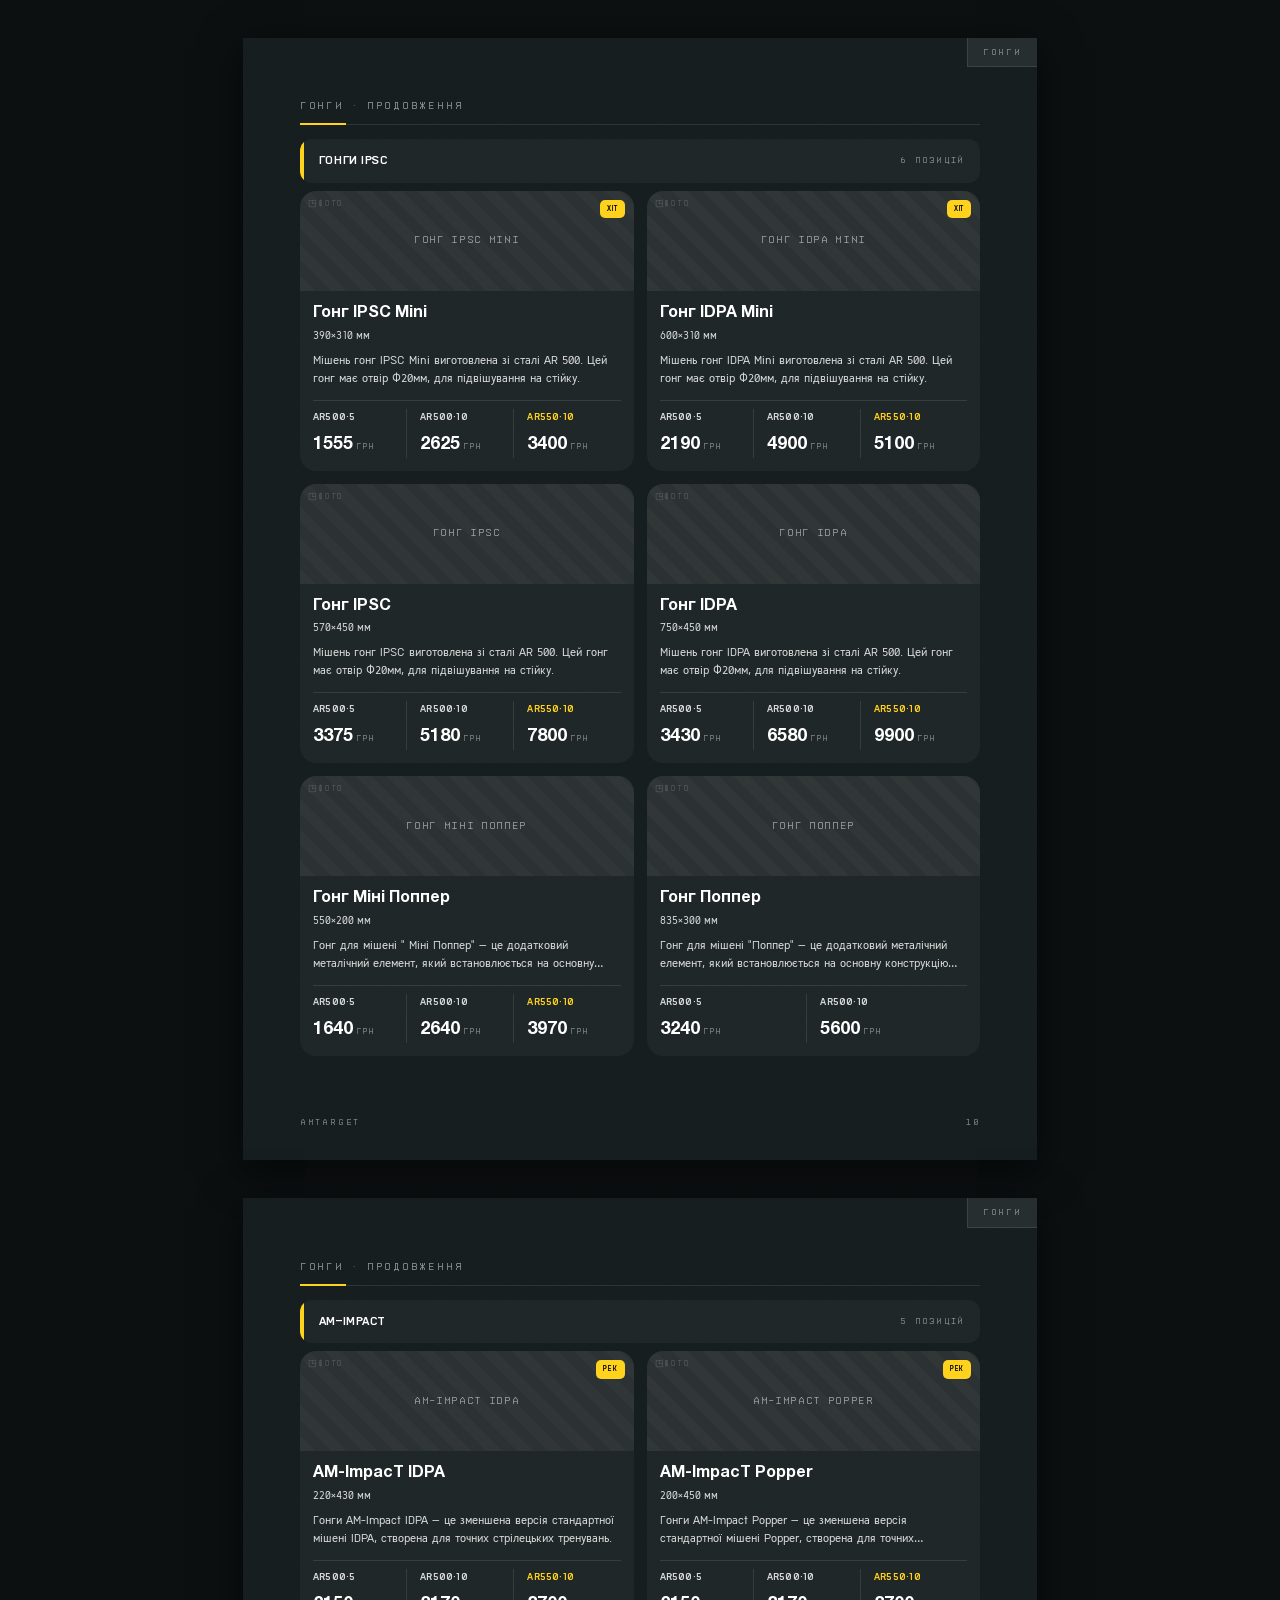
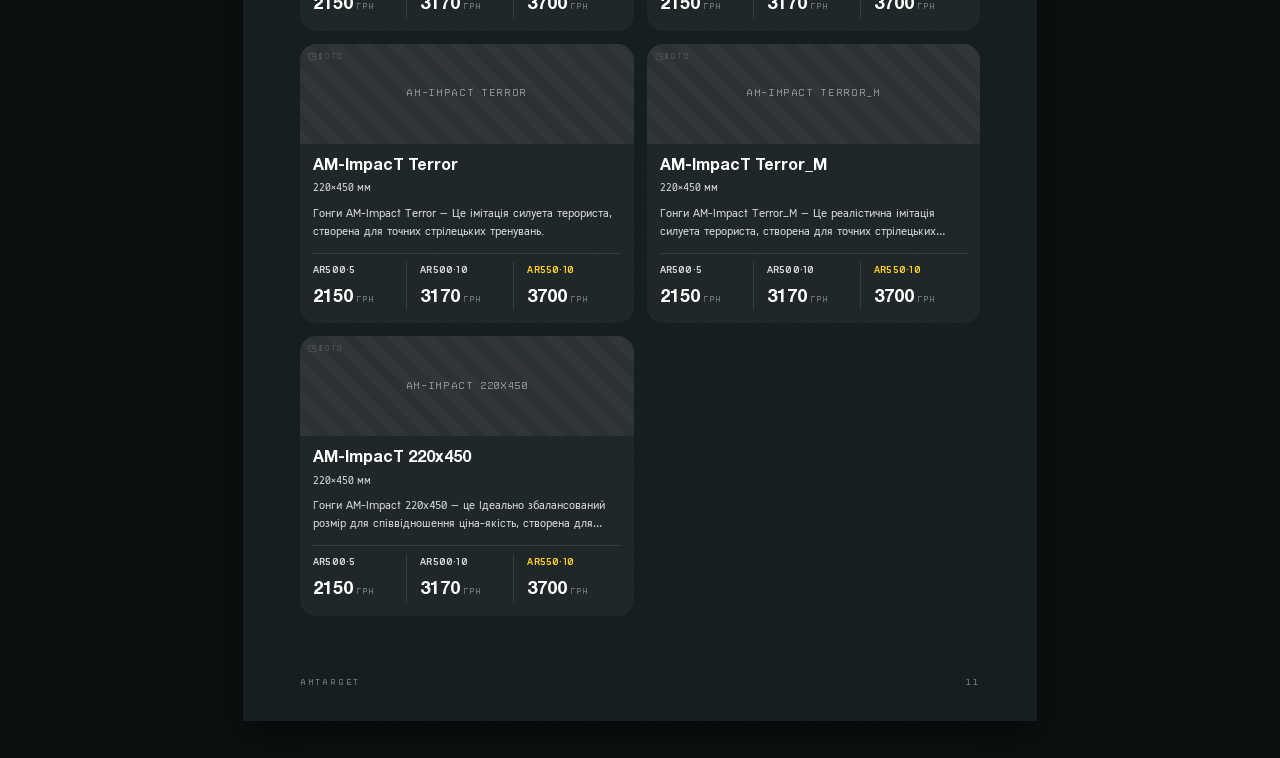
<file: target_brosh/_gongs_preview.html>
<!DOCTYPE html>
<html lang="uk"><head><meta charset="UTF-8"><meta name="viewport" content="width=device-width, initial-scale=1.0"><title>AMTarget — Каталог · Прототип</title>
<style>
/* ==========================================================================
   A.M. Target — КАТАЛОГ-БРОШУРА · тема портована з лендінгу /military/
   --------------------------------------------------------------------------
   Кольори, шрифти, радіуси, поверхні, скоси, кнопки — 1:1 з landing frame
   (style.css :root + assets/css/styles.css @font-face). Темне тло #161D1E,
   жовтий акцент #FFD21D хірургічно, зелений — для дії. Один візуальний ритм:
   поля 16mm/15mm, моно-eyebrow → заголовок → контент на кожній сторінці.
   ========================================================================== */

/* ── шрифти лендінгу (локальні woff2 у assets/fonts) ─────────────────────── */
@font-face{font-family:"HelveticaNeueCyr";font-weight:400;font-style:normal;font-display:swap;src:url("assets/fonts/HelveticaNeueCyr-Roman.woff2") format("woff2");}
@font-face{font-family:"HelveticaNeueCyr";font-weight:500;font-style:normal;font-display:swap;src:url("assets/fonts/HelveticaNeueCyr-Medium.woff2") format("woff2");}
@font-face{font-family:"HelveticaNeueCyr";font-weight:700;font-style:normal;font-display:swap;src:url("assets/fonts/HelveticaNeueCyr-Bold.woff2") format("woff2");}
@font-face{font-family:"BF_Modernista";font-weight:400 900;font-style:normal;font-display:swap;src:url("assets/fonts/BF_Modernista-Bold.woff2") format("woff2");}
@font-face{font-family:"BF_SUB_HEADLINE";font-weight:400 900;font-style:normal;font-display:swap;src:url("assets/fonts/BF_SUB_HEADLINE_BOLD.woff2") format("woff2");}
@font-face{font-family:"BF_TEXT";font-weight:400;font-style:normal;font-display:swap;src:url("assets/fonts/BF_TEXT_REGULAR.woff2") format("woff2");}
@font-face{font-family:"BF_MONO";font-weight:400;font-style:normal;font-display:swap;src:url("assets/fonts/BF_MONO_BOOK.woff2") format("woff2");}

:root{
  /* бренд-токени — 1:1 з лендінгом */
  --accent:#ffd21d; --accent-2:#ffe478;
  --green:#00a046;  --l-green:#00e569;
  --site-bg:#161d1e; --white:#fff; --black:#000; --error:#ff6363;

  /* фон «столу» під сторінками — темніший за сторінку */
  --desk:#0c1011;
  /* сторінка = тло сайту */
  --paper:var(--site-bg);

  --font-title:"BF_Modernista",sans-serif;
  --font-btn:"HelveticaNeueCyr",sans-serif;
  --font-heading:"BF_SUB_HEADLINE","BF_Modernista",sans-serif;
  --font-body:"BF_TEXT","HelveticaNeueCyr",sans-serif;
  --font-mono:"BF_MONO",ui-monospace,monospace;

  /* поверхні / обводки / текст — 1:1 з лендінгом */
  --surface-1:rgba(255,255,255,.04);
  --surface-2:rgba(255,255,255,.07);
  --surface-3:rgba(255,255,255,.10);
  --border-soft:rgba(255,255,255,.10);
  --border-hover:rgba(255,255,255,.24);
  --text:#fff;
  --text-2:rgba(255,255,255,.82);
  --text-3:rgba(255,255,255,.56);
  --accent-tint:rgba(255,210,29,.10);
  --accent-line:rgba(255,210,29,.55);
  /* «well» — плашка ТЕМНІША за тло (офіційна нота, без обводки/глоу) */
  --well:rgba(0,0,0,.26);

  --r-btn:10px; --r-block:16px; --r-shortcard:12px; --r-panel:12px;
  --cut:14px;  /* розмір скосу для великих плашок */

  /* службові аліаси під стару розмітку */
  --ink:var(--site-bg); --steel:var(--surface-2); --steel-2:var(--surface-3);
  --paper-soft:var(--surface-1); --line:var(--border-soft); --muted:var(--text-3);
}

*{box-sizing:border-box;}
html,body{margin:0;padding:0;}
body{
  font-family:var(--font-body);
  color:var(--text-2);
  background:var(--desk);
  -webkit-font-smoothing:antialiased;
  line-height:1.55;
  color-scheme:dark;
  -webkit-print-color-adjust:exact;print-color-adjust:exact;
}

/* ── сторінка A4 ───────────────────────────────────────────────────────── */
.page{
  position:relative;width:210mm;min-height:297mm;margin:10mm auto;
  background:var(--paper);color:var(--text-2);
  box-shadow:0 10px 40px rgba(0,0,0,.55);
  overflow:hidden;page-break-after:always;
  -webkit-print-color-adjust:exact;print-color-adjust:exact;
}
/* атмосфера-зерно лендінгу — тонкий шар поверх тла кожної сторінки */
.page::before{
  content:"";position:absolute;inset:0;z-index:0;pointer-events:none;opacity:.04;
  mix-blend-mode:overlay;
  background-image:url("data:image/svg+xml,%3Csvg xmlns='http://www.w3.org/2000/svg' width='160' height='160'%3E%3Cfilter id='n'%3E%3CfeTurbulence type='fractalNoise' baseFrequency='0.8' numOctaves='2'/%3E%3C/filter%3E%3Crect width='100%25' height='100%25' filter='url(%23n)'/%3E%3C/svg%3E");
}
.page>*{position:relative;z-index:1;}
.pad{padding:16mm 15mm;}

/* кутовий ярлик секції — моно-утиліта (без червоної плашки) */
.tab{position:absolute;top:0;right:0;z-index:3;background:var(--surface-2);
  color:var(--text-3);font-family:var(--font-mono);font-size:10px;letter-spacing:.18em;
  font-weight:400;padding:7px 15px 6px;text-transform:uppercase;
  border-bottom:1px solid var(--border-soft);border-left:1px solid var(--border-soft);}
.pageno{position:absolute;bottom:8mm;right:15mm;z-index:2;font-family:var(--font-mono);
  font-size:10px;color:var(--text-3);letter-spacing:.1em;}
.foot-brand{position:absolute;bottom:8mm;left:15mm;z-index:2;font-family:var(--font-mono);
  font-size:10px;color:var(--text-3);letter-spacing:.18em;text-transform:uppercase;}

/* ── типографіка ───────────────────────────────────────────────────────── */
h1,h2,h3,h4{margin:0;line-height:1.14;font-family:var(--font-btn);
  font-weight:700;letter-spacing:0;color:var(--white);}
/* моно-eyebrow (надзаголовок) — фірмова деталь лендінгу */
.kicker{font-family:var(--font-mono);font-size:11px;font-weight:400;letter-spacing:.22em;
  text-transform:uppercase;color:var(--accent);margin-bottom:12px;}
.kicker .kicker-text{margin-right:-.22em;}
.sec-title{font-family:var(--font-heading);font-weight:900;font-size:30px;line-height:1.1;
  letter-spacing:.04em;text-transform:uppercase;color:var(--white);margin-bottom:8px;}
.sec-sub{font-family:var(--font-body);font-size:13.5px;color:var(--text-3);
  max-width:64ch;margin-bottom:18px;line-height:1.55;}
p{margin:0 0 12px;color:var(--text-2);}
.lead{font-size:15px;color:var(--text);}

/* ── плейсхолдер фото (темний блюпринт) ────────────────────────────────── */
.ph{position:relative;background:
    repeating-linear-gradient(45deg,rgba(255,255,255,.035) 0 11px,rgba(255,255,255,.015) 11px 22px),
    var(--surface-1);
  border:1px dashed var(--border-soft);border-radius:var(--r-shortcard);
  display:flex;align-items:center;justify-content:center;
  color:var(--text-3);font-family:var(--font-mono);font-size:11px;letter-spacing:.06em;
  text-transform:uppercase;text-align:center;padding:8px;min-height:60px;}
.ph::after{content:"\25F3 \0424\041E\0422\041E";position:absolute;top:6px;left:8px;
  font-size:9px;color:rgba(255,255,255,.22);letter-spacing:.1em;}
.ph .ph-cap{max-width:80%;}

/* ── реальне фото (замість плейсхолдера) ───────────────────────────────── */
.shot-wrap{border-radius:var(--r-shortcard);overflow:hidden;min-height:350px;height:100%;}
.shot{display:block;width:100%;height:100%;min-height:350px;object-fit:cover;}
/* сторінка «Про компанію» — контент розподілено на всю висоту */
.page.about{display:flex;flex-direction:column;}
.page.about .pad{flex:1;display:flex;flex-direction:column;justify-content:flex-start;gap:6px;}
/* колонка тексту «Про компанію» — вертикально по центру, щоб балансувати з фото */
.about-copy{display:flex;flex-direction:column;justify-content:center;}
.about-sign{margin:16px 0 0;padding-left:14px;border-left:2px solid var(--accent-line);
  font-family:var(--font-body);font-size:12.5px;line-height:1.55;color:var(--text-3);}

/* ── блок «Повний цикл виробництва» — картки з іконками ──────────────────── */
.cyc{display:grid;grid-template-columns:repeat(3,1fr);gap:12px;margin-top:14px;}
.cyc-card{position:relative;background:var(--surface-2);
  padding:22px 18px 20px;display:flex;flex-direction:column;gap:9px;
  clip-path:shape(from 18px 0, line to 100% 0, line to 100% calc(100% - 18px),
    arc to calc(100% - 3px) calc(100% - 11px) of 4px cw, line to calc(100% - 11px) calc(100% - 3px),
    arc to calc(100% - 18px) 100% of 4px cw, line to 0 100%, line to 0 18px,
    arc to 3px 11px of 4px cw, line to 11px 3px, arc to 18px 0 of 4px cw, close);}
.cyc-card .cyc-no{position:absolute;top:14px;right:15px;font-family:var(--font-mono);font-size:11px;
  letter-spacing:.08em;color:var(--text-3);}
.cyc-card .cyc-ic{width:24px;height:24px;color:var(--accent);display:block;}
.cyc-card b{font-family:var(--font-btn);font-weight:700;font-size:15.5px;color:var(--white);margin-top:2px;}
.cyc-card .cyc-desc{font-family:var(--font-body);font-size:13px;line-height:1.45;color:var(--text-2);}
/* лаконічна стрічка етапів циклу (легша за коло-іконки) */
.flow{display:flex;flex-wrap:wrap;align-items:center;gap:8px 6px;margin:16px 0 4px;
  padding:15px 18px;border:1px solid var(--border-soft);border-radius:var(--r-panel);background:var(--surface-1);}
.flow b{font-family:var(--font-btn);font-weight:700;font-size:13.5px;color:var(--white);}
.flow i{font-style:normal;color:var(--accent);margin:0 5px;font-size:12px;}

/* ── розділювач (фірмовий скос-шов лендінгу) ───────────────────────────── */
.rule{height:9px;margin:18px 0;background:url("assets/img/divider.svg") no-repeat center/100% 100%;
  border:0;opacity:.9;}

/* ========================================================================
   ОБКЛАДИНКА — журнальний кавер: маст-хед зверху, фото-герой по центру,
   великий заголовок унизу (натхнення — обкладинка журналу)
   ======================================================================== */
.cover{background:var(--site-bg);color:var(--white);}
.cover::before{display:none;}  /* без зерна-overlay поверх фото — фото чисте */
.cover-stage{position:relative;width:100%;height:297mm;overflow:hidden;
  background:radial-gradient(120% 78% at 50% 36%,#1d2728 0%,var(--site-bg) 58%,#10191a 100%);}
/* фото-герой: чорне тло рендера зливається з сірим слайдом через blend «lighten» */
.cover-photo{position:absolute;inset:0;width:100%;height:100%;
  object-fit:cover;object-position:center 58%;z-index:1;}
/* скрім під заголовком — затемнення + легкий блюр фото, м'яко згасає вгору */
.cover-scrim{position:absolute;left:0;right:0;bottom:0;height:58%;z-index:2;pointer-events:none;
  background:linear-gradient(180deg,rgba(14,20,21,0) 0%,rgba(14,20,21,.62) 28%,rgba(14,20,21,.86) 50%,rgba(14,20,21,.97) 74%,var(--site-bg) 100%);
  -webkit-backdrop-filter:blur(6px);backdrop-filter:blur(6px);
  -webkit-mask-image:linear-gradient(180deg,transparent 0%,#000 30%);
  mask-image:linear-gradient(180deg,transparent 0%,#000 30%);}

/* ── верх: лого (без дубль-напису) + бейдж випуску + видимі теги-пігулки ──── */
.cover-top{position:absolute;left:0;right:0;top:0;z-index:5;padding:14mm 15mm 0;}
.cover-bar{display:flex;justify-content:space-between;align-items:center;}
.cover-bar .blogo{height:54px;width:auto;display:block;}
.cover-issue{flex:none;display:inline-flex;align-items:center;background:var(--accent);color:var(--black);
  padding:8px 15px;
  clip-path:shape(from 11px 0, line to 100% 0, line to 100% calc(100% - 11px),
    arc to calc(100% - 2px) calc(100% - 7px) of 3px cw, line to calc(100% - 7px) calc(100% - 2px),
    arc to calc(100% - 11px) 100% of 3px cw, line to 0 100%, line to 0 11px,
    arc to 2px 7px of 3px cw, line to 7px 2px, arc to 11px 0 of 3px cw, close);}
.cover-issue b{font-family:var(--font-heading);font-weight:900;font-size:13px;letter-spacing:.1em;
  text-transform:uppercase;color:var(--black);line-height:1;padding-left:.1em;}
.cover-issue span{font-family:var(--font-heading);font-weight:900;font-size:13px;letter-spacing:.06em;
  color:var(--black);line-height:1;margin-left:10px;padding-left:10px;border-left:1.5px solid rgba(0,0,0,.32);}
.cover-tags{display:flex;flex-wrap:wrap;gap:9px;margin-top:20px;}
.cover-tags span{display:inline-flex;align-items:center;gap:9px;font-family:var(--font-btn);
  font-weight:500;font-size:11.5px;letter-spacing:.02em;color:var(--white);
  background:rgba(255,255,255,.09);padding:9px 17px;
  clip-path:shape(from 11px 0, line to 100% 0, line to 100% calc(100% - 11px),
    arc to calc(100% - 2px) calc(100% - 7px) of 3px cw, line to calc(100% - 7px) calc(100% - 2px),
    arc to calc(100% - 11px) 100% of 3px cw, line to 0 100%, line to 0 11px,
    arc to 2px 7px of 3px cw, line to 7px 2px, arc to 11px 0 of 3px cw, close);}
.cover-tags span::before{content:"";width:6px;height:6px;border-radius:50%;background:var(--accent);
  box-shadow:0 0 0 3px var(--accent-tint);}

/* ── низ: тег → великий заголовок поверх фото → лід → стрічка цифр ───────── */
.cover-foot{position:absolute;left:0;right:0;bottom:0;z-index:5;padding:0 15mm 16mm;}
.cover-tagline{display:inline-block;font-family:var(--font-heading);font-weight:900;font-size:13px;
  letter-spacing:.18em;text-transform:uppercase;color:rgba(255,255,255,.92);margin-bottom:16px;
  padding-left:.18em;}
.cover-tagline i{font-style:normal;color:var(--accent);margin:0 .55em;font-weight:700;}
/* заливка-плашки: темний текст «вибито» з білої/жовтої смуги; скоси в різні боки */
.cover-title{position:relative;font-family:var(--font-title);font-weight:900;font-size:90px;
  line-height:1;letter-spacing:.004em;text-transform:uppercase;}
.cover-title .ct-1,.cover-title .ct-2{display:inline-block;padding:.12em .2em .08em;color:var(--black);
  clip-path:shape(from 20px 0, line to 100% 0, line to 100% calc(100% - 20px),
    arc to calc(100% - 4px) calc(100% - 12px) of 5px cw, line to calc(100% - 12px) calc(100% - 4px),
    arc to calc(100% - 20px) 100% of 5px cw, line to 0 100%, line to 0 20px,
    arc to 4px 12px of 5px cw, line to 12px 4px, arc to 20px 0 of 5px cw, close);}
.cover-title .ct-1{background:#fff;}
.cover-title .ct-2{background:var(--accent);margin-top:.07em;}
.cover-strip{display:flex;margin-top:30px;border-top:1px solid var(--border-hover);
  border-bottom:1px solid var(--border-hover);}
.cover-strip div{flex:1;padding:14px 6px;text-align:center;border-right:1px solid var(--border-soft);}
.cover-strip div:last-child{border-right:none;}
.cover-strip b{display:block;font-family:var(--font-btn);font-weight:700;font-size:22px;color:var(--white);
  margin-bottom:4px;}
.cover-strip span{font-family:var(--font-btn);font-weight:500;font-size:10.5px;letter-spacing:.02em;
  color:var(--text-2);line-height:1.3;display:block;}

/* ── логотип-вордмарк (контактна сторінка тощо) ──────────────────────────── */
.logo{display:flex;align-items:center;gap:12px;font-family:var(--font-heading);font-weight:900;
  font-size:24px;letter-spacing:.06em;text-transform:uppercase;color:var(--white);}
.logo .logo-img{height:46px;width:auto;display:block;}
.logo small{display:block;font-family:var(--font-mono);font-size:9px;letter-spacing:.34em;
  color:var(--text-3);font-weight:400;margin-top:3px;}

/* ── helpers / сітки ───────────────────────────────────────────────────── */
.grid-2{display:grid;grid-template-columns:1fr 1fr;gap:22px;}
.grid-3{display:grid;grid-template-columns:repeat(3,1fr);gap:10px;}
.grid-12{display:grid;grid-template-columns:1.1fr 1fr;gap:26px;align-items:center;}

/* статистика — поверхневі плитки (тонка обводка, моно-лейбл) */
.stat-row{display:flex;gap:12px;margin:20px 0;}
.stat{flex:1;background:var(--surface-1);border:1px solid var(--border-soft);
  border-radius:var(--r-panel);padding:15px 12px;text-align:center;}
.stat b{display:block;font-family:var(--font-btn);font-weight:700;font-size:24px;color:var(--white);}
.stat span{font-family:var(--font-mono);font-size:9.5px;letter-spacing:.1em;color:var(--text-3);text-transform:uppercase;}

/* реєстр-список (тонкі лінії, без коробок) */
.bullets{list-style:none;padding:0;margin:14px 0;}
.bullets li{padding:8px 0 8px 22px;position:relative;border-bottom:1px solid var(--border-soft);
  font-size:13.5px;color:var(--text-2);}
.bullets li::before{content:"";position:absolute;left:2px;top:14px;width:7px;height:7px;
  background:var(--accent);transform:rotate(45deg);}

/* цикл виробництва */
.cycle{display:flex;gap:0;margin:12px 0 4px;}
.cycle .step{flex:1;text-align:center;position:relative;padding:0 4px;}
.cycle .step .ic{width:54px;height:54px;margin:0 auto 9px;border-radius:50%;
  border:1px solid var(--border-soft);background:var(--surface-1);display:flex;align-items:center;
  justify-content:center;font-size:22px;color:var(--accent);}
.cycle .step b{display:block;font-family:var(--font-btn);font-weight:700;font-size:12px;color:var(--white);}
.cycle .step span{font-family:var(--font-mono);font-size:9.5px;color:var(--text-3);letter-spacing:.04em;}
.cycle .step:not(:last-child)::after{content:"";position:absolute;top:24px;right:-5px;width:7px;height:7px;
  border-top:1.5px solid var(--accent);border-right:1.5px solid var(--accent);transform:rotate(45deg);}

/* ── таблиці ───────────────────────────────────────────────────────────── */
table.tbl{width:100%;border-collapse:collapse;font-size:12.5px;margin:6px 0 14px;
  border:1px solid var(--border-soft);border-radius:var(--r-panel);overflow:hidden;}
table.tbl th{background:var(--surface-2);color:var(--text-2);text-align:left;padding:10px 11px;
  font-family:var(--font-mono);font-size:10px;letter-spacing:.08em;text-transform:uppercase;font-weight:400;
  border-bottom:1px solid var(--border-soft);}
table.tbl td{padding:9px 11px;border-bottom:1px solid var(--border-soft);color:var(--text-2);}
table.tbl tr:last-child td{border-bottom:none;}
table.tbl tr:nth-child(even) td{background:var(--surface-1);}
table.tbl .hl{color:var(--accent);font-weight:700;}
table.tbl tr.trow-img td{padding:6px;vertical-align:middle;background:var(--surface-1);}
table.tbl tr.trow-desc td{font-size:11px;line-height:1.45;color:var(--text-3);vertical-align:top;}
table.tbl tr.trow-desc td b{color:var(--white);}
.timg{min-height:80px;border-radius:var(--r-shortcard);margin:0;}

/* нота — «well»: плашка темніша за тло, тонка акцент-лінія зліва */
.note{position:relative;overflow:hidden;font-family:var(--font-body);font-size:11.5px;color:var(--text-3);
  background:var(--well);border-radius:var(--r-panel);
  padding:11px 14px 11px 18px;margin:12px 0;line-height:1.55;}
.note::before{content:"";position:absolute;left:0;top:0;bottom:0;width:3px;background:var(--accent-line);}
.note b{color:var(--text-2);}

/* переваги «чому сталь» */
.benefits{display:grid;grid-template-columns:repeat(4,1fr);gap:10px;margin:4px 0 16px;}
.benefits>div{border:1px solid var(--border-soft);border-radius:var(--r-shortcard);padding:13px 11px;
  text-align:center;background:var(--surface-1);}
.benefits .bic{font-size:22px;line-height:1;margin-bottom:8px;color:var(--accent);}
.benefits b{display:block;font-family:var(--font-btn);font-weight:700;font-size:12.5px;
  margin-bottom:4px;color:var(--white);}
.benefits span{font-family:var(--font-body);font-size:10.5px;color:var(--text-3);line-height:1.4;}

/* картки сталі */
.steel-notes{display:grid;grid-template-columns:repeat(3,1fr);gap:12px;margin-top:8px;}
.steel-notes>div{border:1px solid var(--border-soft);border-radius:var(--r-panel);
  padding:12px;background:var(--surface-1);}
.steel-notes>div.ar550{border-color:var(--accent-line);background:var(--accent-tint);}
.steel-notes .sn-img{min-height:84px;border-radius:var(--r-shortcard);margin-bottom:10px;}
.steel-notes .flag{margin-bottom:8px;}
.steel-notes p{margin:0;font-family:var(--font-body);font-size:11.5px;line-height:1.5;color:var(--text-3);}
.steel-notes b{color:var(--white);}

/* картка-товар (узагальнена) */
.card{border:1px solid var(--border-soft);border-radius:var(--r-shortcard);background:var(--surface-1);overflow:hidden;}
.card>.ph{border:none;border-radius:0;border-bottom:1px solid var(--border-soft);min-height:96px;}
.card .body{padding:11px;}
.card h4{font-family:var(--font-btn);font-weight:700;font-size:14px;margin-bottom:3px;color:var(--white);}
.card .spec{font-family:var(--font-mono);font-size:11px;color:var(--text-3);}

/* прапорці-пігулки марок сталі */
.flag{display:inline-block;font-family:var(--font-btn);font-size:9px;font-weight:500;letter-spacing:.04em;
  text-transform:uppercase;padding:3px 8px;border-radius:6px;}
.flag.ar550{background:var(--accent);color:var(--black);}
.flag.steel{background:var(--surface-3);color:var(--text-2);}

/* ===== featured TOP cards ===== */
.hero-row{display:grid;grid-template-columns:1fr 1fr;gap:12px;margin:6px 0 12px;}
.hero{border:1px solid var(--border-soft);border-radius:var(--r-block);overflow:hidden;
  background:var(--surface-1);display:flex;flex-direction:column;}
.hero-img{position:relative;min-height:150px;border:none;border-radius:0;
  border-bottom:1px solid var(--border-soft);}
.hero-badge{position:absolute;top:10px;right:10px;z-index:2;font-family:var(--font-btn);font-size:9px;
  font-weight:500;letter-spacing:.05em;text-transform:uppercase;padding:4px 9px;border-radius:6px;}
.hero-badge.top{background:var(--accent);color:var(--black);}
.hero-badge.rec{background:var(--surface-3);color:var(--text-2);}
.hero-body{padding:13px 14px 14px;display:flex;flex-direction:column;flex:1;}
.hero-body h3{font-family:var(--font-btn);font-weight:700;font-size:16px;line-height:1.16;color:var(--white);}
.hero-body .meta{display:flex;flex-wrap:wrap;align-items:center;gap:6px;margin:7px 0;}
.hero-desc{font-family:var(--font-body);font-size:11.5px;line-height:1.5;color:var(--text-3);margin:0 0 11px;flex:1;}
.hero-price{margin-top:auto;}
body.req .hero[data-toggle] .price{display:none;}
body.req .hero[data-toggle] .price-req{display:inline;}

/* ===== category product LIST ===== */
.catbar{position:relative;overflow:hidden;display:flex;justify-content:space-between;align-items:center;
  background:var(--surface-1);border-radius:var(--r-panel);
  padding:11px 16px 11px 19px;margin:14px 0 8px;font-family:var(--font-heading);font-weight:900;font-size:14px;
  letter-spacing:.04em;text-transform:uppercase;color:var(--white);}
.catbar::before{content:"";position:absolute;left:0;top:0;bottom:0;width:4px;background:var(--accent);}
.catbar span{font-family:var(--font-mono);font-weight:400;font-size:10px;letter-spacing:.12em;
  text-transform:uppercase;color:var(--text-3);}
.runhdr{font-family:var(--font-mono);font-size:11px;font-weight:400;text-transform:uppercase;
  letter-spacing:.16em;color:var(--text-3);border-bottom:1px solid var(--border-soft);
  padding-bottom:9px;margin-bottom:14px;position:relative;}
.runhdr::after{content:"";position:absolute;left:0;bottom:-1px;width:46px;height:2px;background:var(--accent);}
.plist.one{border:1px solid var(--border-soft);border-radius:var(--r-block);overflow:hidden;
  background:var(--surface-1);margin-bottom:10px;}
.prow{display:grid;grid-template-columns:88px 1fr auto;gap:16px;align-items:center;padding:13px 14px;}
.plist.one .prow+.prow{border-top:1px solid var(--border-soft);}
.thumb{width:88px;height:88px;border-radius:var(--r-shortcard);border:1px dashed var(--border-soft);
  position:relative;background:
    repeating-linear-gradient(45deg,rgba(255,255,255,.04) 0 9px,rgba(255,255,255,.012) 9px 18px),
    var(--surface-1);}
.thumb::after{content:"\25F3";position:absolute;inset:0;display:flex;align-items:center;
  justify-content:center;color:rgba(255,255,255,.24);font-size:20px;}
.pinfo h4{font-family:var(--font-btn);font-weight:700;font-size:15px;line-height:1.2;color:var(--white);}
.pdesc{margin:7px 0 0;font-family:var(--font-body);font-size:11.5px;line-height:1.45;color:var(--text-3);max-width:52ch;}
.meta{display:flex;flex-wrap:wrap;align-items:center;gap:6px;margin-top:5px;}
.meta .sku{font-family:var(--font-mono);font-size:9.5px;font-weight:400;letter-spacing:.04em;
  color:var(--text-3);border:1px solid var(--border-soft);border-radius:5px;padding:2px 6px;}
.meta .dim{font-family:var(--font-mono);font-size:11px;color:var(--text-3);}
.chip{font-family:var(--font-btn);font-size:8.5px;font-weight:500;letter-spacing:.03em;text-transform:uppercase;
  color:var(--text-2);background:var(--surface-3);border-radius:5px;padding:3px 6px;}
.chip.ar550{background:var(--accent);color:var(--black);}
.pprice{text-align:right;white-space:nowrap;}
.price{font-family:var(--font-btn);font-size:14.5px;font-weight:700;color:var(--white);}
.price small{font-family:var(--font-mono);font-size:9.5px;color:var(--text-3);font-weight:400;margin-left:2px;}
.price-req{display:none;font-family:var(--font-mono);font-size:10.5px;font-weight:400;color:var(--accent);
  letter-spacing:.04em;text-transform:uppercase;}
body.req .prow[data-toggle] .price{display:none;}
body.req .prow[data-toggle] .price-req{display:inline;}
.modehint{display:inline-block;font-family:var(--font-mono);font-size:10px;font-weight:400;letter-spacing:.1em;
  text-transform:uppercase;color:var(--accent);border:1px dashed var(--accent-line);border-radius:6px;
  padding:4px 9px;margin-bottom:4px;}

/* розбивка цін за маркою сталі */
.prow.brk{align-items:start;}
.prow.brk .pinfo{padding-top:4px;}
.prow.brk .price,.hero-price .price{display:flex;flex-direction:column;gap:0;min-width:172px;
  border:1px solid var(--border-soft);border-radius:var(--r-shortcard);overflow:hidden;}
.psteel{display:flex;justify-content:space-between;align-items:center;gap:12px;padding:6px 10px;
  border-bottom:1px solid var(--border-soft);}
.psteel:last-child{border-bottom:none;}
.psteel.pshead{background:var(--surface-2);padding:5px 10px;}
.psteel.pshead .ps-h{font-family:var(--font-mono);font-size:8.5px;font-weight:400;letter-spacing:.1em;
  text-transform:uppercase;color:var(--text-3);}
.psteel:not(.pshead):nth-child(odd){background:var(--surface-1);}
.psteel .chip{min-width:70px;text-align:center;}
.ps-val{font-family:var(--font-btn);font-size:14px;font-weight:700;color:var(--white);}
.ps-val small{font-family:var(--font-mono);font-size:9px;color:var(--text-3);font-weight:400;margin-left:2px;}

/* ========================================================================
   СТОРІНКА «ДЛЯ ВІЙСЬКОВИХ» — те саме тло, тонка акцент-рамка зверху
   ======================================================================== */
.page.mil{background:
    radial-gradient(120% 70% at 72% 0%,rgba(255,210,29,.05),transparent 60%),
    var(--site-bg);}
.page.mil::after{content:"";position:absolute;top:0;left:0;right:0;height:3px;background:var(--accent);z-index:2;}
.page.mil .kicker{color:var(--accent);}
.mil-stats{display:flex;gap:12px;margin:18px 0;}
.mil-stats div{flex:1;border:1px solid var(--border-soft);border-radius:var(--r-panel);
  padding:13px 8px;text-align:center;background:var(--surface-1);}
.mil-stats b{display:block;font-family:var(--font-btn);font-weight:700;font-size:22px;color:var(--white);}
.mil-stats span{font-family:var(--font-mono);font-size:9.5px;letter-spacing:.09em;text-transform:uppercase;color:var(--text-3);}
.mil-units{display:flex;flex-wrap:wrap;gap:8px;margin:10px 0 4px;}
.mil-units .u{border:1px solid var(--border-soft);background:var(--surface-1);border-radius:var(--r-btn);
  padding:8px 12px;font-family:var(--font-body);font-size:12px;color:var(--text-2);}
.mil-cols{display:grid;grid-template-columns:1fr 1fr;gap:22px;margin-top:6px;}
.mil-list{list-style:none;padding:0;margin:8px 0;}
.mil-list li{padding:7px 0 7px 22px;position:relative;border-bottom:1px solid var(--border-soft);
  font-size:12.5px;color:var(--text-2);}
.mil-list li::before{content:"";position:absolute;left:2px;top:13px;width:7px;height:7px;
  background:var(--accent);transform:rotate(45deg);}
.mil-list b{color:var(--white);}
.mil-flag{display:inline-block;font-family:var(--font-btn);font-size:8.5px;font-weight:500;letter-spacing:.05em;
  text-transform:uppercase;padding:3px 7px;border-radius:6px;background:var(--accent);color:var(--black);margin-left:5px;}
.mil-quote{position:relative;overflow:hidden;background:var(--well);
  border-radius:var(--r-panel);padding:11px 14px 11px 18px;margin:8px 0;
  font-family:var(--font-body);font-size:12.5px;color:var(--text-2);font-style:italic;}
.mil-quote::before{content:"";position:absolute;left:0;top:0;bottom:0;width:3px;background:var(--accent-line);}
.mil-quote b{display:block;font-style:normal;font-family:var(--font-mono);color:var(--text-3);
  font-size:10.5px;letter-spacing:.06em;margin-top:6px;text-transform:uppercase;}
/* CTA — велика плашка зі скосами (TR + BL) */
.mil-cta{display:flex;justify-content:space-between;align-items:center;
  border:1px solid var(--border-soft);background:var(--surface-1);padding:16px 18px;margin-top:16px;
  border-radius:var(--r-block);}
.mil-cta .big{font-family:var(--font-btn);font-weight:700;font-size:18px;color:var(--white);}
.mil-cta .big.phone{color:var(--accent);}

/* ── безпека: ghost-номери + тонкі лінії ──────────────────────────────── */
.safety{counter-reset:s;list-style:none;padding:0;margin:8px 0;}
.safety li{position:relative;padding:13px 0 13px 56px;border-bottom:1px solid var(--border-soft);
  font-size:13.5px;color:var(--text-2);min-height:46px;display:flex;align-items:center;}
.safety li::before{counter-increment:s;content:counter(s,decimal-leading-zero);position:absolute;left:0;top:50%;
  transform:translateY(-50%);font-family:var(--font-heading);font-weight:900;font-size:28px;
  color:var(--accent);opacity:.85;width:42px;}

/* ── задня обкладинка ─────────────────────────────────────────────────── */
.back{background:radial-gradient(120% 80% at 50% 0%,#1c2526,#0f1415 72%),var(--site-bg);color:var(--white);}
.back::before{display:none;}
.back .pad{height:297mm;display:flex;flex-direction:column;justify-content:space-between;padding:24mm 15mm;}
.back .c-grid{display:grid;grid-template-columns:1.2fr 1fr;gap:30px;margin-top:22px;}
.back .c-item{margin-bottom:16px;border-bottom:1px solid var(--border-soft);padding-bottom:14px;}
.back .c-item span{display:block;font-family:var(--font-mono);font-size:10px;letter-spacing:.18em;
  text-transform:uppercase;color:var(--text-3);margin-bottom:4px;}
.back .c-item b{font-family:var(--font-btn);font-weight:700;font-size:18px;color:var(--white);}
.back .qr{width:120px;height:120px;background:var(--white);border-radius:var(--r-panel);display:flex;
  align-items:center;justify-content:center;color:#555;font-family:var(--font-mono);font-size:10px;text-align:center;}
.back .proof{display:flex;border-top:1px solid var(--border-soft);padding-top:18px;margin-top:10px;}
.back .proof div{flex:1;border-right:1px solid var(--border-soft);text-align:center;padding:0 6px;}
.back .proof div:last-child{border-right:none;}
.back .proof b{display:block;font-family:var(--font-btn);font-weight:700;font-size:22px;color:var(--white);}
.back .proof span{font-family:var(--font-mono);font-size:9.5px;color:var(--text-3);letter-spacing:.12em;text-transform:uppercase;}

/* ── кнопки (дизайн-система лендінгу) ─────────────────────────────────── */
.btn{position:relative;display:inline-flex;align-items:center;justify-content:center;gap:10px;
  min-height:48px;padding:0 26px;border:1px solid transparent;border-radius:var(--r-btn);
  font-family:var(--font-btn);font-weight:500;font-size:15px;line-height:1.2;letter-spacing:.02em;
  text-align:center;text-transform:none;cursor:pointer;text-decoration:none;}
.btn-arrow{flex:0 0 auto;width:9px;height:9px;border-top:1px solid currentColor;
  border-right:1px solid currentColor;transform:rotate(45deg);}
.btn--primary{background:var(--accent);border-color:var(--accent);color:var(--black);}
.btn--green{background:var(--green);border-color:var(--green);color:var(--white);}
.btn--outline{background:transparent;border-color:var(--border-hover);color:var(--white);}

/* ── панель керування (прототип) ──────────────────────────────────────── */
.controls{position:fixed;top:14px;right:14px;z-index:999;background:#101617;color:var(--white);
  border:1px solid var(--border-soft);border-radius:var(--r-panel);padding:13px 14px;
  box-shadow:0 10px 36px rgba(0,0,0,.5);font-family:var(--font-body);font-size:12px;width:248px;}
.controls .ctl-toggle{display:flex;align-items:center;justify-content:space-between;gap:10px;width:100%;
  background:transparent;border:none;padding:0;margin:0 0 9px;cursor:pointer;}
.controls h5{margin:0;font-family:var(--font-mono);font-size:10px;letter-spacing:.16em;
  text-transform:uppercase;color:var(--accent);font-weight:400;}
.controls .ctl-caret{color:var(--text-3);font-size:11px;line-height:1;transition:transform .2s ease;}
.controls.collapsed{padding-bottom:13px;}
.controls.collapsed .ctl-toggle{margin-bottom:0;}
.controls.collapsed .ctl-caret{transform:rotate(-90deg);}
.controls .ctl-body{overflow:hidden;}
.controls.collapsed .ctl-body{display:none;}
.controls .seg{display:flex;background:var(--surface-2);border-radius:var(--r-btn);overflow:hidden;margin-bottom:9px;
  border:1px solid var(--border-soft);}
.controls .seg button{flex:1;border:none;background:transparent;color:var(--text-3);padding:9px 6px;
  font-family:var(--font-btn);font-size:11px;cursor:pointer;font-weight:500;}
.controls .seg button.on{background:var(--accent);color:var(--black);}
.controls .hint{font-family:var(--font-body);font-size:10px;color:var(--text-3);line-height:1.45;margin:6px 0 0;}
.controls .print{width:100%;margin-top:9px;background:var(--white);color:var(--site-bg);border:none;
  padding:10px;border-radius:var(--r-btn);font-family:var(--font-btn);font-weight:500;cursor:pointer;font-size:12px;}

/* ========================================================================
   LITE — спек-таблиця підкатегорії (товари різняться розміром і ціною)
   Подаємо розмірний ряд таблицею, а не картками. Тонкі лінії, жовтий
   хірургічно, шапка — BF_SUB_HEADLINE uppercase (читабельніше за моно).
   ======================================================================== */
.lite .pt-lead{display:grid;grid-template-columns:148px 1fr;gap:16px;align-items:center;margin:12px 0 16px;}
.lite .pt-img{min-height:106px;border-radius:var(--r-shortcard);}
.lite .pt-note{margin:0;font-family:var(--font-body);font-size:12.5px;line-height:1.55;color:var(--text-2);}
.lite .ptbl{margin:4px 0 0;}
.lite .ptbl-cur{font-family:var(--font-heading);font-weight:900;font-size:10px;letter-spacing:.1em;
  text-transform:uppercase;color:var(--text-3);text-align:right;margin-bottom:9px;}
.lite .ptbl-cur b{color:var(--accent);font-weight:900;}
.lite .ptr{display:grid;grid-template-columns:1fr 88px 88px 88px;align-items:center;column-gap:6px;
  padding:12px 8px;border-bottom:1px solid var(--border-soft);}
.lite .ptr:last-child{border-bottom:none;}
.lite .ptr.head{padding:0 8px 10px;border-bottom:1px solid var(--border-hover);}
.lite .pt-h{font-family:var(--font-heading);font-weight:900;font-size:11px;letter-spacing:.05em;
  text-transform:uppercase;color:var(--text-3);text-align:right;}
.lite .pt-h.size{text-align:left;color:var(--text-2);}
.lite .pt-h.prem{color:var(--accent);}
.lite .pt-size{font-family:var(--font-btn);font-weight:700;font-size:16px;color:var(--white);
  display:flex;align-items:center;gap:9px;}
.lite .pt-val{font-family:var(--font-btn);font-weight:700;font-size:15px;color:var(--text);text-align:right;
  font-variant-numeric:tabular-nums;}
.lite .pt-val.dash{color:var(--text-3);font-weight:400;}
.lite .pt-tag{font-family:var(--font-heading);font-weight:900;font-size:8px;letter-spacing:.1em;
  text-transform:uppercase;color:var(--black);background:var(--accent);padding:3px 7px;border-radius:5px;}
.lite .ptbl-foot{margin-top:11px;border-top:1px solid var(--border-soft);padding-top:9px;
  font-family:var(--font-body);font-size:11px;line-height:1.5;color:var(--text-3);}
.lite .ptbl-foot b{color:var(--text-2);}
/* щільніша таблиця для довгих рядів + підзаголовки груп усередині таблиці */
.lite .ptbl.compact .ptr{padding:9px 8px;}
.lite .ptr.sub{grid-template-columns:1fr;padding:13px 8px 5px;border-bottom:none;}
.lite .ptr.sub .pt-grp{font-family:var(--font-heading);font-weight:900;font-size:10px;letter-spacing:.12em;
  text-transform:uppercase;color:var(--accent);}
.lite .ptr.sub .pt-grp small{margin-left:9px;font-family:var(--font-body);font-weight:400;font-size:10.5px;
  letter-spacing:0;text-transform:none;color:var(--text-3);}
/* тип-банда: представницьке фото типу + назва + короткий опис, далі рядки розмірів */
.lite .ptg{margin-top:15px;padding-top:14px;border-top:1px solid var(--border-soft);}
.lite .ptg.first{border-top:none;padding-top:2px;margin-top:8px;}
.lite .ptg-head{display:grid;grid-template-columns:88px 1fr;gap:15px;align-items:center;margin-bottom:6px;}
.lite .ptg-img{min-height:74px;border-radius:var(--r-shortcard);}
.lite .ptg-meta b{display:block;font-family:var(--font-heading);font-weight:900;font-size:13.5px;
  letter-spacing:.05em;text-transform:uppercase;color:var(--accent);margin-bottom:4px;}
.lite .ptg-meta span{font-family:var(--font-body);font-size:11.5px;line-height:1.45;color:var(--text-2);}

/* ── ЧИСТА КАРТКА (різні товари: IPSC, AM-ImpacT, установки, обладнання, запчастини) ── */
.lite .pgrid{display:grid;grid-template-columns:1fr 1fr;gap:13px;margin:8px 0 0;}
.lite .pgrid.g3{grid-template-columns:repeat(3,1fr);gap:11px;}
.lite .pcard{position:relative;display:flex;flex-direction:column;background:var(--surface-1);
  border-radius:var(--r-block);overflow:hidden;}
.lite .pcard-img{position:relative;min-height:100px;border:none;border-radius:0;}
.lite .g3 .pcard-img{min-height:92px;}
.lite .pcard-tag{position:absolute;top:9px;right:9px;z-index:2;font-family:var(--font-heading);font-weight:900;
  font-size:8px;letter-spacing:.1em;text-transform:uppercase;color:var(--black);background:var(--accent);
  padding:3px 7px;border-radius:5px;}
.lite .pcard-body{display:flex;flex-direction:column;flex:1;padding:12px 13px 13px;}
.lite .pcard h4{font-family:var(--font-btn);font-weight:700;font-size:16px;line-height:1.16;color:var(--white);}
.lite .pcard .pc-meta{font-family:var(--font-body);font-size:11px;color:var(--text-2);margin:7px 0 0;line-height:1.4;}
.lite .pcard .pc-desc{font-family:var(--font-body);font-size:12px;line-height:1.5;color:var(--text-2);margin:8px 0 12px;display:-webkit-box;-webkit-line-clamp:2;-webkit-box-orient:vertical;overflow:hidden;}
.lite .pc-price{margin-top:auto;border-top:1px solid var(--border-soft);padding-top:8px;}
.lite .pc-cur{display:block;font-family:var(--font-heading);font-weight:900;font-size:8.5px;letter-spacing:.1em;
  text-transform:uppercase;color:var(--text-3);text-align:left;margin-bottom:8px;}
.lite .pc-cur b{color:var(--accent);}
.lite .pc-prow{display:flex;justify-content:space-between;align-items:baseline;padding:2px 0;}
.lite .pc-steel{font-family:var(--font-heading);font-weight:900;font-size:10.5px;color:var(--text-3);letter-spacing:.04em;text-transform:uppercase;}
.lite .pc-steel.prem{color:var(--accent);}
.lite .pc-val{font-family:var(--font-btn);font-weight:700;font-size:14px;color:var(--text);font-variant-numeric:tabular-nums;}
.lite .pc-big{font-family:var(--font-btn);font-weight:700;font-size:19px;color:var(--white);}
.lite .pc-strip{display:flex;flex-wrap:wrap;row-gap:9px;}
.lite .pc-col{flex:1;padding-left:13px;}
.lite .pc-col:first-child{padding-left:0;}
.lite .pc-col+.pc-col{border-left:1px solid var(--border-soft);}
.lite .pc-g{display:block;font-family:var(--font-heading);font-weight:900;font-size:11.5px;letter-spacing:.02em;
  text-transform:uppercase;color:var(--text-2);margin-bottom:6px;white-space:nowrap;}
.lite .pc-v{font-family:var(--font-btn);font-weight:700;font-size:18px;color:var(--white);font-variant-numeric:tabular-nums;line-height:1;white-space:nowrap;}
.lite .pc-u{font-family:var(--font-mono);font-size:9.5px;font-weight:400;color:var(--text-3);margin-left:3px;letter-spacing:0;}
.lite .pc-col.solo .pc-v{font-size:23px;}
.lite .pc-col.prem .pc-g{color:var(--accent);}
.lite .pc-noprice{margin-top:auto;font-family:var(--font-mono);font-size:10.5px;color:var(--accent);
  border-top:1px solid var(--border-soft);padding-top:9px;text-transform:uppercase;letter-spacing:.05em;}
@media print{
  body{background:#fff;}
  .controls{display:none !important;}
  .page{margin:0;box-shadow:none;width:auto;min-height:auto;}
  @page{size:A4;margin:0;}
}
</style></head>
<body>
<section class="page lite"><span class="tab">Гонги</span><div class="pad"><div class="runhdr">Гонги · продовження</div><div class="catbar">Гонги IPSC<span>6 позицій</span></div><div class="pgrid"><div class="pcard"><div class="ph pcard-img"><span class="pcard-tag">Хіт</span><span class="ph-cap">Гонг IPSC Mini</span></div><div class="pcard-body"><h4>Гонг IPSC Mini</h4><div class="pc-meta">390×310 мм</div><p class="pc-desc">Мішень гонг IPSC Mini виготовлена зі сталі AR 500. Цей гонг має отвір Ф20мм, для підвішування на стійку.</p><div class="pc-price"><div class="pc-strip"><div class="pc-col"><span class="pc-g">AR500·5</span><span class="pc-v">1555<small class="pc-u">грн</small></span></div><div class="pc-col"><span class="pc-g">AR500·10</span><span class="pc-v">2625<small class="pc-u">грн</small></span></div><div class="pc-col prem"><span class="pc-g">AR550·10</span><span class="pc-v">3400<small class="pc-u">грн</small></span></div></div></div></div></div><div class="pcard"><div class="ph pcard-img"><span class="pcard-tag">Хіт</span><span class="ph-cap">Гонг IDPA Mini</span></div><div class="pcard-body"><h4>Гонг IDPA Mini</h4><div class="pc-meta">600×310 мм</div><p class="pc-desc">Мішень гонг IDPA Mini виготовлена зі сталі AR 500. Цей гонг має отвір Ф20мм, для підвішування на стійку.</p><div class="pc-price"><div class="pc-strip"><div class="pc-col"><span class="pc-g">AR500·5</span><span class="pc-v">2190<small class="pc-u">грн</small></span></div><div class="pc-col"><span class="pc-g">AR500·10</span><span class="pc-v">4900<small class="pc-u">грн</small></span></div><div class="pc-col prem"><span class="pc-g">AR550·10</span><span class="pc-v">5100<small class="pc-u">грн</small></span></div></div></div></div></div><div class="pcard"><div class="ph pcard-img"><span class="ph-cap">Гонг IPSC</span></div><div class="pcard-body"><h4>Гонг IPSC</h4><div class="pc-meta">570×450 мм</div><p class="pc-desc">Мішень гонг IPSC виготовлена зі сталі AR 500. Цей гонг має отвір Ф20мм, для підвішування на стійку.</p><div class="pc-price"><div class="pc-strip"><div class="pc-col"><span class="pc-g">AR500·5</span><span class="pc-v">3375<small class="pc-u">грн</small></span></div><div class="pc-col"><span class="pc-g">AR500·10</span><span class="pc-v">5180<small class="pc-u">грн</small></span></div><div class="pc-col prem"><span class="pc-g">AR550·10</span><span class="pc-v">7800<small class="pc-u">грн</small></span></div></div></div></div></div><div class="pcard"><div class="ph pcard-img"><span class="ph-cap">Гонг IDPA</span></div><div class="pcard-body"><h4>Гонг IDPA</h4><div class="pc-meta">750×450 мм</div><p class="pc-desc">Мішень гонг IDPA виготовлена зі сталі AR 500. Цей гонг має отвір Ф20мм, для підвішування на стійку.</p><div class="pc-price"><div class="pc-strip"><div class="pc-col"><span class="pc-g">AR500·5</span><span class="pc-v">3430<small class="pc-u">грн</small></span></div><div class="pc-col"><span class="pc-g">AR500·10</span><span class="pc-v">6580<small class="pc-u">грн</small></span></div><div class="pc-col prem"><span class="pc-g">AR550·10</span><span class="pc-v">9900<small class="pc-u">грн</small></span></div></div></div></div></div><div class="pcard"><div class="ph pcard-img"><span class="ph-cap">Гонг Міні Поппер</span></div><div class="pcard-body"><h4>Гонг Міні Поппер</h4><div class="pc-meta">550×200 мм</div><p class="pc-desc">Гонг для мішені " Міні Поппер" — це додатковий металічний елемент, який встановлюється на основну конструкцію мішені типу "Поппер".</p><div class="pc-price"><div class="pc-strip"><div class="pc-col"><span class="pc-g">AR500·5</span><span class="pc-v">1640<small class="pc-u">грн</small></span></div><div class="pc-col"><span class="pc-g">AR500·10</span><span class="pc-v">2640<small class="pc-u">грн</small></span></div><div class="pc-col prem"><span class="pc-g">AR550·10</span><span class="pc-v">3970<small class="pc-u">грн</small></span></div></div></div></div></div><div class="pcard"><div class="ph pcard-img"><span class="ph-cap">Гонг Поппер</span></div><div class="pcard-body"><h4>Гонг Поппер</h4><div class="pc-meta">835×300 мм</div><p class="pc-desc">Гонг для мішені "Поппер" — це додатковий металічний елемент, який встановлюється на основну конструкцію мішені типу "Поппер".</p><div class="pc-price"><div class="pc-strip"><div class="pc-col"><span class="pc-g">AR500·5</span><span class="pc-v">3240<small class="pc-u">грн</small></span></div><div class="pc-col"><span class="pc-g">AR500·10</span><span class="pc-v">5600<small class="pc-u">грн</small></span></div></div></div></div></div></div></div><div class="foot-brand">AMTarget</div><div class="pageno">10</div></section><section class="page lite"><span class="tab">Гонги</span><div class="pad"><div class="runhdr">Гонги · продовження</div><div class="catbar">AM-ImpacT<span>5 позицій</span></div><div class="pgrid"><div class="pcard"><div class="ph pcard-img"><span class="pcard-tag">Рек</span><span class="ph-cap">AM-ImpacT IDPA</span></div><div class="pcard-body"><h4>AM-ImpacT IDPA</h4><div class="pc-meta">220×430 мм</div><p class="pc-desc">Гонги AM-Impact IDPA — це зменшена версія стандартної мішені IDPA, створена для точних стрілецьких тренувань.</p><div class="pc-price"><div class="pc-strip"><div class="pc-col"><span class="pc-g">AR500·5</span><span class="pc-v">2150<small class="pc-u">грн</small></span></div><div class="pc-col"><span class="pc-g">AR500·10</span><span class="pc-v">3170<small class="pc-u">грн</small></span></div><div class="pc-col prem"><span class="pc-g">AR550·10</span><span class="pc-v">3700<small class="pc-u">грн</small></span></div></div></div></div></div><div class="pcard"><div class="ph pcard-img"><span class="pcard-tag">Рек</span><span class="ph-cap">AM-ImpacT Popper</span></div><div class="pcard-body"><h4>AM-ImpacT Popper</h4><div class="pc-meta">200×450 мм</div><p class="pc-desc">Гонги AM-Impact Popper — це зменшена версія стандартної мішені Popper, створена для точних стрілецьких тренувань.</p><div class="pc-price"><div class="pc-strip"><div class="pc-col"><span class="pc-g">AR500·5</span><span class="pc-v">2150<small class="pc-u">грн</small></span></div><div class="pc-col"><span class="pc-g">AR500·10</span><span class="pc-v">3170<small class="pc-u">грн</small></span></div><div class="pc-col prem"><span class="pc-g">AR550·10</span><span class="pc-v">3700<small class="pc-u">грн</small></span></div></div></div></div></div><div class="pcard"><div class="ph pcard-img"><span class="ph-cap">AM-ImpacT Terror</span></div><div class="pcard-body"><h4>AM-ImpacT Terror</h4><div class="pc-meta">220×450 мм</div><p class="pc-desc">Гонги AM-Impact Terror — Це імітація силуета терориста, створена для точних стрілецьких тренувань.</p><div class="pc-price"><div class="pc-strip"><div class="pc-col"><span class="pc-g">AR500·5</span><span class="pc-v">2150<small class="pc-u">грн</small></span></div><div class="pc-col"><span class="pc-g">AR500·10</span><span class="pc-v">3170<small class="pc-u">грн</small></span></div><div class="pc-col prem"><span class="pc-g">AR550·10</span><span class="pc-v">3700<small class="pc-u">грн</small></span></div></div></div></div></div><div class="pcard"><div class="ph pcard-img"><span class="ph-cap">AM-ImpacT Terror_M</span></div><div class="pcard-body"><h4>AM-ImpacT Terror_M</h4><div class="pc-meta">220×450 мм</div><p class="pc-desc">Гонги AM-Impact Terror_М — Це реалістична імітація силуета терориста, створена для точних стрілецьких тренувань.</p><div class="pc-price"><div class="pc-strip"><div class="pc-col"><span class="pc-g">AR500·5</span><span class="pc-v">2150<small class="pc-u">грн</small></span></div><div class="pc-col"><span class="pc-g">AR500·10</span><span class="pc-v">3170<small class="pc-u">грн</small></span></div><div class="pc-col prem"><span class="pc-g">AR550·10</span><span class="pc-v">3700<small class="pc-u">грн</small></span></div></div></div></div></div><div class="pcard"><div class="ph pcard-img"><span class="ph-cap">AM-ImpacT 220x450</span></div><div class="pcard-body"><h4>AM-ImpacT 220x450</h4><div class="pc-meta">220×450 мм</div><p class="pc-desc">Гонги AM-Impact 220х450 — це Ідеально збалансований розмір для співвідношення ціна-якість, створена для точних стрілецьких тренувань.</p><div class="pc-price"><div class="pc-strip"><div class="pc-col"><span class="pc-g">AR500·5</span><span class="pc-v">2150<small class="pc-u">грн</small></span></div><div class="pc-col"><span class="pc-g">AR500·10</span><span class="pc-v">3170<small class="pc-u">грн</small></span></div><div class="pc-col prem"><span class="pc-g">AR550·10</span><span class="pc-v">3700<small class="pc-u">грн</small></span></div></div></div></div></div></div></div><div class="foot-brand">AMTarget</div><div class="pageno">11</div></section>
</body></html>
</file>
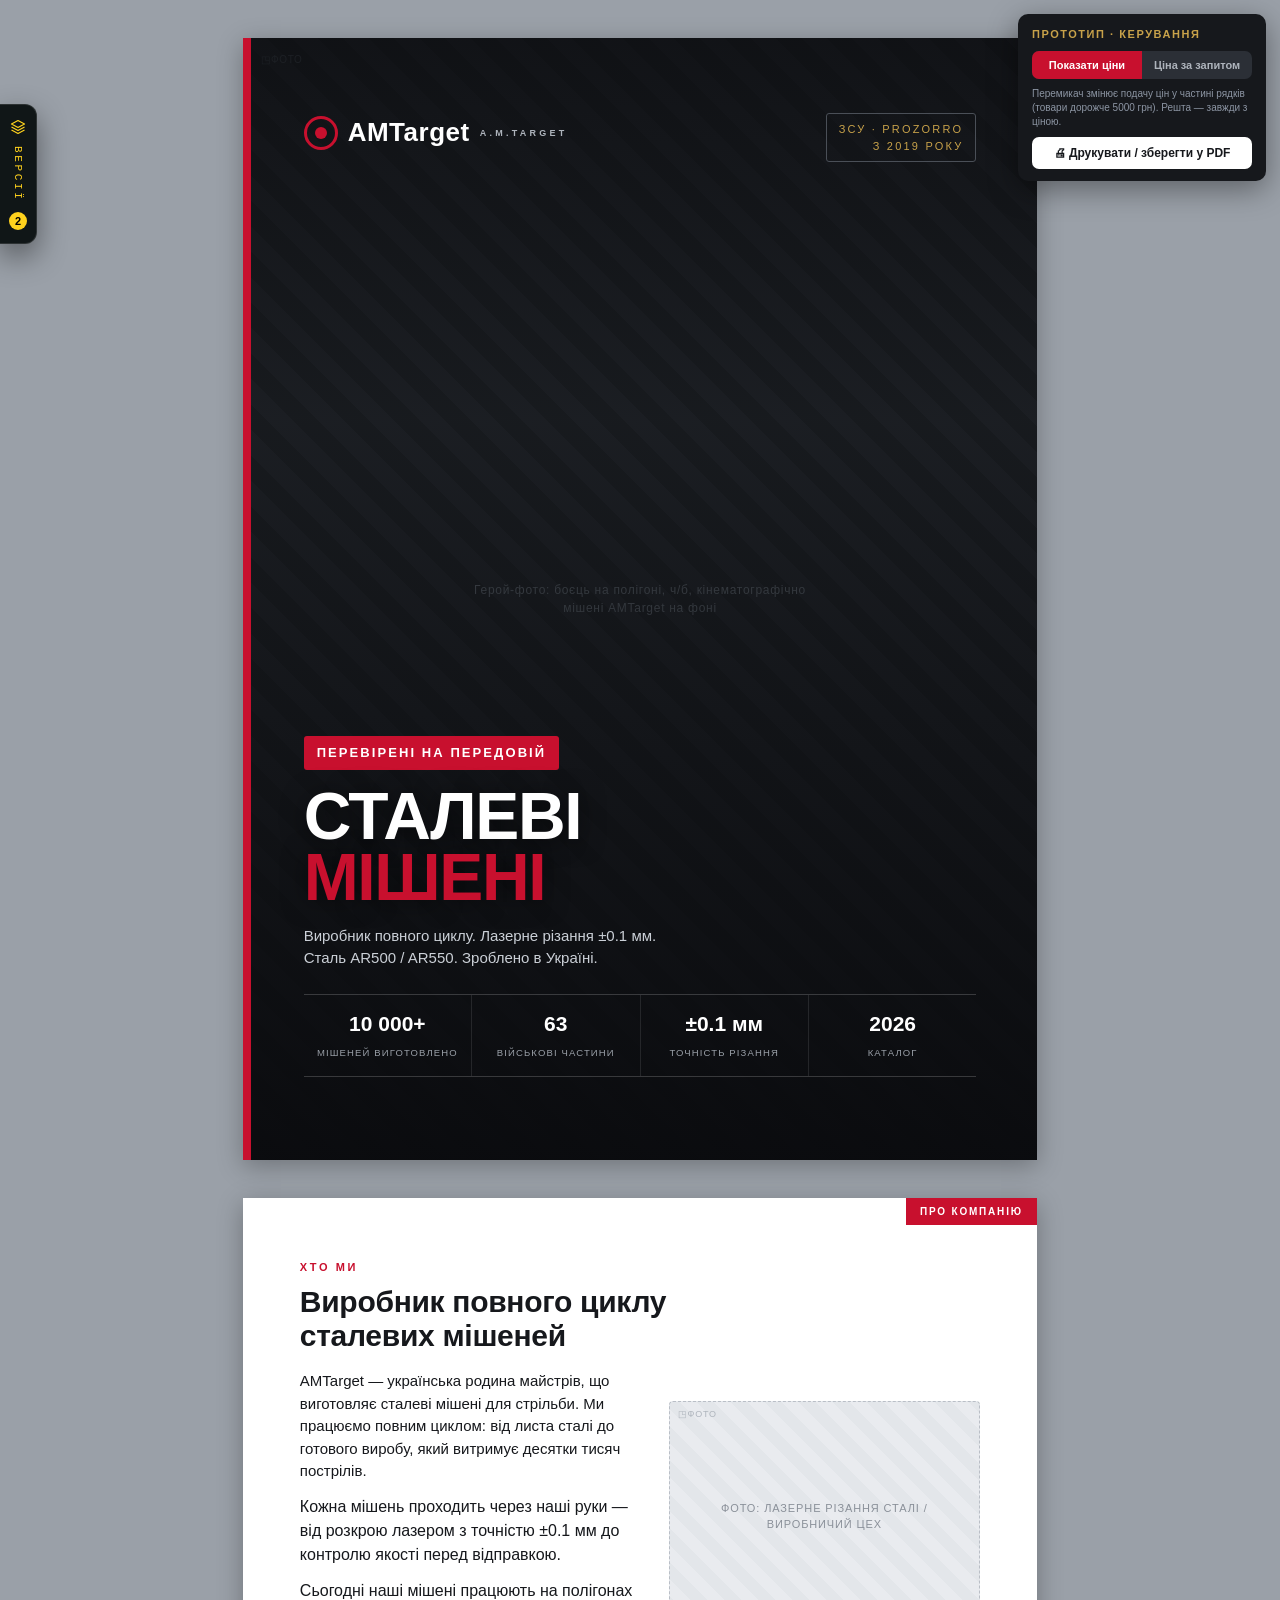
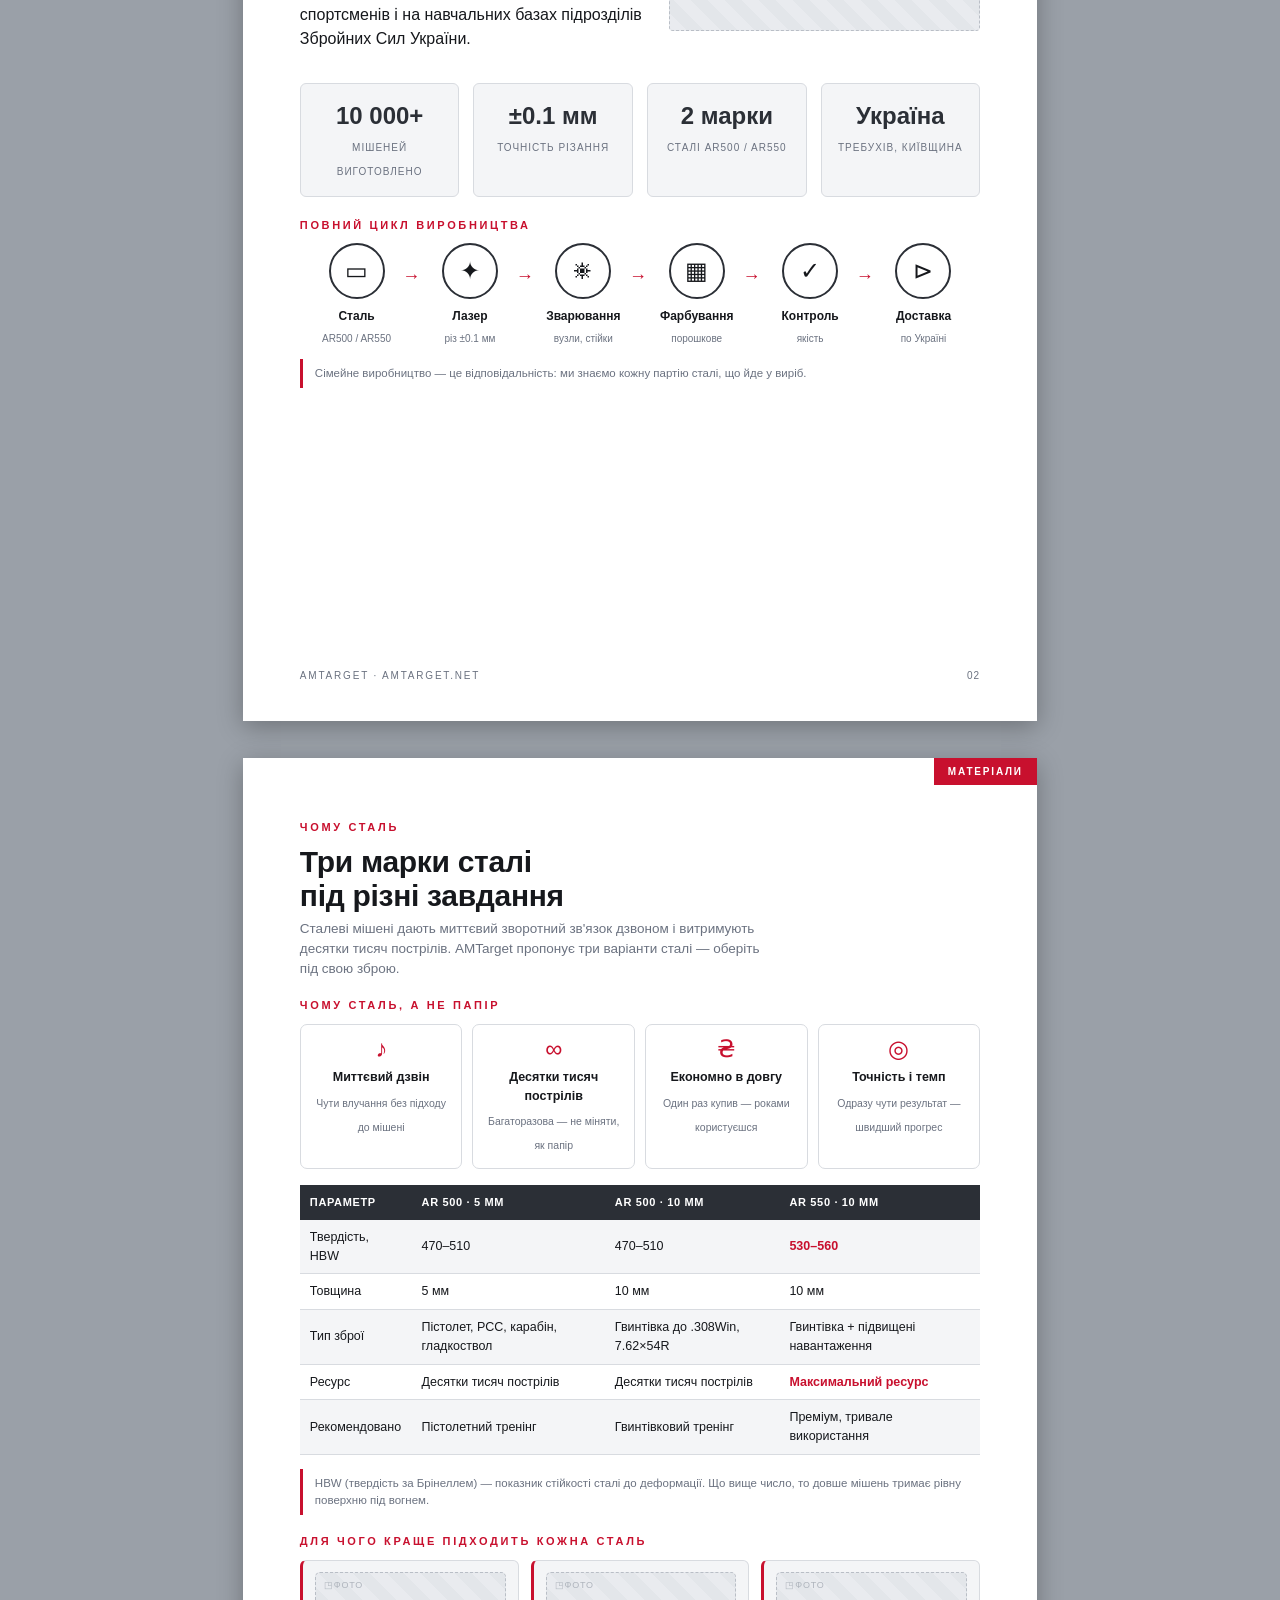
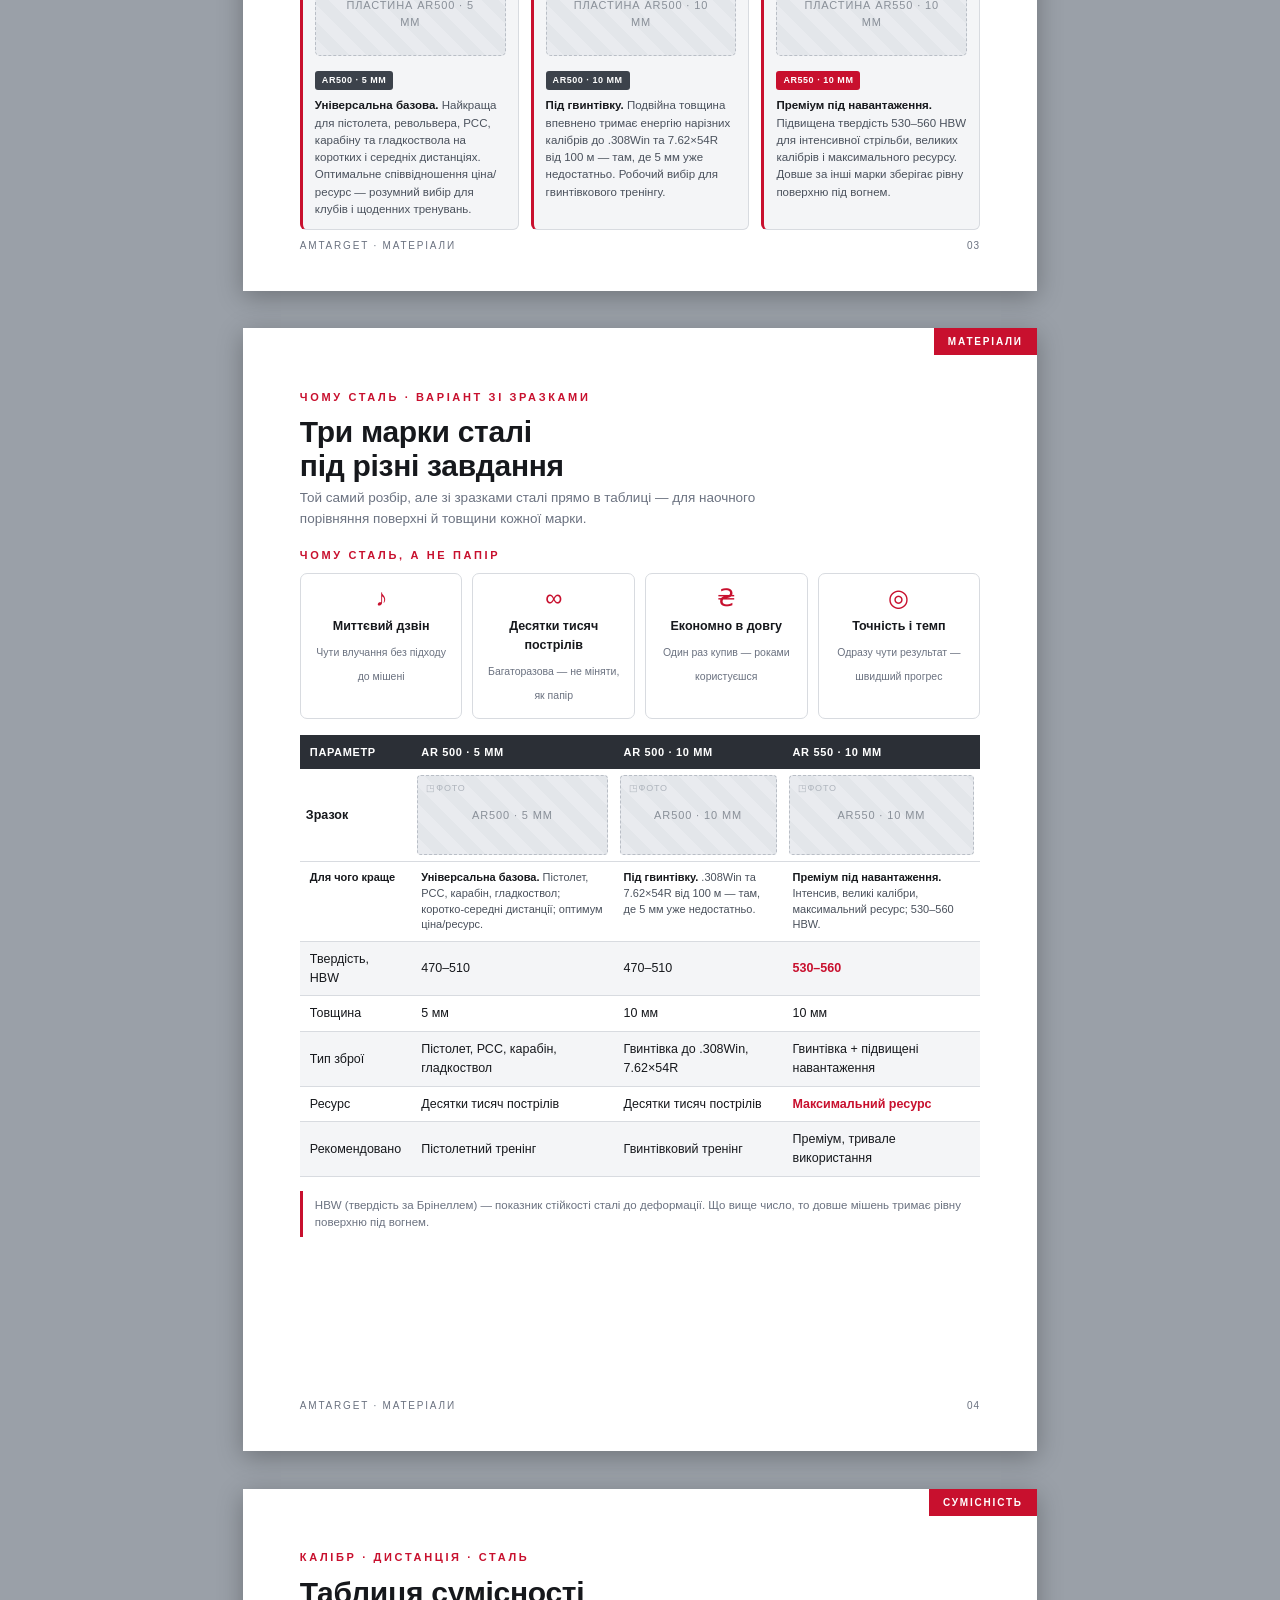
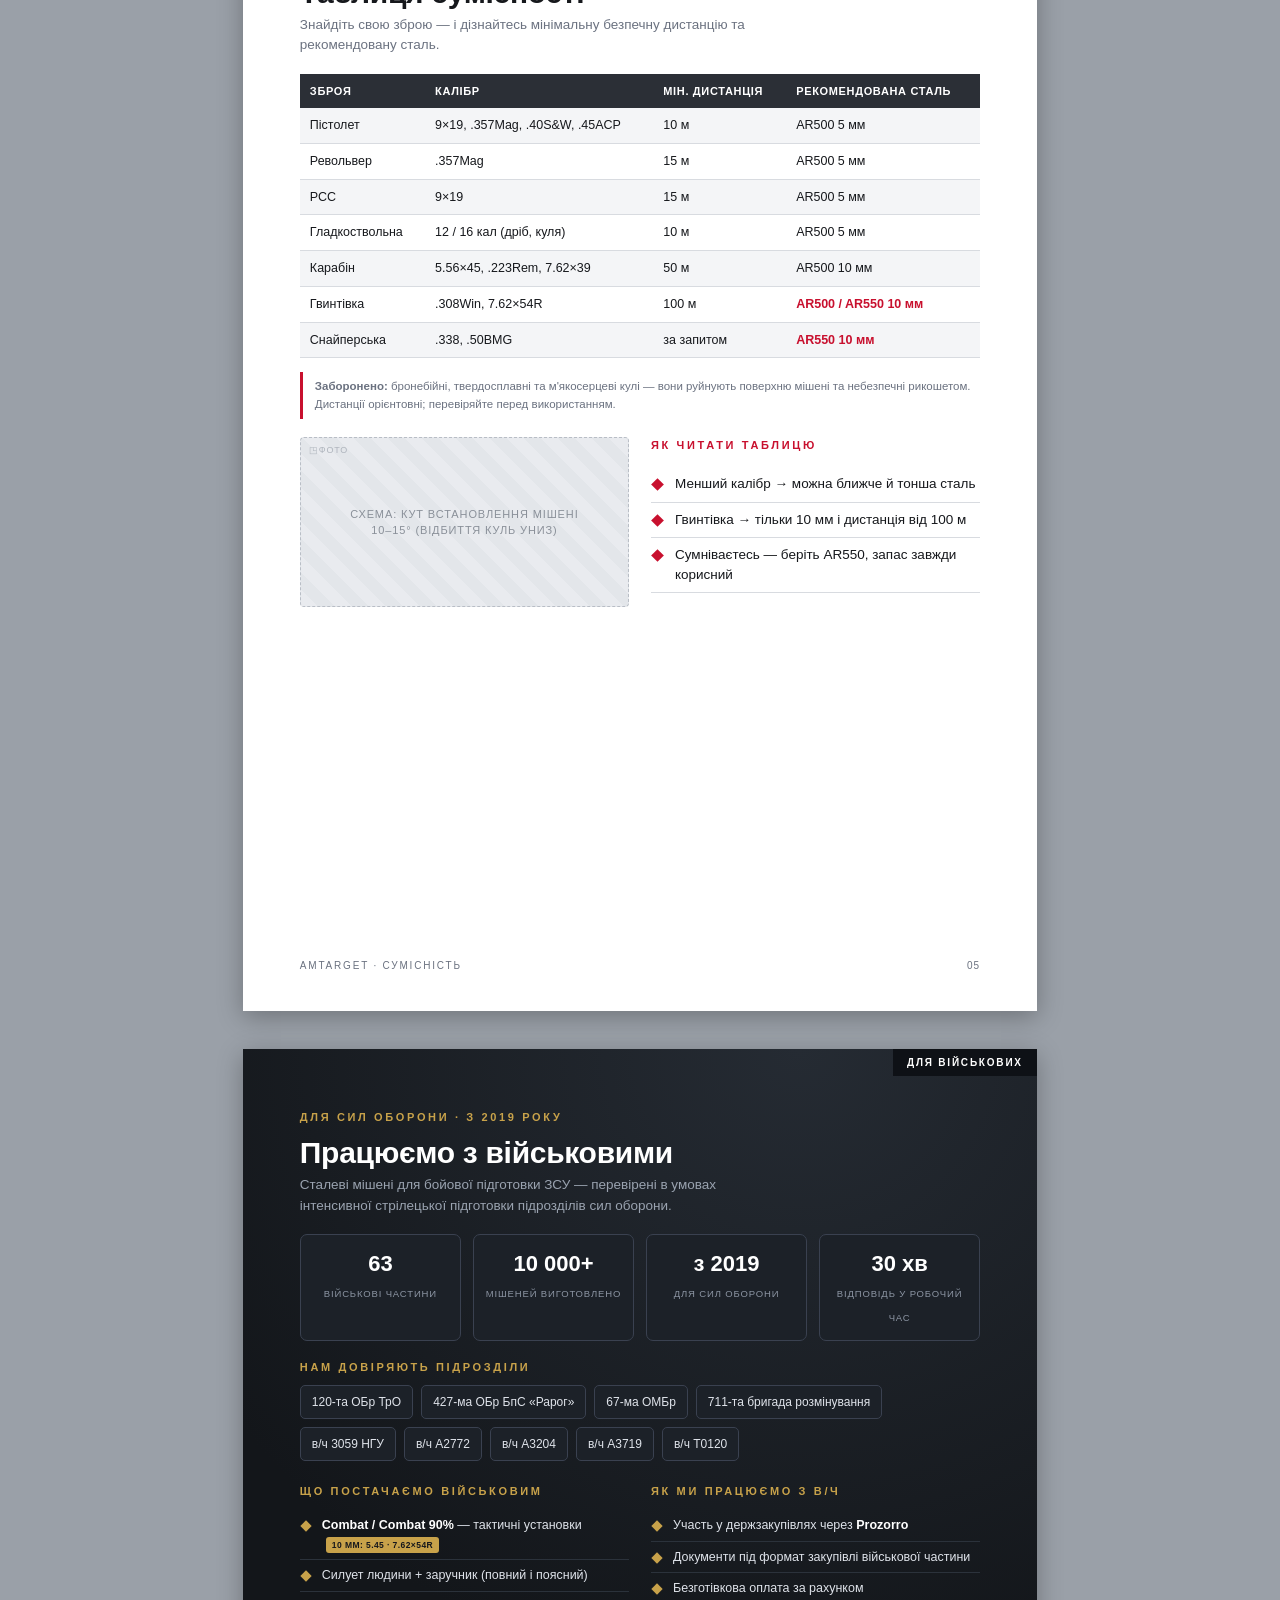
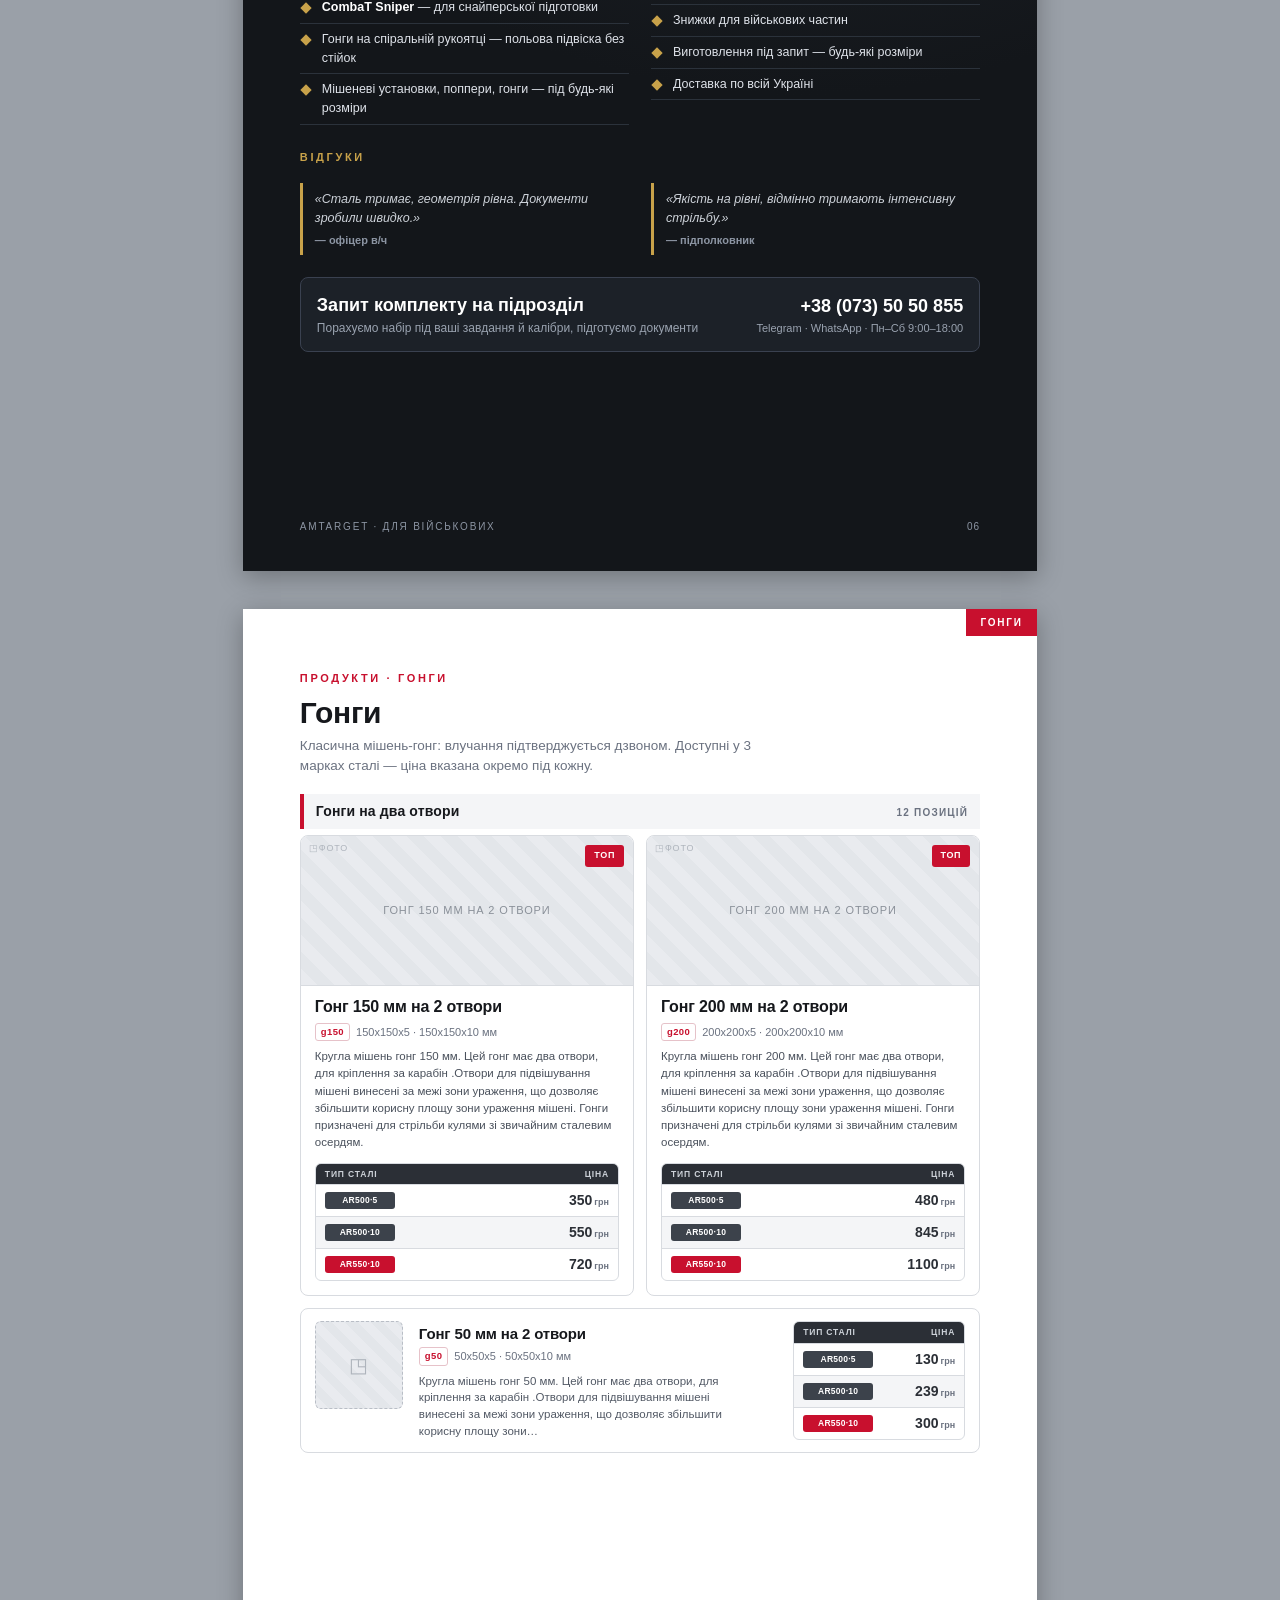
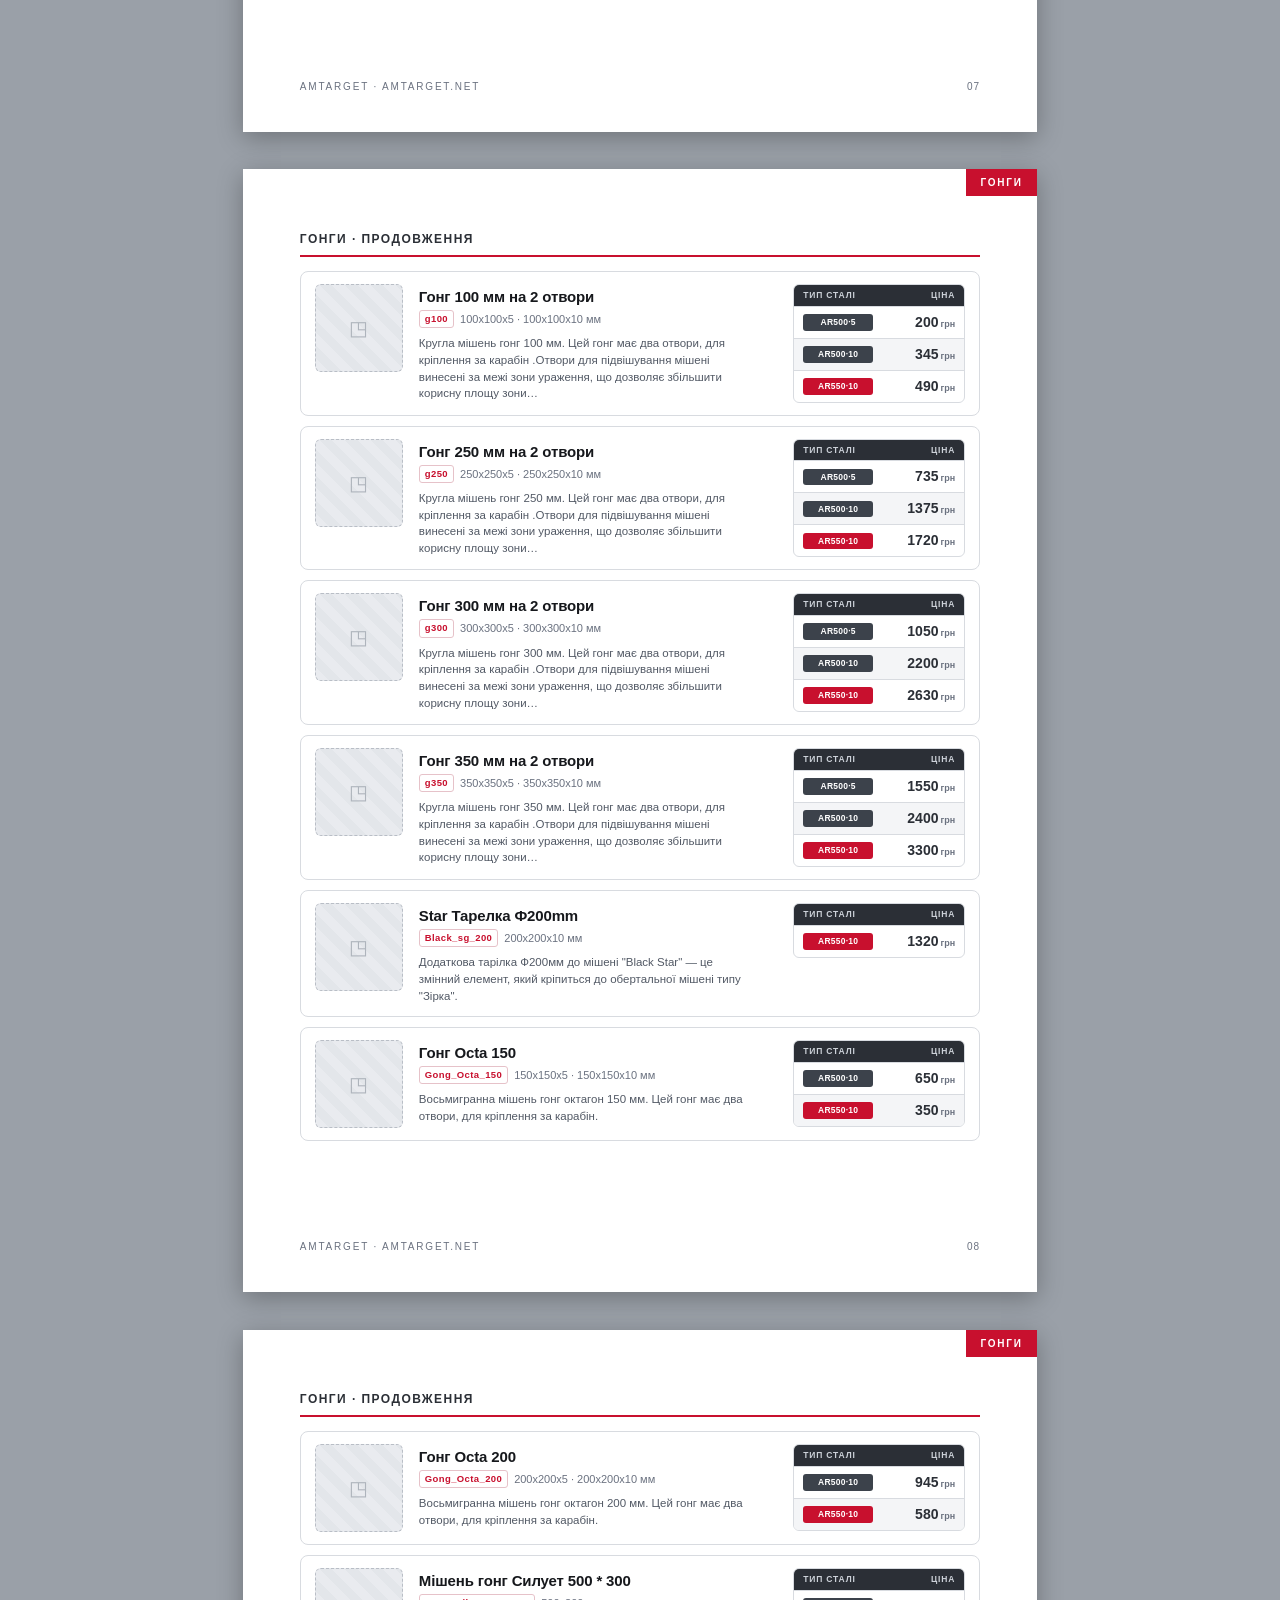
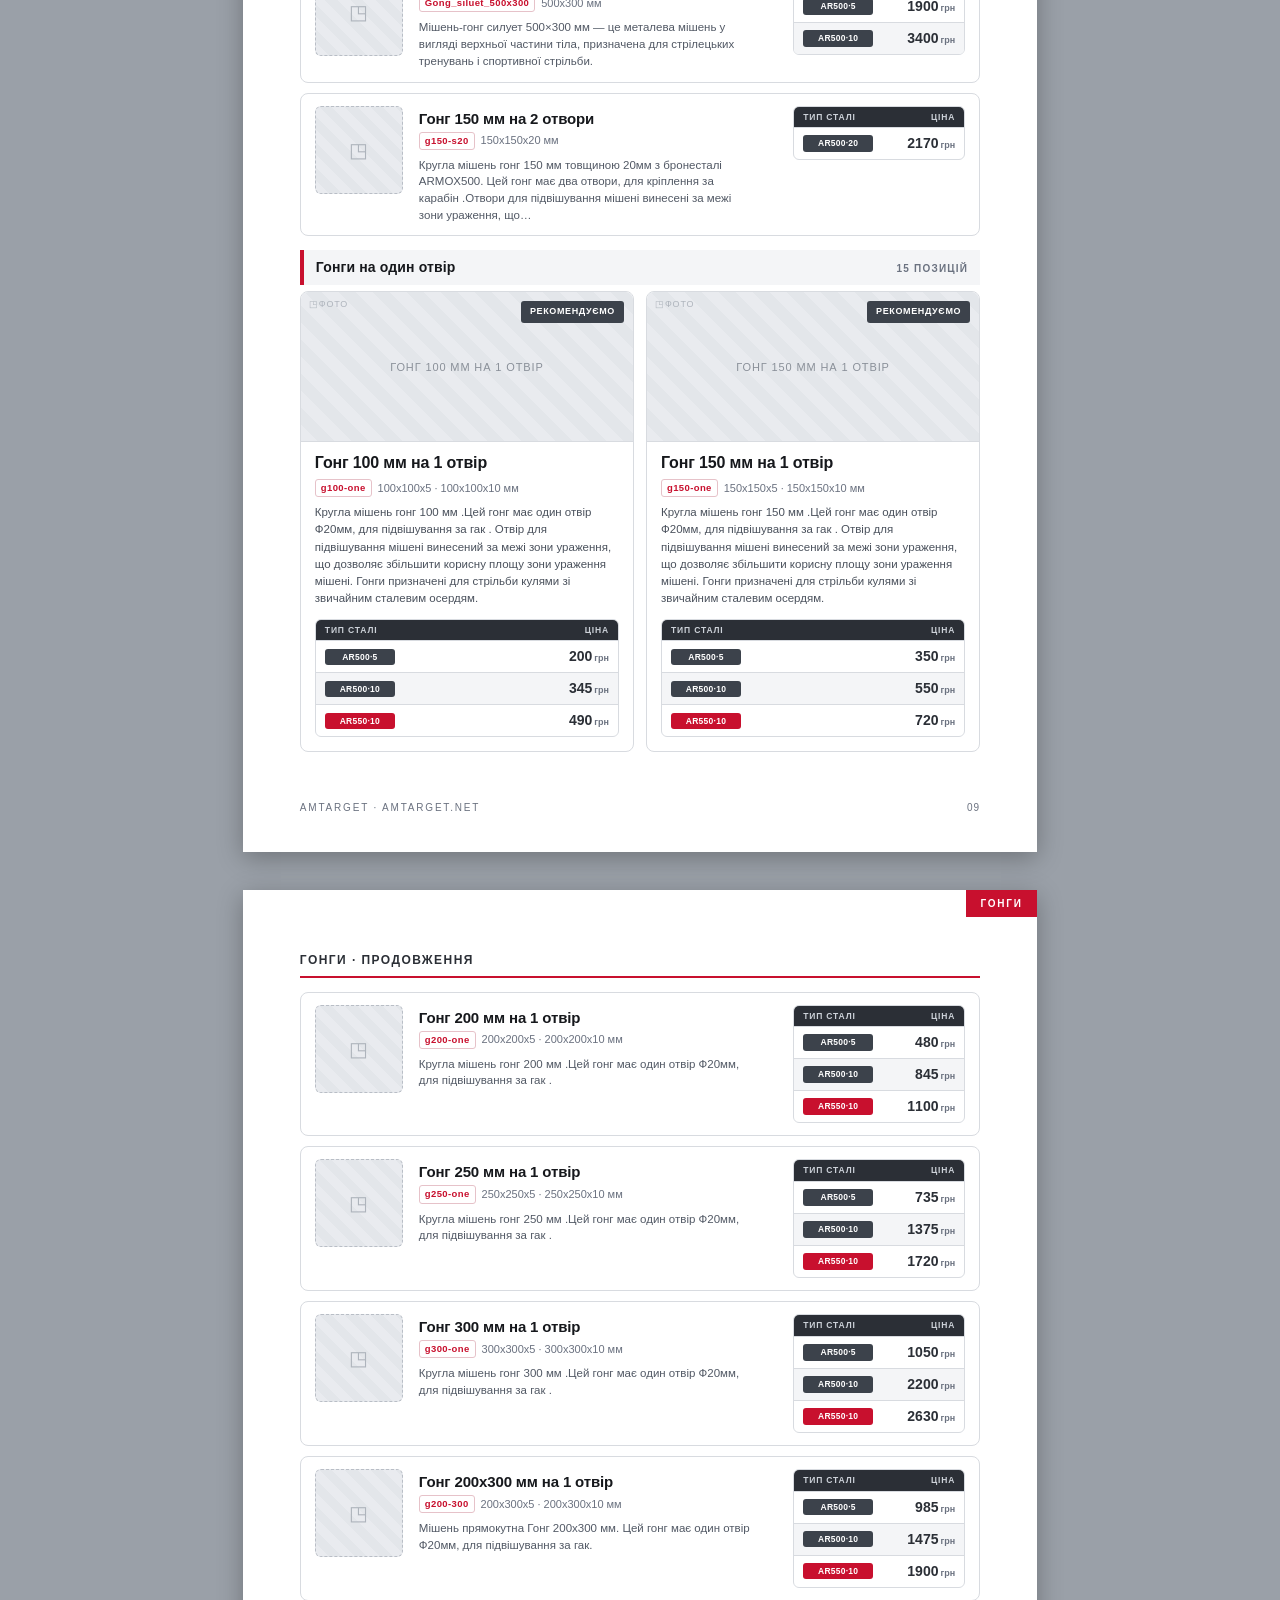
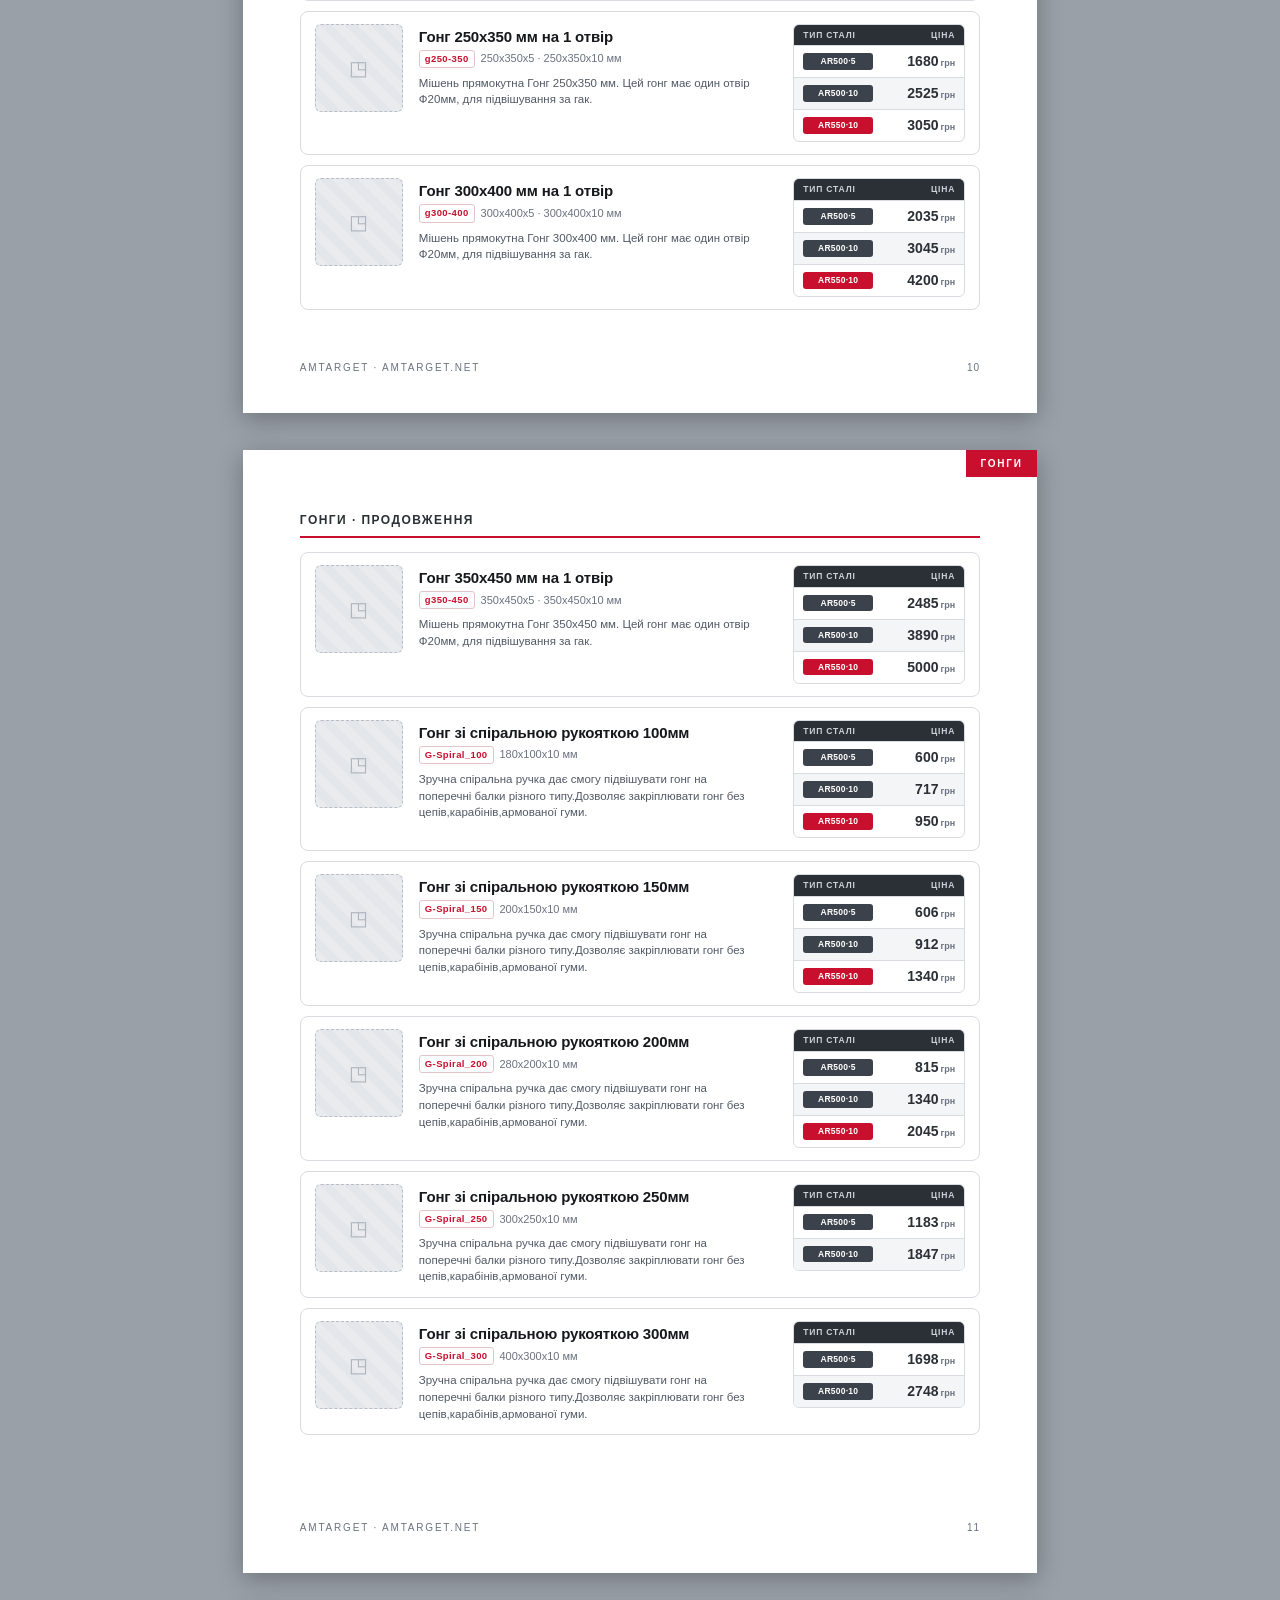
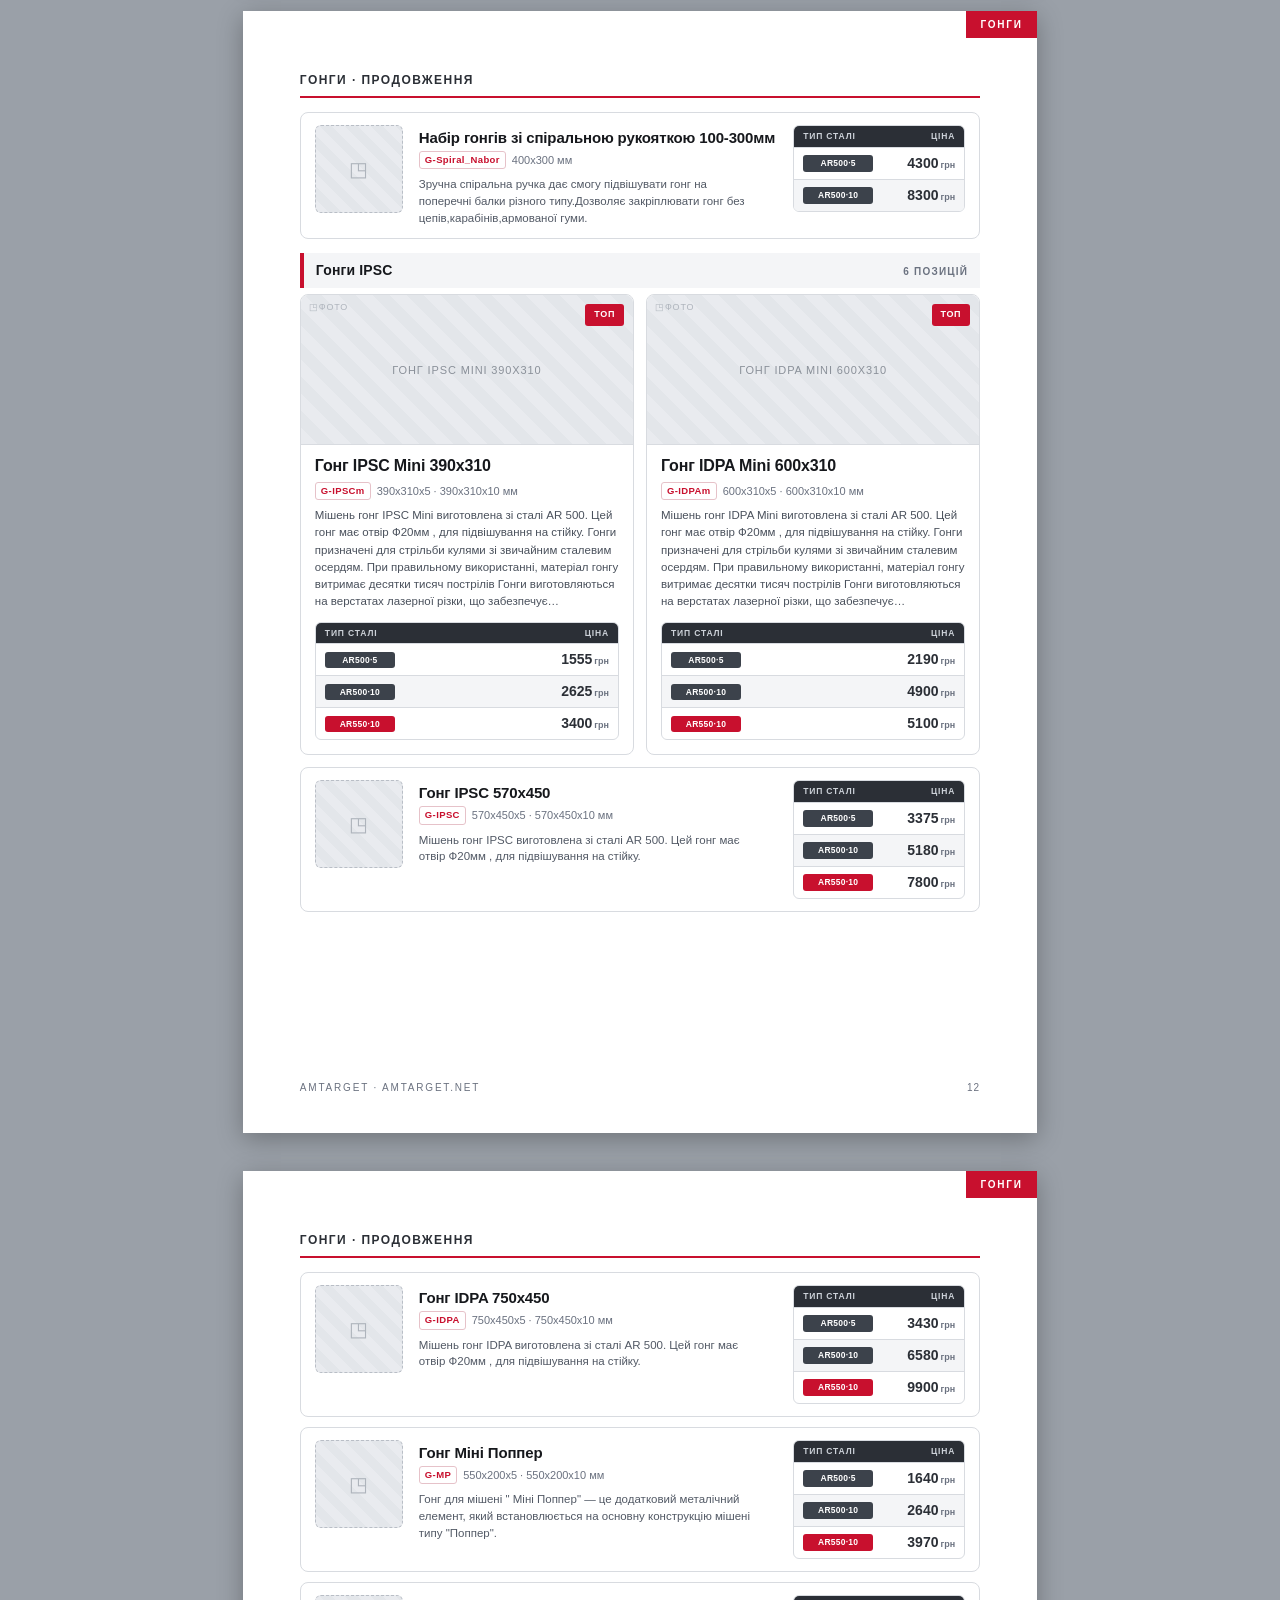
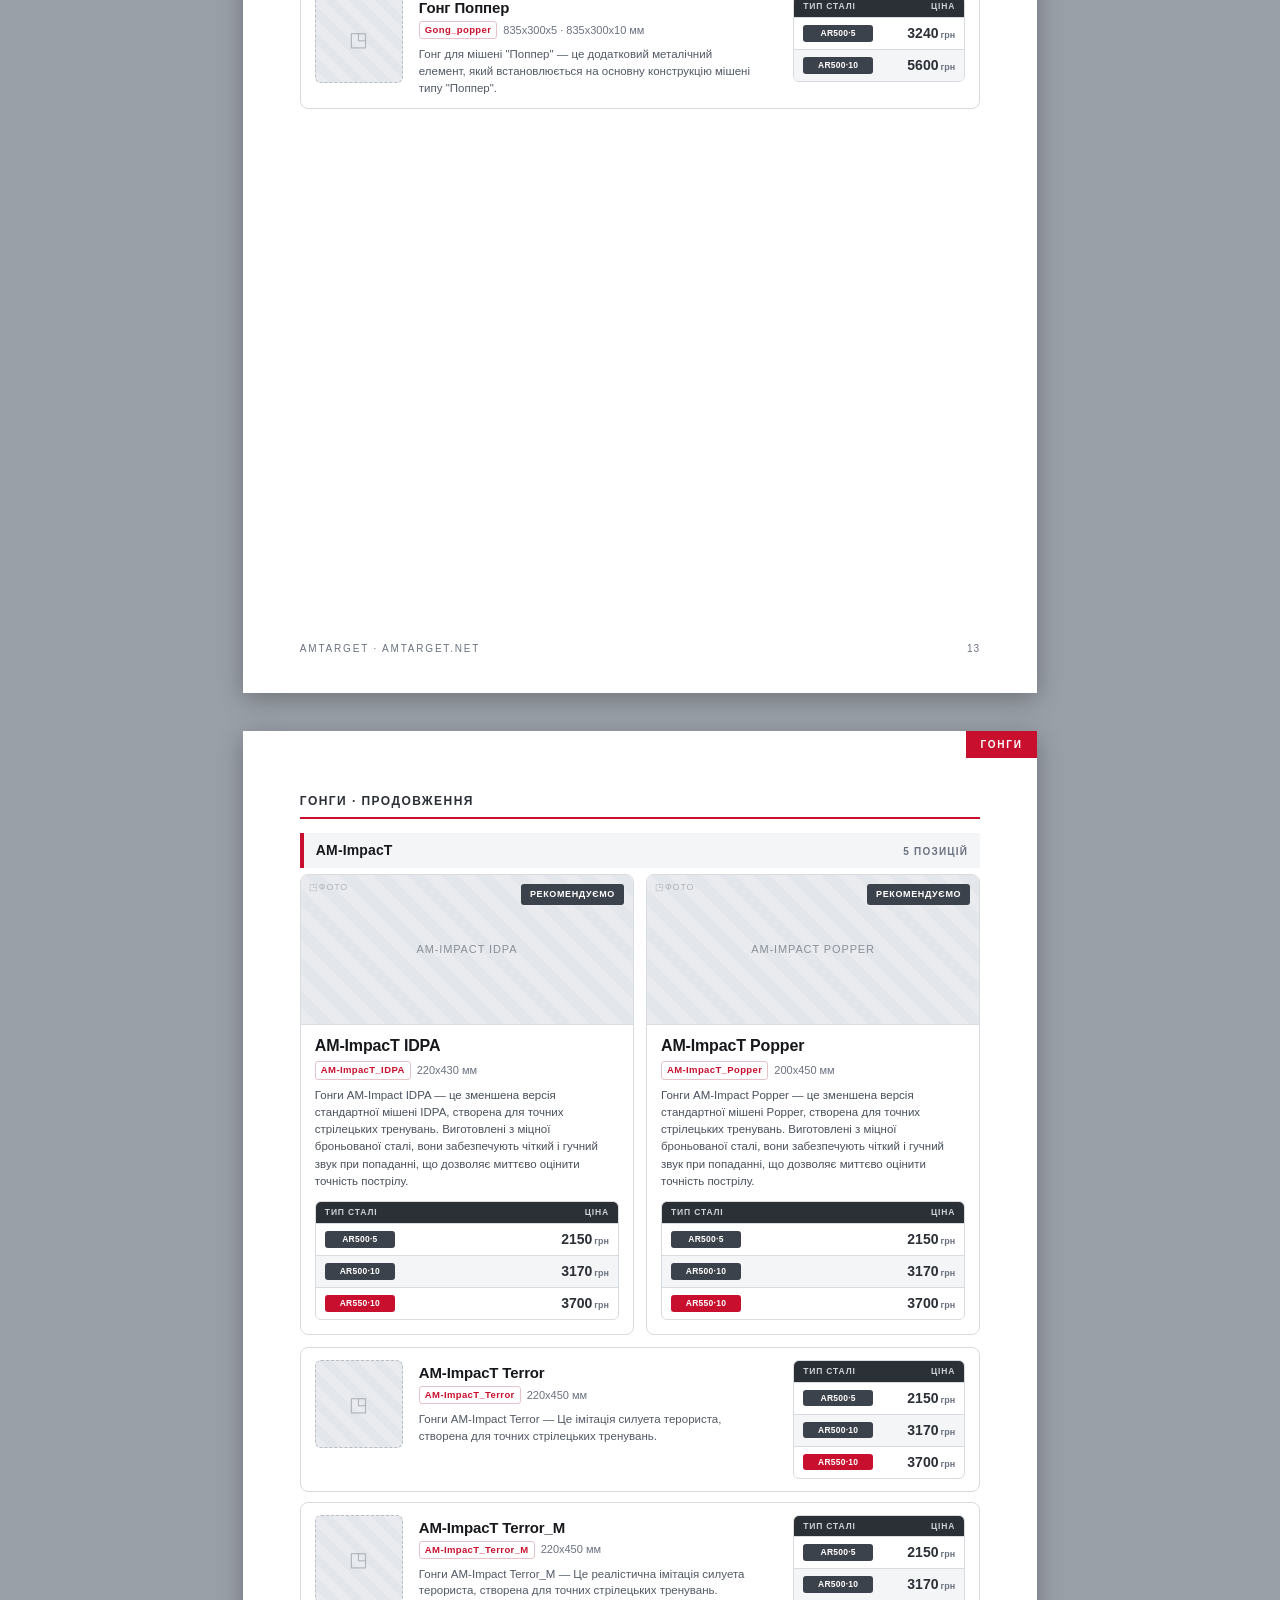
<file: target_brosh/versions/v0.html>
<!DOCTYPE html>
<html lang="uk"><head><meta charset="UTF-8"><meta name="viewport" content="width=device-width, initial-scale=1.0"><title>AMTarget — Каталог · Прототип</title>
<style>
:root{
  --ink:#16181c;--steel:#2b2f36;--steel-2:#3c424b;--accent:#c8102e;
  --paper:#fff;--paper-soft:#f4f5f7;--line:#d8dbe0;--muted:#6b7280;
}
*{box-sizing:border-box;}
html,body{margin:0;padding:0;}
body{font-family:"Segoe UI",-apple-system,"Helvetica Neue",Arial,sans-serif;
  color:var(--ink);background:#9aa0a8;-webkit-font-smoothing:antialiased;line-height:1.5;}
.page{position:relative;width:210mm;min-height:297mm;margin:10mm auto;background:var(--paper);
  box-shadow:0 6px 24px rgba(0,0,0,.28);overflow:hidden;page-break-after:always;}
.pad{padding:16mm 15mm;}
.tab{position:absolute;top:0;right:0;background:var(--accent);color:#fff;font-size:10px;
  letter-spacing:.18em;font-weight:700;padding:6px 14px;text-transform:uppercase;}
.pageno{position:absolute;bottom:10mm;right:15mm;font-size:10px;color:var(--muted);letter-spacing:.1em;}
.foot-brand{position:absolute;bottom:10mm;left:15mm;font-size:10px;color:var(--muted);
  letter-spacing:.18em;text-transform:uppercase;}
h1,h2,h3,h4{margin:0;line-height:1.12;font-weight:800;letter-spacing:-.01em;}
.kicker{font-size:11px;font-weight:700;letter-spacing:.24em;text-transform:uppercase;
  color:var(--accent);margin-bottom:10px;}
.sec-title{font-size:30px;margin-bottom:6px;}
.sec-sub{font-size:13.5px;color:var(--muted);max-width:64ch;margin-bottom:18px;}
p{margin:0 0 12px;}.lead{font-size:15px;}
.ph{position:relative;background:repeating-linear-gradient(45deg,#e9ebef 0 12px,#e3e6ea 12px 24px);
  border:1px dashed #b9bec6;border-radius:4px;display:flex;align-items:center;justify-content:center;
  color:#8a9099;font-size:11px;letter-spacing:.08em;text-transform:uppercase;text-align:center;
  padding:8px;min-height:60px;}
.ph::after{content:"\25F3 \0424\041E\0422\041E";position:absolute;top:6px;left:8px;font-size:9px;color:#aeb4bc;}
.ph .ph-cap{max-width:80%;}

/* cover — action concept (full-bleed photo) */
.cover{background:#0c0d10;color:#fff;}
.cover-stage{position:relative;width:100%;height:297mm;overflow:hidden;}
.cover-photo{position:absolute;inset:0;display:flex;align-items:center;justify-content:center;text-align:center;
  background:repeating-linear-gradient(45deg,#1d2025 0 18px,#191c20 18px 36px);color:#474d54;
  font-size:12px;letter-spacing:.06em;line-height:1.5;}
.cover-photo::after{content:"\25F3 \0424\041E\0422\041E";position:absolute;top:14px;left:18px;font-size:10px;color:#363c43;}
.cover-overlay{position:absolute;inset:0;z-index:1;
  background:linear-gradient(180deg,rgba(10,11,14,.62) 0%,rgba(10,11,14,.10) 34%,rgba(10,11,14,.5) 62%,rgba(10,11,14,.97) 100%);}
.cover-accent{position:absolute;left:0;top:0;bottom:0;width:8px;background:var(--accent);z-index:2;}
.cover-content{position:absolute;inset:0;z-index:3;display:flex;flex-direction:column;justify-content:space-between;
  padding:20mm 16mm 22mm;}
.cover-top{display:flex;justify-content:space-between;align-items:flex-start;}
.logo{font-weight:900;font-size:26px;letter-spacing:.02em;display:flex;align-items:center;gap:10px;}
.logo .mark{width:34px;height:34px;border-radius:50%;border:3px solid var(--accent);position:relative;display:inline-block;}
.logo .mark::after{content:"";position:absolute;inset:8px;border-radius:50%;background:var(--accent);}
.logo small{display:block;font-size:9px;letter-spacing:.36em;color:#aeb4bc;font-weight:600;margin-top:2px;}
.cover-badge{font-size:11px;letter-spacing:.2em;color:#c8a24a;border:1px solid #4a4f57;padding:7px 12px;
  border-radius:3px;text-transform:uppercase;text-align:right;line-height:1.5;}
.cover-tagline{display:inline-block;font-size:13px;font-weight:800;letter-spacing:.16em;text-transform:uppercase;
  color:#fff;background:var(--accent);padding:7px 13px;border-radius:3px;margin-bottom:16px;}
.cover-title{font-size:66px;line-height:.93;letter-spacing:-.02em;text-transform:uppercase;text-shadow:0 2px 24px rgba(0,0,0,.55);}
.cover-title b{color:var(--accent);}
.cover-lede{font-size:15px;color:#cbd0d7;margin-top:16px;max-width:46ch;}
.cover-strip{display:flex;margin-top:24px;border-top:1px solid rgba(255,255,255,.18);border-bottom:1px solid rgba(255,255,255,.18);}
.cover-strip div{flex:1;padding:13px 4px;text-align:center;border-right:1px solid rgba(255,255,255,.1);}
.cover-strip div:last-child{border-right:none;}
.cover-strip b{display:block;font-size:21px;color:#fff;}
.cover-strip span{font-size:9.5px;letter-spacing:.12em;color:#9aa0a8;text-transform:uppercase;}

/* helpers */
.grid-2{display:grid;grid-template-columns:1fr 1fr;gap:22px;}
.grid-3{display:grid;grid-template-columns:repeat(3,1fr);gap:10px;}
.grid-12{display:grid;grid-template-columns:1.1fr 1fr;gap:26px;align-items:center;}
.stat-row{display:flex;gap:14px;margin:20px 0;}
.stat{flex:1;background:var(--paper-soft);border:1px solid var(--line);border-radius:6px;padding:14px 12px;text-align:center;}
.stat b{display:block;font-size:24px;color:var(--steel);}
.stat span{font-size:10px;letter-spacing:.1em;color:var(--muted);text-transform:uppercase;}
.bullets{list-style:none;padding:0;margin:14px 0;}
.bullets li{padding:7px 0 7px 24px;position:relative;border-bottom:1px solid var(--line);font-size:13.5px;}
.bullets li::before{content:"";position:absolute;left:2px;top:13px;width:9px;height:9px;background:var(--accent);transform:rotate(45deg);}
.cycle{display:flex;gap:0;margin:10px 0 4px;}
.cycle .step{flex:1;text-align:center;position:relative;padding:0 4px;}
.cycle .step .ic{width:56px;height:56px;margin:0 auto 8px;border-radius:50%;border:2px solid var(--steel);
  display:flex;align-items:center;justify-content:center;font-size:24px;background:#fff;}
.cycle .step b{display:block;font-size:12px;}.cycle .step span{font-size:10px;color:var(--muted);}
.cycle .step:not(:last-child)::after{content:"\2192";position:absolute;top:20px;right:-7px;color:var(--accent);font-size:18px;font-weight:700;}
table.tbl{width:100%;border-collapse:collapse;font-size:12.5px;margin:6px 0 14px;}
table.tbl th{background:var(--steel);color:#fff;text-align:left;padding:9px 10px;font-size:11px;letter-spacing:.06em;text-transform:uppercase;font-weight:700;}
table.tbl td{padding:8px 10px;border-bottom:1px solid var(--line);}
table.tbl tr:nth-child(even) td{background:var(--paper-soft);}
table.tbl .hl{color:var(--accent);font-weight:700;}
.note{font-size:11.5px;color:var(--muted);border-left:3px solid var(--accent);padding:6px 0 6px 12px;margin:10px 0;}
table.tbl tr.trow-img td{padding:6px;vertical-align:middle;background:#fff;}
table.tbl tr.trow-desc td{font-size:11px;line-height:1.42;color:#4a515c;vertical-align:top;}
table.tbl tr.trow-desc td b{color:var(--ink);}
.timg{min-height:80px;border-radius:4px;margin:0;}
.benefits{display:grid;grid-template-columns:repeat(4,1fr);gap:10px;margin:4px 0 16px;}
.benefits>div{border:1px solid var(--line);border-radius:7px;padding:12px 10px;text-align:center;background:#fff;}
.benefits .bic{font-size:24px;line-height:1;margin-bottom:7px;color:var(--accent);}
.benefits b{display:block;font-size:12.5px;margin-bottom:3px;}
.benefits span{font-size:10.5px;color:var(--muted);line-height:1.35;}
.steel-notes{display:grid;grid-template-columns:repeat(3,1fr);gap:12px;margin-top:8px;}
.steel-notes>div{border:1px solid var(--line);border-left:3px solid var(--accent);border-radius:6px;
  padding:11px 12px;background:var(--paper-soft);}
.steel-notes>div.ar550{border-left-color:var(--accent);}
.steel-notes .sn-img{min-height:84px;border-radius:5px;margin-bottom:10px;}
.steel-notes .flag{margin-bottom:7px;}
.steel-notes p{margin:0;font-size:11.5px;line-height:1.5;color:#4a515c;}
.steel-notes b{color:var(--ink);}
.card{border:1px solid var(--line);border-radius:7px;background:#fff;overflow:hidden;}
.card>.ph{border:none;border-radius:0;border-bottom:1px solid var(--line);min-height:96px;}
.card .body{padding:10px 11px 12px;}
.card h4{font-size:14px;margin-bottom:3px;}
.card .spec{font-size:11.5px;color:var(--muted);}
.flag{display:inline-block;font-size:9px;font-weight:700;letter-spacing:.06em;text-transform:uppercase;padding:3px 7px;border-radius:3px;color:#fff;}
.flag.ar550{background:var(--accent);}.flag.steel{background:var(--steel-2);}

/* ===== featured TOP cards (2 per category) ===== */
.hero-row{display:grid;grid-template-columns:1fr 1fr;gap:12px;margin:6px 0 12px;}
.hero{border:1px solid var(--line);border-radius:8px;overflow:hidden;background:#fff;display:flex;flex-direction:column;}
.hero-img{position:relative;min-height:150px;border:none;border-radius:0;border-bottom:1px solid var(--line);}
.hero-badge{position:absolute;top:9px;right:9px;z-index:2;font-size:9px;font-weight:800;letter-spacing:.07em;
  text-transform:uppercase;padding:4px 9px;border-radius:3px;color:#fff;}
.hero-badge.top{background:var(--accent);}
.hero-badge.rec{background:var(--steel-2);}
.hero-body{padding:12px 14px 14px;display:flex;flex-direction:column;flex:1;}
.hero-body h3{font-size:16px;line-height:1.16;}
.hero-body .meta{display:flex;flex-wrap:wrap;align-items:center;gap:6px;margin:6px 0 7px;}
.hero-body .meta .sku{font-size:9.5px;font-weight:700;letter-spacing:.04em;color:var(--accent);
  border:1px solid #e6c2c9;border-radius:3px;padding:1px 5px;}
.hero-body .meta .dim{font-size:11px;color:var(--muted);}
.hero-desc{font-size:11.5px;line-height:1.5;color:#4a515c;margin:0 0 11px;flex:1;}
.hero-price{margin-top:auto;}
body.req .hero[data-toggle] .price{display:none;}
body.req .hero[data-toggle] .price-req{display:inline;}

/* ===== category product LIST (rows) ===== */
.catbar{display:flex;justify-content:space-between;align-items:baseline;
  border-left:4px solid var(--accent);background:var(--paper-soft);
  padding:7px 12px;margin:14px 0 6px;font-weight:800;font-size:14px;letter-spacing:.01em;}
.catbar span{font-weight:600;font-size:10px;letter-spacing:.12em;text-transform:uppercase;color:var(--muted);}
.runhdr{font-size:12px;font-weight:800;text-transform:uppercase;letter-spacing:.12em;color:var(--steel);
  border-bottom:2px solid var(--accent);padding-bottom:7px;margin-bottom:14px;}
.plist.one{border:1px solid var(--line);border-radius:8px;overflow:hidden;background:#fff;margin-bottom:10px;}
.prow{display:grid;grid-template-columns:88px 1fr auto;gap:16px;align-items:center;padding:12px 14px;}
.thumb{width:88px;height:88px;border-radius:6px;border:1px dashed #b9bec6;position:relative;
  background:repeating-linear-gradient(45deg,#e9ebef 0 9px,#e3e6ea 9px 18px);}
.thumb::after{content:"\25F3";position:absolute;inset:0;display:flex;align-items:center;justify-content:center;color:#aeb4bc;font-size:20px;}
.pinfo h4{font-size:15px;line-height:1.2;}
.pdesc{margin:7px 0 0;font-size:11.5px;line-height:1.45;color:#525965;max-width:52ch;}
.meta{display:flex;flex-wrap:wrap;align-items:center;gap:6px;margin-top:4px;}
.meta .sku{font-size:9.5px;font-weight:700;letter-spacing:.04em;color:var(--accent);
  border:1px solid #e6c2c9;border-radius:3px;padding:1px 5px;}
.meta .dim{font-size:11px;color:var(--muted);}
.chip{font-size:8.5px;font-weight:700;letter-spacing:.03em;text-transform:uppercase;color:#fff;
  background:var(--steel-2);border-radius:3px;padding:2px 5px;}
.chip.ar550{background:var(--accent);}
.pprice{text-align:right;white-space:nowrap;}
.price{font-size:14.5px;font-weight:800;color:var(--steel);}
.price small{font-size:9.5px;color:var(--muted);font-weight:600;margin-left:2px;}
.price-req{display:none;font-size:10.5px;font-weight:700;color:var(--accent);letter-spacing:.04em;text-transform:uppercase;}
body.req .prow[data-toggle] .price{display:none;}
body.req .prow[data-toggle] .price-req{display:inline;}
/* per-steel breakdown */
.modehint{display:inline-block;font-size:10px;font-weight:700;letter-spacing:.1em;text-transform:uppercase;
  color:var(--accent);border:1px dashed #e6c2c9;border-radius:4px;padding:4px 9px;margin-bottom:4px;}
.prow.brk{align-items:start;}
.prow.brk .pinfo{padding-top:4px;}
.prow.brk .price,.hero-price .price{display:flex;flex-direction:column;gap:0;min-width:172px;
  border:1px solid var(--line);border-radius:6px;overflow:hidden;}
.psteel{display:flex;justify-content:space-between;align-items:center;gap:12px;
  padding:5px 9px;border-bottom:1px solid var(--line);}
.psteel:last-child{border-bottom:none;}
.psteel.pshead{background:var(--steel);padding:4px 9px;}
.psteel.pshead .ps-h{font-size:8.5px;font-weight:700;letter-spacing:.1em;text-transform:uppercase;color:#cdd2d9;}
.psteel:not(.pshead):nth-child(odd){background:var(--paper-soft);}
.psteel .chip{min-width:70px;text-align:center;}
.ps-val{font-size:14px;font-weight:800;color:var(--steel);}
.ps-val small{font-size:9px;color:var(--muted);font-weight:600;margin-left:2px;}

/* ===== military page (dark) ===== */
.page.mil{background:radial-gradient(120% 80% at 70% 0%,#252b33,#13161a 72%);color:#e7eaef;}
.page.mil .kicker{color:#c8a24a;}
.page.mil .sec-title{color:#fff;}
.page.mil .sec-sub{color:#9aa3b0;}
.page.mil .ph{background:repeating-linear-gradient(45deg,#2c333c 0 12px,#262c34 12px 24px);border-color:#3a4150;color:#727b88;}
.mil-stats{display:flex;gap:12px;margin:18px 0;}
.mil-stats div{flex:1;border:1px solid #3a4150;border-radius:7px;padding:12px 8px;text-align:center;background:#1c2128;}
.mil-stats b{display:block;font-size:22px;color:#fff;}
.mil-stats span{font-size:9.5px;letter-spacing:.09em;text-transform:uppercase;color:#8c95a3;}
.mil-units{display:flex;flex-wrap:wrap;gap:8px;margin:10px 0 4px;}
.mil-units .u{border:1px solid #3a4150;background:#1c2128;border-radius:5px;padding:7px 11px;font-size:12px;color:#dfe3ea;}
.mil-cols{display:grid;grid-template-columns:1fr 1fr;gap:22px;margin-top:6px;}
.mil-list{list-style:none;padding:0;margin:8px 0;}
.mil-list li{padding:6px 0 6px 22px;position:relative;border-bottom:1px solid #2b323b;font-size:12.5px;color:#dfe3ea;}
.mil-list li::before{content:"";position:absolute;left:2px;top:12px;width:8px;height:8px;background:#c8a24a;transform:rotate(45deg);}
.mil-list b{color:#fff;}
.mil-flag{display:inline-block;font-size:8.5px;font-weight:700;letter-spacing:.05em;text-transform:uppercase;
  padding:2px 6px;border-radius:3px;background:#c8a24a;color:#16181c;margin-left:4px;}
.mil-quote{border-left:3px solid #c8a24a;padding:7px 0 7px 12px;margin:8px 0;font-size:12.5px;color:#cdd2d9;font-style:italic;}
.mil-quote b{display:block;font-style:normal;color:#8c95a3;font-size:11px;margin-top:4px;}
.mil-cta{display:flex;justify-content:space-between;align-items:center;border:1px solid #3a4150;border-radius:8px;
  padding:14px 16px;margin-top:14px;background:#1c2128;}
.mil-cta .big{font-size:18px;font-weight:800;color:#fff;}

/* safety */
.safety{counter-reset:s;list-style:none;padding:0;margin:8px 0;}
.safety li{position:relative;padding:11px 0 11px 46px;border-bottom:1px solid var(--line);font-size:13.5px;}
.safety li::before{counter-increment:s;content:counter(s);position:absolute;left:0;top:10px;width:30px;height:30px;
  background:var(--accent);color:#fff;border-radius:50%;display:flex;align-items:center;justify-content:center;font-weight:800;font-size:14px;}

/* back cover */
.back{background:radial-gradient(120% 80% at 50% 0%,#2f343c,#121417 70%);color:#fff;}
.back .pad{height:297mm;display:flex;flex-direction:column;justify-content:space-between;padding:24mm 15mm;}
.back .c-grid{display:grid;grid-template-columns:1.2fr 1fr;gap:30px;margin-top:20px;}
.back .c-item{margin-bottom:14px;}
.back .c-item span{display:block;font-size:10px;letter-spacing:.18em;text-transform:uppercase;color:#8c95a3;}
.back .c-item b{font-size:18px;font-weight:700;}
.back .qr{width:120px;height:120px;background:#fff;border-radius:8px;display:flex;align-items:center;justify-content:center;color:#888;font-size:10px;text-align:center;}
.back .proof{display:flex;border-top:1px solid #3a3f48;padding-top:18px;margin-top:10px;}
.back .proof div{flex:1;border-right:1px solid #2a2e35;text-align:center;padding:0 6px;}
.back .proof div:last-child{border-right:none;}
.back .proof b{display:block;font-size:22px;}
.back .proof span{font-size:10px;color:#9aa0a8;letter-spacing:.12em;text-transform:uppercase;}

/* controls */
.controls{position:fixed;top:14px;right:14px;z-index:999;background:#16181c;color:#fff;border-radius:10px;
  padding:12px 14px;box-shadow:0 8px 30px rgba(0,0,0,.4);font-size:12px;width:248px;}
.controls h5{margin:0 0 8px;font-size:11px;letter-spacing:.14em;text-transform:uppercase;color:#c8a24a;}
.controls .seg{display:flex;background:#2b2f36;border-radius:7px;overflow:hidden;margin-bottom:8px;}
.controls .seg button{flex:1;border:none;background:transparent;color:#aeb4bc;padding:8px 6px;font-size:11px;cursor:pointer;font-weight:600;}
.controls .seg button.on{background:var(--accent);color:#fff;}
.controls .hint{font-size:10px;color:#8c95a3;line-height:1.4;margin:6px 0 0;}
.controls .print{width:100%;margin-top:8px;background:#fff;color:#16181c;border:none;padding:9px;border-radius:7px;font-weight:700;cursor:pointer;font-size:12px;}
@media print{
  body{background:#fff;}
  .controls{display:none !important;}
  .page{margin:0;box-shadow:none;width:auto;min-height:auto;}
  @page{size:A4;margin:0;}
}

</style></head><body>
<div class="controls">
  <h5>Прототип · керування</h5>
  <div class="seg" id="priceSeg">
    <button class="on" data-mode="show">Показати ціни</button>
    <button data-mode="req">Ціна за запитом</button>
  </div>
  <p class="hint">Перемикач змінює подачу цін у частині рядків (товари дорожче 5000 грн). Решта — завжди з ціною.</p>
  <button class="print" onclick="window.print()">🖨 Друкувати / зберегти у PDF</button>
</div><section class="page cover">
  <div class="cover-stage">
    <div class="cover-photo"><span>Герой-фото: боєць на полігоні, ч/б, кінематографічно<br>мішені AMTarget на фоні</span></div>
    <div class="cover-overlay"></div>
    <div class="cover-accent"></div>
    <div class="cover-content">
      <div class="cover-top">
        <div class="logo"><span class="mark"></span>AMTarget<small>A.M.TARGET</small></div>
        <div class="cover-badge">ЗСУ · Prozorro<br>з 2019 року</div>
      </div>
      <div class="cover-bottom-action">
        <span class="cover-tagline">Перевірені на передовій</span>
        <h1 class="cover-title">Сталеві<br><b>мішені</b></h1>
        <p class="cover-lede">Виробник повного циклу. Лазерне різання ±0.1 мм. Сталь AR500 / AR550. Зроблено в Україні.</p>
        <div class="cover-strip">
          <div><b>10 000+</b><span>мішеней виготовлено</span></div>
          <div><b>63</b><span>військові частини</span></div>
          <div><b>±0.1 мм</b><span>точність різання</span></div>
          <div><b>2026</b><span>каталог</span></div>
        </div>
      </div>
    </div>
  </div>
</section><section class="page">
  <span class="tab">Про компанію</span>
  <div class="pad">
    <div class="kicker">Хто ми</div>
    <h2 class="sec-title">Виробник повного циклу<br>сталевих мішеней</h2>
    <div class="grid-12" style="margin-top:18px;">
      <div>
        <p class="lead">AMTarget — українська родина майстрів, що виготовляє сталеві мішені для стрільби. Ми працюємо повним циклом: від листа сталі до готового виробу, який витримує десятки тисяч пострілів.</p>
        <p>Кожна мішень проходить через наші руки — від розкрою лазером з точністю ±0.1 мм до контролю якості перед відправкою.</p>
        <p>Сьогодні наші мішені працюють на полігонах спортсменів і на навчальних базах підрозділів Збройних Сил України.</p>
      </div>
      <div class="ph" style="min-height:230px;"><span class="ph-cap">Фото: лазерне різання сталі / виробничий цех</span></div>
    </div>
    <div class="stat-row">
      <div class="stat"><b>10 000+</b><span>мішеней виготовлено</span></div>
      <div class="stat"><b>±0.1 мм</b><span>точність різання</span></div>
      <div class="stat"><b>2 марки</b><span>сталі AR500 / AR550</span></div>
      <div class="stat"><b>Україна</b><span>Требухів, Київщина</span></div>
    </div>
    <div class="kicker" style="margin-top:18px;">Повний цикл виробництва</div>
    <div class="cycle">
      <div class="step"><div class="ic">▭</div><b>Сталь</b><span>AR500 / AR550</span></div>
      <div class="step"><div class="ic">✦</div><b>Лазер</b><span>різ ±0.1 мм</span></div>
      <div class="step"><div class="ic">⛯</div><b>Зварювання</b><span>вузли, стійки</span></div>
      <div class="step"><div class="ic">▦</div><b>Фарбування</b><span>порошкове</span></div>
      <div class="step"><div class="ic">✓</div><b>Контроль</b><span>якість</span></div>
      <div class="step"><div class="ic">⊳</div><b>Доставка</b><span>по Україні</span></div>
    </div>
    <div class="note">Сімейне виробництво — це відповідальність: ми знаємо кожну партію сталі, що йде у виріб.</div>
  </div>
  <div class="foot-brand">AMTarget · amtarget.net</div>
  <div class="pageno">02</div>
</section><section class="page">
  <span class="tab">Матеріали</span>
  <div class="pad">
    <div class="kicker">Чому сталь</div>
    <h2 class="sec-title">Три марки сталі<br>під різні завдання</h2>
    <p class="sec-sub">Сталеві мішені дають миттєвий зворотний зв'язок дзвоном і витримують десятки тисяч пострілів. AMTarget пропонує три варіанти сталі — оберіть під свою зброю.</p>
    <div class="kicker">Чому сталь, а не папір</div>
    <div class="benefits">
      <div><div class="bic">&#9834;</div><b>Миттєвий дзвін</b><span>Чути влучання без підходу до мішені</span></div>
      <div><div class="bic">&#8734;</div><b>Десятки тисяч пострілів</b><span>Багаторазова — не міняти, як папір</span></div>
      <div><div class="bic">&#8372;</div><b>Економно в довгу</b><span>Один раз купив — роками користуєшся</span></div>
      <div><div class="bic">&#9678;</div><b>Точність і темп</b><span>Одразу чути результат — швидший прогрес</span></div>
    </div>
    <table class="tbl">
      <tr><th>Параметр</th><th>AR 500 · 5 мм</th><th>AR 500 · 10 мм</th><th>AR 550 · 10 мм</th></tr>
      <tr><td>Твердість, HBW</td><td>470–510</td><td>470–510</td><td class="hl">530–560</td></tr>
      <tr><td>Товщина</td><td>5 мм</td><td>10 мм</td><td>10 мм</td></tr>
      <tr><td>Тип зброї</td><td>Пістолет, РСС, карабін, гладкоствол</td><td>Гвинтівка до .308Win, 7.62×54R</td><td>Гвинтівка + підвищені навантаження</td></tr>
      <tr><td>Ресурс</td><td>Десятки тисяч пострілів</td><td>Десятки тисяч пострілів</td><td class="hl">Максимальний ресурс</td></tr>
      <tr><td>Рекомендовано</td><td>Пістолетний тренінг</td><td>Гвинтівковий тренінг</td><td>Преміум, тривале використання</td></tr>
    </table>
    <div class="note">HBW (твердість за Брінеллем) — показник стійкості сталі до деформації. Що вище число, то довше мішень тримає рівну поверхню під вогнем.</div>
    <div class="kicker" style="margin-top:18px;">Для чого краще підходить кожна сталь</div>
    <div class="steel-notes">
      <div>
        <div class="ph sn-img"><span class="ph-cap">Пластина AR500 · 5 мм</span></div>
        <span class="flag steel">AR500 · 5 мм</span>
        <p><b>Універсальна базова.</b> Найкраща для пістолета, револьвера, РСС, карабіну та гладкоствола на коротких і середніх дистанціях. Оптимальне співвідношення ціна/ресурс — розумний вибір для клубів і щоденних тренувань.</p>
      </div>
      <div>
        <div class="ph sn-img"><span class="ph-cap">Пластина AR500 · 10 мм</span></div>
        <span class="flag steel">AR500 · 10 мм</span>
        <p><b>Під гвинтівку.</b> Подвійна товщина впевнено тримає енергію нарізних калібрів до .308Win та 7.62×54R від 100 м — там, де 5 мм уже недостатньо. Робочий вибір для гвинтівкового тренінгу.</p>
      </div>
      <div class="ar550">
        <div class="ph sn-img"><span class="ph-cap">Пластина AR550 · 10 мм</span></div>
        <span class="flag ar550">AR550 · 10 мм</span>
        <p><b>Преміум під навантаження.</b> Підвищена твердість 530–560 HBW для інтенсивної стрільби, великих калібрів і максимального ресурсу. Довше за інші марки зберігає рівну поверхню під вогнем.</p>
      </div>
    </div>
  </div>
  <div class="foot-brand">AMTarget · Матеріали</div>
  <div class="pageno">03</div>
</section><section class="page">
  <span class="tab">Матеріали</span>
  <div class="pad">
    <div class="kicker">Чому сталь · варіант зі зразками</div>
    <h2 class="sec-title">Три марки сталі<br>під різні завдання</h2>
    <p class="sec-sub">Той самий розбір, але зі зразками сталі прямо в таблиці — для наочного порівняння поверхні й товщини кожної марки.</p>
    <div class="kicker">Чому сталь, а не папір</div>
    <div class="benefits">
      <div><div class="bic">&#9834;</div><b>Миттєвий дзвін</b><span>Чути влучання без підходу до мішені</span></div>
      <div><div class="bic">&#8734;</div><b>Десятки тисяч пострілів</b><span>Багаторазова — не міняти, як папір</span></div>
      <div><div class="bic">&#8372;</div><b>Економно в довгу</b><span>Один раз купив — роками користуєшся</span></div>
      <div><div class="bic">&#9678;</div><b>Точність і темп</b><span>Одразу чути результат — швидший прогрес</span></div>
    </div>
    <table class="tbl">
      <tr><th>Параметр</th><th>AR 500 · 5 мм</th><th>AR 500 · 10 мм</th><th>AR 550 · 10 мм</th></tr>
      <tr class="trow-img">
        <td><b>Зразок</b></td>
        <td><div class="ph timg"><span class="ph-cap">AR500 · 5 мм</span></div></td>
        <td><div class="ph timg"><span class="ph-cap">AR500 · 10 мм</span></div></td>
        <td><div class="ph timg"><span class="ph-cap">AR550 · 10 мм</span></div></td>
      </tr>
      <tr class="trow-desc">
        <td><b>Для чого краще</b></td>
        <td><b>Універсальна базова.</b> Пістолет, РСС, карабін, гладкоствол; коротко-середні дистанції; оптимум ціна/ресурс.</td>
        <td><b>Під гвинтівку.</b> .308Win та 7.62×54R від 100 м — там, де 5 мм уже недостатньо.</td>
        <td><b>Преміум під навантаження.</b> Інтенсив, великі калібри, максимальний ресурс; 530–560 HBW.</td>
      </tr>
      <tr><td>Твердість, HBW</td><td>470–510</td><td>470–510</td><td class="hl">530–560</td></tr>
      <tr><td>Товщина</td><td>5 мм</td><td>10 мм</td><td>10 мм</td></tr>
      <tr><td>Тип зброї</td><td>Пістолет, РСС, карабін, гладкоствол</td><td>Гвинтівка до .308Win, 7.62×54R</td><td>Гвинтівка + підвищені навантаження</td></tr>
      <tr><td>Ресурс</td><td>Десятки тисяч пострілів</td><td>Десятки тисяч пострілів</td><td class="hl">Максимальний ресурс</td></tr>
      <tr><td>Рекомендовано</td><td>Пістолетний тренінг</td><td>Гвинтівковий тренінг</td><td>Преміум, тривале використання</td></tr>
    </table>
    <div class="note">HBW (твердість за Брінеллем) — показник стійкості сталі до деформації. Що вище число, то довше мішень тримає рівну поверхню під вогнем.</div>
  </div>
  <div class="foot-brand">AMTarget · Матеріали</div>
  <div class="pageno">04</div>
</section><section class="page">
  <span class="tab">Сумісність</span>
  <div class="pad">
    <div class="kicker">Калібр · дистанція · сталь</div>
    <h2 class="sec-title">Таблиця сумісності</h2>
    <p class="sec-sub">Знайдіть свою зброю — і дізнайтесь мінімальну безпечну дистанцію та рекомендовану сталь.</p>
    <table class="tbl">
      <tr><th>Зброя</th><th>Калібр</th><th>Мін. дистанція</th><th>Рекомендована сталь</th></tr>
      <tr><td>Пістолет</td><td>9×19, .357Mag, .40S&W, .45ACP</td><td>10 м</td><td>AR500 5 мм</td></tr>
      <tr><td>Револьвер</td><td>.357Mag</td><td>15 м</td><td>AR500 5 мм</td></tr>
      <tr><td>РСС</td><td>9×19</td><td>15 м</td><td>AR500 5 мм</td></tr>
      <tr><td>Гладкоствольна</td><td>12 / 16 кал (дріб, куля)</td><td>10 м</td><td>AR500 5 мм</td></tr>
      <tr><td>Карабін</td><td>5.56×45, .223Rem, 7.62×39</td><td>50 м</td><td>AR500 10 мм</td></tr>
      <tr><td>Гвинтівка</td><td>.308Win, 7.62×54R</td><td>100 м</td><td class="hl">AR500 / AR550 10 мм</td></tr>
      <tr><td>Снайперська</td><td>.338, .50BMG</td><td>за запитом</td><td class="hl">AR550 10 мм</td></tr>
    </table>
    <div class="note"><b>Заборонено:</b> бронебійні, твердосплавні та м'якосерцеві кулі — вони руйнують поверхню мішені та небезпечні рикошетом. Дистанції орієнтовні; перевіряйте перед використанням.</div>
    <div class="grid-2" style="margin-top:18px;">
      <div class="ph" style="min-height:150px;"><span class="ph-cap">Схема: кут встановлення мішені 10–15° (відбиття куль униз)</span></div>
      <div>
        <div class="kicker">Як читати таблицю</div>
        <ul class="bullets">
          <li>Менший калібр → можна ближче й тонша сталь</li>
          <li>Гвинтівка → тільки 10 мм і дистанція від 100 м</li>
          <li>Сумніваєтесь — беріть AR550, запас завжди корисний</li>
        </ul>
      </div>
    </div>
  </div>
  <div class="foot-brand">AMTarget · Сумісність</div>
  <div class="pageno">05</div>
</section><section class="page mil">
  <span class="tab" style="background:#0e1116;">Для військових</span>
  <div class="pad">
    <div class="kicker">Для сил оборони · з 2019 року</div>
    <h2 class="sec-title">Працюємо з військовими</h2>
    <p class="sec-sub">Сталеві мішені для бойової підготовки ЗСУ — перевірені в умовах інтенсивної стрілецької підготовки підрозділів сил оборони.</p>

    <div class="mil-stats">
      <div><b>63</b><span>військові частини</span></div>
      <div><b>10 000+</b><span>мішеней виготовлено</span></div>
      <div><b>з 2019</b><span>для сил оборони</span></div>
      <div><b>30 хв</b><span>відповідь у робочий час</span></div>
    </div>

    <div class="kicker" style="margin-top:14px;">Нам довіряють підрозділи</div>
    <div class="mil-units">
      <div class="u">120-та ОБр ТрО</div>
      <div class="u">427-ма ОБр БпС «Рарог»</div>
      <div class="u">67-ма ОМБр</div>
      <div class="u">711-та бригада розмінування</div>
      <div class="u">в/ч 3059 НГУ</div>
      <div class="u">в/ч А2772</div>
      <div class="u">в/ч А3204</div>
      <div class="u">в/ч А3719</div>
      <div class="u">в/ч Т0120</div>
    </div>

    <div class="mil-cols">
      <div>
        <div class="kicker" style="margin-top:16px;">Що постачаємо військовим</div>
        <ul class="mil-list">
          <li><b>Combat / Combat 90%</b> — тактичні установки<span class="mil-flag">10 мм: 5.45 · 7.62×54R</span></li>
          <li>Силует людини + заручник (повний і поясний)</li>
          <li><b>CombaT Sniper</b> — для снайперської підготовки</li>
          <li>Гонги на спіральній рукоятці — польова підвіска без стійок</li>
          <li>Мішеневі установки, поппери, гонги — під будь-які розміри</li>
        </ul>
      </div>
      <div>
        <div class="kicker" style="margin-top:16px;">Як ми працюємо з В/Ч</div>
        <ul class="mil-list">
          <li>Участь у держзакупівлях через <b>Prozorro</b></li>
          <li>Документи під формат закупівлі військової частини</li>
          <li>Безготівкова оплата за рахунком</li>
          <li>Знижки для військових частин</li>
          <li>Виготовлення під запит — будь-які розміри</li>
          <li>Доставка по всій Україні</li>
        </ul>
      </div>
    </div>

    <div class="kicker" style="margin-top:16px;">Відгуки</div>
    <div class="mil-cols">
      <div class="mil-quote">«Сталь тримає, геометрія рівна. Документи зробили швидко.»<b>— офіцер в/ч</b></div>
      <div class="mil-quote">«Якість на рівні, відмінно тримають інтенсивну стрільбу.»<b>— підполковник</b></div>
    </div>

    <div class="mil-cta">
      <div>
        <div class="big">Запит комплекту на підрозділ</div>
        <div style="font-size:12px;color:#9aa3b0;">Порахуємо набір під ваші завдання й калібри, підготуємо документи</div>
      </div>
      <div style="text-align:right;">
        <div class="big">+38 (073) 50 50 855</div>
        <div style="font-size:11px;color:#9aa3b0;">Telegram · WhatsApp · Пн–Сб 9:00–18:00</div>
      </div>
    </div>
  </div>
  <div class="foot-brand" style="color:#8c95a3;">AMTarget · Для військових</div>
  <div class="pageno" style="color:#8c95a3;">06</div>
</section><section class="page"><span class="tab">Гонги</span><div class="pad"><div class="kicker">Продукти · Гонги</div><h2 class="sec-title">Гонги</h2><p class="sec-sub">Класична мішень-гонг: влучання підтверджується дзвоном. Доступні у 3 марках сталі — ціна вказана окремо під кожну.</p>
<div class="catbar">Гонги на два отвори<span>12 позицій</span></div>
<div class="hero-row"><div class="hero"><div class="ph hero-img"><span class="hero-badge top">ТОП</span><span class="ph-cap">Гонг 150 мм на 2 отвори</span></div><div class="hero-body"><h3>Гонг 150 мм на 2 отвори</h3><div class="meta"><span class="sku">g150</span><span class="dim">150х150х5 · 150х150х10 мм</span></div><p class="hero-desc">Кругла мішень гонг 150 мм. Цей гонг має два отвори, для кріплення за карабін .Отвори для підвішування мішені винесені за межі зони ураження, що дозволяє збільшити корисну площу зони ураження мішені. Гонги призначені для стрільби кулями зі звичайним сталевим осердям.</p><div class="hero-price"><div class="price"><div class="psteel pshead"><span class="ps-h">Тип сталі</span><span class="ps-h">Ціна</span></div><div class="psteel"><span class="chip steel">AR500·5</span><span class="ps-val">350<small>грн</small></span></div><div class="psteel"><span class="chip steel">AR500·10</span><span class="ps-val">550<small>грн</small></span></div><div class="psteel"><span class="chip ar550">AR550·10</span><span class="ps-val">720<small>грн</small></span></div></div><span class="price-req">Ціна за запитом</span></div></div></div><div class="hero"><div class="ph hero-img"><span class="hero-badge top">ТОП</span><span class="ph-cap">Гонг 200 мм на 2 отвори</span></div><div class="hero-body"><h3>Гонг 200 мм на 2 отвори</h3><div class="meta"><span class="sku">g200</span><span class="dim">200х200х5 · 200х200х10 мм</span></div><p class="hero-desc">Кругла мішень гонг 200 мм. Цей гонг має два отвори, для кріплення за карабін .Отвори для підвішування мішені винесені за межі зони ураження, що дозволяє збільшити корисну площу зони ураження мішені. Гонги призначені для стрільби кулями зі звичайним сталевим осердям.</p><div class="hero-price"><div class="price"><div class="psteel pshead"><span class="ps-h">Тип сталі</span><span class="ps-h">Ціна</span></div><div class="psteel"><span class="chip steel">AR500·5</span><span class="ps-val">480<small>грн</small></span></div><div class="psteel"><span class="chip steel">AR500·10</span><span class="ps-val">845<small>грн</small></span></div><div class="psteel"><span class="chip ar550">AR550·10</span><span class="ps-val">1100<small>грн</small></span></div></div><span class="price-req">Ціна за запитом</span></div></div></div></div>
<div class="plist one"><div class="prow brk"><div class="thumb"></div><div class="pinfo"><h4>Гонг 50 мм на 2 отвори</h4><div class="meta"><span class="sku">g50</span><span class="dim">50х50х5 · 50х50х10 мм</span></div><p class="pdesc">Кругла мішень гонг 50 мм. Цей гонг має два отвори, для кріплення за карабін .Отвори для підвішування мішені винесені за межі зони ураження, що дозволяє збільшити корисну площу зони…</p></div><div class="pprice"><div class="price"><div class="psteel pshead"><span class="ps-h">Тип сталі</span><span class="ps-h">Ціна</span></div><div class="psteel"><span class="chip steel">AR500·5</span><span class="ps-val">130<small>грн</small></span></div><div class="psteel"><span class="chip steel">AR500·10</span><span class="ps-val">239<small>грн</small></span></div><div class="psteel"><span class="chip ar550">AR550·10</span><span class="ps-val">300<small>грн</small></span></div></div><span class="price-req">Ціна за запитом</span></div></div></div></div><div class="foot-brand">AMTarget · amtarget.net</div><div class="pageno">07</div></section>
<section class="page"><span class="tab">Гонги</span><div class="pad"><div class="runhdr">Гонги · продовження</div><div class="plist one"><div class="prow brk"><div class="thumb"></div><div class="pinfo"><h4>Гонг 100 мм на 2 отвори</h4><div class="meta"><span class="sku">g100</span><span class="dim">100х100х5 · 100х100х10 мм</span></div><p class="pdesc">Кругла мішень гонг 100 мм. Цей гонг має два отвори, для кріплення за карабін .Отвори для підвішування мішені винесені за межі зони ураження, що дозволяє збільшити корисну площу зони…</p></div><div class="pprice"><div class="price"><div class="psteel pshead"><span class="ps-h">Тип сталі</span><span class="ps-h">Ціна</span></div><div class="psteel"><span class="chip steel">AR500·5</span><span class="ps-val">200<small>грн</small></span></div><div class="psteel"><span class="chip steel">AR500·10</span><span class="ps-val">345<small>грн</small></span></div><div class="psteel"><span class="chip ar550">AR550·10</span><span class="ps-val">490<small>грн</small></span></div></div><span class="price-req">Ціна за запитом</span></div></div></div>
<div class="plist one"><div class="prow brk"><div class="thumb"></div><div class="pinfo"><h4>Гонг 250 мм на 2 отвори</h4><div class="meta"><span class="sku">g250</span><span class="dim">250х250х5 · 250х250х10 мм</span></div><p class="pdesc">Кругла мішень гонг 250 мм. Цей гонг має два отвори, для кріплення за карабін .Отвори для підвішування мішені винесені за межі зони ураження, що дозволяє збільшити корисну площу зони…</p></div><div class="pprice"><div class="price"><div class="psteel pshead"><span class="ps-h">Тип сталі</span><span class="ps-h">Ціна</span></div><div class="psteel"><span class="chip steel">AR500·5</span><span class="ps-val">735<small>грн</small></span></div><div class="psteel"><span class="chip steel">AR500·10</span><span class="ps-val">1375<small>грн</small></span></div><div class="psteel"><span class="chip ar550">AR550·10</span><span class="ps-val">1720<small>грн</small></span></div></div><span class="price-req">Ціна за запитом</span></div></div></div>
<div class="plist one"><div class="prow brk"><div class="thumb"></div><div class="pinfo"><h4>Гонг 300 мм на 2 отвори</h4><div class="meta"><span class="sku">g300</span><span class="dim">300х300х5 · 300х300х10 мм</span></div><p class="pdesc">Кругла мішень гонг 300 мм. Цей гонг має два отвори, для кріплення за карабін .Отвори для підвішування мішені винесені за межі зони ураження, що дозволяє збільшити корисну площу зони…</p></div><div class="pprice"><div class="price"><div class="psteel pshead"><span class="ps-h">Тип сталі</span><span class="ps-h">Ціна</span></div><div class="psteel"><span class="chip steel">AR500·5</span><span class="ps-val">1050<small>грн</small></span></div><div class="psteel"><span class="chip steel">AR500·10</span><span class="ps-val">2200<small>грн</small></span></div><div class="psteel"><span class="chip ar550">AR550·10</span><span class="ps-val">2630<small>грн</small></span></div></div><span class="price-req">Ціна за запитом</span></div></div></div>
<div class="plist one"><div class="prow brk"><div class="thumb"></div><div class="pinfo"><h4>Гонг 350 мм на 2 отвори</h4><div class="meta"><span class="sku">g350</span><span class="dim">350х350х5 · 350х350х10 мм</span></div><p class="pdesc">Кругла мішень гонг 350 мм. Цей гонг має два отвори, для кріплення за карабін .Отвори для підвішування мішені винесені за межі зони ураження, що дозволяє збільшити корисну площу зони…</p></div><div class="pprice"><div class="price"><div class="psteel pshead"><span class="ps-h">Тип сталі</span><span class="ps-h">Ціна</span></div><div class="psteel"><span class="chip steel">AR500·5</span><span class="ps-val">1550<small>грн</small></span></div><div class="psteel"><span class="chip steel">AR500·10</span><span class="ps-val">2400<small>грн</small></span></div><div class="psteel"><span class="chip ar550">AR550·10</span><span class="ps-val">3300<small>грн</small></span></div></div><span class="price-req">Ціна за запитом</span></div></div></div>
<div class="plist one"><div class="prow brk"><div class="thumb"></div><div class="pinfo"><h4>Star Тарелка Ф200mm</h4><div class="meta"><span class="sku">Black_sg_200</span><span class="dim">200х200х10 мм</span></div><p class="pdesc">Додаткова тарілка Ф200мм до мішені "Black Star" — це змінний елемент, який кріпиться до обертальної мішені типу "Зірка".</p></div><div class="pprice"><div class="price"><div class="psteel pshead"><span class="ps-h">Тип сталі</span><span class="ps-h">Ціна</span></div><div class="psteel"><span class="chip ar550">AR550·10</span><span class="ps-val">1320<small>грн</small></span></div></div><span class="price-req">Ціна за запитом</span></div></div></div>
<div class="plist one"><div class="prow brk"><div class="thumb"></div><div class="pinfo"><h4>Гонг Octa 150</h4><div class="meta"><span class="sku">Gong_Octa_150</span><span class="dim">150х150х5 · 150х150х10 мм</span></div><p class="pdesc">Восьмигранна мішень гонг октагон 150 мм. Цей гонг має два отвори, для кріплення за карабін.</p></div><div class="pprice"><div class="price"><div class="psteel pshead"><span class="ps-h">Тип сталі</span><span class="ps-h">Ціна</span></div><div class="psteel"><span class="chip steel">AR500·10</span><span class="ps-val">650<small>грн</small></span></div><div class="psteel"><span class="chip ar550">AR550·10</span><span class="ps-val">350<small>грн</small></span></div></div><span class="price-req">Ціна за запитом</span></div></div></div></div><div class="foot-brand">AMTarget · amtarget.net</div><div class="pageno">08</div></section>
<section class="page"><span class="tab">Гонги</span><div class="pad"><div class="runhdr">Гонги · продовження</div><div class="plist one"><div class="prow brk"><div class="thumb"></div><div class="pinfo"><h4>Гонг Octa 200</h4><div class="meta"><span class="sku">Gong_Octa_200</span><span class="dim">200х200х5 · 200х200х10 мм</span></div><p class="pdesc">Восьмигранна мішень гонг октагон 200 мм. Цей гонг має два отвори, для кріплення за карабін.</p></div><div class="pprice"><div class="price"><div class="psteel pshead"><span class="ps-h">Тип сталі</span><span class="ps-h">Ціна</span></div><div class="psteel"><span class="chip steel">AR500·10</span><span class="ps-val">945<small>грн</small></span></div><div class="psteel"><span class="chip ar550">AR550·10</span><span class="ps-val">580<small>грн</small></span></div></div><span class="price-req">Ціна за запитом</span></div></div></div>
<div class="plist one"><div class="prow brk"><div class="thumb"></div><div class="pinfo"><h4>Мішень гонг Силует 500 * 300</h4><div class="meta"><span class="sku">Gong_siluet_500x300</span><span class="dim">500х300 мм</span></div><p class="pdesc">Мішень-гонг силует 500×300 мм — це металева мішень у вигляді верхньої частини тіла, призначена для стрілецьких тренувань і спортивної стрільби.</p></div><div class="pprice"><div class="price"><div class="psteel pshead"><span class="ps-h">Тип сталі</span><span class="ps-h">Ціна</span></div><div class="psteel"><span class="chip steel">AR500·5</span><span class="ps-val">1900<small>грн</small></span></div><div class="psteel"><span class="chip steel">AR500·10</span><span class="ps-val">3400<small>грн</small></span></div></div><span class="price-req">Ціна за запитом</span></div></div></div>
<div class="plist one"><div class="prow brk"><div class="thumb"></div><div class="pinfo"><h4>Гонг 150 мм на 2 отвори</h4><div class="meta"><span class="sku">g150-s20</span><span class="dim">150х150х20 мм</span></div><p class="pdesc">Кругла мішень гонг 150 мм товщиною 20мм з бронесталі ARMOX500. Цей гонг має два отвори, для кріплення за карабін .Отвори для підвішування мішені винесені за межі зони ураження, що…</p></div><div class="pprice"><div class="price"><div class="psteel pshead"><span class="ps-h">Тип сталі</span><span class="ps-h">Ціна</span></div><div class="psteel"><span class="chip steel">AR500·20</span><span class="ps-val">2170<small>грн</small></span></div></div><span class="price-req">Ціна за запитом</span></div></div></div>
<div class="catbar">Гонги на один отвір<span>15 позицій</span></div>
<div class="hero-row"><div class="hero"><div class="ph hero-img"><span class="hero-badge rec">РЕКОМЕНДУЄМО</span><span class="ph-cap">Гонг 100 мм на 1 отвір</span></div><div class="hero-body"><h3>Гонг 100 мм на 1 отвір</h3><div class="meta"><span class="sku">g100-one</span><span class="dim">100х100х5 · 100х100х10 мм</span></div><p class="hero-desc">Кругла мішень гонг 100 мм .Цей гонг має один отвір Ф20мм, для підвішування за гак . Отвір для підвішування мішені винесений за межі зони ураження, що дозволяє збільшити корисну площу зони ураження мішені. Гонги призначені для стрільби кулями зі звичайним сталевим осердям.</p><div class="hero-price"><div class="price"><div class="psteel pshead"><span class="ps-h">Тип сталі</span><span class="ps-h">Ціна</span></div><div class="psteel"><span class="chip steel">AR500·5</span><span class="ps-val">200<small>грн</small></span></div><div class="psteel"><span class="chip steel">AR500·10</span><span class="ps-val">345<small>грн</small></span></div><div class="psteel"><span class="chip ar550">AR550·10</span><span class="ps-val">490<small>грн</small></span></div></div><span class="price-req">Ціна за запитом</span></div></div></div><div class="hero"><div class="ph hero-img"><span class="hero-badge rec">РЕКОМЕНДУЄМО</span><span class="ph-cap">Гонг 150 мм на 1 отвір</span></div><div class="hero-body"><h3>Гонг 150 мм на 1 отвір</h3><div class="meta"><span class="sku">g150-one</span><span class="dim">150х150х5 · 150х150х10 мм</span></div><p class="hero-desc">Кругла мішень гонг 150 мм .Цей гонг має один отвір Ф20мм, для підвішування за гак . Отвір для підвішування мішені винесений за межі зони ураження, що дозволяє збільшити корисну площу зони ураження мішені. Гонги призначені для стрільби кулями зі звичайним сталевим осердям.</p><div class="hero-price"><div class="price"><div class="psteel pshead"><span class="ps-h">Тип сталі</span><span class="ps-h">Ціна</span></div><div class="psteel"><span class="chip steel">AR500·5</span><span class="ps-val">350<small>грн</small></span></div><div class="psteel"><span class="chip steel">AR500·10</span><span class="ps-val">550<small>грн</small></span></div><div class="psteel"><span class="chip ar550">AR550·10</span><span class="ps-val">720<small>грн</small></span></div></div><span class="price-req">Ціна за запитом</span></div></div></div></div></div><div class="foot-brand">AMTarget · amtarget.net</div><div class="pageno">09</div></section>
<section class="page"><span class="tab">Гонги</span><div class="pad"><div class="runhdr">Гонги · продовження</div><div class="plist one"><div class="prow brk"><div class="thumb"></div><div class="pinfo"><h4>Гонг 200 мм на 1 отвір</h4><div class="meta"><span class="sku">g200-one</span><span class="dim">200х200х5 · 200х200х10 мм</span></div><p class="pdesc">Кругла мішень гонг 200 мм .Цей гонг має один отвір Ф20мм, для підвішування за гак .</p></div><div class="pprice"><div class="price"><div class="psteel pshead"><span class="ps-h">Тип сталі</span><span class="ps-h">Ціна</span></div><div class="psteel"><span class="chip steel">AR500·5</span><span class="ps-val">480<small>грн</small></span></div><div class="psteel"><span class="chip steel">AR500·10</span><span class="ps-val">845<small>грн</small></span></div><div class="psteel"><span class="chip ar550">AR550·10</span><span class="ps-val">1100<small>грн</small></span></div></div><span class="price-req">Ціна за запитом</span></div></div></div>
<div class="plist one"><div class="prow brk"><div class="thumb"></div><div class="pinfo"><h4>Гонг 250 мм на 1 отвір</h4><div class="meta"><span class="sku">g250-one</span><span class="dim">250х250х5 · 250х250х10 мм</span></div><p class="pdesc">Кругла мішень гонг 250 мм .Цей гонг має один отвір Ф20мм, для підвішування за гак .</p></div><div class="pprice"><div class="price"><div class="psteel pshead"><span class="ps-h">Тип сталі</span><span class="ps-h">Ціна</span></div><div class="psteel"><span class="chip steel">AR500·5</span><span class="ps-val">735<small>грн</small></span></div><div class="psteel"><span class="chip steel">AR500·10</span><span class="ps-val">1375<small>грн</small></span></div><div class="psteel"><span class="chip ar550">AR550·10</span><span class="ps-val">1720<small>грн</small></span></div></div><span class="price-req">Ціна за запитом</span></div></div></div>
<div class="plist one"><div class="prow brk"><div class="thumb"></div><div class="pinfo"><h4>Гонг 300 мм на 1 отвір</h4><div class="meta"><span class="sku">g300-one</span><span class="dim">300х300х5 · 300х300х10 мм</span></div><p class="pdesc">Кругла мішень гонг 300 мм .Цей гонг має один отвір Ф20мм, для підвішування за гак .</p></div><div class="pprice"><div class="price"><div class="psteel pshead"><span class="ps-h">Тип сталі</span><span class="ps-h">Ціна</span></div><div class="psteel"><span class="chip steel">AR500·5</span><span class="ps-val">1050<small>грн</small></span></div><div class="psteel"><span class="chip steel">AR500·10</span><span class="ps-val">2200<small>грн</small></span></div><div class="psteel"><span class="chip ar550">AR550·10</span><span class="ps-val">2630<small>грн</small></span></div></div><span class="price-req">Ціна за запитом</span></div></div></div>
<div class="plist one"><div class="prow brk"><div class="thumb"></div><div class="pinfo"><h4>Гонг 200х300 мм на 1 отвір</h4><div class="meta"><span class="sku">g200-300</span><span class="dim">200х300х5 · 200х300х10 мм</span></div><p class="pdesc">Мішень прямокутна Гонг 200х300 мм. Цей гонг має один отвір Ф20мм, для підвішування за гак.</p></div><div class="pprice"><div class="price"><div class="psteel pshead"><span class="ps-h">Тип сталі</span><span class="ps-h">Ціна</span></div><div class="psteel"><span class="chip steel">AR500·5</span><span class="ps-val">985<small>грн</small></span></div><div class="psteel"><span class="chip steel">AR500·10</span><span class="ps-val">1475<small>грн</small></span></div><div class="psteel"><span class="chip ar550">AR550·10</span><span class="ps-val">1900<small>грн</small></span></div></div><span class="price-req">Ціна за запитом</span></div></div></div>
<div class="plist one"><div class="prow brk"><div class="thumb"></div><div class="pinfo"><h4>Гонг 250х350 мм на 1 отвір</h4><div class="meta"><span class="sku">g250-350</span><span class="dim">250х350х5 · 250х350х10 мм</span></div><p class="pdesc">Мішень прямокутна Гонг 250х350 мм. Цей гонг має один отвір Ф20мм, для підвішування за гак.</p></div><div class="pprice"><div class="price"><div class="psteel pshead"><span class="ps-h">Тип сталі</span><span class="ps-h">Ціна</span></div><div class="psteel"><span class="chip steel">AR500·5</span><span class="ps-val">1680<small>грн</small></span></div><div class="psteel"><span class="chip steel">AR500·10</span><span class="ps-val">2525<small>грн</small></span></div><div class="psteel"><span class="chip ar550">AR550·10</span><span class="ps-val">3050<small>грн</small></span></div></div><span class="price-req">Ціна за запитом</span></div></div></div>
<div class="plist one"><div class="prow brk"><div class="thumb"></div><div class="pinfo"><h4>Гонг 300х400 мм на 1 отвір</h4><div class="meta"><span class="sku">g300-400</span><span class="dim">300х400х5 · 300х400х10 мм</span></div><p class="pdesc">Мішень прямокутна Гонг 300х400 мм. Цей гонг має один отвір Ф20мм, для підвішування за гак.</p></div><div class="pprice"><div class="price"><div class="psteel pshead"><span class="ps-h">Тип сталі</span><span class="ps-h">Ціна</span></div><div class="psteel"><span class="chip steel">AR500·5</span><span class="ps-val">2035<small>грн</small></span></div><div class="psteel"><span class="chip steel">AR500·10</span><span class="ps-val">3045<small>грн</small></span></div><div class="psteel"><span class="chip ar550">AR550·10</span><span class="ps-val">4200<small>грн</small></span></div></div><span class="price-req">Ціна за запитом</span></div></div></div></div><div class="foot-brand">AMTarget · amtarget.net</div><div class="pageno">10</div></section>
<section class="page"><span class="tab">Гонги</span><div class="pad"><div class="runhdr">Гонги · продовження</div><div class="plist one"><div class="prow brk" data-toggle><div class="thumb"></div><div class="pinfo"><h4>Гонг 350х450 мм на 1 отвір</h4><div class="meta"><span class="sku">g350-450</span><span class="dim">350х450х5 · 350х450х10 мм</span></div><p class="pdesc">Мішень прямокутна Гонг 350х450 мм. Цей гонг має один отвір Ф20мм, для підвішування за гак.</p></div><div class="pprice"><div class="price"><div class="psteel pshead"><span class="ps-h">Тип сталі</span><span class="ps-h">Ціна</span></div><div class="psteel"><span class="chip steel">AR500·5</span><span class="ps-val">2485<small>грн</small></span></div><div class="psteel"><span class="chip steel">AR500·10</span><span class="ps-val">3890<small>грн</small></span></div><div class="psteel"><span class="chip ar550">AR550·10</span><span class="ps-val">5000<small>грн</small></span></div></div><span class="price-req">Ціна за запитом</span></div></div></div>
<div class="plist one"><div class="prow brk"><div class="thumb"></div><div class="pinfo"><h4>Гонг зі спіральною рукояткою 100мм</h4><div class="meta"><span class="sku">G-Spiral_100</span><span class="dim">180х100х10 мм</span></div><p class="pdesc">Зручна спіральна ручка дає смогу підвішувати гонг на поперечні балки різного типу.Дозволяє закріплювати гонг без цепів,карабінів,армованої гуми.</p></div><div class="pprice"><div class="price"><div class="psteel pshead"><span class="ps-h">Тип сталі</span><span class="ps-h">Ціна</span></div><div class="psteel"><span class="chip steel">AR500·5</span><span class="ps-val">600<small>грн</small></span></div><div class="psteel"><span class="chip steel">AR500·10</span><span class="ps-val">717<small>грн</small></span></div><div class="psteel"><span class="chip ar550">AR550·10</span><span class="ps-val">950<small>грн</small></span></div></div><span class="price-req">Ціна за запитом</span></div></div></div>
<div class="plist one"><div class="prow brk"><div class="thumb"></div><div class="pinfo"><h4>Гонг зі спіральною рукояткою 150мм</h4><div class="meta"><span class="sku">G-Spiral_150</span><span class="dim">200х150х10 мм</span></div><p class="pdesc">Зручна спіральна ручка дає смогу підвішувати гонг на поперечні балки різного типу.Дозволяє закріплювати гонг без цепів,карабінів,армованої гуми.</p></div><div class="pprice"><div class="price"><div class="psteel pshead"><span class="ps-h">Тип сталі</span><span class="ps-h">Ціна</span></div><div class="psteel"><span class="chip steel">AR500·5</span><span class="ps-val">606<small>грн</small></span></div><div class="psteel"><span class="chip steel">AR500·10</span><span class="ps-val">912<small>грн</small></span></div><div class="psteel"><span class="chip ar550">AR550·10</span><span class="ps-val">1340<small>грн</small></span></div></div><span class="price-req">Ціна за запитом</span></div></div></div>
<div class="plist one"><div class="prow brk"><div class="thumb"></div><div class="pinfo"><h4>Гонг зі спіральною рукояткою 200мм</h4><div class="meta"><span class="sku">G-Spiral_200</span><span class="dim">280х200х10 мм</span></div><p class="pdesc">Зручна спіральна ручка дає смогу підвішувати гонг на поперечні балки різного типу.Дозволяє закріплювати гонг без цепів,карабінів,армованої гуми.</p></div><div class="pprice"><div class="price"><div class="psteel pshead"><span class="ps-h">Тип сталі</span><span class="ps-h">Ціна</span></div><div class="psteel"><span class="chip steel">AR500·5</span><span class="ps-val">815<small>грн</small></span></div><div class="psteel"><span class="chip steel">AR500·10</span><span class="ps-val">1340<small>грн</small></span></div><div class="psteel"><span class="chip ar550">AR550·10</span><span class="ps-val">2045<small>грн</small></span></div></div><span class="price-req">Ціна за запитом</span></div></div></div>
<div class="plist one"><div class="prow brk"><div class="thumb"></div><div class="pinfo"><h4>Гонг зі спіральною рукояткою 250мм</h4><div class="meta"><span class="sku">G-Spiral_250</span><span class="dim">300х250х10 мм</span></div><p class="pdesc">Зручна спіральна ручка дає смогу підвішувати гонг на поперечні балки різного типу.Дозволяє закріплювати гонг без цепів,карабінів,армованої гуми.</p></div><div class="pprice"><div class="price"><div class="psteel pshead"><span class="ps-h">Тип сталі</span><span class="ps-h">Ціна</span></div><div class="psteel"><span class="chip steel">AR500·5</span><span class="ps-val">1183<small>грн</small></span></div><div class="psteel"><span class="chip steel">AR500·10</span><span class="ps-val">1847<small>грн</small></span></div></div><span class="price-req">Ціна за запитом</span></div></div></div>
<div class="plist one"><div class="prow brk"><div class="thumb"></div><div class="pinfo"><h4>Гонг зі спіральною рукояткою  300мм</h4><div class="meta"><span class="sku">G-Spiral_300</span><span class="dim">400х300х10 мм</span></div><p class="pdesc">Зручна спіральна ручка дає смогу підвішувати гонг на поперечні балки різного типу.Дозволяє закріплювати гонг без цепів,карабінів,армованої гуми.</p></div><div class="pprice"><div class="price"><div class="psteel pshead"><span class="ps-h">Тип сталі</span><span class="ps-h">Ціна</span></div><div class="psteel"><span class="chip steel">AR500·5</span><span class="ps-val">1698<small>грн</small></span></div><div class="psteel"><span class="chip steel">AR500·10</span><span class="ps-val">2748<small>грн</small></span></div></div><span class="price-req">Ціна за запитом</span></div></div></div></div><div class="foot-brand">AMTarget · amtarget.net</div><div class="pageno">11</div></section>
<section class="page"><span class="tab">Гонги</span><div class="pad"><div class="runhdr">Гонги · продовження</div><div class="plist one"><div class="prow brk" data-toggle><div class="thumb"></div><div class="pinfo"><h4>Набір гонгів зі спіральною рукояткою 100-300мм</h4><div class="meta"><span class="sku">G-Spiral_Nabor</span><span class="dim">400х300 мм</span></div><p class="pdesc">Зручна спіральна ручка дає смогу підвішувати гонг на поперечні балки різного типу.Дозволяє закріплювати гонг без цепів,карабінів,армованої гуми.</p></div><div class="pprice"><div class="price"><div class="psteel pshead"><span class="ps-h">Тип сталі</span><span class="ps-h">Ціна</span></div><div class="psteel"><span class="chip steel">AR500·5</span><span class="ps-val">4300<small>грн</small></span></div><div class="psteel"><span class="chip steel">AR500·10</span><span class="ps-val">8300<small>грн</small></span></div></div><span class="price-req">Ціна за запитом</span></div></div></div>
<div class="catbar">Гонги IPSC<span>6 позицій</span></div>
<div class="hero-row"><div class="hero"><div class="ph hero-img"><span class="hero-badge top">ТОП</span><span class="ph-cap">Гонг IPSC Mini  390x310</span></div><div class="hero-body"><h3>Гонг IPSC Mini  390x310</h3><div class="meta"><span class="sku">G-IPSCm</span><span class="dim">390x310x5 · 390x310x10 мм</span></div><p class="hero-desc">Мішень гонг IPSC Mini виготовлена зі сталі AR 500. Цей гонг має отвір Ф20мм , для підвішування на стійку. Гонги призначені для стрільби кулями зі звичайним сталевим осердям. При правильному використанні, матеріал гонгу витримає десятки тисяч пострілів Гонги виготовляються на верстатах лазерної різки, що забезпечує…</p><div class="hero-price"><div class="price"><div class="psteel pshead"><span class="ps-h">Тип сталі</span><span class="ps-h">Ціна</span></div><div class="psteel"><span class="chip steel">AR500·5</span><span class="ps-val">1555<small>грн</small></span></div><div class="psteel"><span class="chip steel">AR500·10</span><span class="ps-val">2625<small>грн</small></span></div><div class="psteel"><span class="chip ar550">AR550·10</span><span class="ps-val">3400<small>грн</small></span></div></div><span class="price-req">Ціна за запитом</span></div></div></div><div class="hero" data-toggle><div class="ph hero-img"><span class="hero-badge top">ТОП</span><span class="ph-cap">Гонг IDPA Mini 600x310</span></div><div class="hero-body"><h3>Гонг IDPA Mini 600x310</h3><div class="meta"><span class="sku">G-IDPAm</span><span class="dim">600x310x5 · 600x310x10 мм</span></div><p class="hero-desc">Мішень гонг IDPA Mini виготовлена зі сталі AR 500. Цей гонг має отвір Ф20мм , для підвішування на стійку. Гонги призначені для стрільби кулями зі звичайним сталевим осердям. При правильному використанні, матеріал гонгу витримає десятки тисяч пострілів Гонги виготовляються на верстатах лазерної різки, що забезпечує…</p><div class="hero-price"><div class="price"><div class="psteel pshead"><span class="ps-h">Тип сталі</span><span class="ps-h">Ціна</span></div><div class="psteel"><span class="chip steel">AR500·5</span><span class="ps-val">2190<small>грн</small></span></div><div class="psteel"><span class="chip steel">AR500·10</span><span class="ps-val">4900<small>грн</small></span></div><div class="psteel"><span class="chip ar550">AR550·10</span><span class="ps-val">5100<small>грн</small></span></div></div><span class="price-req">Ціна за запитом</span></div></div></div></div>
<div class="plist one"><div class="prow brk" data-toggle><div class="thumb"></div><div class="pinfo"><h4>Гонг IPSC 570x450</h4><div class="meta"><span class="sku">G-IPSC</span><span class="dim">570x450x5 · 570x450x10 мм</span></div><p class="pdesc">Мішень гонг IPSC виготовлена зі сталі AR 500. Цей гонг має отвір Ф20мм , для підвішування на стійку.</p></div><div class="pprice"><div class="price"><div class="psteel pshead"><span class="ps-h">Тип сталі</span><span class="ps-h">Ціна</span></div><div class="psteel"><span class="chip steel">AR500·5</span><span class="ps-val">3375<small>грн</small></span></div><div class="psteel"><span class="chip steel">AR500·10</span><span class="ps-val">5180<small>грн</small></span></div><div class="psteel"><span class="chip ar550">AR550·10</span><span class="ps-val">7800<small>грн</small></span></div></div><span class="price-req">Ціна за запитом</span></div></div></div></div><div class="foot-brand">AMTarget · amtarget.net</div><div class="pageno">12</div></section>
<section class="page"><span class="tab">Гонги</span><div class="pad"><div class="runhdr">Гонги · продовження</div><div class="plist one"><div class="prow brk" data-toggle><div class="thumb"></div><div class="pinfo"><h4>Гонг IDPA 750x450</h4><div class="meta"><span class="sku">G-IDPA</span><span class="dim">750x450x5 · 750x450x10 мм</span></div><p class="pdesc">Мішень гонг IDPA виготовлена зі сталі AR 500. Цей гонг має отвір Ф20мм , для підвішування на стійку.</p></div><div class="pprice"><div class="price"><div class="psteel pshead"><span class="ps-h">Тип сталі</span><span class="ps-h">Ціна</span></div><div class="psteel"><span class="chip steel">AR500·5</span><span class="ps-val">3430<small>грн</small></span></div><div class="psteel"><span class="chip steel">AR500·10</span><span class="ps-val">6580<small>грн</small></span></div><div class="psteel"><span class="chip ar550">AR550·10</span><span class="ps-val">9900<small>грн</small></span></div></div><span class="price-req">Ціна за запитом</span></div></div></div>
<div class="plist one"><div class="prow brk"><div class="thumb"></div><div class="pinfo"><h4>Гонг Міні Поппер</h4><div class="meta"><span class="sku">G-MP</span><span class="dim">550х200х5 · 550х200х10 мм</span></div><p class="pdesc">Гонг для мішені " Міні Поппер" — це додатковий металічний елемент, який встановлюється на основну конструкцію мішені типу "Поппер".</p></div><div class="pprice"><div class="price"><div class="psteel pshead"><span class="ps-h">Тип сталі</span><span class="ps-h">Ціна</span></div><div class="psteel"><span class="chip steel">AR500·5</span><span class="ps-val">1640<small>грн</small></span></div><div class="psteel"><span class="chip steel">AR500·10</span><span class="ps-val">2640<small>грн</small></span></div><div class="psteel"><span class="chip ar550">AR550·10</span><span class="ps-val">3970<small>грн</small></span></div></div><span class="price-req">Ціна за запитом</span></div></div></div>
<div class="plist one"><div class="prow brk" data-toggle><div class="thumb"></div><div class="pinfo"><h4>Гонг Поппер</h4><div class="meta"><span class="sku">Gong_popper</span><span class="dim">835х300х5 · 835х300х10 мм</span></div><p class="pdesc">Гонг для мішені "Поппер" — це додатковий металічний елемент, який встановлюється на основну конструкцію мішені типу "Поппер".</p></div><div class="pprice"><div class="price"><div class="psteel pshead"><span class="ps-h">Тип сталі</span><span class="ps-h">Ціна</span></div><div class="psteel"><span class="chip steel">AR500·5</span><span class="ps-val">3240<small>грн</small></span></div><div class="psteel"><span class="chip steel">AR500·10</span><span class="ps-val">5600<small>грн</small></span></div></div><span class="price-req">Ціна за запитом</span></div></div></div></div><div class="foot-brand">AMTarget · amtarget.net</div><div class="pageno">13</div></section>
<section class="page"><span class="tab">Гонги</span><div class="pad"><div class="runhdr">Гонги · продовження</div><div class="catbar">AM-ImpacT<span>5 позицій</span></div>
<div class="hero-row"><div class="hero"><div class="ph hero-img"><span class="hero-badge rec">РЕКОМЕНДУЄМО</span><span class="ph-cap">AM-ImpacT IDPA</span></div><div class="hero-body"><h3>AM-ImpacT IDPA</h3><div class="meta"><span class="sku">AM-ImpacT_IDPA</span><span class="dim">220х430 мм</span></div><p class="hero-desc">Гонги AM-Impact IDPA — це зменшена версія стандартної мішені IDPA, створена для точних стрілецьких тренувань. Виготовлені з міцної броньованої сталі, вони забезпечують чіткий і гучний звук при попаданні, що дозволяє миттєво оцінити точність пострілу.</p><div class="hero-price"><div class="price"><div class="psteel pshead"><span class="ps-h">Тип сталі</span><span class="ps-h">Ціна</span></div><div class="psteel"><span class="chip steel">AR500·5</span><span class="ps-val">2150<small>грн</small></span></div><div class="psteel"><span class="chip steel">AR500·10</span><span class="ps-val">3170<small>грн</small></span></div><div class="psteel"><span class="chip ar550">AR550·10</span><span class="ps-val">3700<small>грн</small></span></div></div><span class="price-req">Ціна за запитом</span></div></div></div><div class="hero"><div class="ph hero-img"><span class="hero-badge rec">РЕКОМЕНДУЄМО</span><span class="ph-cap">AM-ImpacT Popper</span></div><div class="hero-body"><h3>AM-ImpacT Popper</h3><div class="meta"><span class="sku">AM-ImpacT_Popper</span><span class="dim">200х450 мм</span></div><p class="hero-desc">Гонги AM-Impact Popper — це зменшена версія стандартної мішені Popper, створена для точних стрілецьких тренувань. Виготовлені з міцної броньованої сталі, вони забезпечують чіткий і гучний звук при попаданні, що дозволяє миттєво оцінити точність пострілу.</p><div class="hero-price"><div class="price"><div class="psteel pshead"><span class="ps-h">Тип сталі</span><span class="ps-h">Ціна</span></div><div class="psteel"><span class="chip steel">AR500·5</span><span class="ps-val">2150<small>грн</small></span></div><div class="psteel"><span class="chip steel">AR500·10</span><span class="ps-val">3170<small>грн</small></span></div><div class="psteel"><span class="chip ar550">AR550·10</span><span class="ps-val">3700<small>грн</small></span></div></div><span class="price-req">Ціна за запитом</span></div></div></div></div>
<div class="plist one"><div class="prow brk"><div class="thumb"></div><div class="pinfo"><h4>AM-ImpacT Terror</h4><div class="meta"><span class="sku">AM-ImpacT_Terror</span><span class="dim">220х450 мм</span></div><p class="pdesc">Гонги AM-Impact Terror — Це імітація силуета терориста, створена для точних стрілецьких тренувань.</p></div><div class="pprice"><div class="price"><div class="psteel pshead"><span class="ps-h">Тип сталі</span><span class="ps-h">Ціна</span></div><div class="psteel"><span class="chip steel">AR500·5</span><span class="ps-val">2150<small>грн</small></span></div><div class="psteel"><span class="chip steel">AR500·10</span><span class="ps-val">3170<small>грн</small></span></div><div class="psteel"><span class="chip ar550">AR550·10</span><span class="ps-val">3700<small>грн</small></span></div></div><span class="price-req">Ціна за запитом</span></div></div></div>
<div class="plist one"><div class="prow brk"><div class="thumb"></div><div class="pinfo"><h4>AM-ImpacT Terror_M</h4><div class="meta"><span class="sku">AM-ImpacT_Terror_M</span><span class="dim">220х450 мм</span></div><p class="pdesc">Гонги AM-Impact Terror_М — Це реалістична імітація силуета терориста, створена для точних стрілецьких тренувань.</p></div><div class="pprice"><div class="price"><div class="psteel pshead"><span class="ps-h">Тип сталі</span><span class="ps-h">Ціна</span></div><div class="psteel"><span class="chip steel">AR500·5</span><span class="ps-val">2150<small>грн</small></span></div><div class="psteel"><span class="chip steel">AR500·10</span><span class="ps-val">3170<small>грн</small></span></div><div class="psteel"><span class="chip ar550">AR550·10</span><span class="ps-val">3700<small>грн</small></span></div></div><span class="price-req">Ціна за запитом</span></div></div></div></div><div class="foot-brand">AMTarget · amtarget.net</div><div class="pageno">14</div></section>
<section class="page"><span class="tab">Гонги</span><div class="pad"><div class="runhdr">Гонги · продовження</div><div class="plist one"><div class="prow brk"><div class="thumb"></div><div class="pinfo"><h4>AM-ImpacT 220x450</h4><div class="meta"><span class="sku">AM-ImpacT_220x450</span><span class="dim">220х450 мм</span></div><p class="pdesc">Гонги AM-Impact 220х450 — це Ідеально збалансований розмір для співвідношення ціна-якість , створена для точних стрілецьких тренувань.</p></div><div class="pprice"><div class="price"><div class="psteel pshead"><span class="ps-h">Тип сталі</span><span class="ps-h">Ціна</span></div><div class="psteel"><span class="chip steel">AR500·5</span><span class="ps-val">2150<small>грн</small></span></div><div class="psteel"><span class="chip steel">AR500·10</span><span class="ps-val">3170<small>грн</small></span></div><div class="psteel"><span class="chip ar550">AR550·10</span><span class="ps-val">3700<small>грн</small></span></div></div><span class="price-req">Ціна за запитом</span></div></div></div></div><div class="foot-brand">AMTarget · amtarget.net</div><div class="pageno">15</div></section>
<section class="page"><span class="tab">Тарілки</span><div class="pad"><div class="kicker">Продукти · Тарілки</div><h2 class="sec-title">Тарілки на підставці</h2><p class="sec-sub">Тарілки на стійці для швидкісної стрільби — квадратні та круглі, у 3 марках сталі.</p>
<div class="catbar">Квадратні тарілки<span>3 позицій</span></div>
<div class="hero-row"><div class="hero"><div class="ph hero-img"><span class="hero-badge rec">РЕКОМЕНДУЄМО</span><span class="ph-cap">Тарілка на підставці 100х100 мм</span></div><div class="hero-body"><h3>Тарілка на підставці 100х100 мм</h3><div class="meta"><span class="sku">Pl-100</span><span class="dim">100х100х30 мм</span></div><p class="hero-desc">Тарілка квадратна на підставці 100х100 мм використовується для проведення змагань,та практичної стрільби.Мішень обладнана прямокутною підставкою, для встановлення на горизонтальних поверхнях. Мішень виготовляється на верстатах лазерної різки, що забезпечує ідеальну якість виробу.</p><div class="hero-price"><div class="price"><div class="psteel pshead"><span class="ps-h">Тип сталі</span><span class="ps-h">Ціна</span></div><div class="psteel"><span class="chip steel">AR500·5</span><span class="ps-val">500<small>грн</small></span></div><div class="psteel"><span class="chip steel">AR500·10</span><span class="ps-val">845<small>грн</small></span></div><div class="psteel"><span class="chip ar550">AR550·10</span><span class="ps-val">1060<small>грн</small></span></div></div><span class="price-req">Ціна за запитом</span></div></div></div><div class="hero"><div class="ph hero-img"><span class="hero-badge rec">РЕКОМЕНДУЄМО</span><span class="ph-cap">Тарілка на підставці 150х150 мм</span></div><div class="hero-body"><h3>Тарілка на підставці 150х150 мм</h3><div class="meta"><span class="sku">Pl-150</span><span class="dim">150х150х30 мм</span></div><p class="hero-desc">Тарілка квадратна на підставці 150х150 мм використовується для проведення змагань,та практичної стрільби. Мішень обладнана прямокутною підставкою, для встановлення на горизонтальних поверхнях. Мішень виготовляється на верстатах лазерної різки, що забезпечує ідеальну якість виробу.</p><div class="hero-price"><div class="price"><div class="psteel pshead"><span class="ps-h">Тип сталі</span><span class="ps-h">Ціна</span></div><div class="psteel"><span class="chip steel">AR500·5</span><span class="ps-val">545<small>грн</small></span></div><div class="psteel"><span class="chip steel">AR500·10</span><span class="ps-val">875<small>грн</small></span></div><div class="psteel"><span class="chip ar550">AR550·10</span><span class="ps-val">1140<small>грн</small></span></div></div><span class="price-req">Ціна за запитом</span></div></div></div></div>
<div class="plist one"><div class="prow brk"><div class="thumb"></div><div class="pinfo"><h4>Тарілка на підставці 200х200 мм</h4><div class="meta"><span class="sku">Pl-200</span><span class="dim">200х200х30 мм</span></div><p class="pdesc">Тарілка квадратна на підставці 200х200 мм використовується для проведення змагань,та практичної стрільби.Мішень обладнана прямокутною підставкою, для встановлення на горизонтальних…</p></div><div class="pprice"><div class="price"><div class="psteel pshead"><span class="ps-h">Тип сталі</span><span class="ps-h">Ціна</span></div><div class="psteel"><span class="chip steel">AR500·5</span><span class="ps-val">780<small>грн</small></span></div><div class="psteel"><span class="chip steel">AR500·10</span><span class="ps-val">1315<small>грн</small></span></div><div class="psteel"><span class="chip ar550">AR550·10</span><span class="ps-val">1830<small>грн</small></span></div></div><span class="price-req">Ціна за запитом</span></div></div></div></div><div class="foot-brand">AMTarget · amtarget.net</div><div class="pageno">16</div></section>
<section class="page"><span class="tab">Тарілки</span><div class="pad"><div class="runhdr">Тарілки · продовження</div><div class="catbar">Круглі тарілки<span>3 позицій</span></div>
<div class="hero-row"><div class="hero"><div class="ph hero-img"><span class="hero-badge rec">РЕКОМЕНДУЄМО</span><span class="ph-cap">Тарілка кругла на підставці 100х100 мм</span></div><div class="hero-body"><h3>Тарілка кругла на підставці 100х100 мм</h3><div class="meta"><span class="sku">Plc-100</span><span class="dim">100х100х30 мм</span></div><p class="hero-desc">Тарілка кругла на підставці Ф100 мм використовується для проведення змагань,та практичної стрільби.Мішень обладнана прямокутною підставкою, для встановлення на горизонтальних поверхнях. Мішень виготовляється на верстатах лазерної різки, що забезпечує ідеальну якість виробу.</p><div class="hero-price"><div class="price"><div class="psteel pshead"><span class="ps-h">Тип сталі</span><span class="ps-h">Ціна</span></div><div class="psteel"><span class="chip steel">AR500·5</span><span class="ps-val">500<small>грн</small></span></div><div class="psteel"><span class="chip steel">AR500·10</span><span class="ps-val">845<small>грн</small></span></div><div class="psteel"><span class="chip ar550">AR550·10</span><span class="ps-val">1060<small>грн</small></span></div></div><span class="price-req">Ціна за запитом</span></div></div></div><div class="hero"><div class="ph hero-img"><span class="hero-badge rec">РЕКОМЕНДУЄМО</span><span class="ph-cap">Тарілка кругла на підставці 150х150 мм</span></div><div class="hero-body"><h3>Тарілка кругла на підставці 150х150 мм</h3><div class="meta"><span class="sku">Plc-150</span><span class="dim">150х150х30 мм</span></div><p class="hero-desc">Тарілка кругла на підставці Ф150 мм використовується для проведення змагань,та практичної стрільби.Мішень обладнана прямокутною підставкою, для встановлення на горизонтальних поверхнях. Мішень виготовляється на верстатах лазерної різки, що забезпечує ідеальну якість виробу.</p><div class="hero-price"><div class="price"><div class="psteel pshead"><span class="ps-h">Тип сталі</span><span class="ps-h">Ціна</span></div><div class="psteel"><span class="chip steel">AR500·5</span><span class="ps-val">545<small>грн</small></span></div><div class="psteel"><span class="chip steel">AR500·10</span><span class="ps-val">875<small>грн</small></span></div><div class="psteel"><span class="chip ar550">AR550·10</span><span class="ps-val">1140<small>грн</small></span></div></div><span class="price-req">Ціна за запитом</span></div></div></div></div>
<div class="plist one"><div class="prow brk"><div class="thumb"></div><div class="pinfo"><h4>Тарілка кругла на підставці 200х200 мм</h4><div class="meta"><span class="sku">Plc-200</span><span class="dim">200х200х30 мм</span></div><p class="pdesc">Тарілка кругла на підставці Ф200 мм використовується для проведення змагань,та практичної стрільби.Мішень обладнана прямокутною підставкою, для встановлення на горизонтальних поверхнях.</p></div><div class="pprice"><div class="price"><div class="psteel pshead"><span class="ps-h">Тип сталі</span><span class="ps-h">Ціна</span></div><div class="psteel"><span class="chip steel">AR500·5</span><span class="ps-val">780<small>грн</small></span></div><div class="psteel"><span class="chip steel">AR500·10</span><span class="ps-val">1315<small>грн</small></span></div><div class="psteel"><span class="chip ar550">AR550·10</span><span class="ps-val">1830<small>грн</small></span></div></div><span class="price-req">Ціна за запитом</span></div></div></div></div><div class="foot-brand">AMTarget · amtarget.net</div><div class="pageno">17</div></section>
<section class="page"><span class="tab">Установки</span><div class="pad"><div class="kicker">Продукти · Установки</div><h2 class="sec-title">Мішеневі установки</h2><p class="sec-sub">Реактивні мішені: поппери, що падають, рухомі та тактичні установки.</p>
<div class="catbar">Поппери<span>3 позицій</span></div>
<div class="hero-row"><div class="hero" data-toggle><div class="ph hero-img"><span class="hero-badge top">ТОП</span><span class="ph-cap">Мішенева установка Поппер</span></div><div class="hero-body"><h3>Мішенева установка Поппер</h3><div class="meta"><span class="sku">Popper</span><span class="dim">90х35х90 мм</span></div><p class="hero-desc">Металева мішень типу Поппер — це популярна мішень, який широко використовується в стрілецькому спорті, зокрема у дисциплінах динамічної стрільби, таких як IPSC та IDPA . Вона розроблена для забезпечення чіткої індикації влучання, завдяки чому стрілець і судді можуть миттєво зрозуміти, що постріл був точним.</p><div class="hero-price"><div class="price"><div class="psteel pshead"><span class="ps-h">Тип сталі</span><span class="ps-h">Ціна</span></div><div class="psteel"><span class="chip steel">AR500·5</span><span class="ps-val">5150<small>грн</small></span></div><div class="psteel"><span class="chip steel">AR500·10</span><span class="ps-val">8800<small>грн</small></span></div><div class="psteel"><span class="chip ar550">AR550·10</span><span class="ps-val">12300<small>грн</small></span></div></div><span class="price-req">Ціна за запитом</span></div></div></div><div class="hero" data-toggle><div class="ph hero-img"><span class="hero-badge top">ТОП</span><span class="ph-cap">Мішенева установка Міні Поппер</span></div><div class="hero-body"><h3>Мішенева установка Міні Поппер</h3><div class="meta"><span class="sku">Popper-Mini</span><span class="dim">70х30х60 мм</span></div><p class="hero-desc">Міні Поппер — це спеціалізована металева мішень, яка є меншим варіантом стандартного Поппера і зазвичай використовується в спортивній стрільбі для підвищення точності та швидкості. Мішень виготовлена з високоякісної сталі, яка має високу зносостійкість і може витримувати численні удари від куль без значних…</p><div class="hero-price"><div class="price"><div class="psteel pshead"><span class="ps-h">Тип сталі</span><span class="ps-h">Ціна</span></div><div class="psteel"><span class="chip steel">AR500·5</span><span class="ps-val">2230<small>грн</small></span></div><div class="psteel"><span class="chip steel">AR500·10</span><span class="ps-val">4170<small>грн</small></span></div><div class="psteel"><span class="chip ar550">AR550·10</span><span class="ps-val">6300<small>грн</small></span></div></div><span class="price-req">Ціна за запитом</span></div></div></div></div>
<div class="plist one"><div class="prow brk"><div class="thumb"></div><div class="pinfo"><h4>Гравітаційний міні-поппер</h4><div class="meta"><span class="sku">Gravity_Mini_Popper</span><span class="dim">350х300х800 мм</span></div><p class="pdesc">Мішень «Гравітаційний міні поппер» — це компактна металева мішень для стрілецьких тренувань, яка працює за принципом гравітаційного відхилення.</p></div><div class="pprice"><div class="price"><div class="psteel pshead"><span class="ps-h">Тип сталі</span><span class="ps-h">Ціна</span></div><div class="psteel"><span class="chip steel">AR500·10</span><span class="ps-val">4670<small>грн</small></span></div></div><span class="price-req">Ціна за запитом</span></div></div></div></div><div class="foot-brand">AMTarget · amtarget.net</div><div class="pageno">18</div></section>
<section class="page"><span class="tab">Установки</span><div class="pad"><div class="runhdr">Установки · продовження</div><div class="catbar">Tactical<span>3 позицій</span></div>
<div class="hero-row"><div class="hero" data-toggle><div class="ph hero-img"><span class="hero-badge rec">РЕКОМЕНДУЄМО</span><span class="ph-cap">Мішенева установка Combat</span></div><div class="hero-body"><h3>Мішенева установка Combat</h3><div class="meta"><span class="sku">Combat</span><span class="dim">45х30х90 мм</span></div><p class="hero-desc">Мішень Combat — це спеціально розроблена мішень, яка використовується для стрілецьких тренувань, змагань або бойових вправ. Вона часто застосовується в тактичній стрільбі, навчанні військових або правоохоронних органів. Мішені мають людську форму, щоб імітувати противника.</p><div class="hero-price"><div class="price"><div class="psteel pshead"><span class="ps-h">Тип сталі</span><span class="ps-h">Ціна</span></div><div class="psteel"><span class="chip steel">AR500·5</span><span class="ps-val">6200<small>грн</small></span></div><div class="psteel"><span class="chip steel">AR500·10</span><span class="ps-val">9800<small>грн</small></span></div><div class="psteel"><span class="chip ar550">AR550·10</span><span class="ps-val">13000<small>грн</small></span></div></div><span class="price-req">Ціна за запитом</span></div></div></div><div class="hero" data-toggle><div class="ph hero-img"><span class="hero-badge rec">РЕКОМЕНДУЄМО</span><span class="ph-cap">Мішенева установка Combat 90%</span></div><div class="hero-body"><h3>Мішенева установка Combat 90%</h3><div class="meta"><span class="sku">Combat_90</span><span class="dim">45х25х80 мм</span></div><p class="hero-desc">Мішень Combat 90 — це зменшена версія мішені Combat , яка використовується для стрілецьких тренувань, змагань або бойових вправ. Вона часто застосовується в тактичній стрільбі, навчанні військових або правоохоронних органів. Мішені мають людську форму, щоб імітувати противника.</p><div class="hero-price"><div class="price"><div class="psteel pshead"><span class="ps-h">Тип сталі</span><span class="ps-h">Ціна</span></div><div class="psteel"><span class="chip steel">AR500·5</span><span class="ps-val">5400<small>грн</small></span></div><div class="psteel"><span class="chip steel">AR500·10</span><span class="ps-val">8250<small>грн</small></span></div><div class="psteel"><span class="chip ar550">AR550·10</span><span class="ps-val">11000<small>грн</small></span></div></div><span class="price-req">Ціна за запитом</span></div></div></div></div>
<div class="plist one"><div class="prow brk" data-toggle><div class="thumb"></div><div class="pinfo"><h4>CombaT Sniper</h4><div class="meta"><span class="sku">CombaT_Sniper</span><span class="dim">— мм</span></div><p class="pdesc">Металева мішень “Комбат Снайпер” — це високоякісна ціль, призначена для тренувань зі стрілецької зброї різних калібрів.</p></div><div class="pprice"><div class="price"><div class="psteel pshead"><span class="ps-h">Тип сталі</span><span class="ps-h">Ціна</span></div><div class="psteel"><span class="chip steel">AR500·10</span><span class="ps-val">5152<small>грн</small></span></div></div><span class="price-req">Ціна за запитом</span></div></div></div></div><div class="foot-brand">AMTarget · amtarget.net</div><div class="pageno">19</div></section>
<section class="page"><span class="tab">Установки</span><div class="pad"><div class="runhdr">Установки · продовження</div><div class="catbar">Training<span>3 позицій</span></div>
<div class="hero-row"><div class="hero" data-toggle><div class="ph hero-img"><span class="hero-badge rec">РЕКОМЕНДУЄМО</span><span class="ph-cap">IDPA Mini з Рухомою зоною 150х100</span></div><div class="hero-body"><h3>IDPA Mini з Рухомою зоною 150х100</h3><div class="meta"><span class="sku">IDPA_mini</span><span class="dim">585х310х100 мм</span></div><p class="hero-desc">Металева мішень "IDPA з відокремлюваною зоною" — це популярний варіант мішеней, які використовуються для тренувань і змагань у рамках практичної стрільби за правилами IDPA (International Defensive Pistol Association).Дана мішень призначена для тренування різних навичок: Точність: Необхідність попадання у чітко…</p><div class="hero-price"><div class="price"><div class="psteel pshead"><span class="ps-h">Тип сталі</span><span class="ps-h">Ціна</span></div><div class="psteel"><span class="chip steel">AR500·5</span><span class="ps-val">2950<small>грн</small></span></div><div class="psteel"><span class="chip steel">AR500·10</span><span class="ps-val">5000<small>грн</small></span></div><div class="psteel"><span class="chip ar550">AR550·10</span><span class="ps-val">7700<small>грн</small></span></div></div><span class="price-req">Ціна за запитом</span></div></div></div><div class="hero" data-toggle><div class="ph hero-img"><span class="hero-badge rec">РЕКОМЕНДУЄМО</span><span class="ph-cap">Human Silhuette + Hostage</span></div><div class="hero-body"><h3>Human Silhuette + Hostage</h3><div class="meta"><span class="sku">Hum_sil</span><span class="dim">550х260х100 мм</span></div><p class="hero-desc">Металева мішень "Силует з заручником" — це популярний тип стрілецької мішені, який використовується для тренувань із вогнепальною зброєю. Вона імітує сценарій, у якому потрібно здійснити постріл по умовному злочинцеві, що утримує заручника.</p><div class="hero-price"><div class="price"><div class="psteel pshead"><span class="ps-h">Тип сталі</span><span class="ps-h">Ціна</span></div><div class="psteel"><span class="chip steel">AR500·5</span><span class="ps-val">2850<small>грн</small></span></div><div class="psteel"><span class="chip steel">AR500·10</span><span class="ps-val">5375<small>грн</small></span></div><div class="psteel"><span class="chip ar550">AR550·10</span><span class="ps-val">7760<small>грн</small></span></div></div><span class="price-req">Ціна за запитом</span></div></div></div></div>
<div class="plist one"><div class="prow brk" data-toggle><div class="thumb"></div><div class="pinfo"><h4>Full_Human Silhuette + Hostage</h4><div class="meta"><span class="sku">Hum_full_sil</span><span class="dim">450х800х100 мм</span></div><p class="pdesc">Металева мішень "Силует з заручником" — це популярний тип стрілецької мішені, який використовується для тренувань із вогнепальною зброєю.</p></div><div class="pprice"><div class="price"><div class="psteel pshead"><span class="ps-h">Тип сталі</span><span class="ps-h">Ціна</span></div><div class="psteel"><span class="chip steel">AR500·5</span><span class="ps-val">4315<small>грн</small></span></div><div class="psteel"><span class="chip steel">AR500·10</span><span class="ps-val">8880<small>грн</small></span></div><div class="psteel"><span class="chip ar550">AR550·10</span><span class="ps-val">13500<small>грн</small></span></div></div><span class="price-req">Ціна за запитом</span></div></div></div></div><div class="foot-brand">AMTarget · amtarget.net</div><div class="pageno">20</div></section>
<section class="page"><span class="tab">Установки</span><div class="pad"><div class="runhdr">Установки · продовження</div><div class="catbar">Рухомі мішені<span>12 позицій</span></div>
<div class="hero-row"><div class="hero" data-toggle><div class="ph hero-img"><span class="hero-badge top">ТОП</span><span class="ph-cap">Мішенева установка Мувер горизонтальний</span></div><div class="hero-body"><h3>Мішенева установка Мувер горизонтальний</h3><div class="meta"><span class="sku">Moover_G</span><span class="dim">60х60х90 мм</span></div><p class="hero-desc">Горизонтальний мувер — це спеціалізована мішенна установка, яка використовується в спортивній стрільбі для ускладнення вправ і підвищення рівня майстерності стрільців. Він забезпечує рух мішені в горизонтальній площині, імітуючи рухому ціль, що робить стрільбу більш динамічною та реалістичною.</p><div class="hero-price"><div class="price"><div class="psteel pshead"><span class="ps-h">Тип сталі</span><span class="ps-h">Ціна</span></div><div class="psteel"><span class="chip steel">AR500·5</span><span class="ps-val">5200<small>грн</small></span></div></div><span class="price-req">Ціна за запитом</span></div></div></div><div class="hero" data-toggle><div class="ph hero-img"><span class="hero-badge rec">РЕКОМЕНДУЄМО</span><span class="ph-cap">Мішенева установка Black StaR</span></div><div class="hero-body"><h3>Мішенева установка Black StaR</h3><div class="meta"><span class="sku">Black_star</span><span class="dim">80х120х140 мм</span></div><p class="hero-desc">Мішень "Зірка" — це особливий тип тренувального обладнання, що використовується в стрілецькому спорті, тактичній стрільбі або для розваг. Вона створена для розвитку точності, швидкості реакції та координації у стрільців. Центральна частина являє собою вісь, навколо якої кріпляться п’ть "променів".</p><div class="hero-price"><div class="price"><div class="psteel pshead"><span class="ps-h">Тип сталі</span><span class="ps-h">Ціна</span></div><div class="psteel"><span class="chip steel">AR500·10</span><span class="ps-val">18700<small>грн</small></span></div><div class="psteel"><span class="chip ar550">AR550·10</span><span class="ps-val">25000<small>грн</small></span></div></div><span class="price-req">Ціна за запитом</span></div></div></div></div>
<div class="plist one"><div class="prow brk"><div class="thumb"></div><div class="pinfo"><h4>SpinStep (Перевертайло)</h4><div class="meta"><span class="sku">SpinStep</span><span class="dim">350х350 мм</span></div><p class="pdesc">SpinStep, відома також як Перевертайло, — це інноваційна мішень для стрільби, створена для тих, хто хоче більше, ніж просто стоячу ціль.</p></div><div class="pprice"><div class="price"><div class="psteel pshead"><span class="ps-h">Тип сталі</span><span class="ps-h">Ціна</span></div><div class="psteel"><span class="chip steel">AR500·10</span><span class="ps-val">3700<small>грн</small></span></div></div><span class="price-req">Ціна за запитом</span></div></div></div>
<div class="plist one"><div class="prow brk" data-toggle><div class="thumb"></div><div class="pinfo"><h4>Мішенева установка Texas Star</h4><div class="meta"><span class="sku">Texas_StaR</span><span class="dim">80х120х140 мм</span></div><p class="pdesc">Мішень "Зірка" — це особливий тип тренувального обладнання, що використовується в стрілецькому спорті, тактичній стрільбі або для розваг.</p></div><div class="pprice"><div class="price"><div class="psteel pshead"><span class="ps-h">Тип сталі</span><span class="ps-h">Ціна</span></div><div class="psteel"><span class="chip steel">AR500·10</span><span class="ps-val">22225<small>грн</small></span></div><div class="psteel"><span class="chip ar550">AR550·10</span><span class="ps-val">28000<small>грн</small></span></div></div><span class="price-req">Ціна за запитом</span></div></div></div>
<div class="plist one"><div class="prow brk" data-toggle><div class="thumb"></div><div class="pinfo"><h4>Мішенева установка Butterfly</h4><div class="meta"><span class="sku">Butterfly</span><span class="dim">— мм</span></div><p class="pdesc">Металева мішень “Butterfly” — Призначена для тренувань швидкості реакції, точності та роботи з прицілом у змінних умовах.</p></div><div class="pprice"><div class="price"><div class="psteel pshead"><span class="ps-h">Тип сталі</span><span class="ps-h">Ціна</span></div><div class="psteel"><span class="chip steel">AR500·5</span><span class="ps-val">20200<small>грн</small></span></div><div class="psteel"><span class="chip steel">AR500·10</span><span class="ps-val">33404<small>грн</small></span></div></div><span class="price-req">Ціна за запитом</span></div></div></div></div><div class="foot-brand">AMTarget · amtarget.net</div><div class="pageno">21</div></section>
<section class="page"><span class="tab">Установки</span><div class="pad"><div class="runhdr">Установки · продовження</div><div class="plist one"><div class="prow brk" data-toggle><div class="thumb"></div><div class="pinfo"><h4>Мішенева установка  Бьянчі 6 х 200 мм</h4><div class="meta"><span class="sku">Bianchi_6x200</span><span class="dim">1800х1100х300 мм</span></div><p class="pdesc">Мішень “Бянчі” — це професійна динамічна система для тренувань швидкості, точності та роботи по кількох мішенях.</p></div><div class="pprice"><div class="price"><div class="psteel pshead"><span class="ps-h">Тип сталі</span><span class="ps-h">Ціна</span></div><div class="psteel"><span class="chip steel">AR500·10</span><span class="ps-val">26300<small>грн</small></span></div></div><span class="price-req">Ціна за запитом</span></div></div></div>
<div class="plist one"><div class="prow brk" data-toggle><div class="thumb"></div><div class="pinfo"><h4>Мішенева установка  Бьянчі 6 х 75-100-125-150-175-200 мм</h4><div class="meta"><span class="sku">Bianchi_6x200-75</span><span class="dim">1800х1100х300 мм</span></div><p class="pdesc">Мішень “Бянчі” — це професійна динамічна система для тренувань швидкості, точності та роботи по кількох мішенях.</p></div><div class="pprice"><div class="price"><div class="psteel pshead"><span class="ps-h">Тип сталі</span><span class="ps-h">Ціна</span></div><div class="psteel"><span class="chip steel">AR500·10</span><span class="ps-val">25800<small>грн</small></span></div></div><span class="price-req">Ціна за запитом</span></div></div></div>
<div class="plist one"><div class="prow brk" data-toggle><div class="thumb"></div><div class="pinfo"><h4>Мішенева установка Дуельне дерево 8 х 100мм</h4><div class="meta"><span class="sku">DD_8x100</span><span class="dim">500х500х1700 мм</span></div><p class="pdesc">Дуельне дерево — це динамічна мішенева система, створена для тренувань точності та швидкості стрільби.</p></div><div class="pprice"><div class="price"><div class="psteel pshead"><span class="ps-h">Тип сталі</span><span class="ps-h">Ціна</span></div><div class="psteel"><span class="chip steel">AR500·5</span><span class="ps-val">13200<small>грн</small></span></div><div class="psteel"><span class="chip steel">AR500·10</span><span class="ps-val">17300<small>грн</small></span></div></div><span class="price-req">Ціна за запитом</span></div></div></div>
<div class="plist one"><div class="prow brk" data-toggle><div class="thumb"></div><div class="pinfo"><h4>Мішенева установка Дуельне дерево 8 х 150мм</h4><div class="meta"><span class="sku">DD_8x150</span><span class="dim">500х500х1700 мм</span></div><p class="pdesc">Дуельне дерево — це динамічна мішенева система, створена для тренувань точності та швидкості стрільби.</p></div><div class="pprice"><div class="price"><div class="psteel pshead"><span class="ps-h">Тип сталі</span><span class="ps-h">Ціна</span></div><div class="psteel"><span class="chip steel">AR500·5</span><span class="ps-val">13700<small>грн</small></span></div><div class="psteel"><span class="chip steel">AR500·10</span><span class="ps-val">17900<small>грн</small></span></div></div><span class="price-req">Ціна за запитом</span></div></div></div>
<div class="plist one"><div class="prow brk" data-toggle><div class="thumb"></div><div class="pinfo"><h4>Мішенева установка Дуельне дерево 6 х 150мм</h4><div class="meta"><span class="sku">DD_6x150</span><span class="dim">500х500х1700 мм</span></div><p class="pdesc">Дуельне дерево — це динамічна мішенева система, створена для тренувань точності та швидкості стрільби.</p></div><div class="pprice"><div class="price"><div class="psteel pshead"><span class="ps-h">Тип сталі</span><span class="ps-h">Ціна</span></div><div class="psteel"><span class="chip steel">AR500·5</span><span class="ps-val">13400<small>грн</small></span></div><div class="psteel"><span class="chip steel">AR500·10</span><span class="ps-val">14600<small>грн</small></span></div></div><span class="price-req">Ціна за запитом</span></div></div></div>
<div class="plist one"><div class="prow brk" data-toggle><div class="thumb"></div><div class="pinfo"><h4>Мішенева установка Дуельне дерево 6 х 200мм</h4><div class="meta"><span class="sku">DD_6x200</span><span class="dim">500х500х1700 мм</span></div><p class="pdesc">Дуельне дерево — це динамічна мішенева система, створена для тренувань точності та швидкості стрільби.</p></div><div class="pprice"><div class="price"><div class="psteel pshead"><span class="ps-h">Тип сталі</span><span class="ps-h">Ціна</span></div><div class="psteel"><span class="chip steel">AR500·5</span><span class="ps-val">14300<small>грн</small></span></div><div class="psteel"><span class="chip steel">AR500·10</span><span class="ps-val">16700<small>грн</small></span></div></div><span class="price-req">Ціна за запитом</span></div></div></div></div><div class="foot-brand">AMTarget · amtarget.net</div><div class="pageno">22</div></section>
<section class="page"><span class="tab">Установки</span><div class="pad"><div class="runhdr">Установки · продовження</div><div class="plist one"><div class="prow brk"><div class="thumb"></div><div class="pinfo"><h4>JumpingJack</h4><div class="meta"><span class="sku">JumpingJack</span><span class="dim">350х350 мм</span></div><p class="pdesc">JumpingJack — це інноваційна мішень для стрільби, створена для тих, хто хоче більше, ніж просто стоячу ціль.</p></div><div class="pprice"><div class="price"><div class="psteel pshead"><span class="ps-h">Тип сталі</span><span class="ps-h">Ціна</span></div><div class="psteel"><span class="chip steel">AR500·10</span><span class="ps-val">3700<small>грн</small></span></div></div><span class="price-req">Ціна за запитом</span></div></div></div></div><div class="foot-brand">AMTarget · amtarget.net</div><div class="pageno">23</div></section>
<section class="page"><span class="tab">Обладнання</span><div class="pad"><div class="kicker">Продукти · Обладнання</div><h2 class="sec-title">Додаткове обладнання</h2><p class="sec-sub">Стійки, стенди, треноги та кулеуловлювачі.</p>
<div class="catbar">Стійки · треноги · стенди<span>13 позицій</span></div>
<div class="hero-row"><div class="hero"><div class="ph hero-img"><span class="hero-badge top">ТОП</span><span class="ph-cap">Стійка Scorpion mini</span></div><div class="hero-body"><h3>Стійка Scorpion mini</h3><div class="meta"><span class="sku">Scorpio mini</span><span class="dim">350х450х850 мм</span></div><p class="hero-desc">Стійка для металевих мішеней «Скорпіон міні» — це мобільна, легка та розбірна броньована конструкція, створена для стрілецьких тренувань і тирів. Завдяки чотирьом точкам опори забезпечує високу стійкість навіть на нерівній поверхні. Висота: 85 см Тип: мобільна, розбірна Матеріал: броньована сталь Переваги: легкість…</p><div class="hero-price"><div class="price"><div class="psteel pshead"><span class="ps-h">Тип сталі</span><span class="ps-h">Ціна</span></div><div class="psteel"><span class="chip steel">AR500·7–10</span><span class="ps-val">3700<small>грн</small></span></div></div><span class="price-req">Ціна за запитом</span></div></div></div><div class="hero"><div class="ph hero-img"><span class="hero-badge top">ТОП</span><span class="ph-cap">Стійка Scorpion</span></div><div class="hero-body"><h3>Стійка Scorpion</h3><div class="meta"><span class="sku">Scorpio</span><span class="dim">450х600х1200 мм</span></div><p class="hero-desc">Стійка Scorpion — це надійне та зручне рішення для встановлення сталевих мішеней типу гонг. Завдяки триножній конструкції та продуманій системі складання без зварювання, вона легко транспортується, швидко монтується та забезпечує високу стійкість навіть на нерівній поверхні.</p><div class="hero-price"><div class="price"><div class="psteel pshead"><span class="ps-h">Тип сталі</span><span class="ps-h">Ціна</span></div><div class="psteel"><span class="chip steel">AR500·10</span><span class="ps-val">4300<small>грн</small></span></div></div><span class="price-req">Ціна за запитом</span></div></div></div></div>
<div class="plist one"><div class="prow brk"><div class="thumb"></div><div class="pinfo"><h4>Тринога TR-S</h4><div class="meta"><span class="sku">TR-S</span><span class="dim">800х800х100 мм</span></div><p class="pdesc">Статична тринога — це надійна опора для встановлення стійок із металевими мішенями на стрілецьких полігонах або тренувальних майданчиках.</p></div><div class="pprice"><div class="price"><div class="psteel pshead"><span class="ps-h">Тип сталі</span><span class="ps-h">Ціна</span></div><div class="psteel"><span class="chip steel">Ст3</span><span class="ps-val">1870<small>грн</small></span></div></div><span class="price-req">Ціна за запитом</span></div></div></div></div><div class="foot-brand">AMTarget · amtarget.net</div><div class="pageno">24</div></section>
<section class="page"><span class="tab">Обладнання</span><div class="pad"><div class="runhdr">Обладнання · продовження</div><div class="plist one"><div class="prow brk"><div class="thumb"></div><div class="pinfo"><h4>Тринога TR-M</h4><div class="meta"><span class="sku">TR-M</span><span class="dim">800х800х100 мм</span></div><p class="pdesc">Тринога для стійки під металеві мішені Компактна та міцна тринога — ідеальне рішення для надійної фіксації стійки з металевими мішенями в польових умовах або на стрілецькому полігоні.</p></div><div class="pprice"><div class="price"><div class="psteel pshead"><span class="ps-h">Тип сталі</span><span class="ps-h">Ціна</span></div><div class="psteel"><span class="chip steel">Ст3</span><span class="ps-val">3440<small>грн</small></span></div></div><span class="price-req">Ціна за запитом</span></div></div></div>
<div class="plist one"><div class="prow brk"><div class="thumb"></div><div class="pinfo"><h4>Стійка для силуетів - S</h4><div class="meta"><span class="sku">Silhouette Stand_S</span><span class="dim">900х200х120 мм</span></div><p class="pdesc">Стійка для металевих мішеней (універсальна) Універсальна стійка — надійна основа для встановлення силуетів та IDPA мішеней.</p></div><div class="pprice"><div class="price"><div class="psteel pshead"><span class="ps-h">Тип сталі</span><span class="ps-h">Ціна</span></div><div class="psteel"><span class="chip steel">Ст3</span><span class="ps-val">2154<small>грн</small></span></div></div><span class="price-req">Ціна за запитом</span></div></div></div>
<div class="plist one"><div class="prow brk"><div class="thumb"></div><div class="pinfo"><h4>Стійка для силуетів - X</h4><div class="meta"><span class="sku">Silhouette Stand_X</span><span class="dim">900х200х120 мм</span></div><p class="pdesc">Стійка для металевих мішеней Rebound Покращена стійка для мішеней призначена для монтажу металевих мішеней типу силует та IDPA.</p></div><div class="pprice"><div class="price"><div class="psteel pshead"><span class="ps-h">Тип сталі</span><span class="ps-h">Ціна</span></div><div class="psteel"><span class="chip steel">Ст3</span><span class="ps-val">2333<small>грн</small></span></div></div><span class="price-req">Ціна за запитом</span></div></div></div>
<div class="plist one"><div class="prow brk"><div class="thumb"></div><div class="pinfo"><h4>Стенд-Стійка для Гонгів</h4><div class="meta"><span class="sku">ST_ARMA</span><span class="dim">— мм</span></div><p class="pdesc">Ціна вказана за стенд-стійку БЕЗ Гонгів Стенд-стійка для металевих гонгів — надійна та зручна конструкція для розміщення сталевих мішеней різного розміру.</p></div><div class="pprice"><div class="price"><div class="psteel pshead"><span class="ps-h">Тип сталі</span><span class="ps-h">Ціна</span></div><div class="psteel"><span class="chip steel">AR500·10</span><span class="ps-val">2580<small>грн</small></span></div></div><span class="price-req">Ціна за запитом</span></div></div></div>
<div class="plist one"><div class="prow brk" data-toggle><div class="thumb"></div><div class="pinfo"><h4>Стійка Scorpion max</h4><div class="meta"><span class="sku">Scorpio Max</span><span class="dim">450х600х1650 мм</span></div><p class="pdesc">Стійка для металевих мішеней "Скорпіон Max" — мобільна, легка, броньована та розбірна конструкція з чотирма точками опори.</p></div><div class="pprice"><div class="price"><div class="psteel pshead"><span class="ps-h">Тип сталі</span><span class="ps-h">Ціна</span></div><div class="psteel"><span class="chip steel">AR500·10</span><span class="ps-val">5250<small>грн</small></span></div></div><span class="price-req">Ціна за запитом</span></div></div></div>
<div class="plist one"><div class="prow brk" data-toggle><div class="thumb"></div><div class="pinfo"><h4>Стенд для гонгів броньований 550х600</h4><div class="meta"><span class="sku">Stend_550x600</span><span class="dim">550х600х500 мм</span></div><p class="pdesc">Броньована стенд-стійка призначена для встановлення металевих силуетів під час стрілецьких тренувань.</p></div><div class="pprice"><div class="price"><div class="psteel pshead"><span class="ps-h">Тип сталі</span><span class="ps-h">Ціна</span></div><div class="psteel"><span class="chip steel">AR500·10</span><span class="ps-val">7415<small>грн</small></span></div></div><span class="price-req">Ціна за запитом</span></div></div></div></div><div class="foot-brand">AMTarget · amtarget.net</div><div class="pageno">25</div></section>
<section class="page"><span class="tab">Обладнання</span><div class="pad"><div class="runhdr">Обладнання · продовження</div><div class="plist one"><div class="prow brk" data-toggle><div class="thumb"></div><div class="pinfo"><h4>Стенд для гонгів броньований 550х1000</h4><div class="meta"><span class="sku">Stend_550x1000</span><span class="dim">550х1000х500 мм</span></div><p class="pdesc">Броньована стенд-стійка призначена для встановлення металевих силуетів під час стрілецьких тренувань.</p></div><div class="pprice"><div class="price"><div class="psteel pshead"><span class="ps-h">Тип сталі</span><span class="ps-h">Ціна</span></div><div class="psteel"><span class="chip steel">AR500·10</span><span class="ps-val">8730<small>грн</small></span></div></div><span class="price-req">Ціна за запитом</span></div></div></div>
<div class="plist one"><div class="prow brk" data-toggle><div class="thumb"></div><div class="pinfo"><h4>Стенд для гонгів броньований 700х600</h4><div class="meta"><span class="sku">Stend_700x600</span><span class="dim">700х600х500 мм</span></div><p class="pdesc">Броньована стенд-стійка призначена для встановлення металевих силуетів під час стрілецьких тренувань.</p></div><div class="pprice"><div class="price"><div class="psteel pshead"><span class="ps-h">Тип сталі</span><span class="ps-h">Ціна</span></div><div class="psteel"><span class="chip steel">AR500·10</span><span class="ps-val">10000<small>грн</small></span></div></div><span class="price-req">Ціна за запитом</span></div></div></div>
<div class="plist one"><div class="prow brk" data-toggle><div class="thumb"></div><div class="pinfo"><h4>Стенд для гонгів броньований 700х1000</h4><div class="meta"><span class="sku">Stend_700x1000</span><span class="dim">700х1000х500 мм</span></div><p class="pdesc">Броньована стенд-стійка призначена для встановлення металевих силуетів під час стрілецьких тренувань.</p></div><div class="pprice"><div class="price"><div class="psteel pshead"><span class="ps-h">Тип сталі</span><span class="ps-h">Ціна</span></div><div class="psteel"><span class="chip steel">AR500·10</span><span class="ps-val">10600<small>грн</small></span></div></div><span class="price-req">Ціна за запитом</span></div></div></div>
<div class="plist one"><div class="prow brk" data-toggle><div class="thumb"></div><div class="pinfo"><h4>Стенд для гонгів броньований 1100х1000</h4><div class="meta"><span class="sku">Stend_1100x1000</span><span class="dim">1100х1000х600 мм</span></div><p class="pdesc">Броньована стенд-стійка призначена для встановлення металевих силуетів під час стрілецьких тренувань.</p></div><div class="pprice"><div class="price"><div class="psteel pshead"><span class="ps-h">Тип сталі</span><span class="ps-h">Ціна</span></div><div class="psteel"><span class="chip steel">AR500·10</span><span class="ps-val">18800<small>грн</small></span></div></div><span class="price-req">Ціна за запитом</span></div></div></div></div><div class="foot-brand">AMTarget · amtarget.net</div><div class="pageno">26</div></section>
<section class="page"><span class="tab">Обладнання</span><div class="pad"><div class="runhdr">Обладнання · продовження</div><div class="catbar">Кулеуловлювачі<span>2 позицій</span></div>
<div class="hero-row"><div class="hero" data-toggle><div class="ph hero-img"><span class="hero-badge top">ТОП</span><span class="ph-cap">Кулеуловлювач HarD</span></div><div class="hero-body"><h3>Кулеуловлювач HarD</h3><div class="meta"><span class="sku">Bullet_hard</span><span class="dim">60х60х145 мм</span></div><p class="hero-desc">Кулеуловлювач HarD Виготовлений з сталі AR 500,та армованої гуми здатної витримувати багаторазові попадання куль Дана модель має регулювання по висоті з градаціює 100мм,що дає змогу підлаштувати кулеуловлювач під стандартні мішені такі як "Міні- поппер", "Поппер", "Свінгер" Має чотири поворотні колеса що дає змогу…</p><div class="hero-price"><div class="price"><div class="psteel pshead"><span class="ps-h">Тип сталі</span><span class="ps-h">Ціна</span></div><div class="psteel"><span class="chip steel">AR500·5</span><span class="ps-val">26550<small>грн</small></span></div><div class="psteel"><span class="chip steel">AR500·10</span><span class="ps-val">34660<small>грн</small></span></div></div><span class="price-req">Ціна за запитом</span></div></div></div><div class="hero" data-toggle><div class="ph hero-img"><span class="hero-badge rec">РЕКОМЕНДУЄМО</span><span class="ph-cap">Кулеуловлювач мобільний</span></div><div class="hero-body"><h3>Кулеуловлювач мобільний</h3><div class="meta"><span class="sku">Bullet_mobi</span><span class="dim">90х70х50 мм</span></div><p class="hero-desc">Мобільний кулеуловлювач — Основна пластина виготовлена із сталі AR 500. З переду додатково встановлена армована гума для зменшення енергії куліі. Кулеуловлювач має ручку та два колеса для зручного транспортування. За ненадобності опорні "ноги" складаються що зменшує габарит кулеуловлювача до 85х65х5 см.</p><div class="hero-price"><div class="price"><div class="psteel pshead"><span class="ps-h">Тип сталі</span><span class="ps-h">Ціна</span></div><div class="psteel"><span class="chip steel">AR500·5</span><span class="ps-val">15560<small>грн</small></span></div><div class="psteel"><span class="chip steel">AR500·10</span><span class="ps-val">18855<small>грн</small></span></div></div><span class="price-req">Ціна за запитом</span></div></div></div></div></div><div class="foot-brand">AMTarget · amtarget.net</div><div class="pageno">27</div></section>
<section class="page"><span class="tab">Запчастини</span><div class="pad"><div class="kicker">Продукти · Комплектуючі</div><h2 class="sec-title">Запасні частини та комплектуючі</h2><p class="sec-sub">Окремі тарілки, набори гонгів, рами та кронштейни для мішеневих установок.</p>
<div class="catbar">Комплектуючі<span>8 позицій</span></div>
<div class="hero-row"><div class="hero"><div class="ph hero-img"><span class="hero-badge rec">РЕКОМЕНДУЄМО</span><span class="ph-cap">Star Тарілка Ф150mm</span></div><div class="hero-body"><h3>Star Тарілка Ф150mm</h3><div class="meta"><span class="sku">Black_sg_150</span><span class="dim">150х150х10 мм</span></div><p class="hero-desc">Додаткова тарілка Ф150мм до мішені "Black Star" — це змінний елемент, який кріпиться до обертальної мішені типу "Зірка". Така конструкція використовується в спортивній стрільбі для ускладнення завдань та розвитку навичок точності і швидкості стрільби.</p><div class="hero-price"><div class="price"><div class="psteel pshead"><span class="ps-h">Тип сталі</span><span class="ps-h">Ціна</span></div><div class="psteel"><span class="chip steel">AR500·10</span><span class="ps-val">860<small>грн</small></span></div><div class="psteel"><span class="chip ar550">AR550·10</span><span class="ps-val">950<small>грн</small></span></div></div><span class="price-req">Ціна за запитом</span></div></div></div><div class="hero"><div class="ph hero-img"><span class="hero-badge rec">РЕКОМЕНДУЄМО</span><span class="ph-cap">Гонг CombaT_Sniper</span></div><div class="hero-body"><h3>Гонг CombaT_Sniper</h3><div class="meta"><span class="sku">Gong_CombaT_Sniper</span><span class="dim">500х280 мм</span></div><p class="hero-desc">Гонг до мішеневої установки Комбат Снайпер</p><div class="hero-price"><div class="price"><div class="psteel pshead"><span class="ps-h">Тип сталі</span><span class="ps-h">Ціна</span></div><div class="psteel"><span class="chip steel">AR500·10</span><span class="ps-val">4290<small>грн</small></span></div></div><span class="price-req">Ціна за запитом</span></div></div></div></div>
<div class="plist one"><div class="prow brk"><div class="thumb"></div><div class="pinfo"><h4>Набір гонгів для мішеневої Установки Бьянчи Ф75-200</h4><div class="meta"><span class="sku">G-Bianchi_200-75_Nabor</span><span class="dim">200х200х10 мм</span></div><p class="pdesc">Набір гонгів діаметром 75,100 ,125, 150, 175,200 мм, призначений для встановлення на мішеневу установку Бьянчи</p></div><div class="pprice"><div class="price"><div class="psteel pshead"><span class="ps-h">Тип сталі</span><span class="ps-h">Ціна</span></div><div class="psteel"><span class="chip steel">AR500·5</span><span class="ps-val">2295<small>грн</small></span></div><div class="psteel"><span class="chip steel">AR500·10</span><span class="ps-val">4269<small>грн</small></span></div></div><span class="price-req">Ціна за запитом</span></div></div></div></div><div class="foot-brand">AMTarget · amtarget.net</div><div class="pageno">28</div></section>
<section class="page"><span class="tab">Запчастини</span><div class="pad"><div class="runhdr">Запчастини · продовження</div><div class="plist one"><div class="prow brk" data-toggle><div class="thumb"></div><div class="pinfo"><h4>Набір гонгів для мішеневої Установки Бьянчи Ф200</h4><div class="meta"><span class="sku">G-Bianchi_200_Nabor</span><span class="dim">200х200х10 мм</span></div><p class="pdesc">Набір гонгів діаметром 200 мм, призначений для встановлення на мішеневу установку Бьянчи</p></div><div class="pprice"><div class="price"><div class="psteel pshead"><span class="ps-h">Тип сталі</span><span class="ps-h">Ціна</span></div><div class="psteel"><span class="chip steel">AR500·5</span><span class="ps-val">2745<small>грн</small></span></div><div class="psteel"><span class="chip steel">AR500·10</span><span class="ps-val">5315<small>грн</small></span></div></div><span class="price-req">Ціна за запитом</span></div></div></div>
<div class="plist one"><div class="prow brk"><div class="thumb"></div><div class="pinfo"><h4>Black Star Holder 440mm</h4><div class="meta"><span class="sku">Black_s_Hold</span><span class="dim">44х5х2 мм</span></div><p class="pdesc">Black Star Holder 440mm - Це один з п'яти "променів" який встановлений на мішенній установці Black Star .Має довжину 440 міліметрів.Виготовлений із сталі AR 550</p></div><div class="pprice"><div class="price"><div class="psteel pshead"><span class="ps-h">Тип сталі</span><span class="ps-h">Ціна</span></div><div class="psteel"><span class="chip steel">AR500·10</span><span class="ps-val">1770<small>грн</small></span></div><div class="psteel"><span class="chip ar550">AR550·10</span><span class="ps-val">2240<small>грн</small></span></div></div><span class="price-req">Ціна за запитом</span></div></div></div>
<div class="plist one"><div class="prow brk"><div class="thumb"></div><div class="pinfo"><h4>Рама (основа) Міні поппер</h4><div class="meta"><span class="sku">Rama_MP</span><span class="dim">70х30х60 мм</span></div><p class="pdesc">Рама або основа мішені "Міні-Поппер" є невід'ємною частиною конструкції, що забезпечує стабільність і функціональність .</p></div><div class="pprice"><span class="price">2346<small>грн</small></span><span class="price-req">Ціна за запитом</span></div></div></div>
<div class="plist one"><div class="prow brk"><div class="thumb"></div><div class="pinfo"><h4>Рама (основа) Поппер</h4><div class="meta"><span class="sku">Rama_Popper</span><span class="dim">90х35х90 мм</span></div><p class="pdesc">Рама або основа мішені "Поппер" є невід'ємною частиною конструкції, що забезпечує стабільність і функціональність .</p></div><div class="pprice"><span class="price">4050<small>грн</small></span><span class="price-req">Ціна за запитом</span></div></div></div>
<div class="plist one"><div class="prow brk"><div class="thumb"></div><div class="pinfo"><h4>Комплект кронштейнів для Стенд-стійки</h4><div class="meta"><span class="sku">KR_ARMA</span><span class="dim">— мм</span></div><p class="pdesc">Бокові кронштейни для Стенд-стійки.</p></div><div class="pprice"><div class="price"><div class="psteel pshead"><span class="ps-h">Тип сталі</span><span class="ps-h">Ціна</span></div><div class="psteel"><span class="chip steel">AR500·5</span><span class="ps-val">1970<small>грн</small></span></div></div><span class="price-req">Ціна за запитом</span></div></div></div></div><div class="foot-brand">AMTarget · amtarget.net</div><div class="pageno">29</div></section><section class="page">
  <span class="tab">Безпека</span>
  <div class="pad">
    <div class="kicker">Безпечне використання</div>
    <h2 class="sec-title">6 правил безпеки</h2>
    <p class="sec-sub">Сталева мішень служить роками — якщо дотримуватись простих правил. Це захищає і стрільця, і виріб.</p>
    <ol class="safety">
      <li>Дотримуйтесь мінімальних дистанцій з таблиці сумісності (стор. 04).</li>
      <li>Встановлюйте мішень під кутом 10–15° від вертикалі — щоб фрагменти куль ішли вниз.</li>
      <li>Не використовуйте бронебійні, твердосплавні та м'якосерцеві кулі.</li>
      <li>Замінюйте мішень при деформації зони ураження понад 2 мм.</li>
      <li>Завжди носіть засоби захисту: окуляри та навушники.</li>
      <li>Перевіряйте стан мішені та кріплень після кожного тренування.</li>
    </ol>
    <div class="grid-2" style="margin-top:18px;">
      <div class="ph" style="min-height:140px;"><span class="ph-cap">Схема: правильний кут і напрямок відбиття</span></div>
      <div class="note" style="margin:0;"><b>Важливо:</b> неправильне використання (близька дистанція, заборонені кулі, негативний кут) пошкоджує мішень і створює ризик травми рикошетом. Гарантія не поширюється на ушкодження від порушення правил.</div>
    </div>
  </div>
  <div class="foot-brand">AMTarget · Безпека</div>
  <div class="pageno">30</div>
</section><section class="page back">
  <div class="pad">
    <div>
      <div class="logo" style="color:#fff;"><span class="mark"></span>AMTarget<small>A.M.TARGET</small></div>
      <h2 class="sec-title" style="color:#fff;margin-top:24px;">Замовляйте<br>напряму у виробника</h2>
      <div class="c-grid">
        <div>
          <div class="c-item"><span>Сайт</span><b>amtarget.net</b></div>
          <div class="c-item"><span>Телефон</span><b>+38 (073) 50 50 855</b></div>
          <div class="c-item"><span>Email</span><b>info@amtarget.net <span style="font-size:11px;color:#8c95a3;">[уточнити]</span></b></div>
          <div class="c-item"><span>Telegram / Viber</span><b>@amtarget <span style="font-size:11px;color:#8c95a3;">[уточнити]</span></b></div>
          <div class="c-item"><span>Адреса</span><b>смт Требухів, Київська обл., Україна</b></div>
        </div>
        <div style="text-align:center;">
          <div class="qr" style="margin:0 auto;">QR на сайт<br>/ форму<br>замовлення</div>
          <p style="font-size:11px;color:#9aa0a8;margin-top:10px;">Наведіть камеру —<br>відкриється каталог онлайн</p>
        </div>
      </div>
    </div>
    <div>
      <div class="proof">
        <div><b>10 000+</b><span>мішеней</span></div>
        <div><b>ЗСУ</b><span>підрозділи</span></div>
        <div><b>±0.1мм</b><span>лазер</span></div>
        <div><b>повний</b><span>цикл</span></div>
      </div>
      <p style="font-size:10px;color:#6b7280;letter-spacing:.12em;margin-top:18px;text-transform:uppercase;">© 2026 AMTarget · Сталеві мішені · Зроблено в Україні</p>
    </div>
  </div>
</section><script>
  var seg = document.getElementById('priceSeg');
  seg.addEventListener('click', function(e){
    var b = e.target.closest('button'); if(!b) return;
    seg.querySelectorAll('button').forEach(function(x){x.classList.remove('on');});
    b.classList.add('on');
    document.body.classList.toggle('req', b.dataset.mode === 'req');
  });
</script>

<!-- система версій: ліва панель швидкого перемикання знімків -->
<script src="versions.js"></script>
</body></html>
</file>
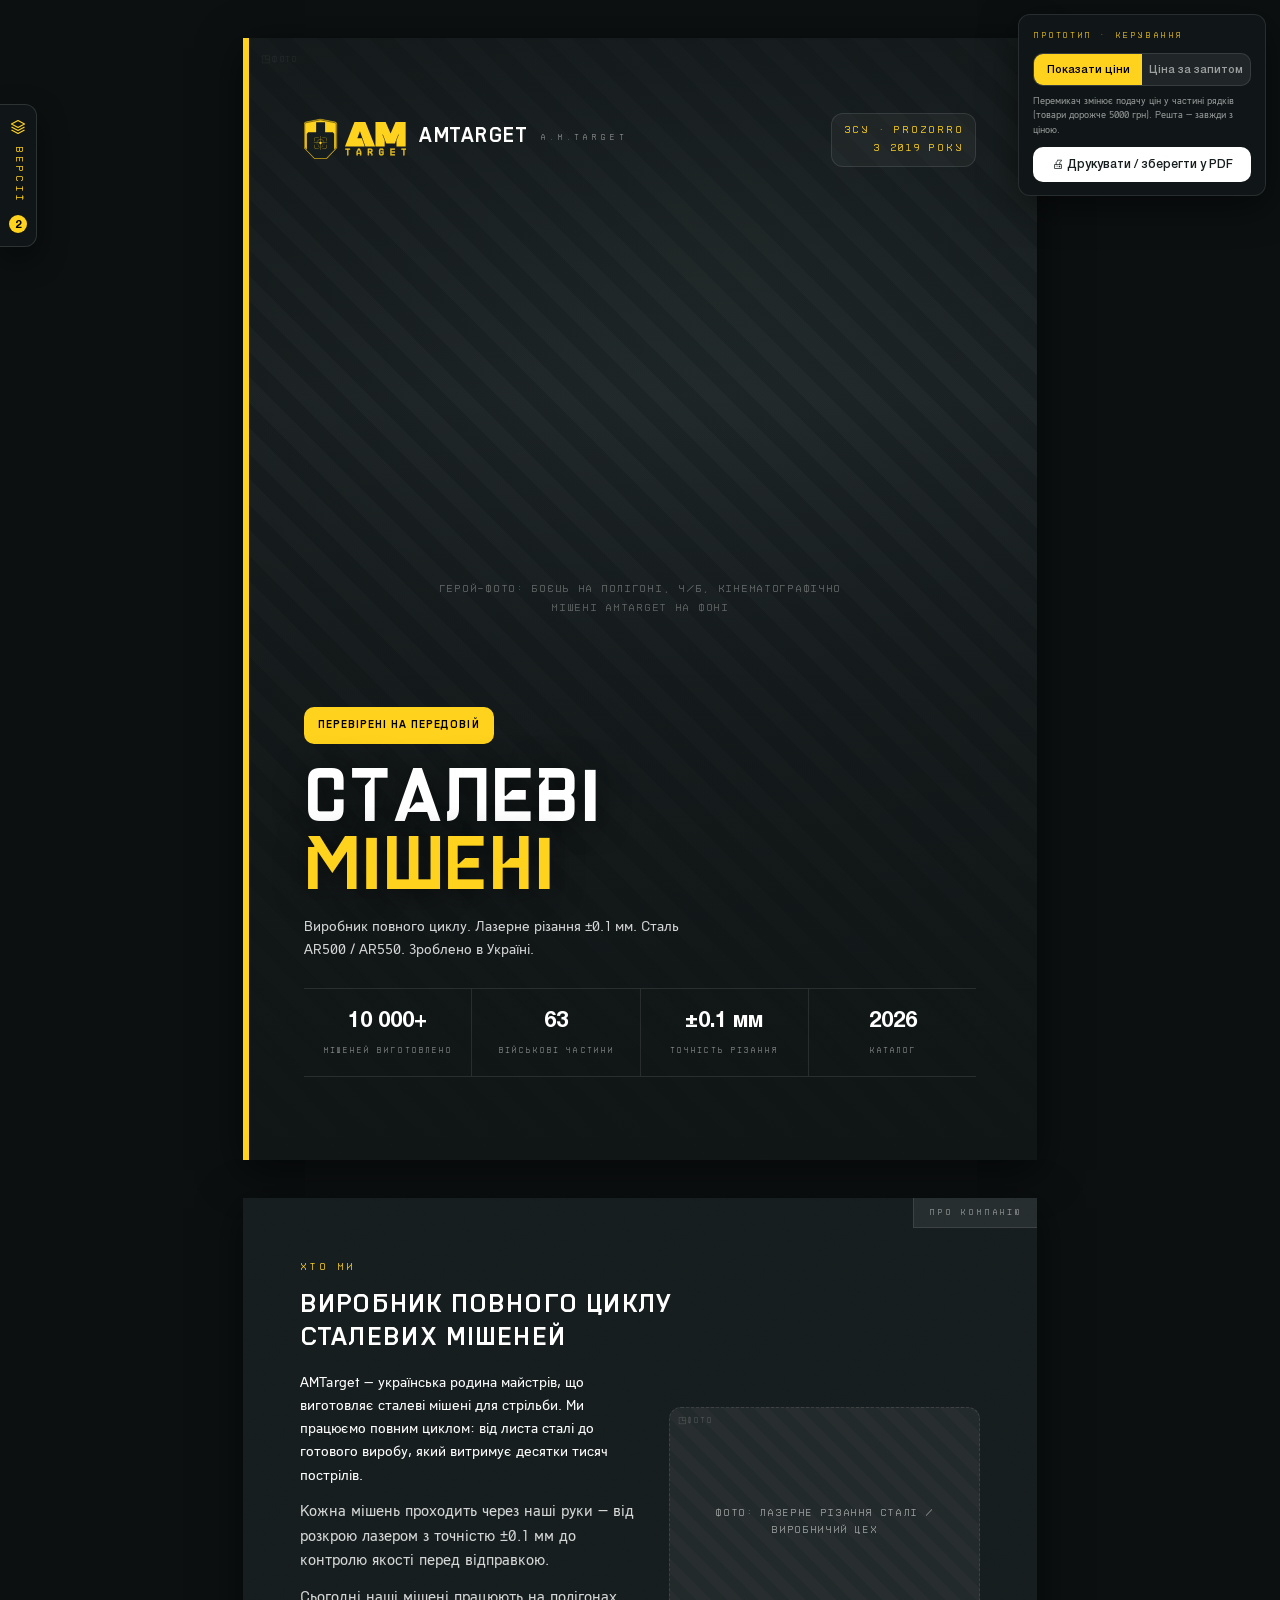
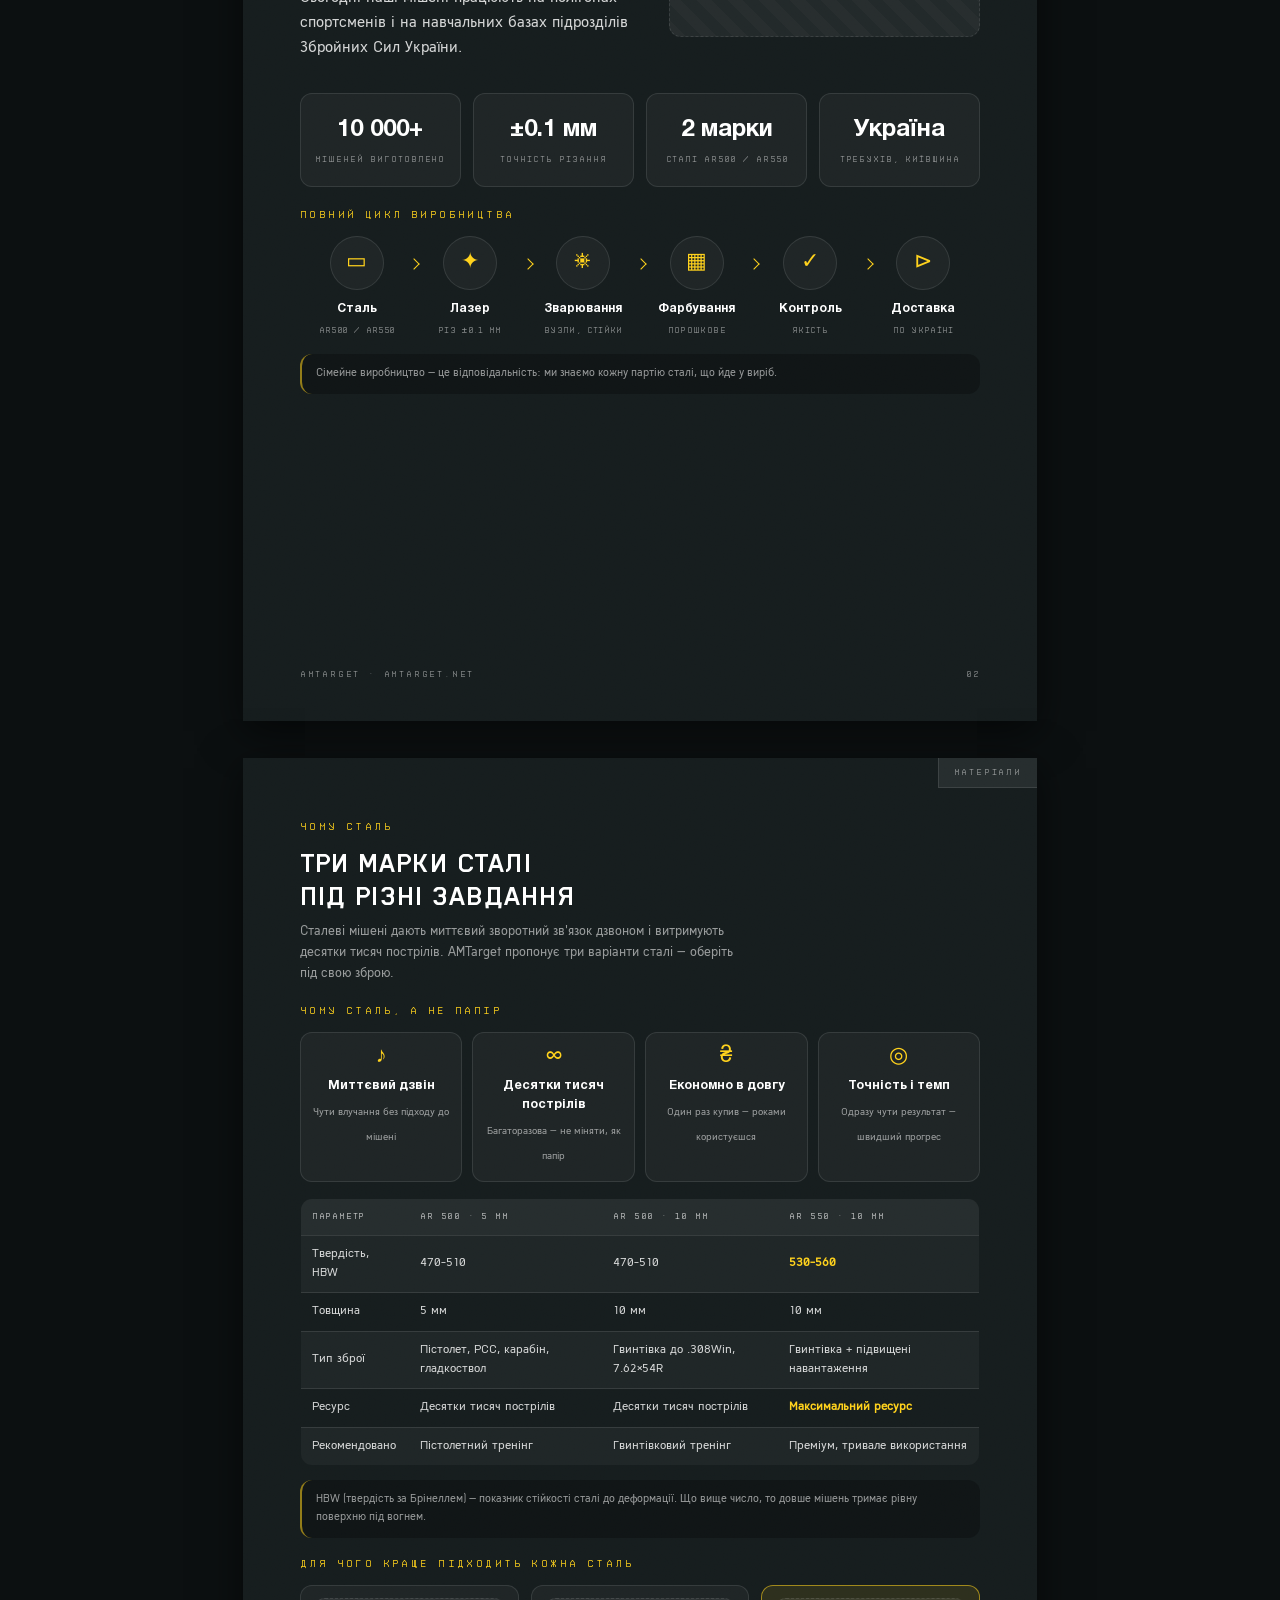
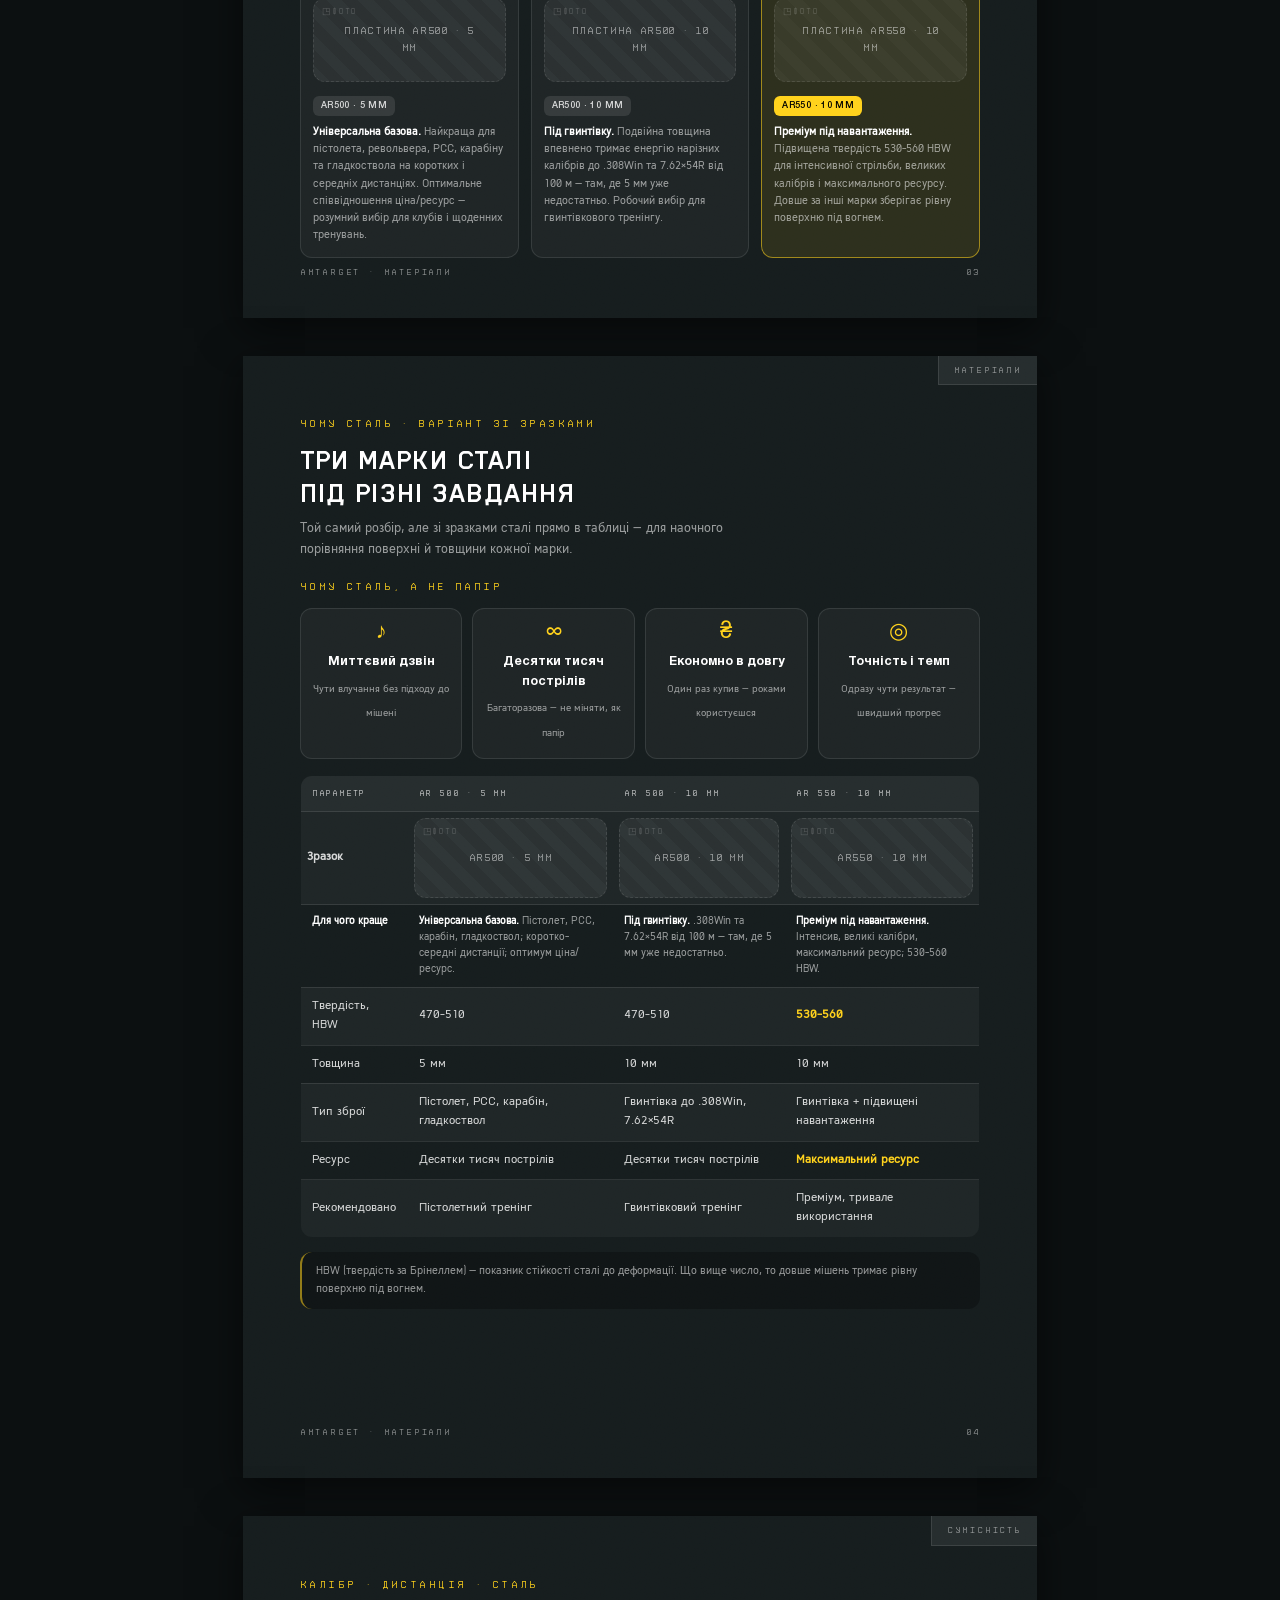
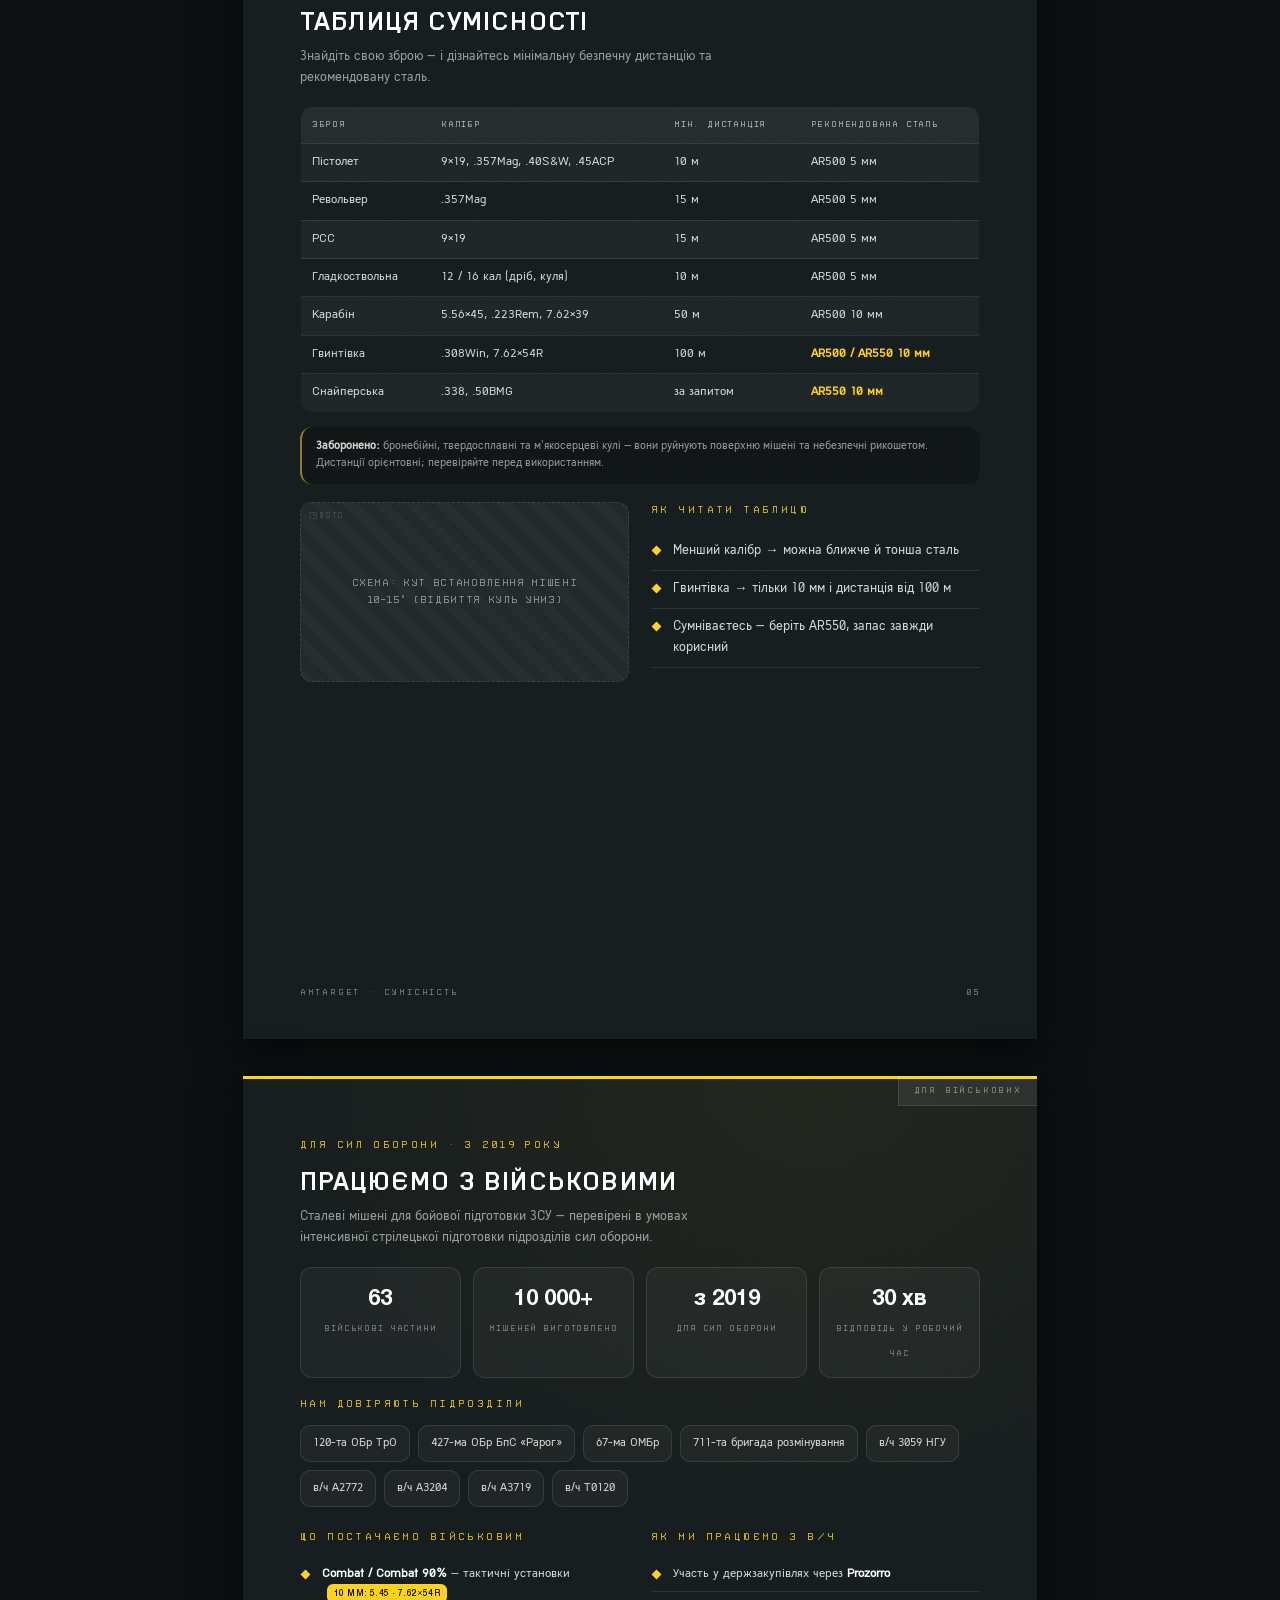
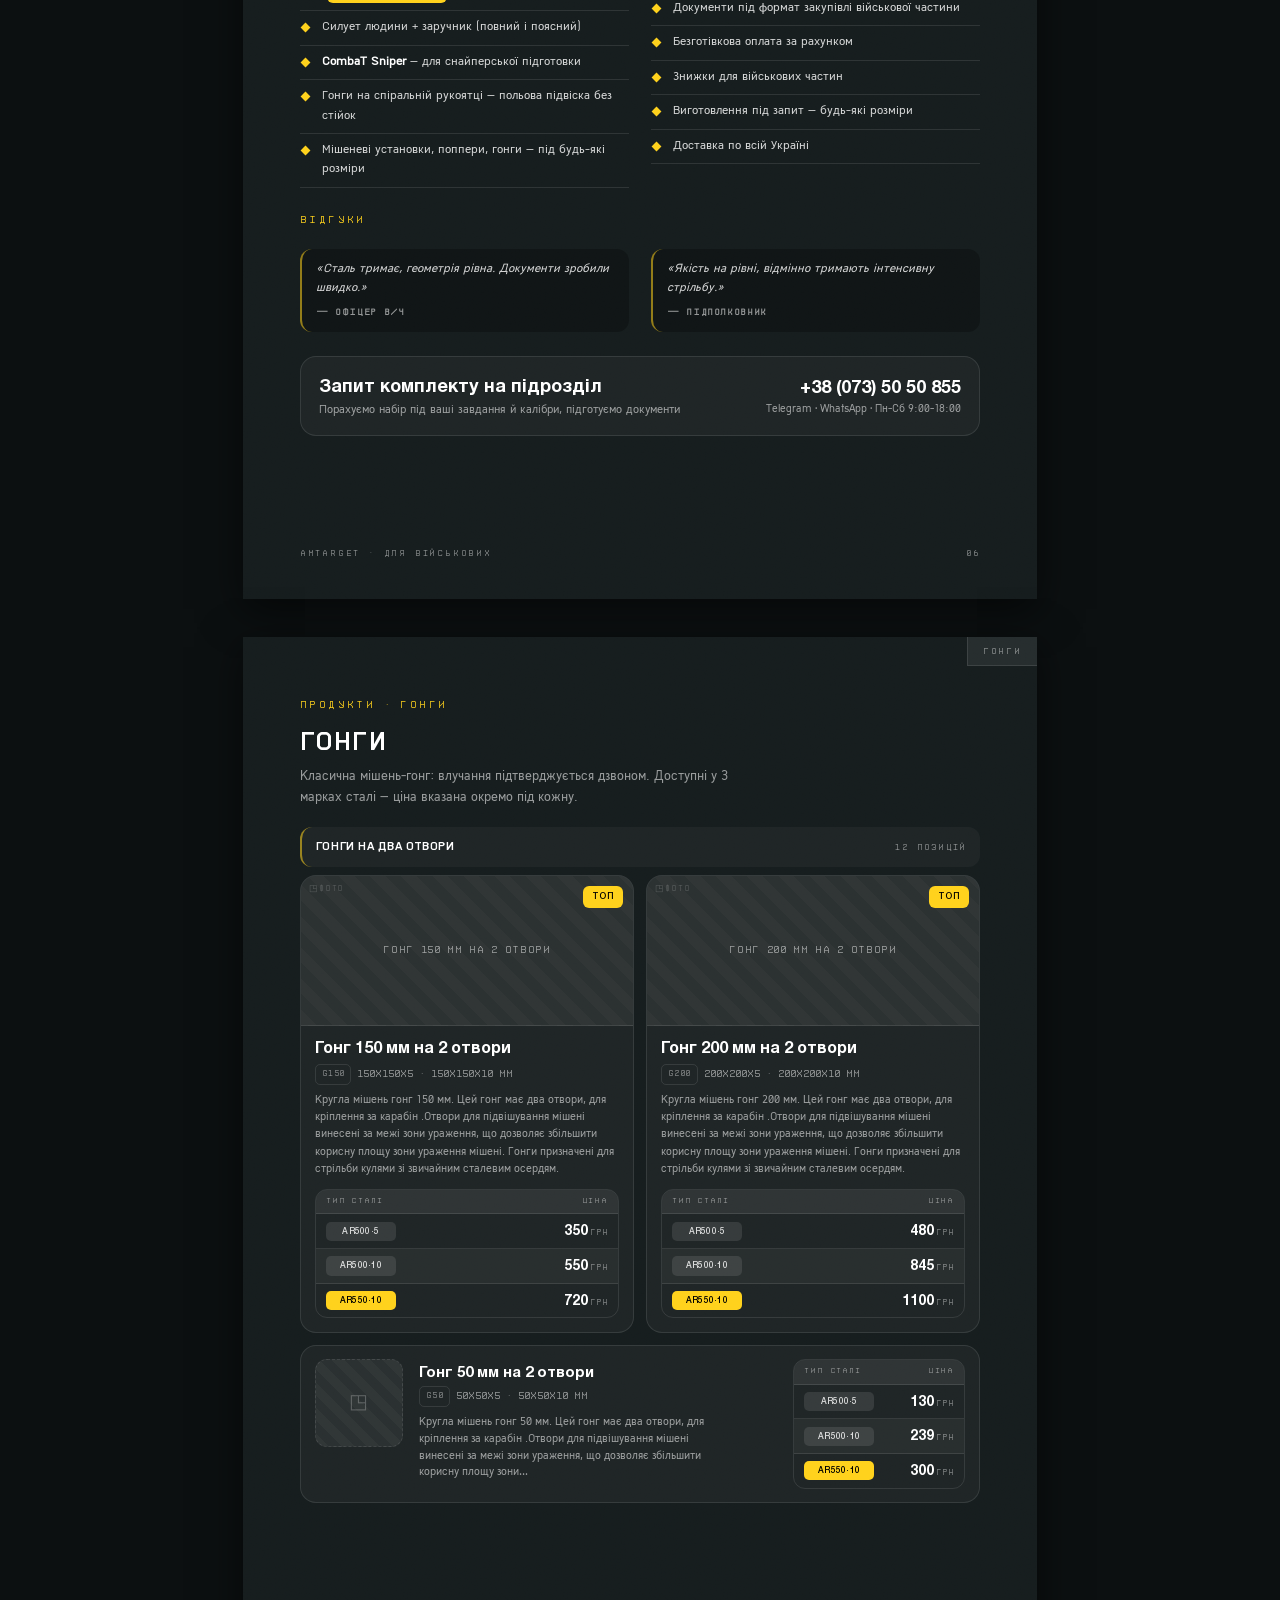
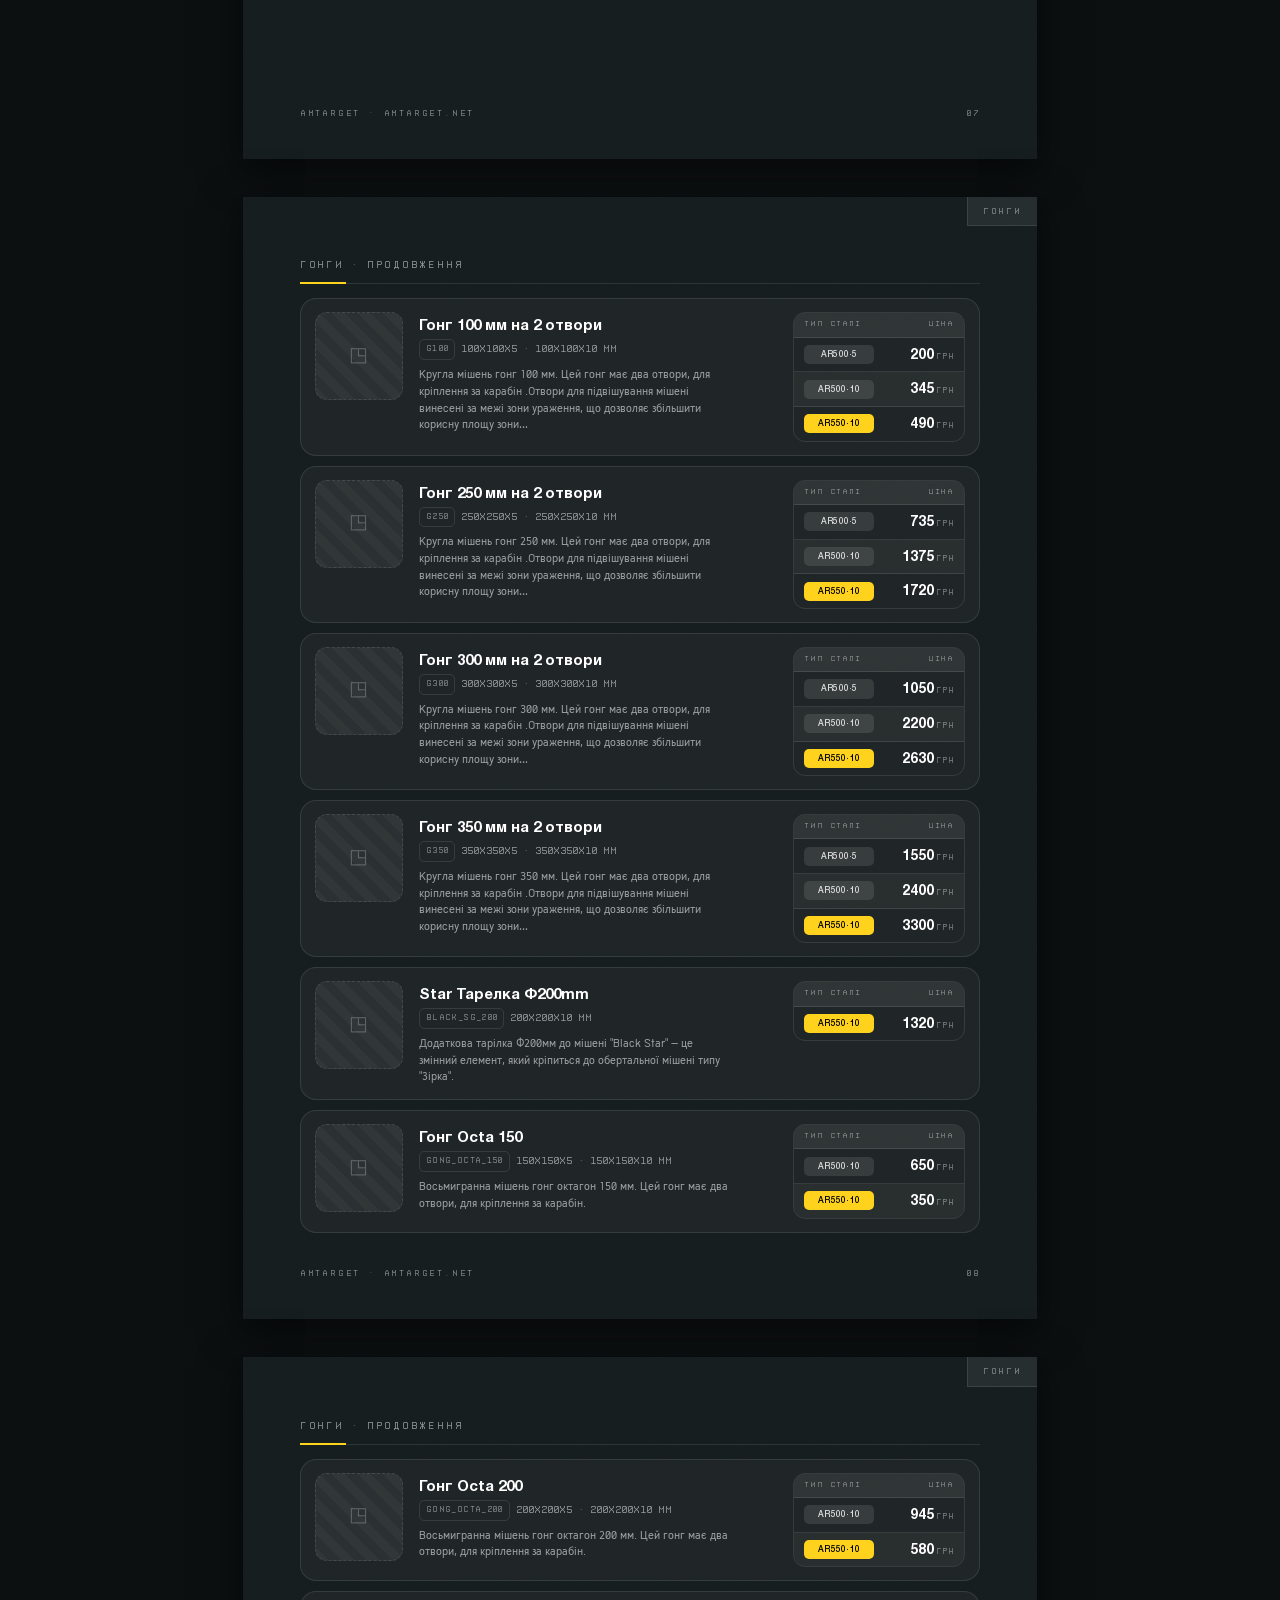
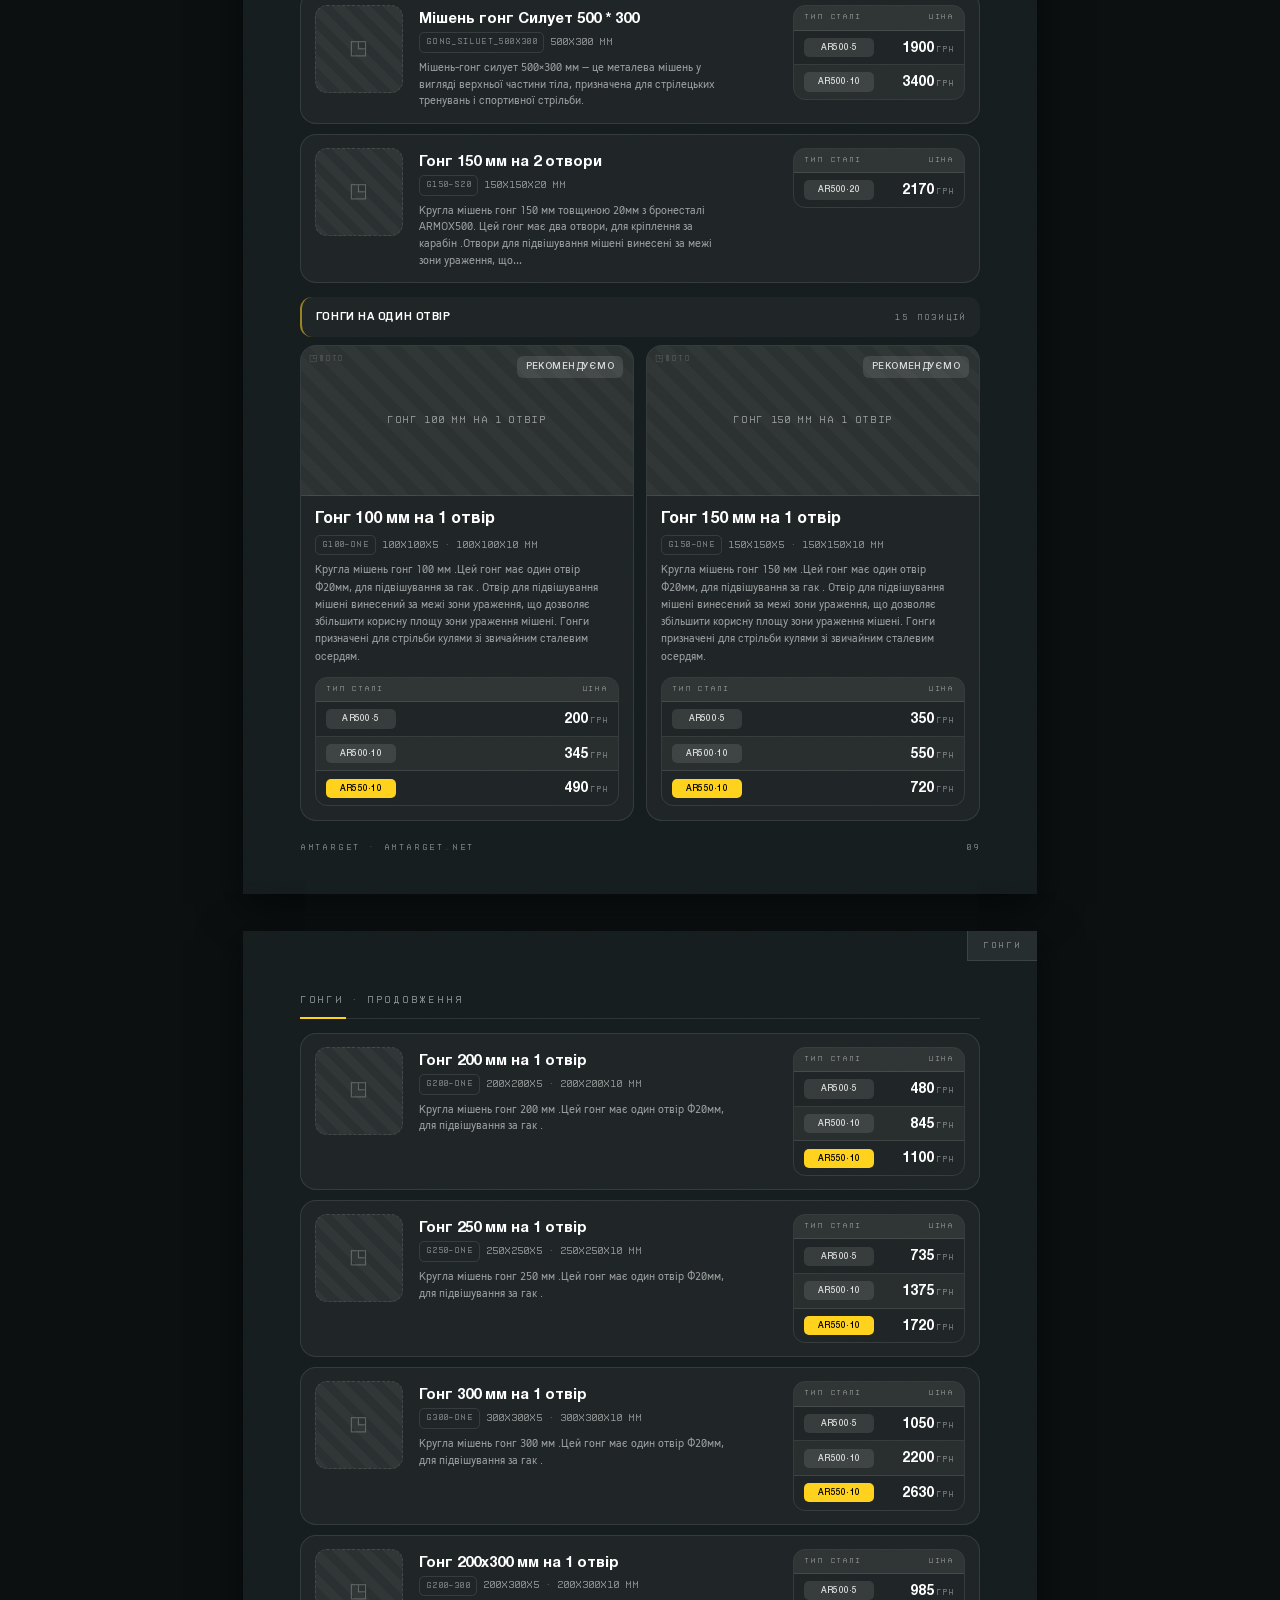
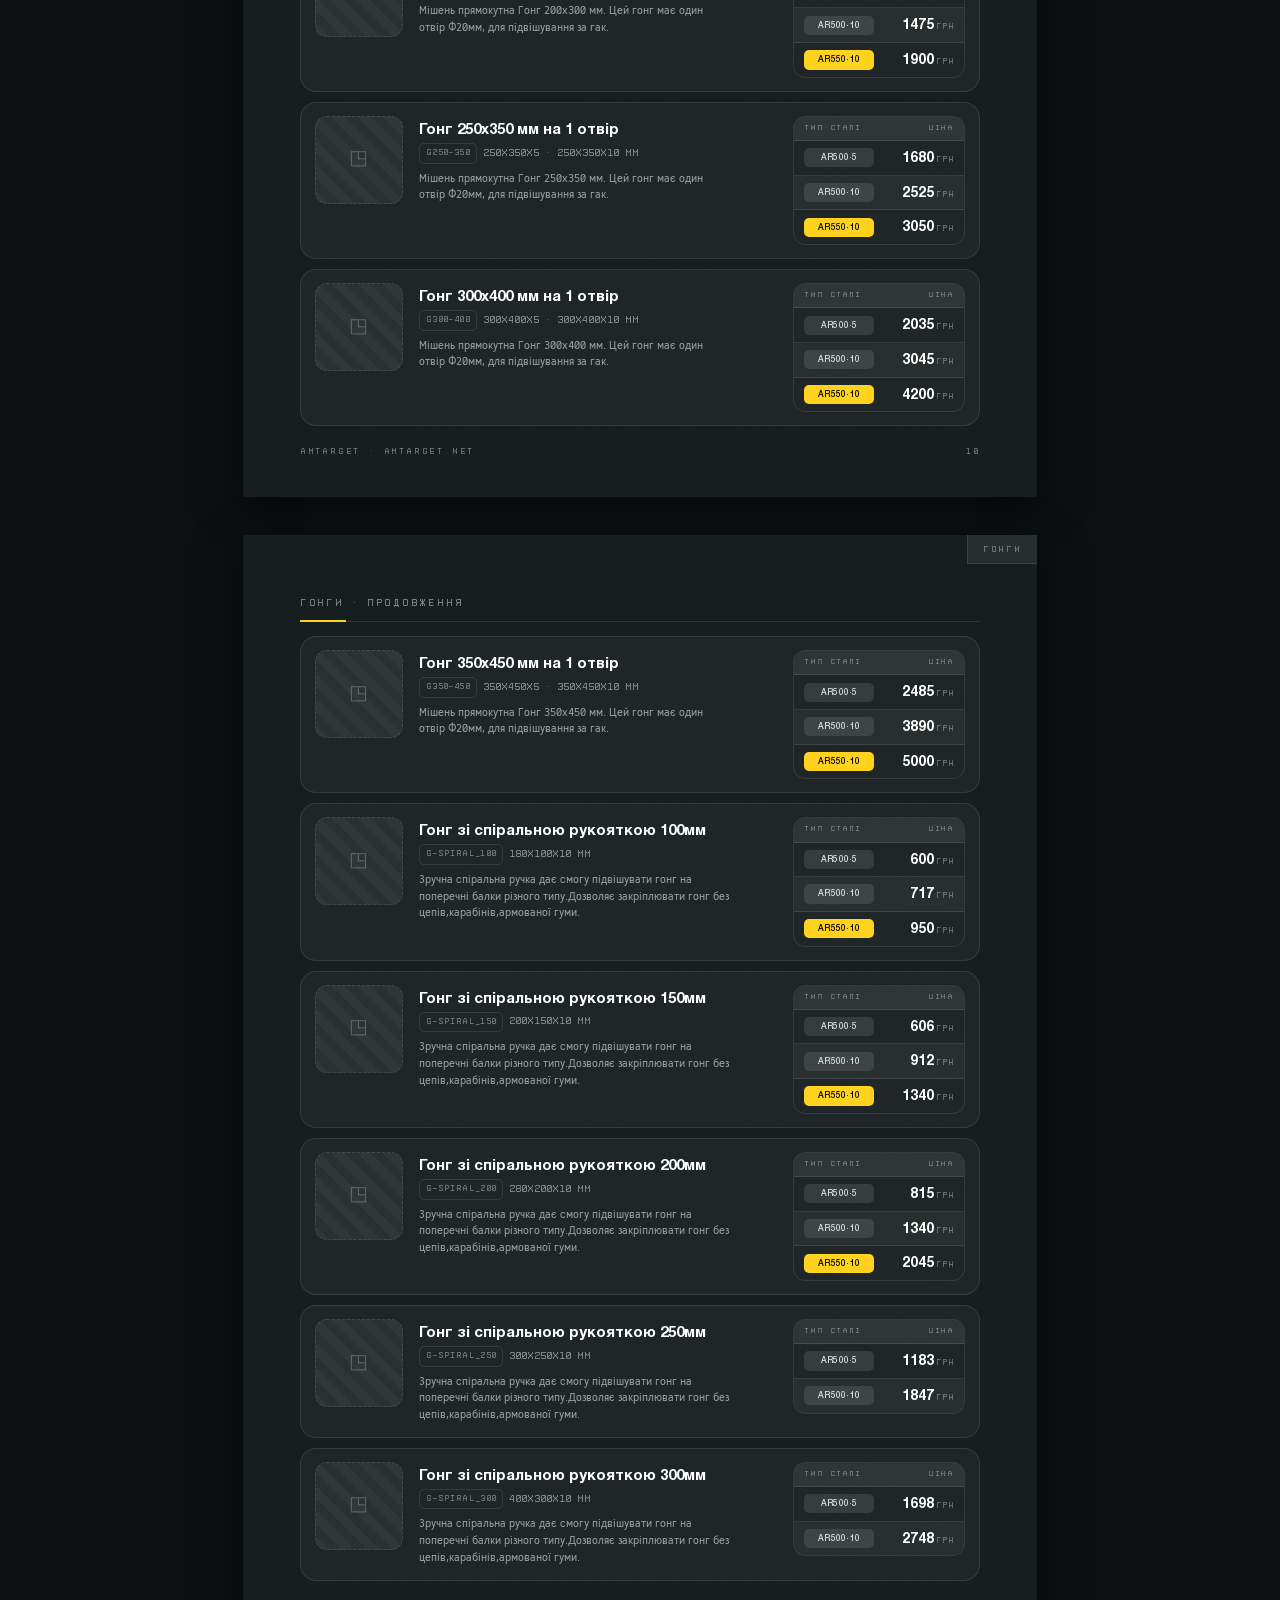
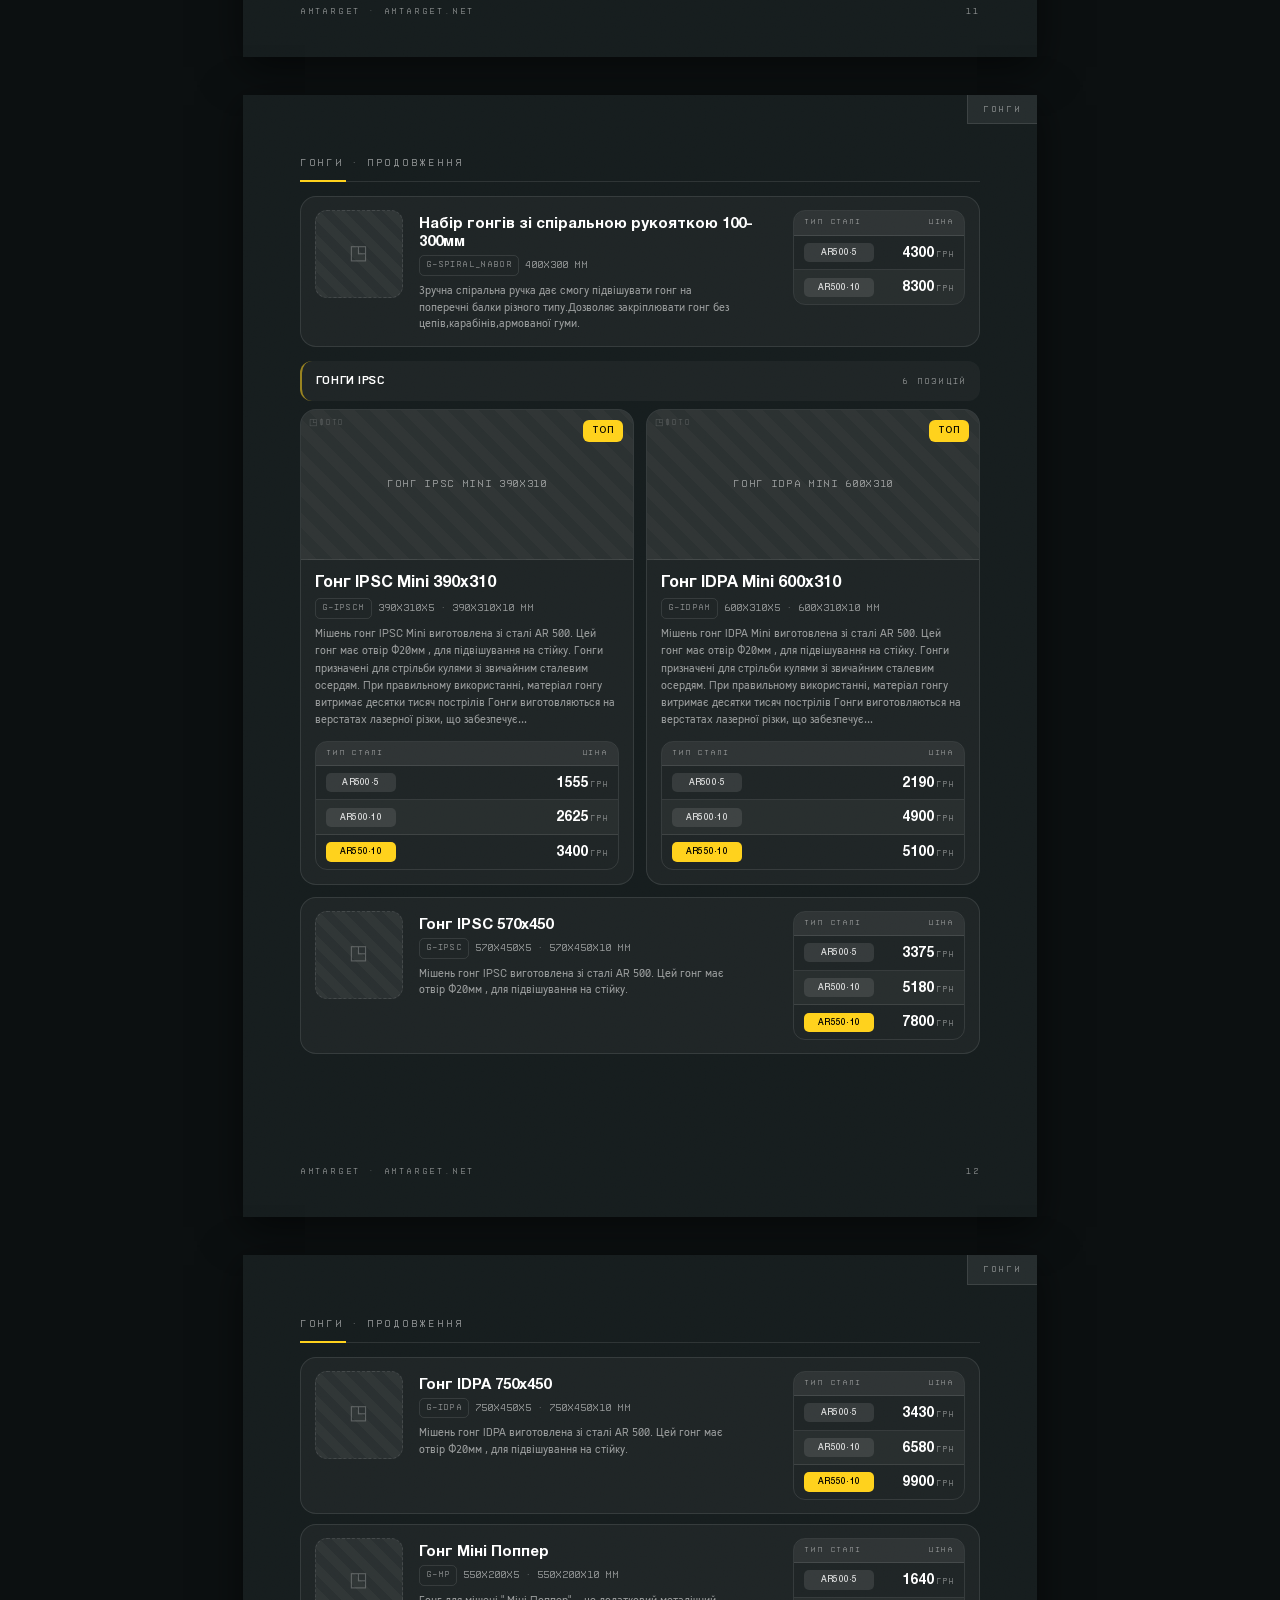
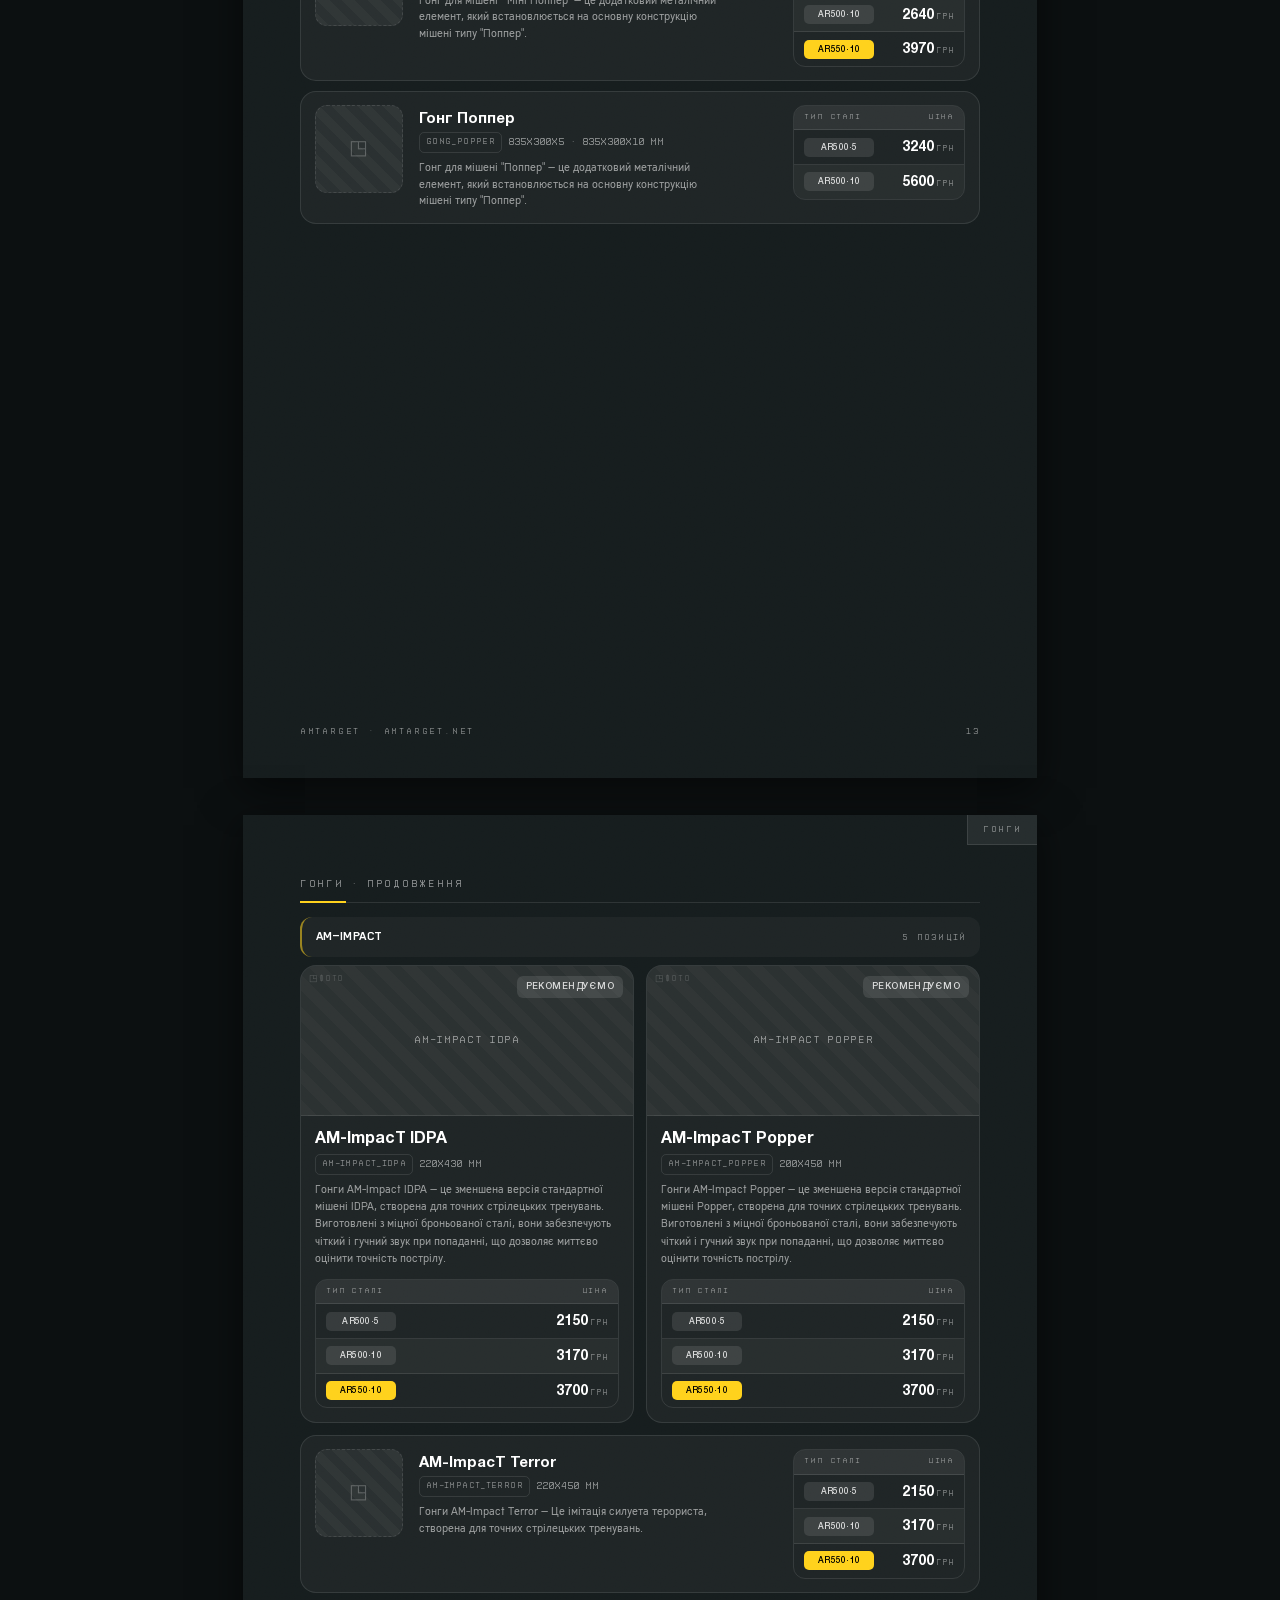
<file: target_brosh/versions/v1.html>
<!DOCTYPE html>
<html lang="uk"><head><meta charset="UTF-8"><meta name="viewport" content="width=device-width, initial-scale=1.0"><title>AMTarget — Каталог · Прототип</title>
<style>
/* ==========================================================================
   A.M. Target — КАТАЛОГ-БРОШУРА · тема портована з лендінгу /military/
   --------------------------------------------------------------------------
   Кольори, шрифти, радіуси, поверхні, скоси, кнопки — 1:1 з landing frame
   (style.css :root + ../assets/css/styles.css @font-face). Темне тло #161D1E,
   жовтий акцент #FFD21D хірургічно, зелений — для дії. Один візуальний ритм:
   поля 16mm/15mm, моно-eyebrow → заголовок → контент на кожній сторінці.
   ========================================================================== */

/* ── шрифти лендінгу (локальні woff2 у ../assets/fonts) ─────────────────────── */
@font-face{font-family:"HelveticaNeueCyr";font-weight:400;font-style:normal;font-display:swap;src:url("../assets/fonts/HelveticaNeueCyr-Roman.woff2") format("woff2");}
@font-face{font-family:"HelveticaNeueCyr";font-weight:500;font-style:normal;font-display:swap;src:url("../assets/fonts/HelveticaNeueCyr-Medium.woff2") format("woff2");}
@font-face{font-family:"HelveticaNeueCyr";font-weight:700;font-style:normal;font-display:swap;src:url("../assets/fonts/HelveticaNeueCyr-Bold.woff2") format("woff2");}
@font-face{font-family:"BF_Modernista";font-weight:400 900;font-style:normal;font-display:swap;src:url("../assets/fonts/BF_Modernista-Bold.woff2") format("woff2");}
@font-face{font-family:"BF_SUB_HEADLINE";font-weight:400 900;font-style:normal;font-display:swap;src:url("../assets/fonts/BF_SUB_HEADLINE_BOLD.woff2") format("woff2");}
@font-face{font-family:"BF_TEXT";font-weight:400;font-style:normal;font-display:swap;src:url("../assets/fonts/BF_TEXT_REGULAR.woff2") format("woff2");}
@font-face{font-family:"BF_MONO";font-weight:400;font-style:normal;font-display:swap;src:url("../assets/fonts/BF_MONO_BOOK.woff2") format("woff2");}

:root{
  /* бренд-токени — 1:1 з лендінгом */
  --accent:#ffd21d; --accent-2:#ffe478;
  --green:#00a046;  --l-green:#00e569;
  --site-bg:#161d1e; --white:#fff; --black:#000; --error:#ff6363;

  /* фон «столу» під сторінками — темніший за сторінку */
  --desk:#0c1011;
  /* сторінка = тло сайту */
  --paper:var(--site-bg);

  --font-title:"BF_Modernista",sans-serif;
  --font-btn:"HelveticaNeueCyr",sans-serif;
  --font-heading:"BF_SUB_HEADLINE","BF_Modernista",sans-serif;
  --font-body:"BF_TEXT","HelveticaNeueCyr",sans-serif;
  --font-mono:"BF_MONO",ui-monospace,monospace;

  /* поверхні / обводки / текст — 1:1 з лендінгом */
  --surface-1:rgba(255,255,255,.04);
  --surface-2:rgba(255,255,255,.07);
  --surface-3:rgba(255,255,255,.10);
  --border-soft:rgba(255,255,255,.10);
  --border-hover:rgba(255,255,255,.24);
  --text:#fff;
  --text-2:rgba(255,255,255,.82);
  --text-3:rgba(255,255,255,.56);
  --accent-tint:rgba(255,210,29,.10);
  --accent-line:rgba(255,210,29,.55);
  /* «well» — плашка ТЕМНІША за тло (офіційна нота, без обводки/глоу) */
  --well:rgba(0,0,0,.26);

  --r-btn:10px; --r-block:16px; --r-shortcard:12px; --r-panel:12px;
  --cut:14px;  /* розмір скосу для великих плашок */

  /* службові аліаси під стару розмітку */
  --ink:var(--site-bg); --steel:var(--surface-2); --steel-2:var(--surface-3);
  --paper-soft:var(--surface-1); --line:var(--border-soft); --muted:var(--text-3);
}

*{box-sizing:border-box;}
html,body{margin:0;padding:0;}
body{
  font-family:var(--font-body);
  color:var(--text-2);
  background:var(--desk);
  -webkit-font-smoothing:antialiased;
  line-height:1.55;
  color-scheme:dark;
  -webkit-print-color-adjust:exact;print-color-adjust:exact;
}

/* ── сторінка A4 ───────────────────────────────────────────────────────── */
.page{
  position:relative;width:210mm;min-height:297mm;margin:10mm auto;
  background:var(--paper);color:var(--text-2);
  box-shadow:0 10px 40px rgba(0,0,0,.55);
  overflow:hidden;page-break-after:always;
  -webkit-print-color-adjust:exact;print-color-adjust:exact;
}
/* атмосфера-зерно лендінгу — тонкий шар поверх тла кожної сторінки */
.page::before{
  content:"";position:absolute;inset:0;z-index:0;pointer-events:none;opacity:.04;
  mix-blend-mode:overlay;
  background-image:url("data:image/svg+xml,%3Csvg xmlns='http://www.w3.org/2000/svg' width='160' height='160'%3E%3Cfilter id='n'%3E%3CfeTurbulence type='fractalNoise' baseFrequency='0.8' numOctaves='2'/%3E%3C/filter%3E%3Crect width='100%25' height='100%25' filter='url(%23n)'/%3E%3C/svg%3E");
}
.page>*{position:relative;z-index:1;}
.pad{padding:16mm 15mm;}

/* кутовий ярлик секції — моно-утиліта (без червоної плашки) */
.tab{position:absolute;top:0;right:0;z-index:3;background:var(--surface-2);
  color:var(--text-3);font-family:var(--font-mono);font-size:10px;letter-spacing:.18em;
  font-weight:400;padding:7px 15px 6px;text-transform:uppercase;
  border-bottom:1px solid var(--border-soft);border-left:1px solid var(--border-soft);}
.pageno{position:absolute;bottom:10mm;right:15mm;z-index:2;font-family:var(--font-mono);
  font-size:10px;color:var(--text-3);letter-spacing:.1em;}
.foot-brand{position:absolute;bottom:10mm;left:15mm;z-index:2;font-family:var(--font-mono);
  font-size:10px;color:var(--text-3);letter-spacing:.18em;text-transform:uppercase;}

/* ── типографіка ───────────────────────────────────────────────────────── */
h1,h2,h3,h4{margin:0;line-height:1.14;font-family:var(--font-btn);
  font-weight:700;letter-spacing:0;color:var(--white);}
/* моно-eyebrow (надзаголовок) — фірмова деталь лендінгу */
.kicker{font-family:var(--font-mono);font-size:11px;font-weight:400;letter-spacing:.22em;
  text-transform:uppercase;color:var(--accent);margin-bottom:12px;}
.kicker .kicker-text{margin-right:-.22em;}
.sec-title{font-family:var(--font-heading);font-weight:900;font-size:30px;line-height:1.1;
  letter-spacing:.04em;text-transform:uppercase;color:var(--white);margin-bottom:8px;}
.sec-sub{font-family:var(--font-body);font-size:13.5px;color:var(--text-3);
  max-width:64ch;margin-bottom:18px;line-height:1.55;}
p{margin:0 0 12px;color:var(--text-2);}
.lead{font-size:15px;color:var(--text);}

/* ── плейсхолдер фото (темний блюпринт) ────────────────────────────────── */
.ph{position:relative;background:
    repeating-linear-gradient(45deg,rgba(255,255,255,.035) 0 11px,rgba(255,255,255,.015) 11px 22px),
    var(--surface-1);
  border:1px dashed var(--border-soft);border-radius:var(--r-shortcard);
  display:flex;align-items:center;justify-content:center;
  color:var(--text-3);font-family:var(--font-mono);font-size:11px;letter-spacing:.06em;
  text-transform:uppercase;text-align:center;padding:8px;min-height:60px;}
.ph::after{content:"\25F3 \0424\041E\0422\041E";position:absolute;top:6px;left:8px;
  font-size:9px;color:rgba(255,255,255,.22);letter-spacing:.1em;}
.ph .ph-cap{max-width:80%;}

/* ── розділювач (фірмовий скос-шов лендінгу) ───────────────────────────── */
.rule{height:9px;margin:18px 0;background:url("../assets/img/divider.svg") no-repeat center/100% 100%;
  border:0;opacity:.9;}

/* ========================================================================
   ОБКЛАДИНКА — повноекранне фото за затемненням, жовтий акцент-смуга
   ======================================================================== */
.cover{background:var(--site-bg);color:var(--white);}
.cover::before{display:none;}
.cover-stage{position:relative;width:100%;height:297mm;overflow:hidden;}
.cover-photo{position:absolute;inset:0;display:flex;align-items:center;justify-content:center;
  text-align:center;
  background:
    repeating-linear-gradient(45deg,rgba(255,255,255,.04) 0 18px,rgba(255,255,255,.012) 18px 36px),
    radial-gradient(120% 90% at 60% 18%,#1e2728,#101516 78%);
  color:var(--text-3);font-family:var(--font-mono);font-size:12px;letter-spacing:.06em;line-height:1.6;}
.cover-photo::after{content:"\25F3 \0424\041E\0422\041E";position:absolute;top:14px;left:18px;
  font-size:10px;color:rgba(255,255,255,.2);}
.cover-overlay{position:absolute;inset:0;z-index:1;
  background:linear-gradient(180deg,rgba(16,21,22,.66) 0%,rgba(16,21,22,.10) 32%,rgba(16,21,22,.55) 60%,rgba(16,21,22,.98) 100%);}
.cover-accent{position:absolute;left:0;top:0;bottom:0;width:6px;background:var(--accent);z-index:2;}
.cover-content{position:absolute;inset:0;z-index:3;display:flex;flex-direction:column;
  justify-content:space-between;padding:20mm 16mm 22mm;}
.cover-top{display:flex;justify-content:space-between;align-items:flex-start;}
.logo{display:flex;align-items:center;gap:12px;font-family:var(--font-heading);font-weight:900;
  font-size:24px;letter-spacing:.06em;text-transform:uppercase;color:var(--white);}
.logo .logo-img{height:46px;width:auto;display:block;}
.logo small{display:block;font-family:var(--font-mono);font-size:9px;letter-spacing:.34em;
  color:var(--text-3);font-weight:400;margin-top:3px;}
.cover-badge{font-family:var(--font-mono);font-size:11px;letter-spacing:.16em;color:var(--accent);
  border:1px solid var(--border-soft);background:var(--surface-1);padding:8px 12px;
  border-radius:var(--r-panel);text-transform:uppercase;text-align:right;line-height:1.6;}
.cover-tagline{display:inline-block;font-family:var(--font-heading);font-weight:900;font-size:13px;
  letter-spacing:.08em;text-transform:uppercase;color:var(--black);background:var(--accent);
  padding:8px 14px;border-radius:var(--r-btn);margin-bottom:18px;}
.cover-title{font-family:var(--font-title);font-weight:900;font-size:74px;line-height:.92;
  letter-spacing:.01em;text-transform:uppercase;color:var(--white);text-shadow:0 2px 30px rgba(0,0,0,.6);}
.cover-title b{color:var(--accent);font-weight:900;}
.cover-lede{font-family:var(--font-body);font-size:15px;color:var(--text-2);margin-top:18px;max-width:48ch;}
.cover-strip{display:flex;margin-top:26px;border-top:1px solid var(--border-soft);
  border-bottom:1px solid var(--border-soft);}
.cover-strip div{flex:1;padding:14px 4px;text-align:center;border-right:1px solid var(--border-soft);}
.cover-strip div:last-child{border-right:none;}
.cover-strip b{display:block;font-family:var(--font-btn);font-weight:700;font-size:22px;color:var(--white);}
.cover-strip span{font-family:var(--font-mono);font-size:9px;letter-spacing:.12em;color:var(--text-3);text-transform:uppercase;}

/* ── helpers / сітки ───────────────────────────────────────────────────── */
.grid-2{display:grid;grid-template-columns:1fr 1fr;gap:22px;}
.grid-3{display:grid;grid-template-columns:repeat(3,1fr);gap:10px;}
.grid-12{display:grid;grid-template-columns:1.1fr 1fr;gap:26px;align-items:center;}

/* статистика — поверхневі плитки (тонка обводка, моно-лейбл) */
.stat-row{display:flex;gap:12px;margin:20px 0;}
.stat{flex:1;background:var(--surface-1);border:1px solid var(--border-soft);
  border-radius:var(--r-panel);padding:15px 12px;text-align:center;}
.stat b{display:block;font-family:var(--font-btn);font-weight:700;font-size:24px;color:var(--white);}
.stat span{font-family:var(--font-mono);font-size:9.5px;letter-spacing:.1em;color:var(--text-3);text-transform:uppercase;}

/* реєстр-список (тонкі лінії, без коробок) */
.bullets{list-style:none;padding:0;margin:14px 0;}
.bullets li{padding:8px 0 8px 22px;position:relative;border-bottom:1px solid var(--border-soft);
  font-size:13.5px;color:var(--text-2);}
.bullets li::before{content:"";position:absolute;left:2px;top:14px;width:7px;height:7px;
  background:var(--accent);transform:rotate(45deg);}

/* цикл виробництва */
.cycle{display:flex;gap:0;margin:12px 0 4px;}
.cycle .step{flex:1;text-align:center;position:relative;padding:0 4px;}
.cycle .step .ic{width:54px;height:54px;margin:0 auto 9px;border-radius:50%;
  border:1px solid var(--border-soft);background:var(--surface-1);display:flex;align-items:center;
  justify-content:center;font-size:22px;color:var(--accent);}
.cycle .step b{display:block;font-family:var(--font-btn);font-weight:700;font-size:12px;color:var(--white);}
.cycle .step span{font-family:var(--font-mono);font-size:9.5px;color:var(--text-3);letter-spacing:.04em;}
.cycle .step:not(:last-child)::after{content:"";position:absolute;top:24px;right:-5px;width:7px;height:7px;
  border-top:1.5px solid var(--accent);border-right:1.5px solid var(--accent);transform:rotate(45deg);}

/* ── таблиці ───────────────────────────────────────────────────────────── */
table.tbl{width:100%;border-collapse:collapse;font-size:12.5px;margin:6px 0 14px;
  border:1px solid var(--border-soft);border-radius:var(--r-panel);overflow:hidden;}
table.tbl th{background:var(--surface-2);color:var(--text-2);text-align:left;padding:10px 11px;
  font-family:var(--font-mono);font-size:10px;letter-spacing:.08em;text-transform:uppercase;font-weight:400;
  border-bottom:1px solid var(--border-soft);}
table.tbl td{padding:9px 11px;border-bottom:1px solid var(--border-soft);color:var(--text-2);}
table.tbl tr:last-child td{border-bottom:none;}
table.tbl tr:nth-child(even) td{background:var(--surface-1);}
table.tbl .hl{color:var(--accent);font-weight:700;}
table.tbl tr.trow-img td{padding:6px;vertical-align:middle;background:var(--surface-1);}
table.tbl tr.trow-desc td{font-size:11px;line-height:1.45;color:var(--text-3);vertical-align:top;}
table.tbl tr.trow-desc td b{color:var(--white);}
.timg{min-height:80px;border-radius:var(--r-shortcard);margin:0;}

/* нота — «well»: плашка темніша за тло, тонка акцент-лінія зліва */
.note{font-family:var(--font-body);font-size:11.5px;color:var(--text-3);background:var(--well);
  border-left:2px solid var(--accent-line);border-radius:var(--r-panel);
  padding:11px 14px;margin:12px 0;line-height:1.55;}
.note b{color:var(--text-2);}

/* переваги «чому сталь» */
.benefits{display:grid;grid-template-columns:repeat(4,1fr);gap:10px;margin:4px 0 16px;}
.benefits>div{border:1px solid var(--border-soft);border-radius:var(--r-shortcard);padding:13px 11px;
  text-align:center;background:var(--surface-1);}
.benefits .bic{font-size:22px;line-height:1;margin-bottom:8px;color:var(--accent);}
.benefits b{display:block;font-family:var(--font-btn);font-weight:700;font-size:12.5px;
  margin-bottom:4px;color:var(--white);}
.benefits span{font-family:var(--font-body);font-size:10.5px;color:var(--text-3);line-height:1.4;}

/* картки сталі */
.steel-notes{display:grid;grid-template-columns:repeat(3,1fr);gap:12px;margin-top:8px;}
.steel-notes>div{border:1px solid var(--border-soft);border-radius:var(--r-panel);
  padding:12px;background:var(--surface-1);}
.steel-notes>div.ar550{border-color:var(--accent-line);background:var(--accent-tint);}
.steel-notes .sn-img{min-height:84px;border-radius:var(--r-shortcard);margin-bottom:10px;}
.steel-notes .flag{margin-bottom:8px;}
.steel-notes p{margin:0;font-family:var(--font-body);font-size:11.5px;line-height:1.5;color:var(--text-3);}
.steel-notes b{color:var(--white);}

/* картка-товар (узагальнена) */
.card{border:1px solid var(--border-soft);border-radius:var(--r-shortcard);background:var(--surface-1);overflow:hidden;}
.card>.ph{border:none;border-radius:0;border-bottom:1px solid var(--border-soft);min-height:96px;}
.card .body{padding:11px;}
.card h4{font-family:var(--font-btn);font-weight:700;font-size:14px;margin-bottom:3px;color:var(--white);}
.card .spec{font-family:var(--font-mono);font-size:11px;color:var(--text-3);}

/* прапорці-пігулки марок сталі */
.flag{display:inline-block;font-family:var(--font-btn);font-size:9px;font-weight:500;letter-spacing:.04em;
  text-transform:uppercase;padding:3px 8px;border-radius:6px;}
.flag.ar550{background:var(--accent);color:var(--black);}
.flag.steel{background:var(--surface-3);color:var(--text-2);}

/* ===== featured TOP cards ===== */
.hero-row{display:grid;grid-template-columns:1fr 1fr;gap:12px;margin:6px 0 12px;}
.hero{border:1px solid var(--border-soft);border-radius:var(--r-block);overflow:hidden;
  background:var(--surface-1);display:flex;flex-direction:column;}
.hero-img{position:relative;min-height:150px;border:none;border-radius:0;
  border-bottom:1px solid var(--border-soft);}
.hero-badge{position:absolute;top:10px;right:10px;z-index:2;font-family:var(--font-btn);font-size:9px;
  font-weight:500;letter-spacing:.05em;text-transform:uppercase;padding:4px 9px;border-radius:6px;}
.hero-badge.top{background:var(--accent);color:var(--black);}
.hero-badge.rec{background:var(--surface-3);color:var(--text-2);}
.hero-body{padding:13px 14px 14px;display:flex;flex-direction:column;flex:1;}
.hero-body h3{font-family:var(--font-btn);font-weight:700;font-size:16px;line-height:1.16;color:var(--white);}
.hero-body .meta{display:flex;flex-wrap:wrap;align-items:center;gap:6px;margin:7px 0;}
.hero-desc{font-family:var(--font-body);font-size:11.5px;line-height:1.5;color:var(--text-3);margin:0 0 11px;flex:1;}
.hero-price{margin-top:auto;}
body.req .hero[data-toggle] .price{display:none;}
body.req .hero[data-toggle] .price-req{display:inline;}

/* ===== category product LIST ===== */
.catbar{display:flex;justify-content:space-between;align-items:baseline;
  border-left:2px solid var(--accent-line);background:var(--surface-1);
  border-radius:var(--r-panel);
  padding:9px 14px;margin:14px 0 8px;font-family:var(--font-heading);font-weight:900;font-size:14px;
  letter-spacing:.04em;text-transform:uppercase;color:var(--white);}
.catbar span{font-family:var(--font-mono);font-weight:400;font-size:10px;letter-spacing:.12em;
  text-transform:uppercase;color:var(--text-3);}
.runhdr{font-family:var(--font-mono);font-size:11px;font-weight:400;text-transform:uppercase;
  letter-spacing:.16em;color:var(--text-3);border-bottom:1px solid var(--border-soft);
  padding-bottom:9px;margin-bottom:14px;position:relative;}
.runhdr::after{content:"";position:absolute;left:0;bottom:-1px;width:46px;height:2px;background:var(--accent);}
.plist.one{border:1px solid var(--border-soft);border-radius:var(--r-block);overflow:hidden;
  background:var(--surface-1);margin-bottom:10px;}
.prow{display:grid;grid-template-columns:88px 1fr auto;gap:16px;align-items:center;padding:13px 14px;}
.plist.one .prow+.prow{border-top:1px solid var(--border-soft);}
.thumb{width:88px;height:88px;border-radius:var(--r-shortcard);border:1px dashed var(--border-soft);
  position:relative;background:
    repeating-linear-gradient(45deg,rgba(255,255,255,.04) 0 9px,rgba(255,255,255,.012) 9px 18px),
    var(--surface-1);}
.thumb::after{content:"\25F3";position:absolute;inset:0;display:flex;align-items:center;
  justify-content:center;color:rgba(255,255,255,.24);font-size:20px;}
.pinfo h4{font-family:var(--font-btn);font-weight:700;font-size:15px;line-height:1.2;color:var(--white);}
.pdesc{margin:7px 0 0;font-family:var(--font-body);font-size:11.5px;line-height:1.45;color:var(--text-3);max-width:52ch;}
.meta{display:flex;flex-wrap:wrap;align-items:center;gap:6px;margin-top:5px;}
.meta .sku{font-family:var(--font-mono);font-size:9.5px;font-weight:400;letter-spacing:.04em;
  color:var(--text-3);border:1px solid var(--border-soft);border-radius:5px;padding:2px 6px;}
.meta .dim{font-family:var(--font-mono);font-size:11px;color:var(--text-3);}
.chip{font-family:var(--font-btn);font-size:8.5px;font-weight:500;letter-spacing:.03em;text-transform:uppercase;
  color:var(--text-2);background:var(--surface-3);border-radius:5px;padding:3px 6px;}
.chip.ar550{background:var(--accent);color:var(--black);}
.pprice{text-align:right;white-space:nowrap;}
.price{font-family:var(--font-btn);font-size:14.5px;font-weight:700;color:var(--white);}
.price small{font-family:var(--font-mono);font-size:9.5px;color:var(--text-3);font-weight:400;margin-left:2px;}
.price-req{display:none;font-family:var(--font-mono);font-size:10.5px;font-weight:400;color:var(--accent);
  letter-spacing:.04em;text-transform:uppercase;}
body.req .prow[data-toggle] .price{display:none;}
body.req .prow[data-toggle] .price-req{display:inline;}
.modehint{display:inline-block;font-family:var(--font-mono);font-size:10px;font-weight:400;letter-spacing:.1em;
  text-transform:uppercase;color:var(--accent);border:1px dashed var(--accent-line);border-radius:6px;
  padding:4px 9px;margin-bottom:4px;}

/* розбивка цін за маркою сталі */
.prow.brk{align-items:start;}
.prow.brk .pinfo{padding-top:4px;}
.prow.brk .price,.hero-price .price{display:flex;flex-direction:column;gap:0;min-width:172px;
  border:1px solid var(--border-soft);border-radius:var(--r-shortcard);overflow:hidden;}
.psteel{display:flex;justify-content:space-between;align-items:center;gap:12px;padding:6px 10px;
  border-bottom:1px solid var(--border-soft);}
.psteel:last-child{border-bottom:none;}
.psteel.pshead{background:var(--surface-2);padding:5px 10px;}
.psteel.pshead .ps-h{font-family:var(--font-mono);font-size:8.5px;font-weight:400;letter-spacing:.1em;
  text-transform:uppercase;color:var(--text-3);}
.psteel:not(.pshead):nth-child(odd){background:var(--surface-1);}
.psteel .chip{min-width:70px;text-align:center;}
.ps-val{font-family:var(--font-btn);font-size:14px;font-weight:700;color:var(--white);}
.ps-val small{font-family:var(--font-mono);font-size:9px;color:var(--text-3);font-weight:400;margin-left:2px;}

/* ========================================================================
   СТОРІНКА «ДЛЯ ВІЙСЬКОВИХ» — те саме тло, тонка акцент-рамка зверху
   ======================================================================== */
.page.mil{background:
    radial-gradient(120% 70% at 72% 0%,rgba(255,210,29,.05),transparent 60%),
    var(--site-bg);}
.page.mil::after{content:"";position:absolute;top:0;left:0;right:0;height:3px;background:var(--accent);z-index:2;}
.page.mil .kicker{color:var(--accent);}
.mil-stats{display:flex;gap:12px;margin:18px 0;}
.mil-stats div{flex:1;border:1px solid var(--border-soft);border-radius:var(--r-panel);
  padding:13px 8px;text-align:center;background:var(--surface-1);}
.mil-stats b{display:block;font-family:var(--font-btn);font-weight:700;font-size:22px;color:var(--white);}
.mil-stats span{font-family:var(--font-mono);font-size:9.5px;letter-spacing:.09em;text-transform:uppercase;color:var(--text-3);}
.mil-units{display:flex;flex-wrap:wrap;gap:8px;margin:10px 0 4px;}
.mil-units .u{border:1px solid var(--border-soft);background:var(--surface-1);border-radius:var(--r-btn);
  padding:8px 12px;font-family:var(--font-body);font-size:12px;color:var(--text-2);}
.mil-cols{display:grid;grid-template-columns:1fr 1fr;gap:22px;margin-top:6px;}
.mil-list{list-style:none;padding:0;margin:8px 0;}
.mil-list li{padding:7px 0 7px 22px;position:relative;border-bottom:1px solid var(--border-soft);
  font-size:12.5px;color:var(--text-2);}
.mil-list li::before{content:"";position:absolute;left:2px;top:13px;width:7px;height:7px;
  background:var(--accent);transform:rotate(45deg);}
.mil-list b{color:var(--white);}
.mil-flag{display:inline-block;font-family:var(--font-btn);font-size:8.5px;font-weight:500;letter-spacing:.05em;
  text-transform:uppercase;padding:3px 7px;border-radius:6px;background:var(--accent);color:var(--black);margin-left:5px;}
.mil-quote{border-left:2px solid var(--accent-line);background:var(--well);
  border-radius:var(--r-panel);padding:11px 14px;margin:8px 0;
  font-family:var(--font-body);font-size:12.5px;color:var(--text-2);font-style:italic;}
.mil-quote b{display:block;font-style:normal;font-family:var(--font-mono);color:var(--text-3);
  font-size:10.5px;letter-spacing:.06em;margin-top:6px;text-transform:uppercase;}
/* CTA — велика плашка зі скосами (TR + BL) */
.mil-cta{display:flex;justify-content:space-between;align-items:center;
  border:1px solid var(--border-soft);background:var(--surface-1);padding:16px 18px;margin-top:16px;
  border-radius:var(--r-block);}
.mil-cta .big{font-family:var(--font-btn);font-weight:700;font-size:18px;color:var(--white);}
.mil-cta .big.phone{color:var(--accent);}

/* ── безпека: ghost-номери + тонкі лінії ──────────────────────────────── */
.safety{counter-reset:s;list-style:none;padding:0;margin:8px 0;}
.safety li{position:relative;padding:13px 0 13px 56px;border-bottom:1px solid var(--border-soft);
  font-size:13.5px;color:var(--text-2);min-height:46px;display:flex;align-items:center;}
.safety li::before{counter-increment:s;content:counter(s,decimal-leading-zero);position:absolute;left:0;top:50%;
  transform:translateY(-50%);font-family:var(--font-heading);font-weight:900;font-size:28px;
  color:var(--accent);opacity:.85;width:42px;}

/* ── задня обкладинка ─────────────────────────────────────────────────── */
.back{background:radial-gradient(120% 80% at 50% 0%,#1c2526,#0f1415 72%),var(--site-bg);color:var(--white);}
.back::before{display:none;}
.back .pad{height:297mm;display:flex;flex-direction:column;justify-content:space-between;padding:24mm 15mm;}
.back .c-grid{display:grid;grid-template-columns:1.2fr 1fr;gap:30px;margin-top:22px;}
.back .c-item{margin-bottom:16px;border-bottom:1px solid var(--border-soft);padding-bottom:14px;}
.back .c-item span{display:block;font-family:var(--font-mono);font-size:10px;letter-spacing:.18em;
  text-transform:uppercase;color:var(--text-3);margin-bottom:4px;}
.back .c-item b{font-family:var(--font-btn);font-weight:700;font-size:18px;color:var(--white);}
.back .qr{width:120px;height:120px;background:var(--white);border-radius:var(--r-panel);display:flex;
  align-items:center;justify-content:center;color:#555;font-family:var(--font-mono);font-size:10px;text-align:center;}
.back .proof{display:flex;border-top:1px solid var(--border-soft);padding-top:18px;margin-top:10px;}
.back .proof div{flex:1;border-right:1px solid var(--border-soft);text-align:center;padding:0 6px;}
.back .proof div:last-child{border-right:none;}
.back .proof b{display:block;font-family:var(--font-btn);font-weight:700;font-size:22px;color:var(--white);}
.back .proof span{font-family:var(--font-mono);font-size:9.5px;color:var(--text-3);letter-spacing:.12em;text-transform:uppercase;}

/* ── кнопки (дизайн-система лендінгу) ─────────────────────────────────── */
.btn{position:relative;display:inline-flex;align-items:center;justify-content:center;gap:10px;
  min-height:48px;padding:0 26px;border:1px solid transparent;border-radius:var(--r-btn);
  font-family:var(--font-btn);font-weight:500;font-size:15px;line-height:1.2;letter-spacing:.02em;
  text-align:center;text-transform:none;cursor:pointer;text-decoration:none;}
.btn-arrow{flex:0 0 auto;width:9px;height:9px;border-top:1px solid currentColor;
  border-right:1px solid currentColor;transform:rotate(45deg);}
.btn--primary{background:var(--accent);border-color:var(--accent);color:var(--black);}
.btn--green{background:var(--green);border-color:var(--green);color:var(--white);}
.btn--outline{background:transparent;border-color:var(--border-hover);color:var(--white);}

/* ── панель керування (прототип) ──────────────────────────────────────── */
.controls{position:fixed;top:14px;right:14px;z-index:999;background:#101617;color:var(--white);
  border:1px solid var(--border-soft);border-radius:var(--r-panel);padding:13px 14px;
  box-shadow:0 10px 36px rgba(0,0,0,.5);font-family:var(--font-body);font-size:12px;width:248px;}
.controls h5{margin:0 0 9px;font-family:var(--font-mono);font-size:10px;letter-spacing:.16em;
  text-transform:uppercase;color:var(--accent);font-weight:400;}
.controls .seg{display:flex;background:var(--surface-2);border-radius:var(--r-btn);overflow:hidden;margin-bottom:9px;
  border:1px solid var(--border-soft);}
.controls .seg button{flex:1;border:none;background:transparent;color:var(--text-3);padding:9px 6px;
  font-family:var(--font-btn);font-size:11px;cursor:pointer;font-weight:500;}
.controls .seg button.on{background:var(--accent);color:var(--black);}
.controls .hint{font-family:var(--font-body);font-size:10px;color:var(--text-3);line-height:1.45;margin:6px 0 0;}
.controls .print{width:100%;margin-top:9px;background:var(--white);color:var(--site-bg);border:none;
  padding:10px;border-radius:var(--r-btn);font-family:var(--font-btn);font-weight:500;cursor:pointer;font-size:12px;}

@media print{
  body{background:#fff;}
  .controls{display:none !important;}
  .page{margin:0;box-shadow:none;width:auto;min-height:auto;}
  @page{size:A4;margin:0;}
}
</style></head><body>
<div class="controls">
  <h5>Прототип · керування</h5>
  <div class="seg" id="priceSeg">
    <button class="on" data-mode="show">Показати ціни</button>
    <button data-mode="req">Ціна за запитом</button>
  </div>
  <p class="hint">Перемикач змінює подачу цін у частині рядків (товари дорожче 5000 грн). Решта — завжди з ціною.</p>
  <button class="print" onclick="window.print()">🖨 Друкувати / зберегти у PDF</button>
</div><section class="page cover">
  <div class="cover-stage">
    <div class="cover-photo"><span>Герой-фото: боєць на полігоні, ч/б, кінематографічно<br>мішені AMTarget на фоні</span></div>
    <div class="cover-overlay"></div>
    <div class="cover-accent"></div>
    <div class="cover-content">
      <div class="cover-top">
        <div class="logo"><img class="logo-img" src="../assets/img/logo.svg" alt="AMTarget logo">AMTarget<small>A.M.TARGET</small></div>
        <div class="cover-badge">ЗСУ · Prozorro<br>з 2019 року</div>
      </div>
      <div class="cover-bottom-action">
        <span class="cover-tagline">Перевірені на передовій</span>
        <h1 class="cover-title">Сталеві<br><b>мішені</b></h1>
        <p class="cover-lede">Виробник повного циклу. Лазерне різання ±0.1 мм. Сталь AR500 / AR550. Зроблено в Україні.</p>
        <div class="cover-strip">
          <div><b>10 000+</b><span>мішеней виготовлено</span></div>
          <div><b>63</b><span>військові частини</span></div>
          <div><b>±0.1 мм</b><span>точність різання</span></div>
          <div><b>2026</b><span>каталог</span></div>
        </div>
      </div>
    </div>
  </div>
</section><section class="page">
  <span class="tab">Про компанію</span>
  <div class="pad">
    <div class="kicker">Хто ми</div>
    <h2 class="sec-title">Виробник повного циклу<br>сталевих мішеней</h2>
    <div class="grid-12" style="margin-top:18px;">
      <div>
        <p class="lead">AMTarget — українська родина майстрів, що виготовляє сталеві мішені для стрільби. Ми працюємо повним циклом: від листа сталі до готового виробу, який витримує десятки тисяч пострілів.</p>
        <p>Кожна мішень проходить через наші руки — від розкрою лазером з точністю ±0.1 мм до контролю якості перед відправкою.</p>
        <p>Сьогодні наші мішені працюють на полігонах спортсменів і на навчальних базах підрозділів Збройних Сил України.</p>
      </div>
      <div class="ph" style="min-height:230px;"><span class="ph-cap">Фото: лазерне різання сталі / виробничий цех</span></div>
    </div>
    <div class="stat-row">
      <div class="stat"><b>10 000+</b><span>мішеней виготовлено</span></div>
      <div class="stat"><b>±0.1 мм</b><span>точність різання</span></div>
      <div class="stat"><b>2 марки</b><span>сталі AR500 / AR550</span></div>
      <div class="stat"><b>Україна</b><span>Требухів, Київщина</span></div>
    </div>
    <div class="kicker" style="margin-top:18px;">Повний цикл виробництва</div>
    <div class="cycle">
      <div class="step"><div class="ic">▭</div><b>Сталь</b><span>AR500 / AR550</span></div>
      <div class="step"><div class="ic">✦</div><b>Лазер</b><span>різ ±0.1 мм</span></div>
      <div class="step"><div class="ic">⛯</div><b>Зварювання</b><span>вузли, стійки</span></div>
      <div class="step"><div class="ic">▦</div><b>Фарбування</b><span>порошкове</span></div>
      <div class="step"><div class="ic">✓</div><b>Контроль</b><span>якість</span></div>
      <div class="step"><div class="ic">⊳</div><b>Доставка</b><span>по Україні</span></div>
    </div>
    <div class="note">Сімейне виробництво — це відповідальність: ми знаємо кожну партію сталі, що йде у виріб.</div>
  </div>
  <div class="foot-brand">AMTarget · amtarget.net</div>
  <div class="pageno">02</div>
</section><section class="page">
  <span class="tab">Матеріали</span>
  <div class="pad">
    <div class="kicker">Чому сталь</div>
    <h2 class="sec-title">Три марки сталі<br>під різні завдання</h2>
    <p class="sec-sub">Сталеві мішені дають миттєвий зворотний зв'язок дзвоном і витримують десятки тисяч пострілів. AMTarget пропонує три варіанти сталі — оберіть під свою зброю.</p>
    <div class="kicker">Чому сталь, а не папір</div>
    <div class="benefits">
      <div><div class="bic">&#9834;</div><b>Миттєвий дзвін</b><span>Чути влучання без підходу до мішені</span></div>
      <div><div class="bic">&#8734;</div><b>Десятки тисяч пострілів</b><span>Багаторазова — не міняти, як папір</span></div>
      <div><div class="bic">&#8372;</div><b>Економно в довгу</b><span>Один раз купив — роками користуєшся</span></div>
      <div><div class="bic">&#9678;</div><b>Точність і темп</b><span>Одразу чути результат — швидший прогрес</span></div>
    </div>
    <table class="tbl">
      <tr><th>Параметр</th><th>AR 500 · 5 мм</th><th>AR 500 · 10 мм</th><th>AR 550 · 10 мм</th></tr>
      <tr><td>Твердість, HBW</td><td>470–510</td><td>470–510</td><td class="hl">530–560</td></tr>
      <tr><td>Товщина</td><td>5 мм</td><td>10 мм</td><td>10 мм</td></tr>
      <tr><td>Тип зброї</td><td>Пістолет, РСС, карабін, гладкоствол</td><td>Гвинтівка до .308Win, 7.62×54R</td><td>Гвинтівка + підвищені навантаження</td></tr>
      <tr><td>Ресурс</td><td>Десятки тисяч пострілів</td><td>Десятки тисяч пострілів</td><td class="hl">Максимальний ресурс</td></tr>
      <tr><td>Рекомендовано</td><td>Пістолетний тренінг</td><td>Гвинтівковий тренінг</td><td>Преміум, тривале використання</td></tr>
    </table>
    <div class="note">HBW (твердість за Брінеллем) — показник стійкості сталі до деформації. Що вище число, то довше мішень тримає рівну поверхню під вогнем.</div>
    <div class="kicker" style="margin-top:18px;">Для чого краще підходить кожна сталь</div>
    <div class="steel-notes">
      <div>
        <div class="ph sn-img"><span class="ph-cap">Пластина AR500 · 5 мм</span></div>
        <span class="flag steel">AR500 · 5 мм</span>
        <p><b>Універсальна базова.</b> Найкраща для пістолета, револьвера, РСС, карабіну та гладкоствола на коротких і середніх дистанціях. Оптимальне співвідношення ціна/ресурс — розумний вибір для клубів і щоденних тренувань.</p>
      </div>
      <div>
        <div class="ph sn-img"><span class="ph-cap">Пластина AR500 · 10 мм</span></div>
        <span class="flag steel">AR500 · 10 мм</span>
        <p><b>Під гвинтівку.</b> Подвійна товщина впевнено тримає енергію нарізних калібрів до .308Win та 7.62×54R від 100 м — там, де 5 мм уже недостатньо. Робочий вибір для гвинтівкового тренінгу.</p>
      </div>
      <div class="ar550">
        <div class="ph sn-img"><span class="ph-cap">Пластина AR550 · 10 мм</span></div>
        <span class="flag ar550">AR550 · 10 мм</span>
        <p><b>Преміум під навантаження.</b> Підвищена твердість 530–560 HBW для інтенсивної стрільби, великих калібрів і максимального ресурсу. Довше за інші марки зберігає рівну поверхню під вогнем.</p>
      </div>
    </div>
  </div>
  <div class="foot-brand">AMTarget · Матеріали</div>
  <div class="pageno">03</div>
</section><section class="page">
  <span class="tab">Матеріали</span>
  <div class="pad">
    <div class="kicker">Чому сталь · варіант зі зразками</div>
    <h2 class="sec-title">Три марки сталі<br>під різні завдання</h2>
    <p class="sec-sub">Той самий розбір, але зі зразками сталі прямо в таблиці — для наочного порівняння поверхні й товщини кожної марки.</p>
    <div class="kicker">Чому сталь, а не папір</div>
    <div class="benefits">
      <div><div class="bic">&#9834;</div><b>Миттєвий дзвін</b><span>Чути влучання без підходу до мішені</span></div>
      <div><div class="bic">&#8734;</div><b>Десятки тисяч пострілів</b><span>Багаторазова — не міняти, як папір</span></div>
      <div><div class="bic">&#8372;</div><b>Економно в довгу</b><span>Один раз купив — роками користуєшся</span></div>
      <div><div class="bic">&#9678;</div><b>Точність і темп</b><span>Одразу чути результат — швидший прогрес</span></div>
    </div>
    <table class="tbl">
      <tr><th>Параметр</th><th>AR 500 · 5 мм</th><th>AR 500 · 10 мм</th><th>AR 550 · 10 мм</th></tr>
      <tr class="trow-img">
        <td><b>Зразок</b></td>
        <td><div class="ph timg"><span class="ph-cap">AR500 · 5 мм</span></div></td>
        <td><div class="ph timg"><span class="ph-cap">AR500 · 10 мм</span></div></td>
        <td><div class="ph timg"><span class="ph-cap">AR550 · 10 мм</span></div></td>
      </tr>
      <tr class="trow-desc">
        <td><b>Для чого краще</b></td>
        <td><b>Універсальна базова.</b> Пістолет, РСС, карабін, гладкоствол; коротко-середні дистанції; оптимум ціна/ресурс.</td>
        <td><b>Під гвинтівку.</b> .308Win та 7.62×54R від 100 м — там, де 5 мм уже недостатньо.</td>
        <td><b>Преміум під навантаження.</b> Інтенсив, великі калібри, максимальний ресурс; 530–560 HBW.</td>
      </tr>
      <tr><td>Твердість, HBW</td><td>470–510</td><td>470–510</td><td class="hl">530–560</td></tr>
      <tr><td>Товщина</td><td>5 мм</td><td>10 мм</td><td>10 мм</td></tr>
      <tr><td>Тип зброї</td><td>Пістолет, РСС, карабін, гладкоствол</td><td>Гвинтівка до .308Win, 7.62×54R</td><td>Гвинтівка + підвищені навантаження</td></tr>
      <tr><td>Ресурс</td><td>Десятки тисяч пострілів</td><td>Десятки тисяч пострілів</td><td class="hl">Максимальний ресурс</td></tr>
      <tr><td>Рекомендовано</td><td>Пістолетний тренінг</td><td>Гвинтівковий тренінг</td><td>Преміум, тривале використання</td></tr>
    </table>
    <div class="note">HBW (твердість за Брінеллем) — показник стійкості сталі до деформації. Що вище число, то довше мішень тримає рівну поверхню під вогнем.</div>
  </div>
  <div class="foot-brand">AMTarget · Матеріали</div>
  <div class="pageno">04</div>
</section><section class="page">
  <span class="tab">Сумісність</span>
  <div class="pad">
    <div class="kicker">Калібр · дистанція · сталь</div>
    <h2 class="sec-title">Таблиця сумісності</h2>
    <p class="sec-sub">Знайдіть свою зброю — і дізнайтесь мінімальну безпечну дистанцію та рекомендовану сталь.</p>
    <table class="tbl">
      <tr><th>Зброя</th><th>Калібр</th><th>Мін. дистанція</th><th>Рекомендована сталь</th></tr>
      <tr><td>Пістолет</td><td>9×19, .357Mag, .40S&W, .45ACP</td><td>10 м</td><td>AR500 5 мм</td></tr>
      <tr><td>Револьвер</td><td>.357Mag</td><td>15 м</td><td>AR500 5 мм</td></tr>
      <tr><td>РСС</td><td>9×19</td><td>15 м</td><td>AR500 5 мм</td></tr>
      <tr><td>Гладкоствольна</td><td>12 / 16 кал (дріб, куля)</td><td>10 м</td><td>AR500 5 мм</td></tr>
      <tr><td>Карабін</td><td>5.56×45, .223Rem, 7.62×39</td><td>50 м</td><td>AR500 10 мм</td></tr>
      <tr><td>Гвинтівка</td><td>.308Win, 7.62×54R</td><td>100 м</td><td class="hl">AR500 / AR550 10 мм</td></tr>
      <tr><td>Снайперська</td><td>.338, .50BMG</td><td>за запитом</td><td class="hl">AR550 10 мм</td></tr>
    </table>
    <div class="note"><b>Заборонено:</b> бронебійні, твердосплавні та м'якосерцеві кулі — вони руйнують поверхню мішені та небезпечні рикошетом. Дистанції орієнтовні; перевіряйте перед використанням.</div>
    <div class="grid-2" style="margin-top:18px;">
      <div class="ph" style="min-height:150px;"><span class="ph-cap">Схема: кут встановлення мішені 10–15° (відбиття куль униз)</span></div>
      <div>
        <div class="kicker">Як читати таблицю</div>
        <ul class="bullets">
          <li>Менший калібр → можна ближче й тонша сталь</li>
          <li>Гвинтівка → тільки 10 мм і дистанція від 100 м</li>
          <li>Сумніваєтесь — беріть AR550, запас завжди корисний</li>
        </ul>
      </div>
    </div>
  </div>
  <div class="foot-brand">AMTarget · Сумісність</div>
  <div class="pageno">05</div>
</section><section class="page mil">
  <span class="tab">Для військових</span>
  <div class="pad">
    <div class="kicker">Для сил оборони · з 2019 року</div>
    <h2 class="sec-title">Працюємо з військовими</h2>
    <p class="sec-sub">Сталеві мішені для бойової підготовки ЗСУ — перевірені в умовах інтенсивної стрілецької підготовки підрозділів сил оборони.</p>

    <div class="mil-stats">
      <div><b>63</b><span>військові частини</span></div>
      <div><b>10 000+</b><span>мішеней виготовлено</span></div>
      <div><b>з 2019</b><span>для сил оборони</span></div>
      <div><b>30 хв</b><span>відповідь у робочий час</span></div>
    </div>

    <div class="kicker" style="margin-top:14px;">Нам довіряють підрозділи</div>
    <div class="mil-units">
      <div class="u">120-та ОБр ТрО</div>
      <div class="u">427-ма ОБр БпС «Рарог»</div>
      <div class="u">67-ма ОМБр</div>
      <div class="u">711-та бригада розмінування</div>
      <div class="u">в/ч 3059 НГУ</div>
      <div class="u">в/ч А2772</div>
      <div class="u">в/ч А3204</div>
      <div class="u">в/ч А3719</div>
      <div class="u">в/ч Т0120</div>
    </div>

    <div class="mil-cols">
      <div>
        <div class="kicker" style="margin-top:16px;">Що постачаємо військовим</div>
        <ul class="mil-list">
          <li><b>Combat / Combat 90%</b> — тактичні установки<span class="mil-flag">10 мм: 5.45 · 7.62×54R</span></li>
          <li>Силует людини + заручник (повний і поясний)</li>
          <li><b>CombaT Sniper</b> — для снайперської підготовки</li>
          <li>Гонги на спіральній рукоятці — польова підвіска без стійок</li>
          <li>Мішеневі установки, поппери, гонги — під будь-які розміри</li>
        </ul>
      </div>
      <div>
        <div class="kicker" style="margin-top:16px;">Як ми працюємо з В/Ч</div>
        <ul class="mil-list">
          <li>Участь у держзакупівлях через <b>Prozorro</b></li>
          <li>Документи під формат закупівлі військової частини</li>
          <li>Безготівкова оплата за рахунком</li>
          <li>Знижки для військових частин</li>
          <li>Виготовлення під запит — будь-які розміри</li>
          <li>Доставка по всій Україні</li>
        </ul>
      </div>
    </div>

    <div class="kicker" style="margin-top:16px;">Відгуки</div>
    <div class="mil-cols">
      <div class="mil-quote">«Сталь тримає, геометрія рівна. Документи зробили швидко.»<b>— офіцер в/ч</b></div>
      <div class="mil-quote">«Якість на рівні, відмінно тримають інтенсивну стрільбу.»<b>— підполковник</b></div>
    </div>

    <div class="mil-cta">
      <div>
        <div class="big">Запит комплекту на підрозділ</div>
        <div style="font-size:12px;color:var(--text-3);">Порахуємо набір під ваші завдання й калібри, підготуємо документи</div>
      </div>
      <div style="text-align:right;">
        <div class="big">+38 (073) 50 50 855</div>
        <div style="font-size:11px;color:var(--text-3);">Telegram · WhatsApp · Пн–Сб 9:00–18:00</div>
      </div>
    </div>
  </div>
  <div class="foot-brand">AMTarget · Для військових</div>
  <div class="pageno">06</div>
</section><section class="page"><span class="tab">Гонги</span><div class="pad"><div class="kicker">Продукти · Гонги</div><h2 class="sec-title">Гонги</h2><p class="sec-sub">Класична мішень-гонг: влучання підтверджується дзвоном. Доступні у 3 марках сталі — ціна вказана окремо під кожну.</p>
<div class="catbar">Гонги на два отвори<span>12 позицій</span></div>
<div class="hero-row"><div class="hero"><div class="ph hero-img"><span class="hero-badge top">ТОП</span><span class="ph-cap">Гонг 150 мм на 2 отвори</span></div><div class="hero-body"><h3>Гонг 150 мм на 2 отвори</h3><div class="meta"><span class="sku">g150</span><span class="dim">150х150х5 · 150х150х10 мм</span></div><p class="hero-desc">Кругла мішень гонг 150 мм. Цей гонг має два отвори, для кріплення за карабін .Отвори для підвішування мішені винесені за межі зони ураження, що дозволяє збільшити корисну площу зони ураження мішені. Гонги призначені для стрільби кулями зі звичайним сталевим осердям.</p><div class="hero-price"><div class="price"><div class="psteel pshead"><span class="ps-h">Тип сталі</span><span class="ps-h">Ціна</span></div><div class="psteel"><span class="chip steel">AR500·5</span><span class="ps-val">350<small>грн</small></span></div><div class="psteel"><span class="chip steel">AR500·10</span><span class="ps-val">550<small>грн</small></span></div><div class="psteel"><span class="chip ar550">AR550·10</span><span class="ps-val">720<small>грн</small></span></div></div><span class="price-req">Ціна за запитом</span></div></div></div><div class="hero"><div class="ph hero-img"><span class="hero-badge top">ТОП</span><span class="ph-cap">Гонг 200 мм на 2 отвори</span></div><div class="hero-body"><h3>Гонг 200 мм на 2 отвори</h3><div class="meta"><span class="sku">g200</span><span class="dim">200х200х5 · 200х200х10 мм</span></div><p class="hero-desc">Кругла мішень гонг 200 мм. Цей гонг має два отвори, для кріплення за карабін .Отвори для підвішування мішені винесені за межі зони ураження, що дозволяє збільшити корисну площу зони ураження мішені. Гонги призначені для стрільби кулями зі звичайним сталевим осердям.</p><div class="hero-price"><div class="price"><div class="psteel pshead"><span class="ps-h">Тип сталі</span><span class="ps-h">Ціна</span></div><div class="psteel"><span class="chip steel">AR500·5</span><span class="ps-val">480<small>грн</small></span></div><div class="psteel"><span class="chip steel">AR500·10</span><span class="ps-val">845<small>грн</small></span></div><div class="psteel"><span class="chip ar550">AR550·10</span><span class="ps-val">1100<small>грн</small></span></div></div><span class="price-req">Ціна за запитом</span></div></div></div></div>
<div class="plist one"><div class="prow brk"><div class="thumb"></div><div class="pinfo"><h4>Гонг 50 мм на 2 отвори</h4><div class="meta"><span class="sku">g50</span><span class="dim">50х50х5 · 50х50х10 мм</span></div><p class="pdesc">Кругла мішень гонг 50 мм. Цей гонг має два отвори, для кріплення за карабін .Отвори для підвішування мішені винесені за межі зони ураження, що дозволяє збільшити корисну площу зони…</p></div><div class="pprice"><div class="price"><div class="psteel pshead"><span class="ps-h">Тип сталі</span><span class="ps-h">Ціна</span></div><div class="psteel"><span class="chip steel">AR500·5</span><span class="ps-val">130<small>грн</small></span></div><div class="psteel"><span class="chip steel">AR500·10</span><span class="ps-val">239<small>грн</small></span></div><div class="psteel"><span class="chip ar550">AR550·10</span><span class="ps-val">300<small>грн</small></span></div></div><span class="price-req">Ціна за запитом</span></div></div></div></div><div class="foot-brand">AMTarget · amtarget.net</div><div class="pageno">07</div></section>
<section class="page"><span class="tab">Гонги</span><div class="pad"><div class="runhdr">Гонги · продовження</div><div class="plist one"><div class="prow brk"><div class="thumb"></div><div class="pinfo"><h4>Гонг 100 мм на 2 отвори</h4><div class="meta"><span class="sku">g100</span><span class="dim">100х100х5 · 100х100х10 мм</span></div><p class="pdesc">Кругла мішень гонг 100 мм. Цей гонг має два отвори, для кріплення за карабін .Отвори для підвішування мішені винесені за межі зони ураження, що дозволяє збільшити корисну площу зони…</p></div><div class="pprice"><div class="price"><div class="psteel pshead"><span class="ps-h">Тип сталі</span><span class="ps-h">Ціна</span></div><div class="psteel"><span class="chip steel">AR500·5</span><span class="ps-val">200<small>грн</small></span></div><div class="psteel"><span class="chip steel">AR500·10</span><span class="ps-val">345<small>грн</small></span></div><div class="psteel"><span class="chip ar550">AR550·10</span><span class="ps-val">490<small>грн</small></span></div></div><span class="price-req">Ціна за запитом</span></div></div></div>
<div class="plist one"><div class="prow brk"><div class="thumb"></div><div class="pinfo"><h4>Гонг 250 мм на 2 отвори</h4><div class="meta"><span class="sku">g250</span><span class="dim">250х250х5 · 250х250х10 мм</span></div><p class="pdesc">Кругла мішень гонг 250 мм. Цей гонг має два отвори, для кріплення за карабін .Отвори для підвішування мішені винесені за межі зони ураження, що дозволяє збільшити корисну площу зони…</p></div><div class="pprice"><div class="price"><div class="psteel pshead"><span class="ps-h">Тип сталі</span><span class="ps-h">Ціна</span></div><div class="psteel"><span class="chip steel">AR500·5</span><span class="ps-val">735<small>грн</small></span></div><div class="psteel"><span class="chip steel">AR500·10</span><span class="ps-val">1375<small>грн</small></span></div><div class="psteel"><span class="chip ar550">AR550·10</span><span class="ps-val">1720<small>грн</small></span></div></div><span class="price-req">Ціна за запитом</span></div></div></div>
<div class="plist one"><div class="prow brk"><div class="thumb"></div><div class="pinfo"><h4>Гонг 300 мм на 2 отвори</h4><div class="meta"><span class="sku">g300</span><span class="dim">300х300х5 · 300х300х10 мм</span></div><p class="pdesc">Кругла мішень гонг 300 мм. Цей гонг має два отвори, для кріплення за карабін .Отвори для підвішування мішені винесені за межі зони ураження, що дозволяє збільшити корисну площу зони…</p></div><div class="pprice"><div class="price"><div class="psteel pshead"><span class="ps-h">Тип сталі</span><span class="ps-h">Ціна</span></div><div class="psteel"><span class="chip steel">AR500·5</span><span class="ps-val">1050<small>грн</small></span></div><div class="psteel"><span class="chip steel">AR500·10</span><span class="ps-val">2200<small>грн</small></span></div><div class="psteel"><span class="chip ar550">AR550·10</span><span class="ps-val">2630<small>грн</small></span></div></div><span class="price-req">Ціна за запитом</span></div></div></div>
<div class="plist one"><div class="prow brk"><div class="thumb"></div><div class="pinfo"><h4>Гонг 350 мм на 2 отвори</h4><div class="meta"><span class="sku">g350</span><span class="dim">350х350х5 · 350х350х10 мм</span></div><p class="pdesc">Кругла мішень гонг 350 мм. Цей гонг має два отвори, для кріплення за карабін .Отвори для підвішування мішені винесені за межі зони ураження, що дозволяє збільшити корисну площу зони…</p></div><div class="pprice"><div class="price"><div class="psteel pshead"><span class="ps-h">Тип сталі</span><span class="ps-h">Ціна</span></div><div class="psteel"><span class="chip steel">AR500·5</span><span class="ps-val">1550<small>грн</small></span></div><div class="psteel"><span class="chip steel">AR500·10</span><span class="ps-val">2400<small>грн</small></span></div><div class="psteel"><span class="chip ar550">AR550·10</span><span class="ps-val">3300<small>грн</small></span></div></div><span class="price-req">Ціна за запитом</span></div></div></div>
<div class="plist one"><div class="prow brk"><div class="thumb"></div><div class="pinfo"><h4>Star Тарелка Ф200mm</h4><div class="meta"><span class="sku">Black_sg_200</span><span class="dim">200х200х10 мм</span></div><p class="pdesc">Додаткова тарілка Ф200мм до мішені "Black Star" — це змінний елемент, який кріпиться до обертальної мішені типу "Зірка".</p></div><div class="pprice"><div class="price"><div class="psteel pshead"><span class="ps-h">Тип сталі</span><span class="ps-h">Ціна</span></div><div class="psteel"><span class="chip ar550">AR550·10</span><span class="ps-val">1320<small>грн</small></span></div></div><span class="price-req">Ціна за запитом</span></div></div></div>
<div class="plist one"><div class="prow brk"><div class="thumb"></div><div class="pinfo"><h4>Гонг Octa 150</h4><div class="meta"><span class="sku">Gong_Octa_150</span><span class="dim">150х150х5 · 150х150х10 мм</span></div><p class="pdesc">Восьмигранна мішень гонг октагон 150 мм. Цей гонг має два отвори, для кріплення за карабін.</p></div><div class="pprice"><div class="price"><div class="psteel pshead"><span class="ps-h">Тип сталі</span><span class="ps-h">Ціна</span></div><div class="psteel"><span class="chip steel">AR500·10</span><span class="ps-val">650<small>грн</small></span></div><div class="psteel"><span class="chip ar550">AR550·10</span><span class="ps-val">350<small>грн</small></span></div></div><span class="price-req">Ціна за запитом</span></div></div></div></div><div class="foot-brand">AMTarget · amtarget.net</div><div class="pageno">08</div></section>
<section class="page"><span class="tab">Гонги</span><div class="pad"><div class="runhdr">Гонги · продовження</div><div class="plist one"><div class="prow brk"><div class="thumb"></div><div class="pinfo"><h4>Гонг Octa 200</h4><div class="meta"><span class="sku">Gong_Octa_200</span><span class="dim">200х200х5 · 200х200х10 мм</span></div><p class="pdesc">Восьмигранна мішень гонг октагон 200 мм. Цей гонг має два отвори, для кріплення за карабін.</p></div><div class="pprice"><div class="price"><div class="psteel pshead"><span class="ps-h">Тип сталі</span><span class="ps-h">Ціна</span></div><div class="psteel"><span class="chip steel">AR500·10</span><span class="ps-val">945<small>грн</small></span></div><div class="psteel"><span class="chip ar550">AR550·10</span><span class="ps-val">580<small>грн</small></span></div></div><span class="price-req">Ціна за запитом</span></div></div></div>
<div class="plist one"><div class="prow brk"><div class="thumb"></div><div class="pinfo"><h4>Мішень гонг Силует 500 * 300</h4><div class="meta"><span class="sku">Gong_siluet_500x300</span><span class="dim">500х300 мм</span></div><p class="pdesc">Мішень-гонг силует 500×300 мм — це металева мішень у вигляді верхньої частини тіла, призначена для стрілецьких тренувань і спортивної стрільби.</p></div><div class="pprice"><div class="price"><div class="psteel pshead"><span class="ps-h">Тип сталі</span><span class="ps-h">Ціна</span></div><div class="psteel"><span class="chip steel">AR500·5</span><span class="ps-val">1900<small>грн</small></span></div><div class="psteel"><span class="chip steel">AR500·10</span><span class="ps-val">3400<small>грн</small></span></div></div><span class="price-req">Ціна за запитом</span></div></div></div>
<div class="plist one"><div class="prow brk"><div class="thumb"></div><div class="pinfo"><h4>Гонг 150 мм на 2 отвори</h4><div class="meta"><span class="sku">g150-s20</span><span class="dim">150х150х20 мм</span></div><p class="pdesc">Кругла мішень гонг 150 мм товщиною 20мм з бронесталі ARMOX500. Цей гонг має два отвори, для кріплення за карабін .Отвори для підвішування мішені винесені за межі зони ураження, що…</p></div><div class="pprice"><div class="price"><div class="psteel pshead"><span class="ps-h">Тип сталі</span><span class="ps-h">Ціна</span></div><div class="psteel"><span class="chip steel">AR500·20</span><span class="ps-val">2170<small>грн</small></span></div></div><span class="price-req">Ціна за запитом</span></div></div></div>
<div class="catbar">Гонги на один отвір<span>15 позицій</span></div>
<div class="hero-row"><div class="hero"><div class="ph hero-img"><span class="hero-badge rec">РЕКОМЕНДУЄМО</span><span class="ph-cap">Гонг 100 мм на 1 отвір</span></div><div class="hero-body"><h3>Гонг 100 мм на 1 отвір</h3><div class="meta"><span class="sku">g100-one</span><span class="dim">100х100х5 · 100х100х10 мм</span></div><p class="hero-desc">Кругла мішень гонг 100 мм .Цей гонг має один отвір Ф20мм, для підвішування за гак . Отвір для підвішування мішені винесений за межі зони ураження, що дозволяє збільшити корисну площу зони ураження мішені. Гонги призначені для стрільби кулями зі звичайним сталевим осердям.</p><div class="hero-price"><div class="price"><div class="psteel pshead"><span class="ps-h">Тип сталі</span><span class="ps-h">Ціна</span></div><div class="psteel"><span class="chip steel">AR500·5</span><span class="ps-val">200<small>грн</small></span></div><div class="psteel"><span class="chip steel">AR500·10</span><span class="ps-val">345<small>грн</small></span></div><div class="psteel"><span class="chip ar550">AR550·10</span><span class="ps-val">490<small>грн</small></span></div></div><span class="price-req">Ціна за запитом</span></div></div></div><div class="hero"><div class="ph hero-img"><span class="hero-badge rec">РЕКОМЕНДУЄМО</span><span class="ph-cap">Гонг 150 мм на 1 отвір</span></div><div class="hero-body"><h3>Гонг 150 мм на 1 отвір</h3><div class="meta"><span class="sku">g150-one</span><span class="dim">150х150х5 · 150х150х10 мм</span></div><p class="hero-desc">Кругла мішень гонг 150 мм .Цей гонг має один отвір Ф20мм, для підвішування за гак . Отвір для підвішування мішені винесений за межі зони ураження, що дозволяє збільшити корисну площу зони ураження мішені. Гонги призначені для стрільби кулями зі звичайним сталевим осердям.</p><div class="hero-price"><div class="price"><div class="psteel pshead"><span class="ps-h">Тип сталі</span><span class="ps-h">Ціна</span></div><div class="psteel"><span class="chip steel">AR500·5</span><span class="ps-val">350<small>грн</small></span></div><div class="psteel"><span class="chip steel">AR500·10</span><span class="ps-val">550<small>грн</small></span></div><div class="psteel"><span class="chip ar550">AR550·10</span><span class="ps-val">720<small>грн</small></span></div></div><span class="price-req">Ціна за запитом</span></div></div></div></div></div><div class="foot-brand">AMTarget · amtarget.net</div><div class="pageno">09</div></section>
<section class="page"><span class="tab">Гонги</span><div class="pad"><div class="runhdr">Гонги · продовження</div><div class="plist one"><div class="prow brk"><div class="thumb"></div><div class="pinfo"><h4>Гонг 200 мм на 1 отвір</h4><div class="meta"><span class="sku">g200-one</span><span class="dim">200х200х5 · 200х200х10 мм</span></div><p class="pdesc">Кругла мішень гонг 200 мм .Цей гонг має один отвір Ф20мм, для підвішування за гак .</p></div><div class="pprice"><div class="price"><div class="psteel pshead"><span class="ps-h">Тип сталі</span><span class="ps-h">Ціна</span></div><div class="psteel"><span class="chip steel">AR500·5</span><span class="ps-val">480<small>грн</small></span></div><div class="psteel"><span class="chip steel">AR500·10</span><span class="ps-val">845<small>грн</small></span></div><div class="psteel"><span class="chip ar550">AR550·10</span><span class="ps-val">1100<small>грн</small></span></div></div><span class="price-req">Ціна за запитом</span></div></div></div>
<div class="plist one"><div class="prow brk"><div class="thumb"></div><div class="pinfo"><h4>Гонг 250 мм на 1 отвір</h4><div class="meta"><span class="sku">g250-one</span><span class="dim">250х250х5 · 250х250х10 мм</span></div><p class="pdesc">Кругла мішень гонг 250 мм .Цей гонг має один отвір Ф20мм, для підвішування за гак .</p></div><div class="pprice"><div class="price"><div class="psteel pshead"><span class="ps-h">Тип сталі</span><span class="ps-h">Ціна</span></div><div class="psteel"><span class="chip steel">AR500·5</span><span class="ps-val">735<small>грн</small></span></div><div class="psteel"><span class="chip steel">AR500·10</span><span class="ps-val">1375<small>грн</small></span></div><div class="psteel"><span class="chip ar550">AR550·10</span><span class="ps-val">1720<small>грн</small></span></div></div><span class="price-req">Ціна за запитом</span></div></div></div>
<div class="plist one"><div class="prow brk"><div class="thumb"></div><div class="pinfo"><h4>Гонг 300 мм на 1 отвір</h4><div class="meta"><span class="sku">g300-one</span><span class="dim">300х300х5 · 300х300х10 мм</span></div><p class="pdesc">Кругла мішень гонг 300 мм .Цей гонг має один отвір Ф20мм, для підвішування за гак .</p></div><div class="pprice"><div class="price"><div class="psteel pshead"><span class="ps-h">Тип сталі</span><span class="ps-h">Ціна</span></div><div class="psteel"><span class="chip steel">AR500·5</span><span class="ps-val">1050<small>грн</small></span></div><div class="psteel"><span class="chip steel">AR500·10</span><span class="ps-val">2200<small>грн</small></span></div><div class="psteel"><span class="chip ar550">AR550·10</span><span class="ps-val">2630<small>грн</small></span></div></div><span class="price-req">Ціна за запитом</span></div></div></div>
<div class="plist one"><div class="prow brk"><div class="thumb"></div><div class="pinfo"><h4>Гонг 200х300 мм на 1 отвір</h4><div class="meta"><span class="sku">g200-300</span><span class="dim">200х300х5 · 200х300х10 мм</span></div><p class="pdesc">Мішень прямокутна Гонг 200х300 мм. Цей гонг має один отвір Ф20мм, для підвішування за гак.</p></div><div class="pprice"><div class="price"><div class="psteel pshead"><span class="ps-h">Тип сталі</span><span class="ps-h">Ціна</span></div><div class="psteel"><span class="chip steel">AR500·5</span><span class="ps-val">985<small>грн</small></span></div><div class="psteel"><span class="chip steel">AR500·10</span><span class="ps-val">1475<small>грн</small></span></div><div class="psteel"><span class="chip ar550">AR550·10</span><span class="ps-val">1900<small>грн</small></span></div></div><span class="price-req">Ціна за запитом</span></div></div></div>
<div class="plist one"><div class="prow brk"><div class="thumb"></div><div class="pinfo"><h4>Гонг 250х350 мм на 1 отвір</h4><div class="meta"><span class="sku">g250-350</span><span class="dim">250х350х5 · 250х350х10 мм</span></div><p class="pdesc">Мішень прямокутна Гонг 250х350 мм. Цей гонг має один отвір Ф20мм, для підвішування за гак.</p></div><div class="pprice"><div class="price"><div class="psteel pshead"><span class="ps-h">Тип сталі</span><span class="ps-h">Ціна</span></div><div class="psteel"><span class="chip steel">AR500·5</span><span class="ps-val">1680<small>грн</small></span></div><div class="psteel"><span class="chip steel">AR500·10</span><span class="ps-val">2525<small>грн</small></span></div><div class="psteel"><span class="chip ar550">AR550·10</span><span class="ps-val">3050<small>грн</small></span></div></div><span class="price-req">Ціна за запитом</span></div></div></div>
<div class="plist one"><div class="prow brk"><div class="thumb"></div><div class="pinfo"><h4>Гонг 300х400 мм на 1 отвір</h4><div class="meta"><span class="sku">g300-400</span><span class="dim">300х400х5 · 300х400х10 мм</span></div><p class="pdesc">Мішень прямокутна Гонг 300х400 мм. Цей гонг має один отвір Ф20мм, для підвішування за гак.</p></div><div class="pprice"><div class="price"><div class="psteel pshead"><span class="ps-h">Тип сталі</span><span class="ps-h">Ціна</span></div><div class="psteel"><span class="chip steel">AR500·5</span><span class="ps-val">2035<small>грн</small></span></div><div class="psteel"><span class="chip steel">AR500·10</span><span class="ps-val">3045<small>грн</small></span></div><div class="psteel"><span class="chip ar550">AR550·10</span><span class="ps-val">4200<small>грн</small></span></div></div><span class="price-req">Ціна за запитом</span></div></div></div></div><div class="foot-brand">AMTarget · amtarget.net</div><div class="pageno">10</div></section>
<section class="page"><span class="tab">Гонги</span><div class="pad"><div class="runhdr">Гонги · продовження</div><div class="plist one"><div class="prow brk" data-toggle><div class="thumb"></div><div class="pinfo"><h4>Гонг 350х450 мм на 1 отвір</h4><div class="meta"><span class="sku">g350-450</span><span class="dim">350х450х5 · 350х450х10 мм</span></div><p class="pdesc">Мішень прямокутна Гонг 350х450 мм. Цей гонг має один отвір Ф20мм, для підвішування за гак.</p></div><div class="pprice"><div class="price"><div class="psteel pshead"><span class="ps-h">Тип сталі</span><span class="ps-h">Ціна</span></div><div class="psteel"><span class="chip steel">AR500·5</span><span class="ps-val">2485<small>грн</small></span></div><div class="psteel"><span class="chip steel">AR500·10</span><span class="ps-val">3890<small>грн</small></span></div><div class="psteel"><span class="chip ar550">AR550·10</span><span class="ps-val">5000<small>грн</small></span></div></div><span class="price-req">Ціна за запитом</span></div></div></div>
<div class="plist one"><div class="prow brk"><div class="thumb"></div><div class="pinfo"><h4>Гонг зі спіральною рукояткою 100мм</h4><div class="meta"><span class="sku">G-Spiral_100</span><span class="dim">180х100х10 мм</span></div><p class="pdesc">Зручна спіральна ручка дає смогу підвішувати гонг на поперечні балки різного типу.Дозволяє закріплювати гонг без цепів,карабінів,армованої гуми.</p></div><div class="pprice"><div class="price"><div class="psteel pshead"><span class="ps-h">Тип сталі</span><span class="ps-h">Ціна</span></div><div class="psteel"><span class="chip steel">AR500·5</span><span class="ps-val">600<small>грн</small></span></div><div class="psteel"><span class="chip steel">AR500·10</span><span class="ps-val">717<small>грн</small></span></div><div class="psteel"><span class="chip ar550">AR550·10</span><span class="ps-val">950<small>грн</small></span></div></div><span class="price-req">Ціна за запитом</span></div></div></div>
<div class="plist one"><div class="prow brk"><div class="thumb"></div><div class="pinfo"><h4>Гонг зі спіральною рукояткою 150мм</h4><div class="meta"><span class="sku">G-Spiral_150</span><span class="dim">200х150х10 мм</span></div><p class="pdesc">Зручна спіральна ручка дає смогу підвішувати гонг на поперечні балки різного типу.Дозволяє закріплювати гонг без цепів,карабінів,армованої гуми.</p></div><div class="pprice"><div class="price"><div class="psteel pshead"><span class="ps-h">Тип сталі</span><span class="ps-h">Ціна</span></div><div class="psteel"><span class="chip steel">AR500·5</span><span class="ps-val">606<small>грн</small></span></div><div class="psteel"><span class="chip steel">AR500·10</span><span class="ps-val">912<small>грн</small></span></div><div class="psteel"><span class="chip ar550">AR550·10</span><span class="ps-val">1340<small>грн</small></span></div></div><span class="price-req">Ціна за запитом</span></div></div></div>
<div class="plist one"><div class="prow brk"><div class="thumb"></div><div class="pinfo"><h4>Гонг зі спіральною рукояткою 200мм</h4><div class="meta"><span class="sku">G-Spiral_200</span><span class="dim">280х200х10 мм</span></div><p class="pdesc">Зручна спіральна ручка дає смогу підвішувати гонг на поперечні балки різного типу.Дозволяє закріплювати гонг без цепів,карабінів,армованої гуми.</p></div><div class="pprice"><div class="price"><div class="psteel pshead"><span class="ps-h">Тип сталі</span><span class="ps-h">Ціна</span></div><div class="psteel"><span class="chip steel">AR500·5</span><span class="ps-val">815<small>грн</small></span></div><div class="psteel"><span class="chip steel">AR500·10</span><span class="ps-val">1340<small>грн</small></span></div><div class="psteel"><span class="chip ar550">AR550·10</span><span class="ps-val">2045<small>грн</small></span></div></div><span class="price-req">Ціна за запитом</span></div></div></div>
<div class="plist one"><div class="prow brk"><div class="thumb"></div><div class="pinfo"><h4>Гонг зі спіральною рукояткою 250мм</h4><div class="meta"><span class="sku">G-Spiral_250</span><span class="dim">300х250х10 мм</span></div><p class="pdesc">Зручна спіральна ручка дає смогу підвішувати гонг на поперечні балки різного типу.Дозволяє закріплювати гонг без цепів,карабінів,армованої гуми.</p></div><div class="pprice"><div class="price"><div class="psteel pshead"><span class="ps-h">Тип сталі</span><span class="ps-h">Ціна</span></div><div class="psteel"><span class="chip steel">AR500·5</span><span class="ps-val">1183<small>грн</small></span></div><div class="psteel"><span class="chip steel">AR500·10</span><span class="ps-val">1847<small>грн</small></span></div></div><span class="price-req">Ціна за запитом</span></div></div></div>
<div class="plist one"><div class="prow brk"><div class="thumb"></div><div class="pinfo"><h4>Гонг зі спіральною рукояткою  300мм</h4><div class="meta"><span class="sku">G-Spiral_300</span><span class="dim">400х300х10 мм</span></div><p class="pdesc">Зручна спіральна ручка дає смогу підвішувати гонг на поперечні балки різного типу.Дозволяє закріплювати гонг без цепів,карабінів,армованої гуми.</p></div><div class="pprice"><div class="price"><div class="psteel pshead"><span class="ps-h">Тип сталі</span><span class="ps-h">Ціна</span></div><div class="psteel"><span class="chip steel">AR500·5</span><span class="ps-val">1698<small>грн</small></span></div><div class="psteel"><span class="chip steel">AR500·10</span><span class="ps-val">2748<small>грн</small></span></div></div><span class="price-req">Ціна за запитом</span></div></div></div></div><div class="foot-brand">AMTarget · amtarget.net</div><div class="pageno">11</div></section>
<section class="page"><span class="tab">Гонги</span><div class="pad"><div class="runhdr">Гонги · продовження</div><div class="plist one"><div class="prow brk" data-toggle><div class="thumb"></div><div class="pinfo"><h4>Набір гонгів зі спіральною рукояткою 100-300мм</h4><div class="meta"><span class="sku">G-Spiral_Nabor</span><span class="dim">400х300 мм</span></div><p class="pdesc">Зручна спіральна ручка дає смогу підвішувати гонг на поперечні балки різного типу.Дозволяє закріплювати гонг без цепів,карабінів,армованої гуми.</p></div><div class="pprice"><div class="price"><div class="psteel pshead"><span class="ps-h">Тип сталі</span><span class="ps-h">Ціна</span></div><div class="psteel"><span class="chip steel">AR500·5</span><span class="ps-val">4300<small>грн</small></span></div><div class="psteel"><span class="chip steel">AR500·10</span><span class="ps-val">8300<small>грн</small></span></div></div><span class="price-req">Ціна за запитом</span></div></div></div>
<div class="catbar">Гонги IPSC<span>6 позицій</span></div>
<div class="hero-row"><div class="hero"><div class="ph hero-img"><span class="hero-badge top">ТОП</span><span class="ph-cap">Гонг IPSC Mini  390x310</span></div><div class="hero-body"><h3>Гонг IPSC Mini  390x310</h3><div class="meta"><span class="sku">G-IPSCm</span><span class="dim">390x310x5 · 390x310x10 мм</span></div><p class="hero-desc">Мішень гонг IPSC Mini виготовлена зі сталі AR 500. Цей гонг має отвір Ф20мм , для підвішування на стійку. Гонги призначені для стрільби кулями зі звичайним сталевим осердям. При правильному використанні, матеріал гонгу витримає десятки тисяч пострілів Гонги виготовляються на верстатах лазерної різки, що забезпечує…</p><div class="hero-price"><div class="price"><div class="psteel pshead"><span class="ps-h">Тип сталі</span><span class="ps-h">Ціна</span></div><div class="psteel"><span class="chip steel">AR500·5</span><span class="ps-val">1555<small>грн</small></span></div><div class="psteel"><span class="chip steel">AR500·10</span><span class="ps-val">2625<small>грн</small></span></div><div class="psteel"><span class="chip ar550">AR550·10</span><span class="ps-val">3400<small>грн</small></span></div></div><span class="price-req">Ціна за запитом</span></div></div></div><div class="hero" data-toggle><div class="ph hero-img"><span class="hero-badge top">ТОП</span><span class="ph-cap">Гонг IDPA Mini 600x310</span></div><div class="hero-body"><h3>Гонг IDPA Mini 600x310</h3><div class="meta"><span class="sku">G-IDPAm</span><span class="dim">600x310x5 · 600x310x10 мм</span></div><p class="hero-desc">Мішень гонг IDPA Mini виготовлена зі сталі AR 500. Цей гонг має отвір Ф20мм , для підвішування на стійку. Гонги призначені для стрільби кулями зі звичайним сталевим осердям. При правильному використанні, матеріал гонгу витримає десятки тисяч пострілів Гонги виготовляються на верстатах лазерної різки, що забезпечує…</p><div class="hero-price"><div class="price"><div class="psteel pshead"><span class="ps-h">Тип сталі</span><span class="ps-h">Ціна</span></div><div class="psteel"><span class="chip steel">AR500·5</span><span class="ps-val">2190<small>грн</small></span></div><div class="psteel"><span class="chip steel">AR500·10</span><span class="ps-val">4900<small>грн</small></span></div><div class="psteel"><span class="chip ar550">AR550·10</span><span class="ps-val">5100<small>грн</small></span></div></div><span class="price-req">Ціна за запитом</span></div></div></div></div>
<div class="plist one"><div class="prow brk" data-toggle><div class="thumb"></div><div class="pinfo"><h4>Гонг IPSC 570x450</h4><div class="meta"><span class="sku">G-IPSC</span><span class="dim">570x450x5 · 570x450x10 мм</span></div><p class="pdesc">Мішень гонг IPSC виготовлена зі сталі AR 500. Цей гонг має отвір Ф20мм , для підвішування на стійку.</p></div><div class="pprice"><div class="price"><div class="psteel pshead"><span class="ps-h">Тип сталі</span><span class="ps-h">Ціна</span></div><div class="psteel"><span class="chip steel">AR500·5</span><span class="ps-val">3375<small>грн</small></span></div><div class="psteel"><span class="chip steel">AR500·10</span><span class="ps-val">5180<small>грн</small></span></div><div class="psteel"><span class="chip ar550">AR550·10</span><span class="ps-val">7800<small>грн</small></span></div></div><span class="price-req">Ціна за запитом</span></div></div></div></div><div class="foot-brand">AMTarget · amtarget.net</div><div class="pageno">12</div></section>
<section class="page"><span class="tab">Гонги</span><div class="pad"><div class="runhdr">Гонги · продовження</div><div class="plist one"><div class="prow brk" data-toggle><div class="thumb"></div><div class="pinfo"><h4>Гонг IDPA 750x450</h4><div class="meta"><span class="sku">G-IDPA</span><span class="dim">750x450x5 · 750x450x10 мм</span></div><p class="pdesc">Мішень гонг IDPA виготовлена зі сталі AR 500. Цей гонг має отвір Ф20мм , для підвішування на стійку.</p></div><div class="pprice"><div class="price"><div class="psteel pshead"><span class="ps-h">Тип сталі</span><span class="ps-h">Ціна</span></div><div class="psteel"><span class="chip steel">AR500·5</span><span class="ps-val">3430<small>грн</small></span></div><div class="psteel"><span class="chip steel">AR500·10</span><span class="ps-val">6580<small>грн</small></span></div><div class="psteel"><span class="chip ar550">AR550·10</span><span class="ps-val">9900<small>грн</small></span></div></div><span class="price-req">Ціна за запитом</span></div></div></div>
<div class="plist one"><div class="prow brk"><div class="thumb"></div><div class="pinfo"><h4>Гонг Міні Поппер</h4><div class="meta"><span class="sku">G-MP</span><span class="dim">550х200х5 · 550х200х10 мм</span></div><p class="pdesc">Гонг для мішені " Міні Поппер" — це додатковий металічний елемент, який встановлюється на основну конструкцію мішені типу "Поппер".</p></div><div class="pprice"><div class="price"><div class="psteel pshead"><span class="ps-h">Тип сталі</span><span class="ps-h">Ціна</span></div><div class="psteel"><span class="chip steel">AR500·5</span><span class="ps-val">1640<small>грн</small></span></div><div class="psteel"><span class="chip steel">AR500·10</span><span class="ps-val">2640<small>грн</small></span></div><div class="psteel"><span class="chip ar550">AR550·10</span><span class="ps-val">3970<small>грн</small></span></div></div><span class="price-req">Ціна за запитом</span></div></div></div>
<div class="plist one"><div class="prow brk" data-toggle><div class="thumb"></div><div class="pinfo"><h4>Гонг Поппер</h4><div class="meta"><span class="sku">Gong_popper</span><span class="dim">835х300х5 · 835х300х10 мм</span></div><p class="pdesc">Гонг для мішені "Поппер" — це додатковий металічний елемент, який встановлюється на основну конструкцію мішені типу "Поппер".</p></div><div class="pprice"><div class="price"><div class="psteel pshead"><span class="ps-h">Тип сталі</span><span class="ps-h">Ціна</span></div><div class="psteel"><span class="chip steel">AR500·5</span><span class="ps-val">3240<small>грн</small></span></div><div class="psteel"><span class="chip steel">AR500·10</span><span class="ps-val">5600<small>грн</small></span></div></div><span class="price-req">Ціна за запитом</span></div></div></div></div><div class="foot-brand">AMTarget · amtarget.net</div><div class="pageno">13</div></section>
<section class="page"><span class="tab">Гонги</span><div class="pad"><div class="runhdr">Гонги · продовження</div><div class="catbar">AM-ImpacT<span>5 позицій</span></div>
<div class="hero-row"><div class="hero"><div class="ph hero-img"><span class="hero-badge rec">РЕКОМЕНДУЄМО</span><span class="ph-cap">AM-ImpacT IDPA</span></div><div class="hero-body"><h3>AM-ImpacT IDPA</h3><div class="meta"><span class="sku">AM-ImpacT_IDPA</span><span class="dim">220х430 мм</span></div><p class="hero-desc">Гонги AM-Impact IDPA — це зменшена версія стандартної мішені IDPA, створена для точних стрілецьких тренувань. Виготовлені з міцної броньованої сталі, вони забезпечують чіткий і гучний звук при попаданні, що дозволяє миттєво оцінити точність пострілу.</p><div class="hero-price"><div class="price"><div class="psteel pshead"><span class="ps-h">Тип сталі</span><span class="ps-h">Ціна</span></div><div class="psteel"><span class="chip steel">AR500·5</span><span class="ps-val">2150<small>грн</small></span></div><div class="psteel"><span class="chip steel">AR500·10</span><span class="ps-val">3170<small>грн</small></span></div><div class="psteel"><span class="chip ar550">AR550·10</span><span class="ps-val">3700<small>грн</small></span></div></div><span class="price-req">Ціна за запитом</span></div></div></div><div class="hero"><div class="ph hero-img"><span class="hero-badge rec">РЕКОМЕНДУЄМО</span><span class="ph-cap">AM-ImpacT Popper</span></div><div class="hero-body"><h3>AM-ImpacT Popper</h3><div class="meta"><span class="sku">AM-ImpacT_Popper</span><span class="dim">200х450 мм</span></div><p class="hero-desc">Гонги AM-Impact Popper — це зменшена версія стандартної мішені Popper, створена для точних стрілецьких тренувань. Виготовлені з міцної броньованої сталі, вони забезпечують чіткий і гучний звук при попаданні, що дозволяє миттєво оцінити точність пострілу.</p><div class="hero-price"><div class="price"><div class="psteel pshead"><span class="ps-h">Тип сталі</span><span class="ps-h">Ціна</span></div><div class="psteel"><span class="chip steel">AR500·5</span><span class="ps-val">2150<small>грн</small></span></div><div class="psteel"><span class="chip steel">AR500·10</span><span class="ps-val">3170<small>грн</small></span></div><div class="psteel"><span class="chip ar550">AR550·10</span><span class="ps-val">3700<small>грн</small></span></div></div><span class="price-req">Ціна за запитом</span></div></div></div></div>
<div class="plist one"><div class="prow brk"><div class="thumb"></div><div class="pinfo"><h4>AM-ImpacT Terror</h4><div class="meta"><span class="sku">AM-ImpacT_Terror</span><span class="dim">220х450 мм</span></div><p class="pdesc">Гонги AM-Impact Terror — Це імітація силуета терориста, створена для точних стрілецьких тренувань.</p></div><div class="pprice"><div class="price"><div class="psteel pshead"><span class="ps-h">Тип сталі</span><span class="ps-h">Ціна</span></div><div class="psteel"><span class="chip steel">AR500·5</span><span class="ps-val">2150<small>грн</small></span></div><div class="psteel"><span class="chip steel">AR500·10</span><span class="ps-val">3170<small>грн</small></span></div><div class="psteel"><span class="chip ar550">AR550·10</span><span class="ps-val">3700<small>грн</small></span></div></div><span class="price-req">Ціна за запитом</span></div></div></div>
<div class="plist one"><div class="prow brk"><div class="thumb"></div><div class="pinfo"><h4>AM-ImpacT Terror_M</h4><div class="meta"><span class="sku">AM-ImpacT_Terror_M</span><span class="dim">220х450 мм</span></div><p class="pdesc">Гонги AM-Impact Terror_М — Це реалістична імітація силуета терориста, створена для точних стрілецьких тренувань.</p></div><div class="pprice"><div class="price"><div class="psteel pshead"><span class="ps-h">Тип сталі</span><span class="ps-h">Ціна</span></div><div class="psteel"><span class="chip steel">AR500·5</span><span class="ps-val">2150<small>грн</small></span></div><div class="psteel"><span class="chip steel">AR500·10</span><span class="ps-val">3170<small>грн</small></span></div><div class="psteel"><span class="chip ar550">AR550·10</span><span class="ps-val">3700<small>грн</small></span></div></div><span class="price-req">Ціна за запитом</span></div></div></div></div><div class="foot-brand">AMTarget · amtarget.net</div><div class="pageno">14</div></section>
<section class="page"><span class="tab">Гонги</span><div class="pad"><div class="runhdr">Гонги · продовження</div><div class="plist one"><div class="prow brk"><div class="thumb"></div><div class="pinfo"><h4>AM-ImpacT 220x450</h4><div class="meta"><span class="sku">AM-ImpacT_220x450</span><span class="dim">220х450 мм</span></div><p class="pdesc">Гонги AM-Impact 220х450 — це Ідеально збалансований розмір для співвідношення ціна-якість , створена для точних стрілецьких тренувань.</p></div><div class="pprice"><div class="price"><div class="psteel pshead"><span class="ps-h">Тип сталі</span><span class="ps-h">Ціна</span></div><div class="psteel"><span class="chip steel">AR500·5</span><span class="ps-val">2150<small>грн</small></span></div><div class="psteel"><span class="chip steel">AR500·10</span><span class="ps-val">3170<small>грн</small></span></div><div class="psteel"><span class="chip ar550">AR550·10</span><span class="ps-val">3700<small>грн</small></span></div></div><span class="price-req">Ціна за запитом</span></div></div></div></div><div class="foot-brand">AMTarget · amtarget.net</div><div class="pageno">15</div></section>
<section class="page"><span class="tab">Тарілки</span><div class="pad"><div class="kicker">Продукти · Тарілки</div><h2 class="sec-title">Тарілки на підставці</h2><p class="sec-sub">Тарілки на стійці для швидкісної стрільби — квадратні та круглі, у 3 марках сталі.</p>
<div class="catbar">Квадратні тарілки<span>3 позицій</span></div>
<div class="hero-row"><div class="hero"><div class="ph hero-img"><span class="hero-badge rec">РЕКОМЕНДУЄМО</span><span class="ph-cap">Тарілка на підставці 100х100 мм</span></div><div class="hero-body"><h3>Тарілка на підставці 100х100 мм</h3><div class="meta"><span class="sku">Pl-100</span><span class="dim">100х100х30 мм</span></div><p class="hero-desc">Тарілка квадратна на підставці 100х100 мм використовується для проведення змагань,та практичної стрільби.Мішень обладнана прямокутною підставкою, для встановлення на горизонтальних поверхнях. Мішень виготовляється на верстатах лазерної різки, що забезпечує ідеальну якість виробу.</p><div class="hero-price"><div class="price"><div class="psteel pshead"><span class="ps-h">Тип сталі</span><span class="ps-h">Ціна</span></div><div class="psteel"><span class="chip steel">AR500·5</span><span class="ps-val">500<small>грн</small></span></div><div class="psteel"><span class="chip steel">AR500·10</span><span class="ps-val">845<small>грн</small></span></div><div class="psteel"><span class="chip ar550">AR550·10</span><span class="ps-val">1060<small>грн</small></span></div></div><span class="price-req">Ціна за запитом</span></div></div></div><div class="hero"><div class="ph hero-img"><span class="hero-badge rec">РЕКОМЕНДУЄМО</span><span class="ph-cap">Тарілка на підставці 150х150 мм</span></div><div class="hero-body"><h3>Тарілка на підставці 150х150 мм</h3><div class="meta"><span class="sku">Pl-150</span><span class="dim">150х150х30 мм</span></div><p class="hero-desc">Тарілка квадратна на підставці 150х150 мм використовується для проведення змагань,та практичної стрільби. Мішень обладнана прямокутною підставкою, для встановлення на горизонтальних поверхнях. Мішень виготовляється на верстатах лазерної різки, що забезпечує ідеальну якість виробу.</p><div class="hero-price"><div class="price"><div class="psteel pshead"><span class="ps-h">Тип сталі</span><span class="ps-h">Ціна</span></div><div class="psteel"><span class="chip steel">AR500·5</span><span class="ps-val">545<small>грн</small></span></div><div class="psteel"><span class="chip steel">AR500·10</span><span class="ps-val">875<small>грн</small></span></div><div class="psteel"><span class="chip ar550">AR550·10</span><span class="ps-val">1140<small>грн</small></span></div></div><span class="price-req">Ціна за запитом</span></div></div></div></div>
<div class="plist one"><div class="prow brk"><div class="thumb"></div><div class="pinfo"><h4>Тарілка на підставці 200х200 мм</h4><div class="meta"><span class="sku">Pl-200</span><span class="dim">200х200х30 мм</span></div><p class="pdesc">Тарілка квадратна на підставці 200х200 мм використовується для проведення змагань,та практичної стрільби.Мішень обладнана прямокутною підставкою, для встановлення на горизонтальних…</p></div><div class="pprice"><div class="price"><div class="psteel pshead"><span class="ps-h">Тип сталі</span><span class="ps-h">Ціна</span></div><div class="psteel"><span class="chip steel">AR500·5</span><span class="ps-val">780<small>грн</small></span></div><div class="psteel"><span class="chip steel">AR500·10</span><span class="ps-val">1315<small>грн</small></span></div><div class="psteel"><span class="chip ar550">AR550·10</span><span class="ps-val">1830<small>грн</small></span></div></div><span class="price-req">Ціна за запитом</span></div></div></div></div><div class="foot-brand">AMTarget · amtarget.net</div><div class="pageno">16</div></section>
<section class="page"><span class="tab">Тарілки</span><div class="pad"><div class="runhdr">Тарілки · продовження</div><div class="catbar">Круглі тарілки<span>3 позицій</span></div>
<div class="hero-row"><div class="hero"><div class="ph hero-img"><span class="hero-badge rec">РЕКОМЕНДУЄМО</span><span class="ph-cap">Тарілка кругла на підставці 100х100 мм</span></div><div class="hero-body"><h3>Тарілка кругла на підставці 100х100 мм</h3><div class="meta"><span class="sku">Plc-100</span><span class="dim">100х100х30 мм</span></div><p class="hero-desc">Тарілка кругла на підставці Ф100 мм використовується для проведення змагань,та практичної стрільби.Мішень обладнана прямокутною підставкою, для встановлення на горизонтальних поверхнях. Мішень виготовляється на верстатах лазерної різки, що забезпечує ідеальну якість виробу.</p><div class="hero-price"><div class="price"><div class="psteel pshead"><span class="ps-h">Тип сталі</span><span class="ps-h">Ціна</span></div><div class="psteel"><span class="chip steel">AR500·5</span><span class="ps-val">500<small>грн</small></span></div><div class="psteel"><span class="chip steel">AR500·10</span><span class="ps-val">845<small>грн</small></span></div><div class="psteel"><span class="chip ar550">AR550·10</span><span class="ps-val">1060<small>грн</small></span></div></div><span class="price-req">Ціна за запитом</span></div></div></div><div class="hero"><div class="ph hero-img"><span class="hero-badge rec">РЕКОМЕНДУЄМО</span><span class="ph-cap">Тарілка кругла на підставці 150х150 мм</span></div><div class="hero-body"><h3>Тарілка кругла на підставці 150х150 мм</h3><div class="meta"><span class="sku">Plc-150</span><span class="dim">150х150х30 мм</span></div><p class="hero-desc">Тарілка кругла на підставці Ф150 мм використовується для проведення змагань,та практичної стрільби.Мішень обладнана прямокутною підставкою, для встановлення на горизонтальних поверхнях. Мішень виготовляється на верстатах лазерної різки, що забезпечує ідеальну якість виробу.</p><div class="hero-price"><div class="price"><div class="psteel pshead"><span class="ps-h">Тип сталі</span><span class="ps-h">Ціна</span></div><div class="psteel"><span class="chip steel">AR500·5</span><span class="ps-val">545<small>грн</small></span></div><div class="psteel"><span class="chip steel">AR500·10</span><span class="ps-val">875<small>грн</small></span></div><div class="psteel"><span class="chip ar550">AR550·10</span><span class="ps-val">1140<small>грн</small></span></div></div><span class="price-req">Ціна за запитом</span></div></div></div></div>
<div class="plist one"><div class="prow brk"><div class="thumb"></div><div class="pinfo"><h4>Тарілка кругла на підставці 200х200 мм</h4><div class="meta"><span class="sku">Plc-200</span><span class="dim">200х200х30 мм</span></div><p class="pdesc">Тарілка кругла на підставці Ф200 мм використовується для проведення змагань,та практичної стрільби.Мішень обладнана прямокутною підставкою, для встановлення на горизонтальних поверхнях.</p></div><div class="pprice"><div class="price"><div class="psteel pshead"><span class="ps-h">Тип сталі</span><span class="ps-h">Ціна</span></div><div class="psteel"><span class="chip steel">AR500·5</span><span class="ps-val">780<small>грн</small></span></div><div class="psteel"><span class="chip steel">AR500·10</span><span class="ps-val">1315<small>грн</small></span></div><div class="psteel"><span class="chip ar550">AR550·10</span><span class="ps-val">1830<small>грн</small></span></div></div><span class="price-req">Ціна за запитом</span></div></div></div></div><div class="foot-brand">AMTarget · amtarget.net</div><div class="pageno">17</div></section>
<section class="page"><span class="tab">Установки</span><div class="pad"><div class="kicker">Продукти · Установки</div><h2 class="sec-title">Мішеневі установки</h2><p class="sec-sub">Реактивні мішені: поппери, що падають, рухомі та тактичні установки.</p>
<div class="catbar">Поппери<span>3 позицій</span></div>
<div class="hero-row"><div class="hero" data-toggle><div class="ph hero-img"><span class="hero-badge top">ТОП</span><span class="ph-cap">Мішенева установка Поппер</span></div><div class="hero-body"><h3>Мішенева установка Поппер</h3><div class="meta"><span class="sku">Popper</span><span class="dim">90х35х90 мм</span></div><p class="hero-desc">Металева мішень типу Поппер — це популярна мішень, який широко використовується в стрілецькому спорті, зокрема у дисциплінах динамічної стрільби, таких як IPSC та IDPA . Вона розроблена для забезпечення чіткої індикації влучання, завдяки чому стрілець і судді можуть миттєво зрозуміти, що постріл був точним.</p><div class="hero-price"><div class="price"><div class="psteel pshead"><span class="ps-h">Тип сталі</span><span class="ps-h">Ціна</span></div><div class="psteel"><span class="chip steel">AR500·5</span><span class="ps-val">5150<small>грн</small></span></div><div class="psteel"><span class="chip steel">AR500·10</span><span class="ps-val">8800<small>грн</small></span></div><div class="psteel"><span class="chip ar550">AR550·10</span><span class="ps-val">12300<small>грн</small></span></div></div><span class="price-req">Ціна за запитом</span></div></div></div><div class="hero" data-toggle><div class="ph hero-img"><span class="hero-badge top">ТОП</span><span class="ph-cap">Мішенева установка Міні Поппер</span></div><div class="hero-body"><h3>Мішенева установка Міні Поппер</h3><div class="meta"><span class="sku">Popper-Mini</span><span class="dim">70х30х60 мм</span></div><p class="hero-desc">Міні Поппер — це спеціалізована металева мішень, яка є меншим варіантом стандартного Поппера і зазвичай використовується в спортивній стрільбі для підвищення точності та швидкості. Мішень виготовлена з високоякісної сталі, яка має високу зносостійкість і може витримувати численні удари від куль без значних…</p><div class="hero-price"><div class="price"><div class="psteel pshead"><span class="ps-h">Тип сталі</span><span class="ps-h">Ціна</span></div><div class="psteel"><span class="chip steel">AR500·5</span><span class="ps-val">2230<small>грн</small></span></div><div class="psteel"><span class="chip steel">AR500·10</span><span class="ps-val">4170<small>грн</small></span></div><div class="psteel"><span class="chip ar550">AR550·10</span><span class="ps-val">6300<small>грн</small></span></div></div><span class="price-req">Ціна за запитом</span></div></div></div></div>
<div class="plist one"><div class="prow brk"><div class="thumb"></div><div class="pinfo"><h4>Гравітаційний міні-поппер</h4><div class="meta"><span class="sku">Gravity_Mini_Popper</span><span class="dim">350х300х800 мм</span></div><p class="pdesc">Мішень «Гравітаційний міні поппер» — це компактна металева мішень для стрілецьких тренувань, яка працює за принципом гравітаційного відхилення.</p></div><div class="pprice"><div class="price"><div class="psteel pshead"><span class="ps-h">Тип сталі</span><span class="ps-h">Ціна</span></div><div class="psteel"><span class="chip steel">AR500·10</span><span class="ps-val">4670<small>грн</small></span></div></div><span class="price-req">Ціна за запитом</span></div></div></div></div><div class="foot-brand">AMTarget · amtarget.net</div><div class="pageno">18</div></section>
<section class="page"><span class="tab">Установки</span><div class="pad"><div class="runhdr">Установки · продовження</div><div class="catbar">Tactical<span>3 позицій</span></div>
<div class="hero-row"><div class="hero" data-toggle><div class="ph hero-img"><span class="hero-badge rec">РЕКОМЕНДУЄМО</span><span class="ph-cap">Мішенева установка Combat</span></div><div class="hero-body"><h3>Мішенева установка Combat</h3><div class="meta"><span class="sku">Combat</span><span class="dim">45х30х90 мм</span></div><p class="hero-desc">Мішень Combat — це спеціально розроблена мішень, яка використовується для стрілецьких тренувань, змагань або бойових вправ. Вона часто застосовується в тактичній стрільбі, навчанні військових або правоохоронних органів. Мішені мають людську форму, щоб імітувати противника.</p><div class="hero-price"><div class="price"><div class="psteel pshead"><span class="ps-h">Тип сталі</span><span class="ps-h">Ціна</span></div><div class="psteel"><span class="chip steel">AR500·5</span><span class="ps-val">6200<small>грн</small></span></div><div class="psteel"><span class="chip steel">AR500·10</span><span class="ps-val">9800<small>грн</small></span></div><div class="psteel"><span class="chip ar550">AR550·10</span><span class="ps-val">13000<small>грн</small></span></div></div><span class="price-req">Ціна за запитом</span></div></div></div><div class="hero" data-toggle><div class="ph hero-img"><span class="hero-badge rec">РЕКОМЕНДУЄМО</span><span class="ph-cap">Мішенева установка Combat 90%</span></div><div class="hero-body"><h3>Мішенева установка Combat 90%</h3><div class="meta"><span class="sku">Combat_90</span><span class="dim">45х25х80 мм</span></div><p class="hero-desc">Мішень Combat 90 — це зменшена версія мішені Combat , яка використовується для стрілецьких тренувань, змагань або бойових вправ. Вона часто застосовується в тактичній стрільбі, навчанні військових або правоохоронних органів. Мішені мають людську форму, щоб імітувати противника.</p><div class="hero-price"><div class="price"><div class="psteel pshead"><span class="ps-h">Тип сталі</span><span class="ps-h">Ціна</span></div><div class="psteel"><span class="chip steel">AR500·5</span><span class="ps-val">5400<small>грн</small></span></div><div class="psteel"><span class="chip steel">AR500·10</span><span class="ps-val">8250<small>грн</small></span></div><div class="psteel"><span class="chip ar550">AR550·10</span><span class="ps-val">11000<small>грн</small></span></div></div><span class="price-req">Ціна за запитом</span></div></div></div></div>
<div class="plist one"><div class="prow brk" data-toggle><div class="thumb"></div><div class="pinfo"><h4>CombaT Sniper</h4><div class="meta"><span class="sku">CombaT_Sniper</span><span class="dim">— мм</span></div><p class="pdesc">Металева мішень “Комбат Снайпер” — це високоякісна ціль, призначена для тренувань зі стрілецької зброї різних калібрів.</p></div><div class="pprice"><div class="price"><div class="psteel pshead"><span class="ps-h">Тип сталі</span><span class="ps-h">Ціна</span></div><div class="psteel"><span class="chip steel">AR500·10</span><span class="ps-val">5152<small>грн</small></span></div></div><span class="price-req">Ціна за запитом</span></div></div></div></div><div class="foot-brand">AMTarget · amtarget.net</div><div class="pageno">19</div></section>
<section class="page"><span class="tab">Установки</span><div class="pad"><div class="runhdr">Установки · продовження</div><div class="catbar">Training<span>3 позицій</span></div>
<div class="hero-row"><div class="hero" data-toggle><div class="ph hero-img"><span class="hero-badge rec">РЕКОМЕНДУЄМО</span><span class="ph-cap">IDPA Mini з Рухомою зоною 150х100</span></div><div class="hero-body"><h3>IDPA Mini з Рухомою зоною 150х100</h3><div class="meta"><span class="sku">IDPA_mini</span><span class="dim">585х310х100 мм</span></div><p class="hero-desc">Металева мішень "IDPA з відокремлюваною зоною" — це популярний варіант мішеней, які використовуються для тренувань і змагань у рамках практичної стрільби за правилами IDPA (International Defensive Pistol Association).Дана мішень призначена для тренування різних навичок: Точність: Необхідність попадання у чітко…</p><div class="hero-price"><div class="price"><div class="psteel pshead"><span class="ps-h">Тип сталі</span><span class="ps-h">Ціна</span></div><div class="psteel"><span class="chip steel">AR500·5</span><span class="ps-val">2950<small>грн</small></span></div><div class="psteel"><span class="chip steel">AR500·10</span><span class="ps-val">5000<small>грн</small></span></div><div class="psteel"><span class="chip ar550">AR550·10</span><span class="ps-val">7700<small>грн</small></span></div></div><span class="price-req">Ціна за запитом</span></div></div></div><div class="hero" data-toggle><div class="ph hero-img"><span class="hero-badge rec">РЕКОМЕНДУЄМО</span><span class="ph-cap">Human Silhuette + Hostage</span></div><div class="hero-body"><h3>Human Silhuette + Hostage</h3><div class="meta"><span class="sku">Hum_sil</span><span class="dim">550х260х100 мм</span></div><p class="hero-desc">Металева мішень "Силует з заручником" — це популярний тип стрілецької мішені, який використовується для тренувань із вогнепальною зброєю. Вона імітує сценарій, у якому потрібно здійснити постріл по умовному злочинцеві, що утримує заручника.</p><div class="hero-price"><div class="price"><div class="psteel pshead"><span class="ps-h">Тип сталі</span><span class="ps-h">Ціна</span></div><div class="psteel"><span class="chip steel">AR500·5</span><span class="ps-val">2850<small>грн</small></span></div><div class="psteel"><span class="chip steel">AR500·10</span><span class="ps-val">5375<small>грн</small></span></div><div class="psteel"><span class="chip ar550">AR550·10</span><span class="ps-val">7760<small>грн</small></span></div></div><span class="price-req">Ціна за запитом</span></div></div></div></div>
<div class="plist one"><div class="prow brk" data-toggle><div class="thumb"></div><div class="pinfo"><h4>Full_Human Silhuette + Hostage</h4><div class="meta"><span class="sku">Hum_full_sil</span><span class="dim">450х800х100 мм</span></div><p class="pdesc">Металева мішень "Силует з заручником" — це популярний тип стрілецької мішені, який використовується для тренувань із вогнепальною зброєю.</p></div><div class="pprice"><div class="price"><div class="psteel pshead"><span class="ps-h">Тип сталі</span><span class="ps-h">Ціна</span></div><div class="psteel"><span class="chip steel">AR500·5</span><span class="ps-val">4315<small>грн</small></span></div><div class="psteel"><span class="chip steel">AR500·10</span><span class="ps-val">8880<small>грн</small></span></div><div class="psteel"><span class="chip ar550">AR550·10</span><span class="ps-val">13500<small>грн</small></span></div></div><span class="price-req">Ціна за запитом</span></div></div></div></div><div class="foot-brand">AMTarget · amtarget.net</div><div class="pageno">20</div></section>
<section class="page"><span class="tab">Установки</span><div class="pad"><div class="runhdr">Установки · продовження</div><div class="catbar">Рухомі мішені<span>12 позицій</span></div>
<div class="hero-row"><div class="hero" data-toggle><div class="ph hero-img"><span class="hero-badge top">ТОП</span><span class="ph-cap">Мішенева установка Мувер горизонтальний</span></div><div class="hero-body"><h3>Мішенева установка Мувер горизонтальний</h3><div class="meta"><span class="sku">Moover_G</span><span class="dim">60х60х90 мм</span></div><p class="hero-desc">Горизонтальний мувер — це спеціалізована мішенна установка, яка використовується в спортивній стрільбі для ускладнення вправ і підвищення рівня майстерності стрільців. Він забезпечує рух мішені в горизонтальній площині, імітуючи рухому ціль, що робить стрільбу більш динамічною та реалістичною.</p><div class="hero-price"><div class="price"><div class="psteel pshead"><span class="ps-h">Тип сталі</span><span class="ps-h">Ціна</span></div><div class="psteel"><span class="chip steel">AR500·5</span><span class="ps-val">5200<small>грн</small></span></div></div><span class="price-req">Ціна за запитом</span></div></div></div><div class="hero" data-toggle><div class="ph hero-img"><span class="hero-badge rec">РЕКОМЕНДУЄМО</span><span class="ph-cap">Мішенева установка Black StaR</span></div><div class="hero-body"><h3>Мішенева установка Black StaR</h3><div class="meta"><span class="sku">Black_star</span><span class="dim">80х120х140 мм</span></div><p class="hero-desc">Мішень "Зірка" — це особливий тип тренувального обладнання, що використовується в стрілецькому спорті, тактичній стрільбі або для розваг. Вона створена для розвитку точності, швидкості реакції та координації у стрільців. Центральна частина являє собою вісь, навколо якої кріпляться п’ть "променів".</p><div class="hero-price"><div class="price"><div class="psteel pshead"><span class="ps-h">Тип сталі</span><span class="ps-h">Ціна</span></div><div class="psteel"><span class="chip steel">AR500·10</span><span class="ps-val">18700<small>грн</small></span></div><div class="psteel"><span class="chip ar550">AR550·10</span><span class="ps-val">25000<small>грн</small></span></div></div><span class="price-req">Ціна за запитом</span></div></div></div></div>
<div class="plist one"><div class="prow brk"><div class="thumb"></div><div class="pinfo"><h4>SpinStep (Перевертайло)</h4><div class="meta"><span class="sku">SpinStep</span><span class="dim">350х350 мм</span></div><p class="pdesc">SpinStep, відома також як Перевертайло, — це інноваційна мішень для стрільби, створена для тих, хто хоче більше, ніж просто стоячу ціль.</p></div><div class="pprice"><div class="price"><div class="psteel pshead"><span class="ps-h">Тип сталі</span><span class="ps-h">Ціна</span></div><div class="psteel"><span class="chip steel">AR500·10</span><span class="ps-val">3700<small>грн</small></span></div></div><span class="price-req">Ціна за запитом</span></div></div></div>
<div class="plist one"><div class="prow brk" data-toggle><div class="thumb"></div><div class="pinfo"><h4>Мішенева установка Texas Star</h4><div class="meta"><span class="sku">Texas_StaR</span><span class="dim">80х120х140 мм</span></div><p class="pdesc">Мішень "Зірка" — це особливий тип тренувального обладнання, що використовується в стрілецькому спорті, тактичній стрільбі або для розваг.</p></div><div class="pprice"><div class="price"><div class="psteel pshead"><span class="ps-h">Тип сталі</span><span class="ps-h">Ціна</span></div><div class="psteel"><span class="chip steel">AR500·10</span><span class="ps-val">22225<small>грн</small></span></div><div class="psteel"><span class="chip ar550">AR550·10</span><span class="ps-val">28000<small>грн</small></span></div></div><span class="price-req">Ціна за запитом</span></div></div></div>
<div class="plist one"><div class="prow brk" data-toggle><div class="thumb"></div><div class="pinfo"><h4>Мішенева установка Butterfly</h4><div class="meta"><span class="sku">Butterfly</span><span class="dim">— мм</span></div><p class="pdesc">Металева мішень “Butterfly” — Призначена для тренувань швидкості реакції, точності та роботи з прицілом у змінних умовах.</p></div><div class="pprice"><div class="price"><div class="psteel pshead"><span class="ps-h">Тип сталі</span><span class="ps-h">Ціна</span></div><div class="psteel"><span class="chip steel">AR500·5</span><span class="ps-val">20200<small>грн</small></span></div><div class="psteel"><span class="chip steel">AR500·10</span><span class="ps-val">33404<small>грн</small></span></div></div><span class="price-req">Ціна за запитом</span></div></div></div></div><div class="foot-brand">AMTarget · amtarget.net</div><div class="pageno">21</div></section>
<section class="page"><span class="tab">Установки</span><div class="pad"><div class="runhdr">Установки · продовження</div><div class="plist one"><div class="prow brk" data-toggle><div class="thumb"></div><div class="pinfo"><h4>Мішенева установка  Бьянчі 6 х 200 мм</h4><div class="meta"><span class="sku">Bianchi_6x200</span><span class="dim">1800х1100х300 мм</span></div><p class="pdesc">Мішень “Бянчі” — це професійна динамічна система для тренувань швидкості, точності та роботи по кількох мішенях.</p></div><div class="pprice"><div class="price"><div class="psteel pshead"><span class="ps-h">Тип сталі</span><span class="ps-h">Ціна</span></div><div class="psteel"><span class="chip steel">AR500·10</span><span class="ps-val">26300<small>грн</small></span></div></div><span class="price-req">Ціна за запитом</span></div></div></div>
<div class="plist one"><div class="prow brk" data-toggle><div class="thumb"></div><div class="pinfo"><h4>Мішенева установка  Бьянчі 6 х 75-100-125-150-175-200 мм</h4><div class="meta"><span class="sku">Bianchi_6x200-75</span><span class="dim">1800х1100х300 мм</span></div><p class="pdesc">Мішень “Бянчі” — це професійна динамічна система для тренувань швидкості, точності та роботи по кількох мішенях.</p></div><div class="pprice"><div class="price"><div class="psteel pshead"><span class="ps-h">Тип сталі</span><span class="ps-h">Ціна</span></div><div class="psteel"><span class="chip steel">AR500·10</span><span class="ps-val">25800<small>грн</small></span></div></div><span class="price-req">Ціна за запитом</span></div></div></div>
<div class="plist one"><div class="prow brk" data-toggle><div class="thumb"></div><div class="pinfo"><h4>Мішенева установка Дуельне дерево 8 х 100мм</h4><div class="meta"><span class="sku">DD_8x100</span><span class="dim">500х500х1700 мм</span></div><p class="pdesc">Дуельне дерево — це динамічна мішенева система, створена для тренувань точності та швидкості стрільби.</p></div><div class="pprice"><div class="price"><div class="psteel pshead"><span class="ps-h">Тип сталі</span><span class="ps-h">Ціна</span></div><div class="psteel"><span class="chip steel">AR500·5</span><span class="ps-val">13200<small>грн</small></span></div><div class="psteel"><span class="chip steel">AR500·10</span><span class="ps-val">17300<small>грн</small></span></div></div><span class="price-req">Ціна за запитом</span></div></div></div>
<div class="plist one"><div class="prow brk" data-toggle><div class="thumb"></div><div class="pinfo"><h4>Мішенева установка Дуельне дерево 8 х 150мм</h4><div class="meta"><span class="sku">DD_8x150</span><span class="dim">500х500х1700 мм</span></div><p class="pdesc">Дуельне дерево — це динамічна мішенева система, створена для тренувань точності та швидкості стрільби.</p></div><div class="pprice"><div class="price"><div class="psteel pshead"><span class="ps-h">Тип сталі</span><span class="ps-h">Ціна</span></div><div class="psteel"><span class="chip steel">AR500·5</span><span class="ps-val">13700<small>грн</small></span></div><div class="psteel"><span class="chip steel">AR500·10</span><span class="ps-val">17900<small>грн</small></span></div></div><span class="price-req">Ціна за запитом</span></div></div></div>
<div class="plist one"><div class="prow brk" data-toggle><div class="thumb"></div><div class="pinfo"><h4>Мішенева установка Дуельне дерево 6 х 150мм</h4><div class="meta"><span class="sku">DD_6x150</span><span class="dim">500х500х1700 мм</span></div><p class="pdesc">Дуельне дерево — це динамічна мішенева система, створена для тренувань точності та швидкості стрільби.</p></div><div class="pprice"><div class="price"><div class="psteel pshead"><span class="ps-h">Тип сталі</span><span class="ps-h">Ціна</span></div><div class="psteel"><span class="chip steel">AR500·5</span><span class="ps-val">13400<small>грн</small></span></div><div class="psteel"><span class="chip steel">AR500·10</span><span class="ps-val">14600<small>грн</small></span></div></div><span class="price-req">Ціна за запитом</span></div></div></div>
<div class="plist one"><div class="prow brk" data-toggle><div class="thumb"></div><div class="pinfo"><h4>Мішенева установка Дуельне дерево 6 х 200мм</h4><div class="meta"><span class="sku">DD_6x200</span><span class="dim">500х500х1700 мм</span></div><p class="pdesc">Дуельне дерево — це динамічна мішенева система, створена для тренувань точності та швидкості стрільби.</p></div><div class="pprice"><div class="price"><div class="psteel pshead"><span class="ps-h">Тип сталі</span><span class="ps-h">Ціна</span></div><div class="psteel"><span class="chip steel">AR500·5</span><span class="ps-val">14300<small>грн</small></span></div><div class="psteel"><span class="chip steel">AR500·10</span><span class="ps-val">16700<small>грн</small></span></div></div><span class="price-req">Ціна за запитом</span></div></div></div></div><div class="foot-brand">AMTarget · amtarget.net</div><div class="pageno">22</div></section>
<section class="page"><span class="tab">Установки</span><div class="pad"><div class="runhdr">Установки · продовження</div><div class="plist one"><div class="prow brk"><div class="thumb"></div><div class="pinfo"><h4>JumpingJack</h4><div class="meta"><span class="sku">JumpingJack</span><span class="dim">350х350 мм</span></div><p class="pdesc">JumpingJack — це інноваційна мішень для стрільби, створена для тих, хто хоче більше, ніж просто стоячу ціль.</p></div><div class="pprice"><div class="price"><div class="psteel pshead"><span class="ps-h">Тип сталі</span><span class="ps-h">Ціна</span></div><div class="psteel"><span class="chip steel">AR500·10</span><span class="ps-val">3700<small>грн</small></span></div></div><span class="price-req">Ціна за запитом</span></div></div></div></div><div class="foot-brand">AMTarget · amtarget.net</div><div class="pageno">23</div></section>
<section class="page"><span class="tab">Обладнання</span><div class="pad"><div class="kicker">Продукти · Обладнання</div><h2 class="sec-title">Додаткове обладнання</h2><p class="sec-sub">Стійки, стенди, треноги та кулеуловлювачі.</p>
<div class="catbar">Стійки · треноги · стенди<span>13 позицій</span></div>
<div class="hero-row"><div class="hero"><div class="ph hero-img"><span class="hero-badge top">ТОП</span><span class="ph-cap">Стійка Scorpion mini</span></div><div class="hero-body"><h3>Стійка Scorpion mini</h3><div class="meta"><span class="sku">Scorpio mini</span><span class="dim">350х450х850 мм</span></div><p class="hero-desc">Стійка для металевих мішеней «Скорпіон міні» — це мобільна, легка та розбірна броньована конструкція, створена для стрілецьких тренувань і тирів. Завдяки чотирьом точкам опори забезпечує високу стійкість навіть на нерівній поверхні. Висота: 85 см Тип: мобільна, розбірна Матеріал: броньована сталь Переваги: легкість…</p><div class="hero-price"><div class="price"><div class="psteel pshead"><span class="ps-h">Тип сталі</span><span class="ps-h">Ціна</span></div><div class="psteel"><span class="chip steel">AR500·7–10</span><span class="ps-val">3700<small>грн</small></span></div></div><span class="price-req">Ціна за запитом</span></div></div></div><div class="hero"><div class="ph hero-img"><span class="hero-badge top">ТОП</span><span class="ph-cap">Стійка Scorpion</span></div><div class="hero-body"><h3>Стійка Scorpion</h3><div class="meta"><span class="sku">Scorpio</span><span class="dim">450х600х1200 мм</span></div><p class="hero-desc">Стійка Scorpion — це надійне та зручне рішення для встановлення сталевих мішеней типу гонг. Завдяки триножній конструкції та продуманій системі складання без зварювання, вона легко транспортується, швидко монтується та забезпечує високу стійкість навіть на нерівній поверхні.</p><div class="hero-price"><div class="price"><div class="psteel pshead"><span class="ps-h">Тип сталі</span><span class="ps-h">Ціна</span></div><div class="psteel"><span class="chip steel">AR500·10</span><span class="ps-val">4300<small>грн</small></span></div></div><span class="price-req">Ціна за запитом</span></div></div></div></div>
<div class="plist one"><div class="prow brk"><div class="thumb"></div><div class="pinfo"><h4>Тринога TR-S</h4><div class="meta"><span class="sku">TR-S</span><span class="dim">800х800х100 мм</span></div><p class="pdesc">Статична тринога — це надійна опора для встановлення стійок із металевими мішенями на стрілецьких полігонах або тренувальних майданчиках.</p></div><div class="pprice"><div class="price"><div class="psteel pshead"><span class="ps-h">Тип сталі</span><span class="ps-h">Ціна</span></div><div class="psteel"><span class="chip steel">Ст3</span><span class="ps-val">1870<small>грн</small></span></div></div><span class="price-req">Ціна за запитом</span></div></div></div></div><div class="foot-brand">AMTarget · amtarget.net</div><div class="pageno">24</div></section>
<section class="page"><span class="tab">Обладнання</span><div class="pad"><div class="runhdr">Обладнання · продовження</div><div class="plist one"><div class="prow brk"><div class="thumb"></div><div class="pinfo"><h4>Тринога TR-M</h4><div class="meta"><span class="sku">TR-M</span><span class="dim">800х800х100 мм</span></div><p class="pdesc">Тринога для стійки під металеві мішені Компактна та міцна тринога — ідеальне рішення для надійної фіксації стійки з металевими мішенями в польових умовах або на стрілецькому полігоні.</p></div><div class="pprice"><div class="price"><div class="psteel pshead"><span class="ps-h">Тип сталі</span><span class="ps-h">Ціна</span></div><div class="psteel"><span class="chip steel">Ст3</span><span class="ps-val">3440<small>грн</small></span></div></div><span class="price-req">Ціна за запитом</span></div></div></div>
<div class="plist one"><div class="prow brk"><div class="thumb"></div><div class="pinfo"><h4>Стійка для силуетів - S</h4><div class="meta"><span class="sku">Silhouette Stand_S</span><span class="dim">900х200х120 мм</span></div><p class="pdesc">Стійка для металевих мішеней (універсальна) Універсальна стійка — надійна основа для встановлення силуетів та IDPA мішеней.</p></div><div class="pprice"><div class="price"><div class="psteel pshead"><span class="ps-h">Тип сталі</span><span class="ps-h">Ціна</span></div><div class="psteel"><span class="chip steel">Ст3</span><span class="ps-val">2154<small>грн</small></span></div></div><span class="price-req">Ціна за запитом</span></div></div></div>
<div class="plist one"><div class="prow brk"><div class="thumb"></div><div class="pinfo"><h4>Стійка для силуетів - X</h4><div class="meta"><span class="sku">Silhouette Stand_X</span><span class="dim">900х200х120 мм</span></div><p class="pdesc">Стійка для металевих мішеней Rebound Покращена стійка для мішеней призначена для монтажу металевих мішеней типу силует та IDPA.</p></div><div class="pprice"><div class="price"><div class="psteel pshead"><span class="ps-h">Тип сталі</span><span class="ps-h">Ціна</span></div><div class="psteel"><span class="chip steel">Ст3</span><span class="ps-val">2333<small>грн</small></span></div></div><span class="price-req">Ціна за запитом</span></div></div></div>
<div class="plist one"><div class="prow brk"><div class="thumb"></div><div class="pinfo"><h4>Стенд-Стійка для Гонгів</h4><div class="meta"><span class="sku">ST_ARMA</span><span class="dim">— мм</span></div><p class="pdesc">Ціна вказана за стенд-стійку БЕЗ Гонгів Стенд-стійка для металевих гонгів — надійна та зручна конструкція для розміщення сталевих мішеней різного розміру.</p></div><div class="pprice"><div class="price"><div class="psteel pshead"><span class="ps-h">Тип сталі</span><span class="ps-h">Ціна</span></div><div class="psteel"><span class="chip steel">AR500·10</span><span class="ps-val">2580<small>грн</small></span></div></div><span class="price-req">Ціна за запитом</span></div></div></div>
<div class="plist one"><div class="prow brk" data-toggle><div class="thumb"></div><div class="pinfo"><h4>Стійка Scorpion max</h4><div class="meta"><span class="sku">Scorpio Max</span><span class="dim">450х600х1650 мм</span></div><p class="pdesc">Стійка для металевих мішеней "Скорпіон Max" — мобільна, легка, броньована та розбірна конструкція з чотирма точками опори.</p></div><div class="pprice"><div class="price"><div class="psteel pshead"><span class="ps-h">Тип сталі</span><span class="ps-h">Ціна</span></div><div class="psteel"><span class="chip steel">AR500·10</span><span class="ps-val">5250<small>грн</small></span></div></div><span class="price-req">Ціна за запитом</span></div></div></div>
<div class="plist one"><div class="prow brk" data-toggle><div class="thumb"></div><div class="pinfo"><h4>Стенд для гонгів броньований 550х600</h4><div class="meta"><span class="sku">Stend_550x600</span><span class="dim">550х600х500 мм</span></div><p class="pdesc">Броньована стенд-стійка призначена для встановлення металевих силуетів під час стрілецьких тренувань.</p></div><div class="pprice"><div class="price"><div class="psteel pshead"><span class="ps-h">Тип сталі</span><span class="ps-h">Ціна</span></div><div class="psteel"><span class="chip steel">AR500·10</span><span class="ps-val">7415<small>грн</small></span></div></div><span class="price-req">Ціна за запитом</span></div></div></div></div><div class="foot-brand">AMTarget · amtarget.net</div><div class="pageno">25</div></section>
<section class="page"><span class="tab">Обладнання</span><div class="pad"><div class="runhdr">Обладнання · продовження</div><div class="plist one"><div class="prow brk" data-toggle><div class="thumb"></div><div class="pinfo"><h4>Стенд для гонгів броньований 550х1000</h4><div class="meta"><span class="sku">Stend_550x1000</span><span class="dim">550х1000х500 мм</span></div><p class="pdesc">Броньована стенд-стійка призначена для встановлення металевих силуетів під час стрілецьких тренувань.</p></div><div class="pprice"><div class="price"><div class="psteel pshead"><span class="ps-h">Тип сталі</span><span class="ps-h">Ціна</span></div><div class="psteel"><span class="chip steel">AR500·10</span><span class="ps-val">8730<small>грн</small></span></div></div><span class="price-req">Ціна за запитом</span></div></div></div>
<div class="plist one"><div class="prow brk" data-toggle><div class="thumb"></div><div class="pinfo"><h4>Стенд для гонгів броньований 700х600</h4><div class="meta"><span class="sku">Stend_700x600</span><span class="dim">700х600х500 мм</span></div><p class="pdesc">Броньована стенд-стійка призначена для встановлення металевих силуетів під час стрілецьких тренувань.</p></div><div class="pprice"><div class="price"><div class="psteel pshead"><span class="ps-h">Тип сталі</span><span class="ps-h">Ціна</span></div><div class="psteel"><span class="chip steel">AR500·10</span><span class="ps-val">10000<small>грн</small></span></div></div><span class="price-req">Ціна за запитом</span></div></div></div>
<div class="plist one"><div class="prow brk" data-toggle><div class="thumb"></div><div class="pinfo"><h4>Стенд для гонгів броньований 700х1000</h4><div class="meta"><span class="sku">Stend_700x1000</span><span class="dim">700х1000х500 мм</span></div><p class="pdesc">Броньована стенд-стійка призначена для встановлення металевих силуетів під час стрілецьких тренувань.</p></div><div class="pprice"><div class="price"><div class="psteel pshead"><span class="ps-h">Тип сталі</span><span class="ps-h">Ціна</span></div><div class="psteel"><span class="chip steel">AR500·10</span><span class="ps-val">10600<small>грн</small></span></div></div><span class="price-req">Ціна за запитом</span></div></div></div>
<div class="plist one"><div class="prow brk" data-toggle><div class="thumb"></div><div class="pinfo"><h4>Стенд для гонгів броньований 1100х1000</h4><div class="meta"><span class="sku">Stend_1100x1000</span><span class="dim">1100х1000х600 мм</span></div><p class="pdesc">Броньована стенд-стійка призначена для встановлення металевих силуетів під час стрілецьких тренувань.</p></div><div class="pprice"><div class="price"><div class="psteel pshead"><span class="ps-h">Тип сталі</span><span class="ps-h">Ціна</span></div><div class="psteel"><span class="chip steel">AR500·10</span><span class="ps-val">18800<small>грн</small></span></div></div><span class="price-req">Ціна за запитом</span></div></div></div></div><div class="foot-brand">AMTarget · amtarget.net</div><div class="pageno">26</div></section>
<section class="page"><span class="tab">Обладнання</span><div class="pad"><div class="runhdr">Обладнання · продовження</div><div class="catbar">Кулеуловлювачі<span>2 позицій</span></div>
<div class="hero-row"><div class="hero" data-toggle><div class="ph hero-img"><span class="hero-badge top">ТОП</span><span class="ph-cap">Кулеуловлювач HarD</span></div><div class="hero-body"><h3>Кулеуловлювач HarD</h3><div class="meta"><span class="sku">Bullet_hard</span><span class="dim">60х60х145 мм</span></div><p class="hero-desc">Кулеуловлювач HarD Виготовлений з сталі AR 500,та армованої гуми здатної витримувати багаторазові попадання куль Дана модель має регулювання по висоті з градаціює 100мм,що дає змогу підлаштувати кулеуловлювач під стандартні мішені такі як "Міні- поппер", "Поппер", "Свінгер" Має чотири поворотні колеса що дає змогу…</p><div class="hero-price"><div class="price"><div class="psteel pshead"><span class="ps-h">Тип сталі</span><span class="ps-h">Ціна</span></div><div class="psteel"><span class="chip steel">AR500·5</span><span class="ps-val">26550<small>грн</small></span></div><div class="psteel"><span class="chip steel">AR500·10</span><span class="ps-val">34660<small>грн</small></span></div></div><span class="price-req">Ціна за запитом</span></div></div></div><div class="hero" data-toggle><div class="ph hero-img"><span class="hero-badge rec">РЕКОМЕНДУЄМО</span><span class="ph-cap">Кулеуловлювач мобільний</span></div><div class="hero-body"><h3>Кулеуловлювач мобільний</h3><div class="meta"><span class="sku">Bullet_mobi</span><span class="dim">90х70х50 мм</span></div><p class="hero-desc">Мобільний кулеуловлювач — Основна пластина виготовлена із сталі AR 500. З переду додатково встановлена армована гума для зменшення енергії куліі. Кулеуловлювач має ручку та два колеса для зручного транспортування. За ненадобності опорні "ноги" складаються що зменшує габарит кулеуловлювача до 85х65х5 см.</p><div class="hero-price"><div class="price"><div class="psteel pshead"><span class="ps-h">Тип сталі</span><span class="ps-h">Ціна</span></div><div class="psteel"><span class="chip steel">AR500·5</span><span class="ps-val">15560<small>грн</small></span></div><div class="psteel"><span class="chip steel">AR500·10</span><span class="ps-val">18855<small>грн</small></span></div></div><span class="price-req">Ціна за запитом</span></div></div></div></div></div><div class="foot-brand">AMTarget · amtarget.net</div><div class="pageno">27</div></section>
<section class="page"><span class="tab">Запчастини</span><div class="pad"><div class="kicker">Продукти · Комплектуючі</div><h2 class="sec-title">Запасні частини та комплектуючі</h2><p class="sec-sub">Окремі тарілки, набори гонгів, рами та кронштейни для мішеневих установок.</p>
<div class="catbar">Комплектуючі<span>8 позицій</span></div>
<div class="hero-row"><div class="hero"><div class="ph hero-img"><span class="hero-badge rec">РЕКОМЕНДУЄМО</span><span class="ph-cap">Star Тарілка Ф150mm</span></div><div class="hero-body"><h3>Star Тарілка Ф150mm</h3><div class="meta"><span class="sku">Black_sg_150</span><span class="dim">150х150х10 мм</span></div><p class="hero-desc">Додаткова тарілка Ф150мм до мішені "Black Star" — це змінний елемент, який кріпиться до обертальної мішені типу "Зірка". Така конструкція використовується в спортивній стрільбі для ускладнення завдань та розвитку навичок точності і швидкості стрільби.</p><div class="hero-price"><div class="price"><div class="psteel pshead"><span class="ps-h">Тип сталі</span><span class="ps-h">Ціна</span></div><div class="psteel"><span class="chip steel">AR500·10</span><span class="ps-val">860<small>грн</small></span></div><div class="psteel"><span class="chip ar550">AR550·10</span><span class="ps-val">950<small>грн</small></span></div></div><span class="price-req">Ціна за запитом</span></div></div></div><div class="hero"><div class="ph hero-img"><span class="hero-badge rec">РЕКОМЕНДУЄМО</span><span class="ph-cap">Гонг CombaT_Sniper</span></div><div class="hero-body"><h3>Гонг CombaT_Sniper</h3><div class="meta"><span class="sku">Gong_CombaT_Sniper</span><span class="dim">500х280 мм</span></div><p class="hero-desc">Гонг до мішеневої установки Комбат Снайпер</p><div class="hero-price"><div class="price"><div class="psteel pshead"><span class="ps-h">Тип сталі</span><span class="ps-h">Ціна</span></div><div class="psteel"><span class="chip steel">AR500·10</span><span class="ps-val">4290<small>грн</small></span></div></div><span class="price-req">Ціна за запитом</span></div></div></div></div>
<div class="plist one"><div class="prow brk"><div class="thumb"></div><div class="pinfo"><h4>Набір гонгів для мішеневої Установки Бьянчи Ф75-200</h4><div class="meta"><span class="sku">G-Bianchi_200-75_Nabor</span><span class="dim">200х200х10 мм</span></div><p class="pdesc">Набір гонгів діаметром 75,100 ,125, 150, 175,200 мм, призначений для встановлення на мішеневу установку Бьянчи</p></div><div class="pprice"><div class="price"><div class="psteel pshead"><span class="ps-h">Тип сталі</span><span class="ps-h">Ціна</span></div><div class="psteel"><span class="chip steel">AR500·5</span><span class="ps-val">2295<small>грн</small></span></div><div class="psteel"><span class="chip steel">AR500·10</span><span class="ps-val">4269<small>грн</small></span></div></div><span class="price-req">Ціна за запитом</span></div></div></div></div><div class="foot-brand">AMTarget · amtarget.net</div><div class="pageno">28</div></section>
<section class="page"><span class="tab">Запчастини</span><div class="pad"><div class="runhdr">Запчастини · продовження</div><div class="plist one"><div class="prow brk" data-toggle><div class="thumb"></div><div class="pinfo"><h4>Набір гонгів для мішеневої Установки Бьянчи Ф200</h4><div class="meta"><span class="sku">G-Bianchi_200_Nabor</span><span class="dim">200х200х10 мм</span></div><p class="pdesc">Набір гонгів діаметром 200 мм, призначений для встановлення на мішеневу установку Бьянчи</p></div><div class="pprice"><div class="price"><div class="psteel pshead"><span class="ps-h">Тип сталі</span><span class="ps-h">Ціна</span></div><div class="psteel"><span class="chip steel">AR500·5</span><span class="ps-val">2745<small>грн</small></span></div><div class="psteel"><span class="chip steel">AR500·10</span><span class="ps-val">5315<small>грн</small></span></div></div><span class="price-req">Ціна за запитом</span></div></div></div>
<div class="plist one"><div class="prow brk"><div class="thumb"></div><div class="pinfo"><h4>Black Star Holder 440mm</h4><div class="meta"><span class="sku">Black_s_Hold</span><span class="dim">44х5х2 мм</span></div><p class="pdesc">Black Star Holder 440mm - Це один з п'яти "променів" який встановлений на мішенній установці Black Star .Має довжину 440 міліметрів.Виготовлений із сталі AR 550</p></div><div class="pprice"><div class="price"><div class="psteel pshead"><span class="ps-h">Тип сталі</span><span class="ps-h">Ціна</span></div><div class="psteel"><span class="chip steel">AR500·10</span><span class="ps-val">1770<small>грн</small></span></div><div class="psteel"><span class="chip ar550">AR550·10</span><span class="ps-val">2240<small>грн</small></span></div></div><span class="price-req">Ціна за запитом</span></div></div></div>
<div class="plist one"><div class="prow brk"><div class="thumb"></div><div class="pinfo"><h4>Рама (основа) Міні поппер</h4><div class="meta"><span class="sku">Rama_MP</span><span class="dim">70х30х60 мм</span></div><p class="pdesc">Рама або основа мішені "Міні-Поппер" є невід'ємною частиною конструкції, що забезпечує стабільність і функціональність .</p></div><div class="pprice"><span class="price">2346<small>грн</small></span><span class="price-req">Ціна за запитом</span></div></div></div>
<div class="plist one"><div class="prow brk"><div class="thumb"></div><div class="pinfo"><h4>Рама (основа) Поппер</h4><div class="meta"><span class="sku">Rama_Popper</span><span class="dim">90х35х90 мм</span></div><p class="pdesc">Рама або основа мішені "Поппер" є невід'ємною частиною конструкції, що забезпечує стабільність і функціональність .</p></div><div class="pprice"><span class="price">4050<small>грн</small></span><span class="price-req">Ціна за запитом</span></div></div></div>
<div class="plist one"><div class="prow brk"><div class="thumb"></div><div class="pinfo"><h4>Комплект кронштейнів для Стенд-стійки</h4><div class="meta"><span class="sku">KR_ARMA</span><span class="dim">— мм</span></div><p class="pdesc">Бокові кронштейни для Стенд-стійки.</p></div><div class="pprice"><div class="price"><div class="psteel pshead"><span class="ps-h">Тип сталі</span><span class="ps-h">Ціна</span></div><div class="psteel"><span class="chip steel">AR500·5</span><span class="ps-val">1970<small>грн</small></span></div></div><span class="price-req">Ціна за запитом</span></div></div></div></div><div class="foot-brand">AMTarget · amtarget.net</div><div class="pageno">29</div></section><section class="page">
  <span class="tab">Безпека</span>
  <div class="pad">
    <div class="kicker">Безпечне використання</div>
    <h2 class="sec-title">6 правил безпеки</h2>
    <p class="sec-sub">Сталева мішень служить роками — якщо дотримуватись простих правил. Це захищає і стрільця, і виріб.</p>
    <ol class="safety">
      <li>Дотримуйтесь мінімальних дистанцій з таблиці сумісності (стор. 04).</li>
      <li>Встановлюйте мішень під кутом 10–15° від вертикалі — щоб фрагменти куль ішли вниз.</li>
      <li>Не використовуйте бронебійні, твердосплавні та м'якосерцеві кулі.</li>
      <li>Замінюйте мішень при деформації зони ураження понад 2 мм.</li>
      <li>Завжди носіть засоби захисту: окуляри та навушники.</li>
      <li>Перевіряйте стан мішені та кріплень після кожного тренування.</li>
    </ol>
    <div class="grid-2" style="margin-top:18px;">
      <div class="ph" style="min-height:140px;"><span class="ph-cap">Схема: правильний кут і напрямок відбиття</span></div>
      <div class="note" style="margin:0;"><b>Важливо:</b> неправильне використання (близька дистанція, заборонені кулі, негативний кут) пошкоджує мішень і створює ризик травми рикошетом. Гарантія не поширюється на ушкодження від порушення правил.</div>
    </div>
  </div>
  <div class="foot-brand">AMTarget · Безпека</div>
  <div class="pageno">30</div>
</section><section class="page back">
  <div class="pad">
    <div>
      <div class="logo"><img class="logo-img" src="../assets/img/logo.svg" alt="AMTarget logo">AMTarget<small>A.M.TARGET</small></div>
      <h2 class="sec-title" style="margin-top:24px;">Замовляйте<br>напряму у виробника</h2>
      <div class="c-grid">
        <div>
          <div class="c-item"><span>Сайт</span><b>amtarget.net</b></div>
          <div class="c-item"><span>Телефон</span><b>+38 (073) 50 50 855</b></div>
          <div class="c-item"><span>Email</span><b>info@amtarget.net <span style="font-size:11px;color:var(--text-3);">[уточнити]</span></b></div>
          <div class="c-item"><span>Telegram / Viber</span><b>@amtarget <span style="font-size:11px;color:var(--text-3);">[уточнити]</span></b></div>
          <div class="c-item"><span>Адреса</span><b>смт Требухів, Київська обл., Україна</b></div>
        </div>
        <div style="text-align:center;">
          <div class="qr" style="margin:0 auto;">QR на сайт<br>/ форму<br>замовлення</div>
          <p style="font-size:11px;color:var(--text-3);margin-top:10px;">Наведіть камеру —<br>відкриється каталог онлайн</p>
        </div>
      </div>
    </div>
    <div>
      <div class="proof">
        <div><b>10 000+</b><span>мішеней</span></div>
        <div><b>ЗСУ</b><span>підрозділи</span></div>
        <div><b>±0.1мм</b><span>лазер</span></div>
        <div><b>повний</b><span>цикл</span></div>
      </div>
      <p style="font-family:var(--font-mono);font-size:10px;color:var(--text-3);letter-spacing:.12em;margin-top:18px;text-transform:uppercase;">© 2026 AMTarget · Сталеві мішені · Зроблено в Україні</p>
    </div>
  </div>
</section><script>
  var seg = document.getElementById('priceSeg');
  seg.addEventListener('click', function(e){
    var b = e.target.closest('button'); if(!b) return;
    seg.querySelectorAll('button').forEach(function(x){x.classList.remove('on');});
    b.classList.add('on');
    document.body.classList.toggle('req', b.dataset.mode === 'req');
  });
</script>
<!-- система версій: ліва панель швидкого перемикання знімків -->
<script src="versions.js"></script>
</body></html>
</file>
